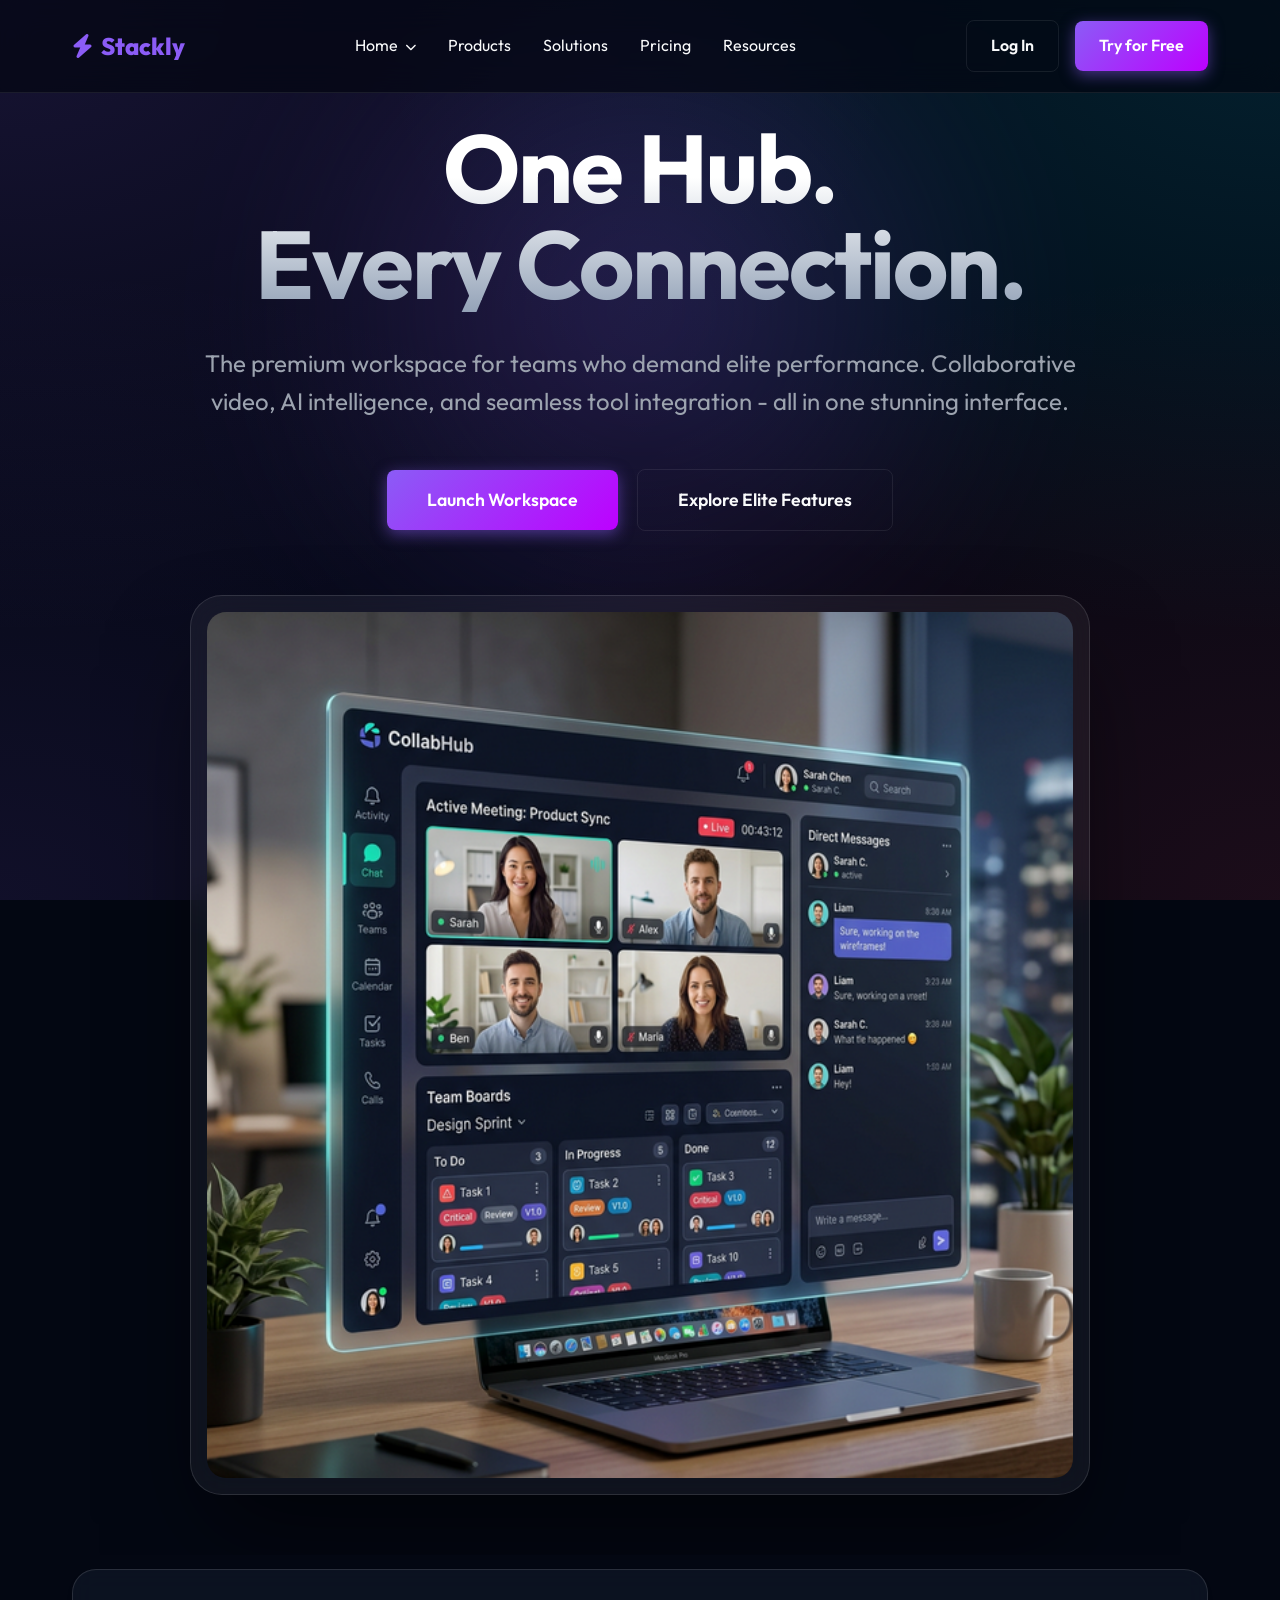
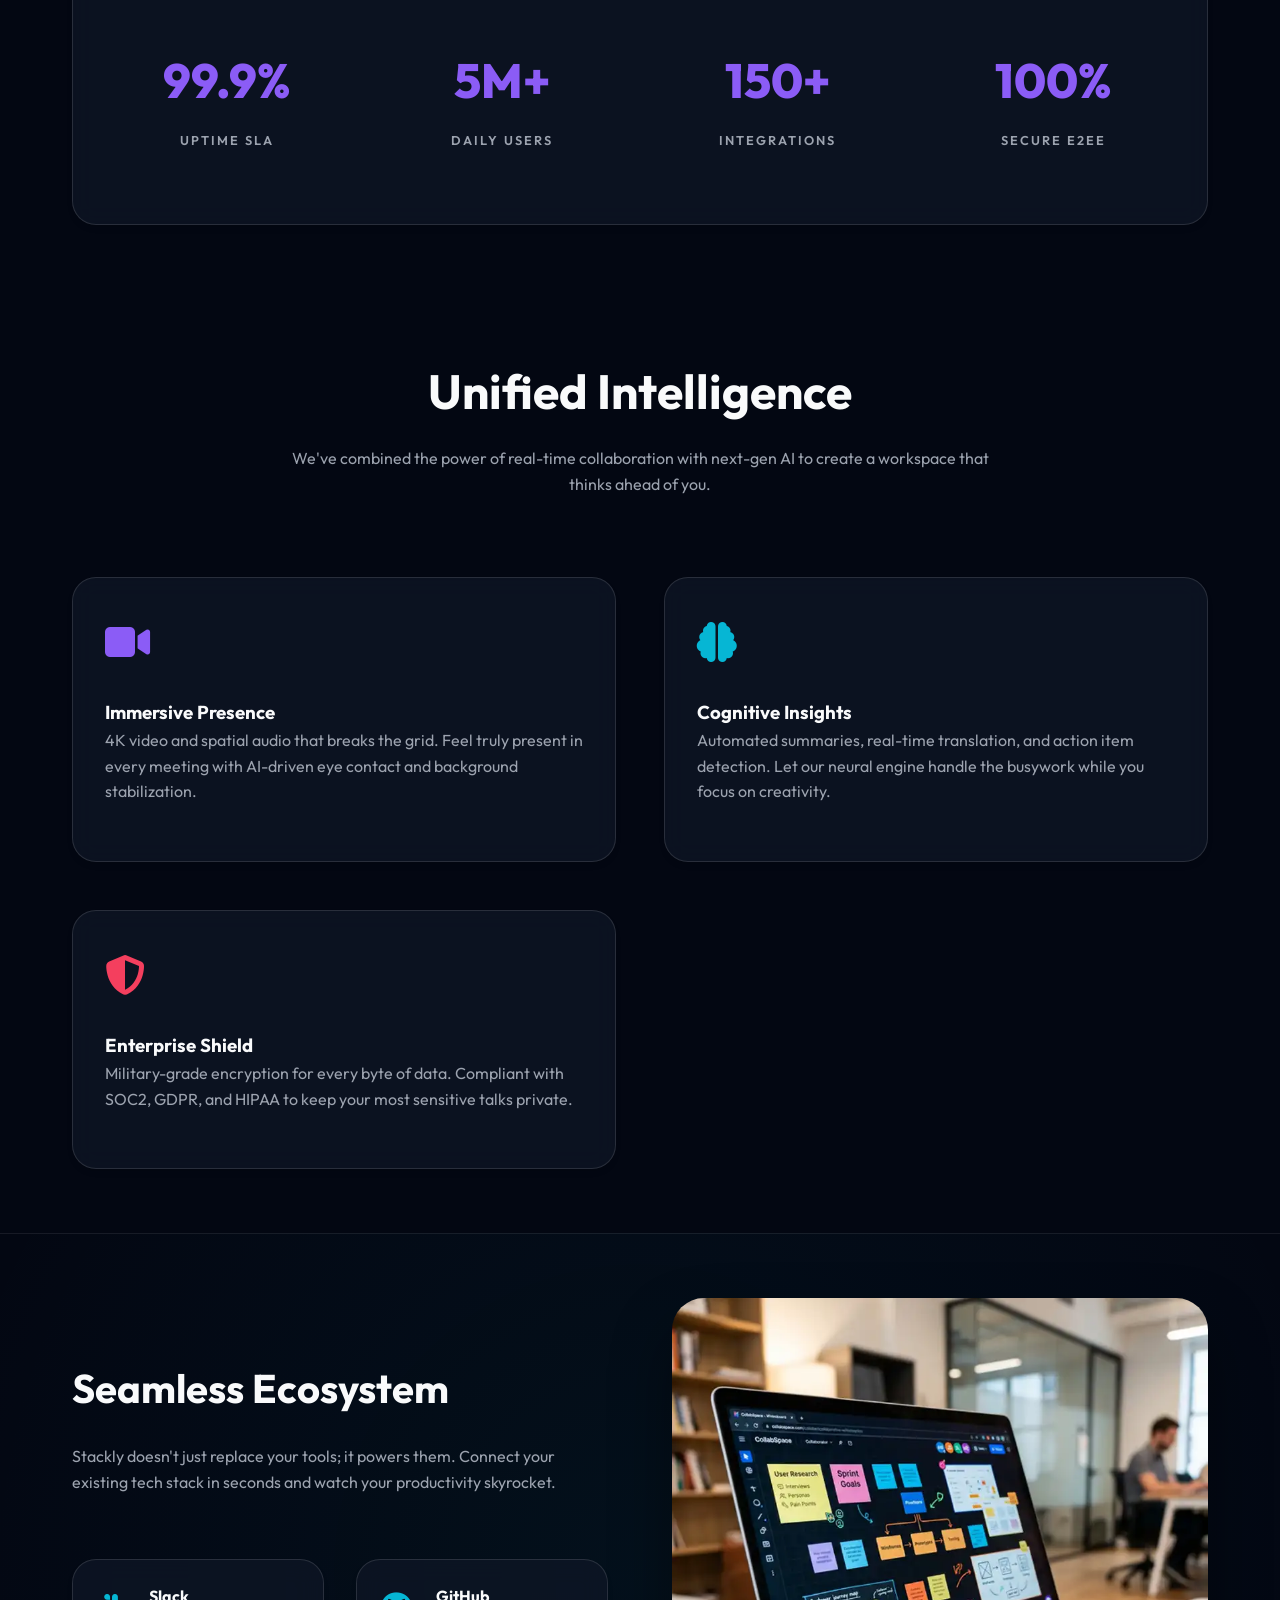
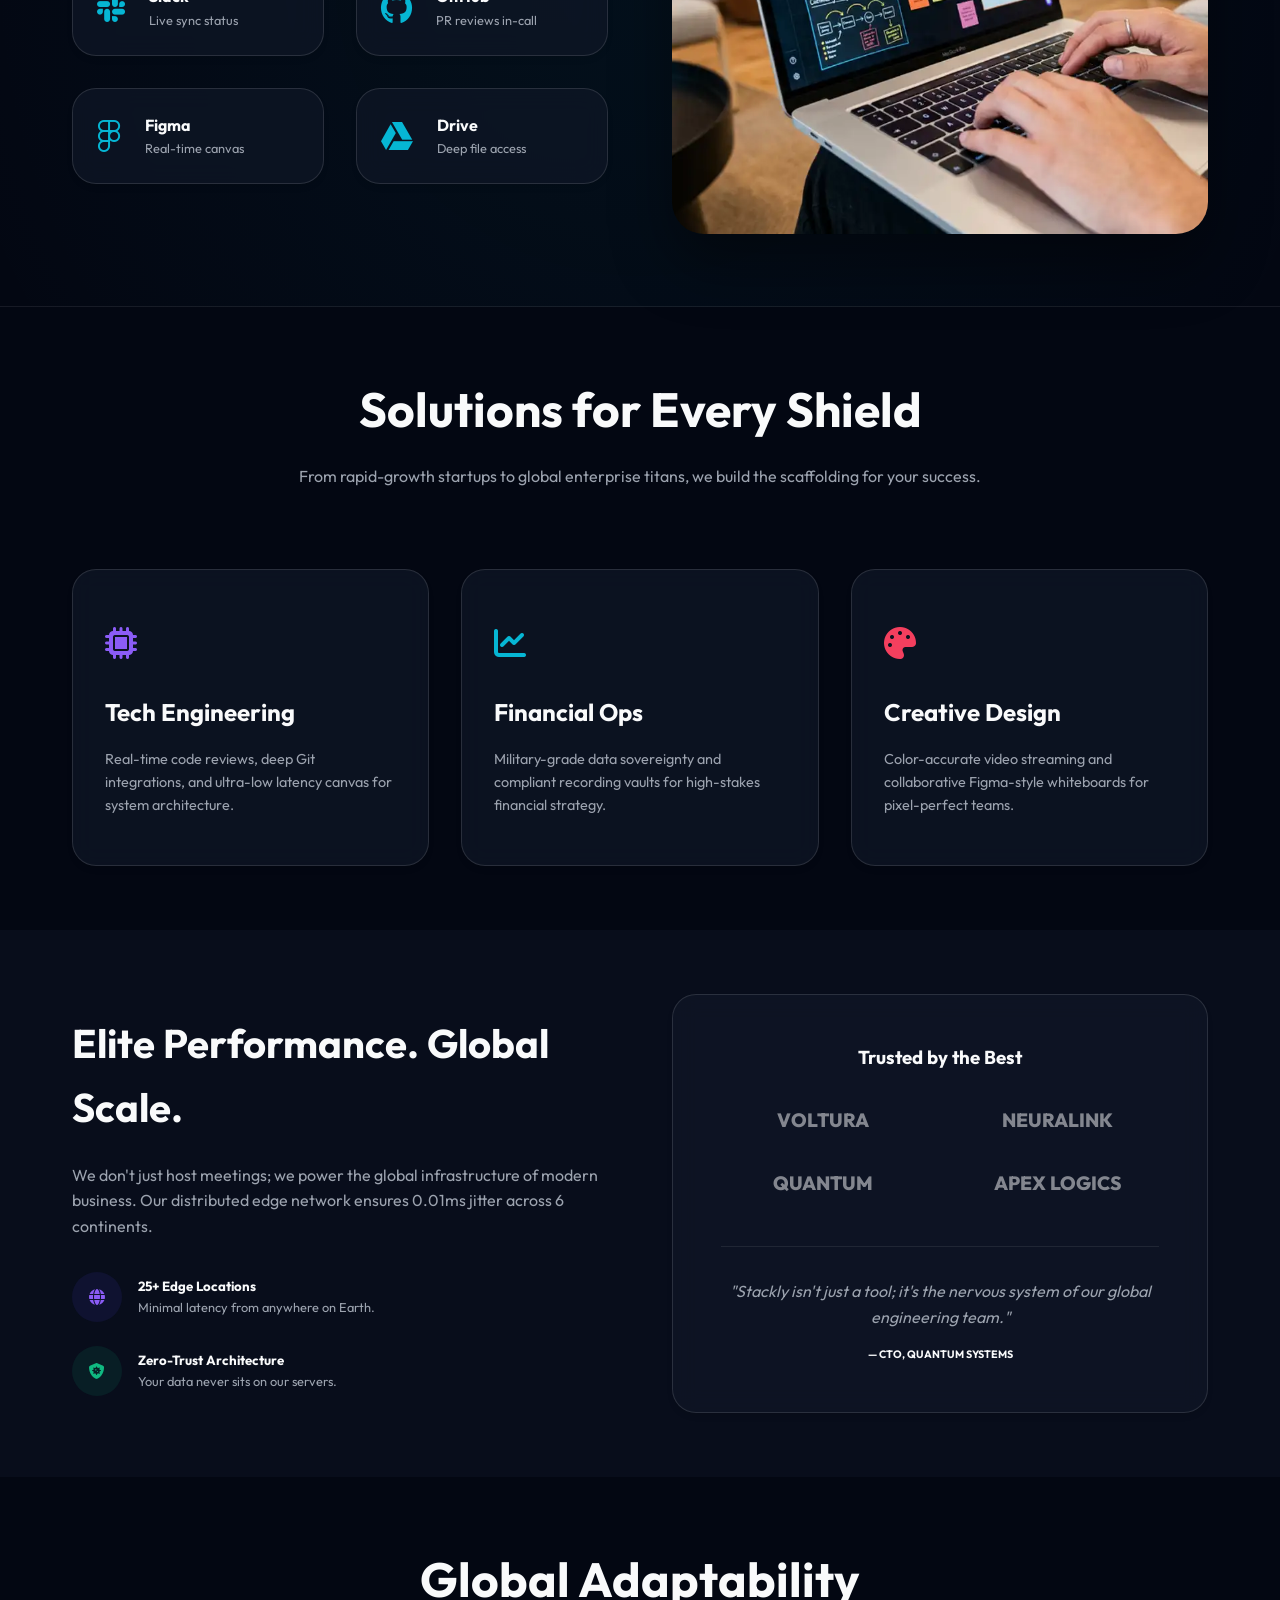
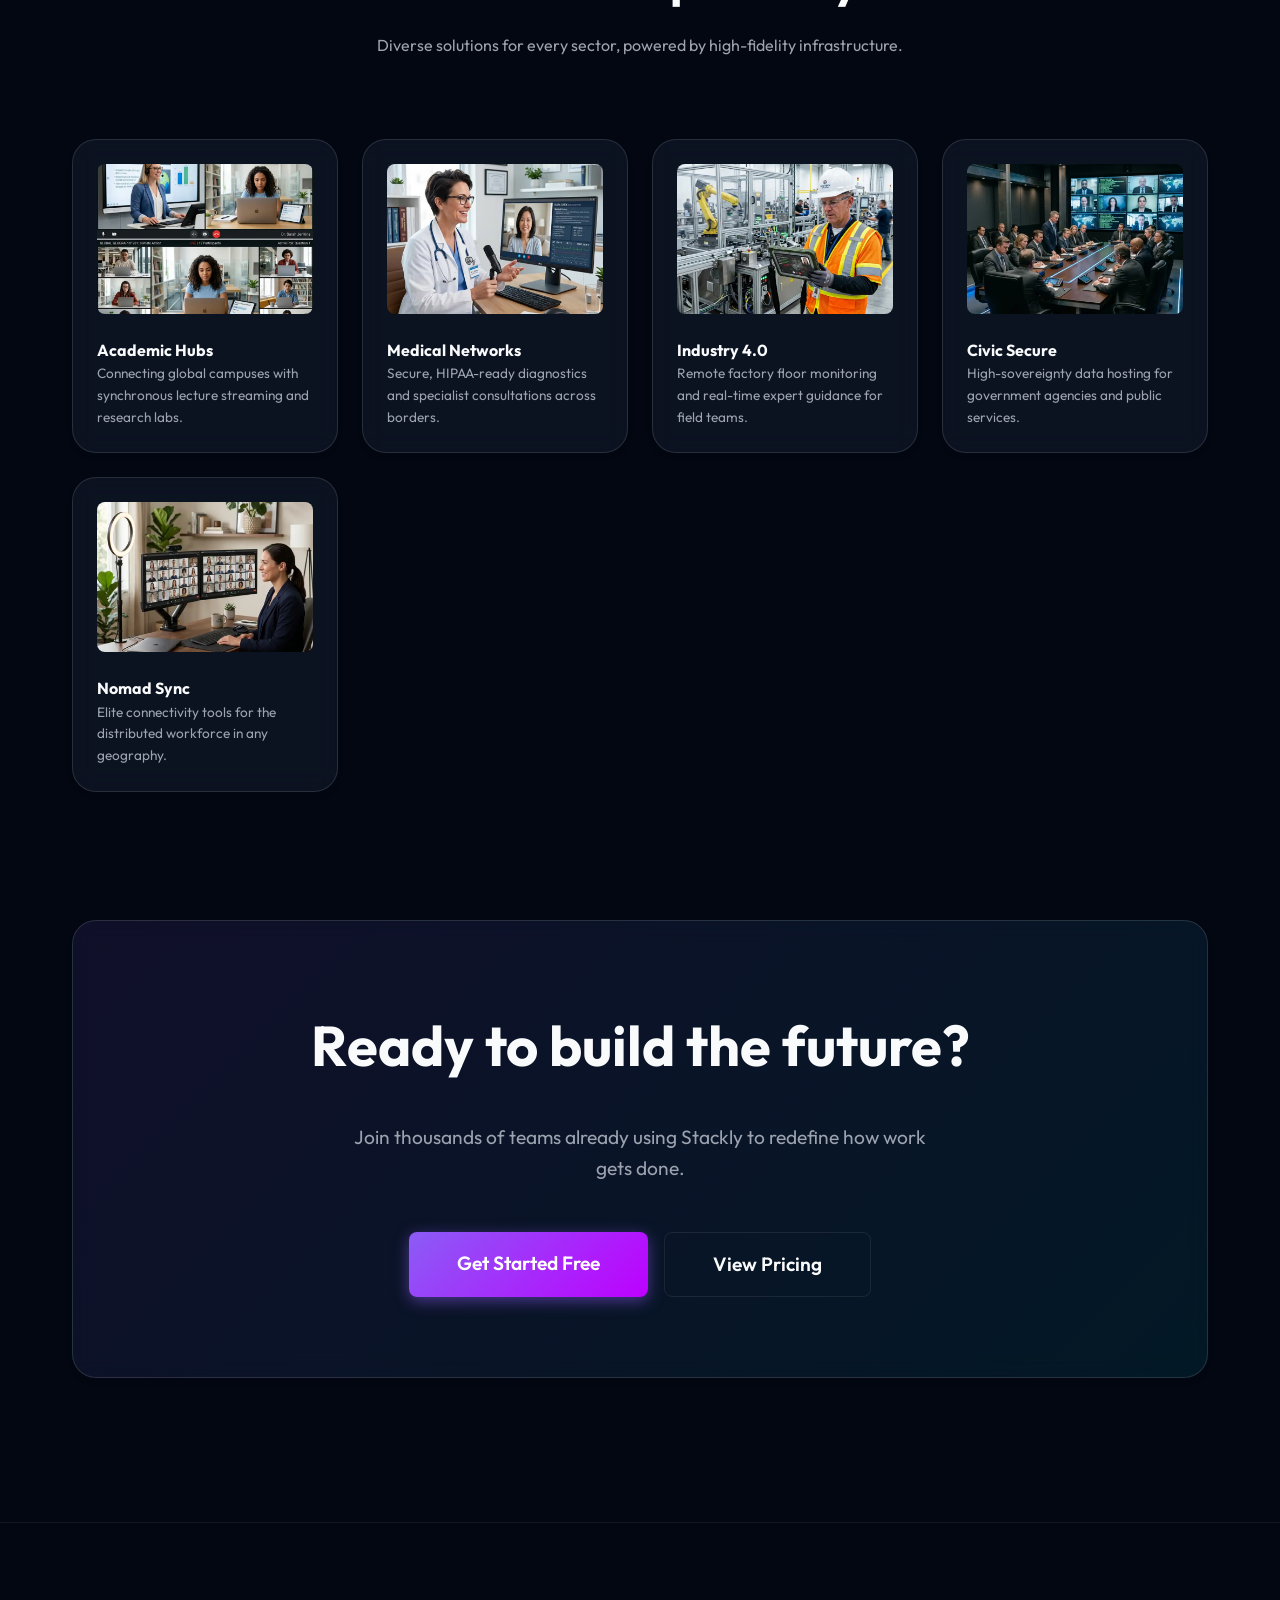
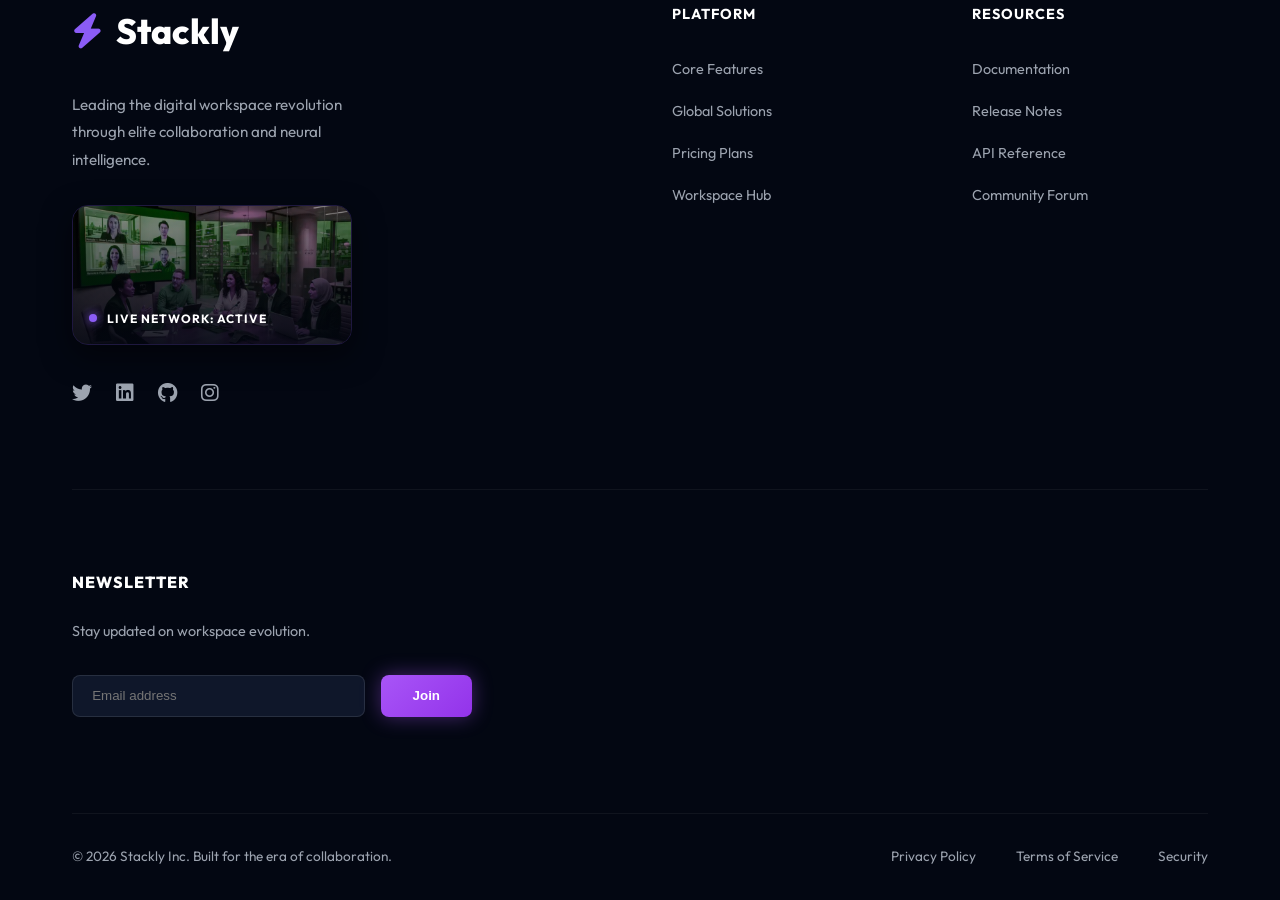
<file: index.html>
<!DOCTYPE html>
<html lang="en">

<head>
    <meta charset="UTF-8">
    <meta name="viewport" content="width=device-width, initial-scale=1.0">
    <title>Stackly | The Ultimate Team Workspace</title>
    <meta name="description"
        content="Stackly is a premium, AI-powered meeting and collaboration app designed for high-performance teams.">

    <!-- Google Fonts -->
    <link href="https://fonts.googleapis.com/css2?family=Outfit:wght@300;400;600;800&display=swap" rel="stylesheet">

    <!-- Font Awesome -->
    <link rel="stylesheet" href="https://cdnjs.cloudflare.com/ajax/libs/font-awesome/6.4.0/css/all.min.css">

    <!-- AOS CSS -->
    <link href="https://unpkg.com/aos@2.3.1/dist/aos.css" rel="stylesheet">

    <!-- Custom CSS -->
    <link rel="stylesheet" href="css/style.css">

    <style>
        /* Home Specific Premium Styles */
        .hero {
            min-height: 100vh;
            display: flex;
            align-items: center;
            justify-content: center;
            position: relative;
            padding: 120px 0 60px;
            overflow: hidden;
        }

        .hero::before {
            content: '';
            position: absolute;
            top: 20%;
            left: 50%;
            transform: translate(-50%, -50%);
            width: 800px;
            height: 800px;
            background: radial-gradient(circle, var(--primary-glow) 0%, transparent 70%);
            filter: blur(80px);
            z-index: -1;
            opacity: 0.5;
        }

        .hero-content {
            text-align: center;
            max-width: 900px;
            margin: 0 auto;
        }

        .hero-content h1 {
            font-size: clamp(3rem, 10vw, 6rem);
            line-height: 1;
            margin-bottom: 2rem;
            letter-spacing: -2px;
            background: linear-gradient(to bottom, #fff 30%, #94A3B8 100%);
            -webkit-background-clip: text;
            background-clip: text;
            -webkit-text-fill-color: transparent;
        }

        .hero-content p {
            font-size: clamp(1.1rem, 2vw, 1.5rem);
            color: var(--text-secondary);
            margin-bottom: 3rem;
            line-height: 1.6;
        }

        .hero-mockup {
            margin-top: 4rem;
            position: relative;
            max-width: 1000px;
            margin-left: auto;
            margin-right: auto;
            z-index: 1;
        }

        .mockup-container {
            background: rgba(255, 255, 255, 0.05);
            border: 1px solid var(--glass-border);
            border-radius: 2rem;
            padding: 1rem;
            backdrop-filter: blur(20px);
            box-shadow: 0 50px 100px -20px rgba(0, 0, 0, 0.6);
        }

        .mockup-img {
            width: 100%;
            border-radius: 1.2rem;
            display: block;
        }

        /* Stats Section */
        .stats-grid {
            display: grid;
            grid-template-columns: repeat(auto-fit, minmax(200px, 1fr));
            gap: 2rem;
            margin-top: -50px;
            position: relative;
            z-index: 2;
        }

        .stat-card {
            text-align: center;
            padding: 2.5rem;
        }

        .stat-number {
            font-size: 3rem;
            font-weight: 800;
            color: var(--primary);
            display: block;
            margin-bottom: 0.5rem;
        }

        .stat-label {
            color: var(--text-secondary);
            text-transform: uppercase;
            letter-spacing: 2px;
            font-size: 0.8rem;
            font-weight: 600;
        }

        /* Integration Section */
        .integration-section {
            background: radial-gradient(circle at center, rgba(6, 182, 212, 0.05), transparent);
            border-top: 1px solid var(--border);
            border-bottom: 1px solid var(--border);
        }

        .integration-grid {
            display: grid;
            grid-template-columns: repeat(auto-fit, minmax(250px, 1fr));
            gap: 2rem;
            margin-top: 4rem;
        }

        .integration-card {
            display: flex;
            align-items: center;
            gap: 1.5rem;
            padding: 1.5rem;
        }

        .integration-card i {
            font-size: 2rem;
            color: var(--secondary);
        }

        /* Preloader */
        .preloader {
            position: fixed;
            inset: 0;
            background: var(--background);
            display: flex;
            justify-content: center;
            align-items: center;
            z-index: 9999;
            transition: opacity 0.5s ease;
        }

        .loader-logo {
            font-size: 3rem;
            font-weight: 800;
            color: var(--primary);
            animation: pulse 1.5s infinite;
        }

        /* Responsive */
        @media (max-width: 768px) {
            .hero {
                padding-top: 100px;
            }
        }
    </style>
</head>

<body>

    <!-- Preloader -->
    <div class="preloader" id="preloader">
        <div class="loader-logo"><i class="fas fa-bolt"></i></div>
    </div>

    <!-- Navigation -->
    <nav class="navbar">
        <div class="container nav-container">
            <a href="index.html" class="logo">
                <i class="fas fa-bolt"></i> Stackly
            </a>

            <ul class="nav-links">
                <li class="nav-item-dropdown">
                    <a href="index.html">Home <i class="fas fa-chevron-down"
                            style="font-size: 0.7rem; margin-left: 0.2rem;"></i></a>
                    <div class="dropdown-menu">
                        <a href="index.html" class="dropdown-item"><i class="fas fa-home"></i> Home 1</a>
                        <a href="index2.html" class="dropdown-item"><i class="fas fa-microchip"></i> Home 2 (AI Hub)</a>
                    </div>
                </li>
                <li><a href="products.html">Products</a></li>
                <li><a href="solutions.html">Solutions</a></li>
                <li><a href="pricing.html">Pricing</a></li>
                <li><a href="resources.html">Resources</a></li>
            </ul>

            <div class="nav-cta">
                <a href="signin.html" class="btn btn-outline">Log In</a>
                <a href="dashboard.html" class="btn btn-primary">Try for Free</a>
                <div class="menu-toggle" id="mobile-menu">
                    <span></span>
                    <span></span>
                    <span></span>
                </div>
            </div>
        </div>
    </nav>

    <!-- Hero Section -->
    <section class="hero">
        <div class="container">
            <div class="hero-content" data-aos="fade-up">
                <h1>One Hub. <br> Every Connection.</h1>
                <p>The premium workspace for teams who demand elite performance. Collaborative video, AI intelligence,
                    and seamless tool integration - all in one stunning interface.</p>
                <div class="cta-btns">
                    <a href="dashboard.html" class="btn btn-primary"
                        style="padding: 1rem 2.5rem; font-size: 1.1rem;">Launch Workspace</a>
                    <a href="products.html" class="btn btn-outline"
                        style="padding: 1rem 2.5rem; font-size: 1.1rem; margin-left: 1rem;">Explore Elite Features</a>
                </div>
            </div>

            <div class="hero-mockup" data-aos="fade-up" data-aos-delay="200">
                <div class="mockup-container">
                    <img src="assets/hero-main.png" alt="Stackly Workspace Dashboard" class="mockup-img">
                </div>
            </div>
        </div>
    </section>

    <!-- Stats Section -->
    <section class="section-padding">
        <div class="container">
            <div class="glass-card stats-grid" data-aos="fade-up">
                <div class="stat-card">
                    <span class="stat-number">99.9%</span>
                    <span class="stat-label">Uptime SLA</span>
                </div>
                <div class="stat-card">
                    <span class="stat-number">5M+</span>
                    <span class="stat-label">Daily Users</span>
                </div>
                <div class="stat-card">
                    <span class="stat-number">150+</span>
                    <span class="stat-label">Integrations</span>
                </div>
                <div class="stat-card">
                    <span class="stat-number">100%</span>
                    <span class="stat-label">Secure E2EE</span>
                </div>
            </div>
        </div>
    </section>

    <!-- Unified Experience Section (Merging the two homepages) -->
    <section class="section-padding">
        <div class="container">
            <div style="text-align: center; margin-bottom: 5rem;" data-aos="fade-up">
                <h2 style="font-size: 3rem; margin-bottom: 1rem;">Unified Intelligence</h2>
                <p style="color: var(--text-secondary); max-width: 700px; margin: 0 auto;">We've combined the power of
                    real-time collaboration with next-gen AI to create a workspace that thinks ahead of you.</p>
            </div>

            <div style="display: grid; grid-template-columns: repeat(auto-fit, minmax(350px, 1fr)); gap: 3rem;">
                <!-- Feature 1: Presence -->
                <div class="glass-card" data-aos="fade-up" data-aos-delay="100">
                    <div style="color: var(--primary); font-size: 2.5rem; margin-bottom: 1.5rem;"><i
                            class="fas fa-video"></i></div>
                    <h3>Immersive Presence</h3>
                    <p style="color: var(--text-secondary); margin-bottom: 1.5rem;">4K video and spatial audio that
                        breaks the grid. Feel truly present in every meeting with AI-driven eye contact and background
                        stabilization.</p>
                </div>

                <!-- Feature 2: AI Insights -->
                <div class="glass-card" data-aos="fade-up" data-aos-delay="200">
                    <div style="color: var(--secondary); font-size: 2.5rem; margin-bottom: 1.5rem;"><i
                            class="fas fa-brain"></i></div>
                    <h3>Cognitive Insights</h3>
                    <p style="color: var(--text-secondary); margin-bottom: 1.5rem;">Automated summaries, real-time
                        translation, and action item detection. Let our neural engine handle the busywork while you
                        focus on creativity.</p>
                </div>

                <!-- Feature 3: Secure Shield -->
                <div class="glass-card" data-aos="fade-up" data-aos-delay="300">
                    <div style="color: var(--accent); font-size: 2.5rem; margin-bottom: 1.5rem;"><i
                            class="fas fa-shield-halved"></i></div>
                    <h3>Enterprise Shield</h3>
                    <p style="color: var(--text-secondary); margin-bottom: 1.5rem;">Military-grade encryption for every
                        byte of data. Compliant with SOC2, GDPR, and HIPAA to keep your most sensitive talks private.
                    </p>
                </div>
            </div>
        </div>
    </section>

    <!-- Integration Highlight -->
    <section class="section-padding integration-section">
        <div class="container">
            <div
                style="display: grid; grid-template-columns: repeat(auto-fit, minmax(300px, 1fr)); gap: 4rem; align-items: center;">
                <div data-aos="fade-right">
                    <h2 style="font-size: 2.5rem; margin-bottom: 1.5rem;">Seamless Ecosystem</h2>
                    <p style="color: var(--text-secondary); margin-bottom: 2rem;">Stackly doesn't just replace your
                        tools; it powers them. Connect your existing tech stack in seconds and watch your productivity
                        skyrocket.</p>
                    <div class="integration-grid">
                        <div class="glass-card integration-card">
                            <i class="fab fa-slack"></i>
                            <div>
                                <h4>Slack</h4>
                                <p style="font-size: 0.8rem; color: var(--text-secondary);">Live sync status</p>
                            </div>
                        </div>
                        <div class="glass-card integration-card">
                            <i class="fab fa-github"></i>
                            <div>
                                <h4>GitHub</h4>
                                <p style="font-size: 0.8rem; color: var(--text-secondary);">PR reviews in-call</p>
                            </div>
                        </div>
                        <div class="glass-card integration-card">
                            <i class="fab fa-figma"></i>
                            <div>
                                <h4>Figma</h4>
                                <p style="font-size: 0.8rem; color: var(--text-secondary);">Real-time canvas</p>
                            </div>
                        </div>
                        <div class="glass-card integration-card">
                            <i class="fab fa-google-drive"></i>
                            <div>
                                <h4>Drive</h4>
                                <p style="font-size: 0.8rem; color: var(--text-secondary);">Deep file access</p>
                            </div>
                        </div>
                    </div>
                </div>
                <div data-aos="zoom-in">
                    <img src="assets/canvas.webp" alt="Integration Hub"
                        style="width: 100%; border-radius: 2rem; box-shadow: 0 30px 60px rgba(0,0,0,0.4);">
                </div>
            </div>
        </div>
    </section>

    <!-- Tailored Frameworks Section -->
    <section class="section-padding">
        <div class="container">
            <div style="text-align: center; margin-bottom: 5rem;" data-aos="fade-up">
                <h2 style="font-size: 3rem; margin-bottom: 1rem;">Solutions for Every Shield</h2>
                <p style="color: var(--text-secondary); max-width: 700px; margin: 0 auto;">From rapid-growth startups to
                    global enterprise titans, we build the scaffolding for your success.</p>
            </div>

            <div style="display: grid; grid-template-columns: repeat(auto-fit, minmax(280px, 1fr)); gap: 2rem;">
                <!-- Workflow 1 -->
                <div class="glass-card" style="padding: 3rem 2rem;" data-aos="fade-up">
                    <div style="font-size: 2rem; color: var(--primary); margin-bottom: 1.5rem;"><i
                            class="fas fa-microchip"></i></div>
                    <h4 style="font-size: 1.5rem; margin-bottom: 1rem;">Tech Engineering</h4>
                    <p style="color: var(--text-secondary); font-size: 0.9rem;">Real-time code reviews, deep Git
                        integrations, and ultra-low latency canvas for system architecture.</p>
                </div>
                <!-- Workflow 2 -->
                <div class="glass-card" style="padding: 3rem 2rem;" data-aos="fade-up" data-aos-delay="100">
                    <div style="font-size: 2rem; color: var(--secondary); margin-bottom: 1.5rem;"><i
                            class="fas fa-chart-line"></i></div>
                    <h4 style="font-size: 1.5rem; margin-bottom: 1rem;">Financial Ops</h4>
                    <p style="color: var(--text-secondary); font-size: 0.9rem;">Military-grade data sovereignty and
                        compliant recording vaults for high-stakes financial strategy.</p>
                </div>
                <!-- Workflow 3 -->
                <div class="glass-card" style="padding: 3rem 2rem;" data-aos="fade-up" data-aos-delay="200">
                    <div style="font-size: 2rem; color: var(--accent); margin-bottom: 1.5rem;"><i
                            class="fas fa-palette"></i></div>
                    <h4 style="font-size: 1.5rem; margin-bottom: 1rem;">Creative Design</h4>
                    <p style="color: var(--text-secondary); font-size: 0.9rem;">Color-accurate video streaming and
                        collaborative Figma-style whiteboards for pixel-perfect teams.</p>
                </div>
            </div>
        </div>
    </section>

    <!-- Performance Metrics / Global Infrastructure -->
    <section class="section-padding" style="background: rgba(15, 23, 42, 0.4);">
        <div class="container">
            <div
                style="display: grid; grid-template-columns: repeat(auto-fit, minmax(300px, 1fr)); gap: 4rem; align-items: center;">
                <div data-aos="fade-right">
                    <h2 style="font-size: 2.5rem; margin-bottom: 1.5rem;">Elite Performance. Global Scale.</h2>
                    <p style="color: var(--text-secondary); margin-bottom: 2rem;">We don't just host meetings; we power
                        the global infrastructure of modern business. Our distributed edge network ensures 0.01ms jitter
                        across 6 continents.</p>
                    <div style="display: flex; flex-direction: column; gap: 1.5rem;">
                        <div style="display: flex; align-items: center; gap: 1rem;">
                            <div
                                style="width: 50px; height: 50px; border-radius: 50%; background: rgba(79, 70, 229, 0.1); display: flex; align-items: center; justify-content: center; color: var(--primary);">
                                <i class="fas fa-globe"></i>
                            </div>
                            <div>
                                <h5 style="margin: 0;">25+ Edge Locations</h5>
                                <p style="margin: 0; font-size: 0.8rem; color: var(--text-secondary);">Minimal latency
                                    from anywhere on Earth.</p>
                            </div>
                        </div>
                        <div style="display: flex; align-items: center; gap: 1rem;">
                            <div
                                style="width: 50px; height: 50px; border-radius: 50%; background: rgba(16, 185, 129, 0.1); display: flex; align-items: center; justify-content: center; color: #10B981;">
                                <i class="fas fa-shield-virus"></i>
                            </div>
                            <div>
                                <h5 style="margin: 0;">Zero-Trust Architecture</h5>
                                <p style="margin: 0; font-size: 0.8rem; color: var(--text-secondary);">Your data never
                                    sits on our servers.</p>
                            </div>
                        </div>
                    </div>
                </div>
                <div class="glass-card" style="padding: 3rem; text-align: center;" data-aos="zoom-in">
                    <h3 style="margin-bottom: 2rem;">Trusted by the Best</h3>
                    <div style="display: grid; grid-template-columns: repeat(2, 1fr); gap: 2rem; opacity: 0.5;">
                        <span style="font-weight: 800; font-size: 1.2rem;">VOLTURA</span>
                        <span style="font-weight: 800; font-size: 1.2rem;">NEURALINK</span>
                        <span style="font-weight: 800; font-size: 1.2rem;">QUANTUM</span>
                        <span style="font-weight: 800; font-size: 1.2rem;">APEX LOGICS</span>
                    </div>
                    <div style="margin-top: 3rem; padding-top: 2rem; border-top: 1px solid var(--border);">
                        <p style="font-style: italic; color: var(--text-secondary);">"Stackly isn't just a tool; it's
                            the nervous system of our global engineering team."</p>
                        <h6 style="margin-top: 1rem;">— CTO, QUANTUM SYSTEMS</h6>
                    </div>
                </div>
            </div>
        </div>
    </section>

    <!-- Global Enterprise Use Cases -->
    <section class="section-padding">
        <div class="container">
            <div style="text-align: center; margin-bottom: 5rem;" data-aos="fade-up">
                <h2 style="font-size: 3rem; margin-bottom: 1rem;">Global Adaptability</h2>
                <p style="color: var(--text-secondary); max-width: 700px; margin: 0 auto;">Diverse solutions for every
                    sector, powered by high-fidelity infrastructure.</p>
            </div>

            <div style="display: grid; grid-template-columns: repeat(auto-fit, minmax(220px, 1fr)); gap: 1.5rem;">
                <!-- Case 1 -->
                <div class="glass-card" data-aos="fade-up" style="padding: 1.5rem;">
                    <img src="assets/education.webp" alt="Global Universities"
                        style="width: 100%; height: 150px; object-fit: cover; border-radius: 0.5rem; margin-bottom: 1rem;">
                    <h4>Academic Hubs</h4>
                    <p style="font-size: 0.85rem; color: var(--text-secondary);">Connecting global campuses with
                        synchronous lecture streaming and research labs.</p>
                </div>
                <!-- Case 2 -->
                <div class="glass-card" data-aos="fade-up" data-aos-delay="100" style="padding: 1.5rem;">
                    <img src="assets/medical.webp" alt="Telehealth"
                        style="width: 100%; height: 150px; object-fit: cover; border-radius: 0.5rem; margin-bottom: 1rem;">
                    <h4>Medical Networks</h4>
                    <p style="font-size: 0.85rem; color: var(--text-secondary);">Secure, HIPAA-ready diagnostics and
                        specialist consultations across borders.</p>
                </div>
                <!-- Case 3 -->
                <div class="glass-card" data-aos="fade-up" data-aos-delay="200" style="padding: 1.5rem;">
                    <img src="assets/frontline.webp" alt="Manufacturing"
                        style="width: 100%; height: 150px; object-fit: cover; border-radius: 0.5rem; margin-bottom: 1rem;">
                    <h4>Industry 4.0</h4>
                    <p style="font-size: 0.85rem; color: var(--text-secondary);">Remote factory floor monitoring and
                        real-time expert guidance for field teams.</p>
                </div>
                <!-- Case 4 -->
                <div class="glass-card" data-aos="fade-up" data-aos-delay="300" style="padding: 1.5rem;">
                    <img src="assets/gov.webp" alt="Public Sector"
                        style="width: 100%; height: 150px; object-fit: cover; border-radius: 0.5rem; margin-bottom: 1rem;">
                    <h4>Civic Secure</h4>
                    <p style="font-size: 0.85rem; color: var(--text-secondary);">High-sovereignty data hosting for
                        government agencies and public services.</p>
                </div>
                <!-- Case 5 -->
                <div class="glass-card" data-aos="fade-up" data-aos-delay="400" style="padding: 1.5rem;">
                    <img src="assets/workspace.webp" alt="Digital Nomads"
                        style="width: 100%; height: 150px; object-fit: cover; border-radius: 0.5rem; margin-bottom: 1rem;">
                    <h4>Nomad Sync</h4>
                    <p style="font-size: 0.85rem; color: var(--text-secondary);">Elite connectivity tools for the
                        distributed workforce in any geography.</p>
                </div>
            </div>
        </div>
    </section>

    <!-- CTAs Section -->
    <section class="section-padding" style="text-align: center;">
        <div class="container">
            <div class="glass-card"
                style="padding: 5rem 2rem; background: linear-gradient(135deg, rgba(139, 92, 246, 0.1), rgba(6, 182, 212, 0.1));"
                data-aos="zoom-in">
                <h2 style="font-size: 3.5rem; margin-bottom: 2rem;">Ready to build the future?</h2>
                <p style="color: var(--text-secondary); max-width: 600px; margin: 0 auto 3rem; font-size: 1.2rem;">Join
                    thousands of teams already using Stackly to redefine how work gets done.</p>
                <div style="display: flex; gap: 1rem; justify-content: center; flex-wrap: wrap;">
                    <a href="dashboard.html" class="btn btn-primary" style="padding: 1rem 3rem; font-size: 1.2rem;">Get
                        Started Free</a>
                    <a href="pricing.html" class="btn btn-outline" style="padding: 1rem 3rem; font-size: 1.2rem;">View
                        Pricing</a>
                </div>
            </div>
        </div>
    </section>

    <!-- Unified Ultra-Premium Footer -->
    <footer
        style="background: #030712; padding: 5rem 0 2rem 0; border-top: 1px solid rgba(255,255,255,0.05); color: #9ca3af; margin-top: 5rem;">
        <div class="container">
            <div
                style="display: grid; grid-template-columns: repeat(auto-fit, minmax(200px, 1fr)); gap: 4rem; margin-bottom: 5rem;">
                <div style="grid-column: span 2;">
                    <div class="logo"
                        style="margin-bottom: 2rem; font-size: 2.2rem; color: #fff; font-weight: 800; display: flex; align-items: center; gap: 0.8rem;">
                        <i class="fas fa-bolt" style="color: #8b5cf6;"></i> Stackly
                    </div>
                    <p style="max-width: 320px; line-height: 1.8; margin-bottom: 2rem; font-size: 0.95rem;">
                        Leading the digital workspace revolution through elite collaboration and neural intelligence.
                    </p>
                    <!-- Interactive Related Image Visual -->
                    <div class="footer-visual-container"
                        style="position: relative; width: 280px; height: 140px; border-radius: 1rem; overflow: hidden; margin-top: 1.5rem; cursor: pointer; border: 1px solid rgba(139, 92, 246, 0.2); box-shadow: 0 10px 30px rgba(0,0,0,0.5); margin-bottom: 2rem;">
                        <img src="assets/grid.webp" alt="Global Connectivity"
                            style="width: 100%; height: 100%; object-fit: cover; filter: brightness(0.6) hue-rotate(270deg); transition: 0.5s transform cubic-bezier(0.175, 0.885, 0.32, 1.275);">
                        <div
                            style="position: absolute; inset: 0; background: linear-gradient(0deg, rgba(3, 7, 18, 0.8) 0%, transparent 100%);">
                        </div>
                        <div
                            style="position: absolute; bottom: 1rem; left: 1rem; display: flex; align-items: center; gap: 0.6rem;">
                            <div
                                style="width: 8px; height: 8px; background: #8b5cf6; border-radius: 50%; box-shadow: 0 0 10px #8b5cf6; animation: footerVisualPulse 2s infinite;">
                            </div>
                            <span
                                style="font-size: 0.75rem; color: #fff; font-weight: 700; text-transform: uppercase; letter-spacing: 1px;">Live
                                Network: Active</span>
                        </div>
                    </div>
                    <div style="display: flex; gap: 1.5rem; font-size: 1.25rem;">
                        <a href="#" style="color: inherit; transition: 0.3s;"><i class="fab fa-twitter"></i></a>
                        <a href="#" style="color: inherit; transition: 0.3s;"><i class="fab fa-linkedin"></i></a>
                        <a href="#" style="color: inherit; transition: 0.3s;"><i class="fab fa-github"></i></a>
                        <a href="#" style="color: inherit; transition: 0.3s;"><i class="fab fa-instagram"></i></a>
                    </div>
                    <style>
                        .footer-visual-container:hover img {
                            transform: scale(1.15) rotate(2deg);
                            filter: brightness(0.8) hue-rotate(290deg);
                        }

                        @keyframes footerVisualPulse {
                            0% {
                                opacity: 1;
                                transform: scale(1);
                            }

                            50% {
                                opacity: 0.4;
                                transform: scale(1.2);
                            }

                            100% {
                                opacity: 1;
                                transform: scale(1);
                            }
                        }
                    </style>
                </div>

                <div>
                    <h4
                        style="color: #fff; margin-bottom: 2rem; text-transform: uppercase; font-size: 0.9rem; letter-spacing: 1px; font-weight: 700;">
                        Platform</h4>
                    <ul
                        style="list-style: none; padding: 0; display: flex; flex-direction: column; gap: 1.2rem; font-size: 0.9rem;">
                        <li><a href="products.html"
                                style="color: inherit; text-decoration: none; transition: 0.3s;">Core Features</a></li>
                        <li><a href="solutions.html"
                                style="color: inherit; text-decoration: none; transition: 0.3s;">Global Solutions</a>
                        </li>
                        <li><a href="pricing.html"
                                style="color: inherit; text-decoration: none; transition: 0.3s;">Pricing Plans</a></li>
                        <li><a href="dashboard.html"
                                style="color: inherit; text-decoration: none; transition: 0.3s;">Workspace Hub</a></li>
                    </ul>
                </div>

                <div>
                    <h4
                        style="color: #fff; margin-bottom: 2rem; text-transform: uppercase; font-size: 0.9rem; letter-spacing: 1px; font-weight: 700;">
                        Resources</h4>
                    <ul
                        style="list-style: none; padding: 0; display: flex; flex-direction: column; gap: 1.2rem; font-size: 0.9rem;">
                        <li><a href="resources.html"
                                style="color: inherit; text-decoration: none; transition: 0.3s;">Documentation</a></li>
                        <li><a href="resources.html"
                                style="color: inherit; text-decoration: none; transition: 0.3s;">Release Notes</a></li>
                        <li><a href="resources.html"
                                style="color: inherit; text-decoration: none; transition: 0.3s;">API Reference</a></li>
                        <li><a href="resources.html"
                                style="color: inherit; text-decoration: none; transition: 0.3s;">Community Forum</a>
                        </li>
                    </ul>
                </div>
            </div>

            <!-- Optimized Newsletter Integration -->
            <div style="padding-top: 5rem; border-top: 1px solid rgba(255,255,255,0.05);">
                <h4
                    style="color: #fff; margin-bottom: 1.5rem; text-transform: uppercase; font-size: 1rem; letter-spacing: 1px; font-weight: 800;">
                    Newsletter</h4>
                <p style="margin-bottom: 2rem; font-size: 0.9rem;">Stay updated on workspace evolution.</p>
                <div style="display: flex; gap: 1rem; max-width: 400px; flex-wrap: wrap;">
                    <input type="email" placeholder="Email address"
                        style="flex: 1; background: #0f172a; border: 1px solid rgba(255,255,255,0.1); padding: 0.8rem 1.2rem; border-radius: 0.5rem; color: #fff; outline: none; min-width: 200px;">
                    <button
                        style="background: linear-gradient(135deg, #a855f7, #9333ea); border: none; padding: 0.8rem 2rem; border-radius: 0.5rem; color: #fff; font-weight: 700; cursor: pointer; box-shadow: 0 0 20px rgba(168, 85, 247, 0.4); transition: 0.3s;">Join</button>
                </div>
            </div>

            <!-- Elite Bottom Bar -->
            <div
                style="margin-top: 6rem; padding-top: 2rem; border-top: 1px solid rgba(255,255,255,0.05); display: flex; justify-content: space-between; align-items: center; flex-wrap: wrap; gap: 2rem; font-size: 0.85rem;">
                <div>&copy; 2026 Stackly Inc. Built for the era of collaboration.</div>
                <div style="display: flex; gap: 2.5rem;">
                    <a href="#" style="color: inherit; text-decoration: none; transition: 0.3s;">Privacy Policy</a>
                    <a href="#" style="color: inherit; text-decoration: none; transition: 0.3s;">Terms of Service</a>
                    <a href="#" style="color: inherit; text-decoration: none; transition: 0.3s;">Security</a>
                </div>
            </div>
        </div>
    </footer>

    <!-- Scripts -->
    <script src="https://unpkg.com/aos@2.3.1/dist/aos.js"></script>
    <script src="js/main.js"></script>
    <script>
        AOS.init({
            duration: 1000,
            once: true,
            offset: 100
        });
    </script>
</body>

</html>
</file>
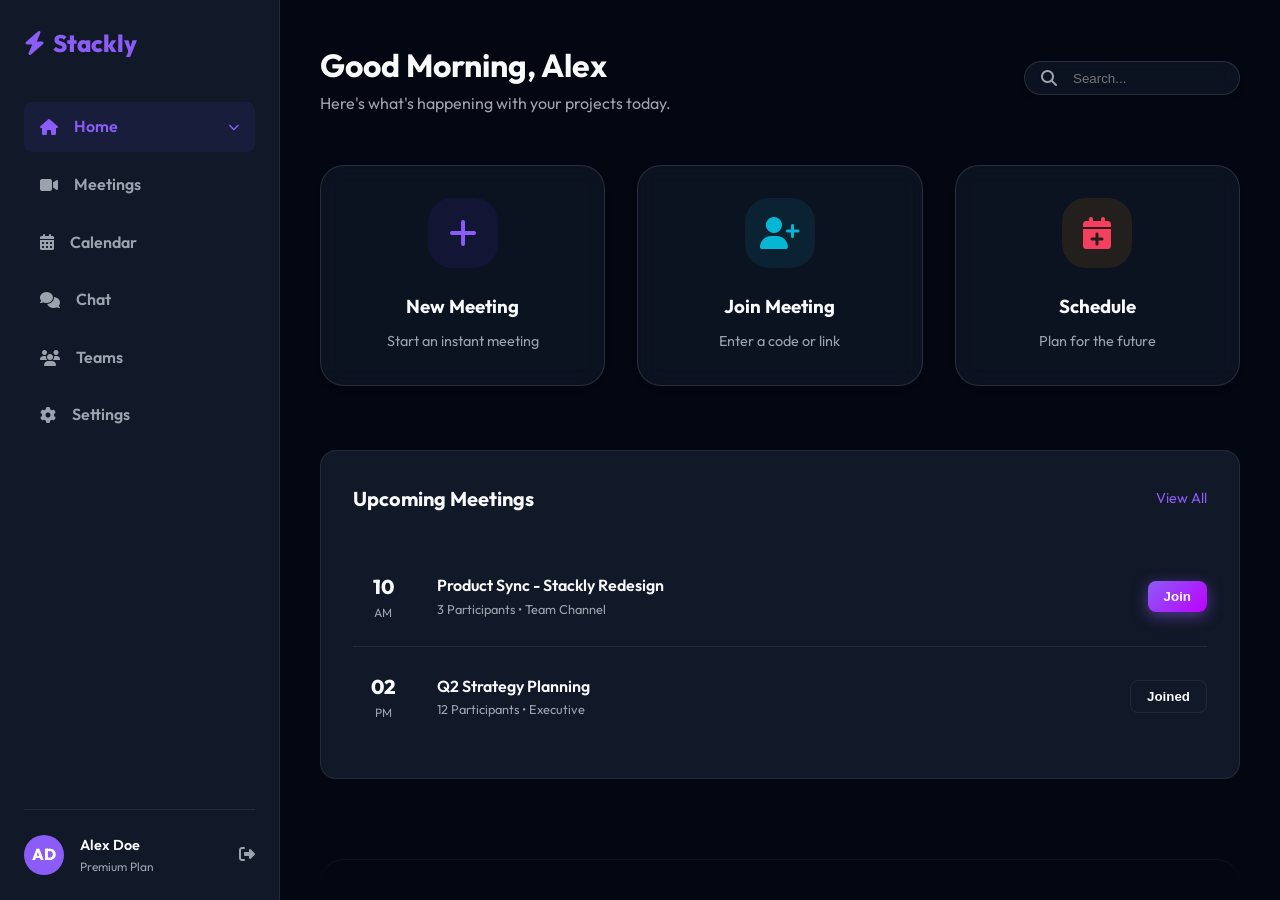
<file: dashboard.html>
<!DOCTYPE html>
<html lang="en">

<head>
    <meta charset="UTF-8">
    <meta name="viewport" content="width=device-width, initial-scale=1.0">
    <title>Dashboard | Stackly</title>
    <link href="https://fonts.googleapis.com/css2?family=Outfit:wght@300;400;600;800&display=swap" rel="stylesheet">
    <link rel="stylesheet" href="https://cdnjs.cloudflare.com/ajax/libs/font-awesome/6.4.0/css/all.min.css">
    <link rel="stylesheet" href="css/style.css">
    <style>
        body {
            overflow: hidden;
            display: flex;
            height: 100vh;
        }

        /* Sidebar */
        .sidebar {
            width: 280px;
            background: var(--surface);
            border-right: 1px solid var(--border);
            display: flex;
            flex-direction: column;
            padding: 1.5rem;
            transition: all 0.3s ease;
        }

        .sidebar-header {
            margin-bottom: 2.5rem;
        }

        .sidebar-nav {
            flex: 1;
            display: flex;
            flex-direction: column;
            gap: 0.5rem;
        }

        .nav-item {
            display: flex;
            align-items: center;
            gap: 1rem;
            padding: 0.75rem 1rem;
            border-radius: 0.5rem;
            color: var(--text-secondary);
            font-weight: 600;
            transition: all 0.2s ease;
        }

        .nav-item:hover,
        .nav-item.active {
            background: rgba(79, 70, 229, 0.1);
            color: var(--primary);
        }

        .sidebar-footer {
            border-top: 1px solid var(--border);
            padding-top: 1.5rem;
            display: flex;
            align-items: center;
            gap: 1rem;
        }

        .user-avatar {
            width: 40px;
            height: 40px;
            border-radius: 50%;
            background: var(--primary);
            display: flex;
            align-items: center;
            justify-content: center;
            color: white;
            font-weight: 800;
        }

        /* Main Content */
        .main-content {
            flex: 1;
            padding: 2.5rem;
            background: var(--background);
            overflow-y: auto;
        }

        .dashboard-header {
            display: flex;
            justify-content: space-between;
            align-items: center;
            margin-bottom: 3rem;
        }

        .action-grid {
            display: grid;
            grid-template-columns: repeat(auto-fit, minmax(280px, 1fr));
            gap: 2rem;
            margin-bottom: 4rem;
        }

        .action-card {
            padding: 2rem;
            text-align: center;
            cursor: pointer;
            transition: all 0.3s ease;
        }

        .action-card:hover {
            border-color: var(--primary);
            transform: translateY(-5px);
        }

        .action-icon {
            width: 70px;
            height: 70px;
            background: rgba(79, 70, 229, 0.1);
            color: var(--primary);
            border-radius: 1.5rem;
            display: flex;
            align-items: center;
            justify-content: center;
            font-size: 2rem;
            margin: 0 auto 1.5rem;
        }

        .upcoming-meetings {
            background: var(--surface);
            border-radius: 1rem;
            padding: 2rem;
            border: 1px solid var(--border);
        }

        .meeting-row {
            display: flex;
            justify-content: space-between;
            align-items: center;
            padding: 1.5rem 0;
            border-bottom: 1px solid var(--border);
        }

        .meeting-row:last-child {
            border-bottom: none;
        }

        /* Mobile Adjustments */
        @media (max-width: 768px) {
            .sidebar {
                position: fixed;
                left: -280px;
                height: 100vh;
                z-index: 1000;
            }

            .sidebar.active {
                left: 0;
            }

            .main-content {
                padding: 1.5rem;
            }
        }
    </style>
</head>

<body>
    <aside class="sidebar" id="sidebar">
        <div class="sidebar-header">
            <a href="index.html" class="logo">
                <i class="fas fa-bolt"></i> Stackly
            </a>
        </div>

        <nav class="sidebar-nav">
            <div class="nav-item-dropdown" style="width: 100%;">
                <a href="index.html" class="nav-item active"><i class="fas fa-home"></i> Home <i
                        class="fas fa-chevron-down" style="font-size: 0.7rem; margin-left: auto;"></i></a>
                <div class="dropdown-menu"
                    style="position: static; opacity: 1; visibility: visible; transform: none; background: transparent; border: none; box-shadow: none; padding-left: 2rem; display: none;">
                    <a href="index.html" class="dropdown-item" style="padding: 0.5rem 0;"><i class="fas fa-home"></i>
                        Home 1</a>
                    <a href="index2.html" class="dropdown-item" style="padding: 0.5rem 0;"><i
                            class="fas fa-microchip"></i> Home 2</a>
                </div>
            </div>
            <a href="#" class="nav-item"><i class="fas fa-video"></i> Meetings</a>
            <a href="#" class="nav-item"><i class="fas fa-calendar-alt"></i> Calendar</a>
            <a href="#" class="nav-item"><i class="fas fa-comments"></i> Chat</a>
            <a href="#" class="nav-item"><i class="fas fa-users"></i> Teams</a>
            <a href="#" class="nav-item"><i class="fas fa-cog"></i> Settings</a>
        </nav>

        <div class="sidebar-footer">
            <div class="user-avatar">AD</div>
            <div style="flex: 1;">
                <div style="font-weight: 600; font-size: 0.9rem;">Alex Doe</div>
                <div style="color: var(--text-secondary); font-size: 0.75rem;">Premium Plan</div>
            </div>
            <a href="index.html" style="color: var(--text-secondary);"><i class="fas fa-sign-out-alt"></i></a>
        </div>
    </aside>

    <main class="main-content">
        <header class="dashboard-header">
            <div>
                <h1 style="font-size: 2rem;">Good Morning, Alex</h1>
                <p style="color: var(--text-secondary);">Here's what's happening with your projects today.</p>
            </div>
            <div style="display: flex; gap: 1rem;">
                <button class="btn btn-outline" id="menu-trigger"
                    style="display: none; @media (max-width: 768px) { display: block; }"><i
                        class="fas fa-bars"></i></button>
                <div class="glass-card" style="padding: 0.5rem 1rem; display: flex; align-items: center; gap: 1rem;">
                    <i class="fas fa-search" style="color: var(--text-secondary);"></i>
                    <input type="text" placeholder="Search..."
                        style="background: transparent; border: none; color: white; outline: none; width: 150px;">
                </div>
            </div>
        </header>

        <section class="action-grid">
            <div class="glass-card action-card">
                <div class="action-icon" style="background: rgba(79, 70, 229, 0.1); color: var(--primary);">
                    <i class="fas fa-plus"></i>
                </div>
                <h3>New Meeting</h3>
                <p style="color: var(--text-secondary); font-size: 0.9rem; margin-top: 0.5rem;">Start an instant meeting
                </p>
            </div>
            <div class="glass-card action-card">
                <div class="action-icon" style="background: rgba(6, 182, 212, 0.1); color: var(--secondary);">
                    <i class="fas fa-user-plus"></i>
                </div>
                <h3>Join Meeting</h3>
                <p style="color: var(--text-secondary); font-size: 0.9rem; margin-top: 0.5rem;">Enter a code or link</p>
            </div>
            <div class="glass-card action-card">
                <div class="action-icon" style="background: rgba(245, 158, 11, 0.1); color: var(--accent);">
                    <i class="fas fa-calendar-plus"></i>
                </div>
                <h3>Schedule</h3>
                <p style="color: var(--text-secondary); font-size: 0.9rem; margin-top: 0.5rem;">Plan for the future</p>
            </div>
        </section>

        <section class="upcoming-meetings">
            <div style="display: flex; justify-content: space-between; align-items: center; margin-bottom: 2rem;">
                <h2 style="font-size: 1.25rem;">Upcoming Meetings</h2>
                <a href="#" style="color: var(--primary); font-size: 0.9rem;">View All</a>
            </div>

            <div class="meeting-row">
                <div style="display: flex; gap: 1.5rem; align-items: center;">
                    <div style="text-align: center; min-width: 60px;">
                        <div style="font-weight: 800; font-size: 1.25rem;">10</div>
                        <div style="color: var(--text-secondary); font-size: 0.75rem; text-transform: uppercase;">AM
                        </div>
                    </div>
                    <div>
                        <div style="font-weight: 600;">Product Sync - Stackly Redesign</div>
                        <div style="color: var(--text-secondary); font-size: 0.8rem;">3 Participants • Team Channel
                        </div>
                    </div>
                </div>
                <button class="btn btn-primary btn-sm" style="padding: 0.5rem 1rem;">Join</button>
            </div>

            <div class="meeting-row">
                <div style="display: flex; gap: 1.5rem; align-items: center;">
                    <div style="text-align: center; min-width: 60px;">
                        <div style="font-weight: 800; font-size: 1.25rem;">02</div>
                        <div style="color: var(--text-secondary); font-size: 0.75rem; text-transform: uppercase;">PM
                        </div>
                    </div>
                    <div>
                        <div style="font-weight: 600;">Q2 Strategy Planning</div>
                        <div style="color: var(--text-secondary); font-size: 0.8rem;">12 Participants • Executive</div>
                    </div>
                </div>
                <button class="btn btn-outline btn-sm" style="padding: 0.5rem 1rem;">Joined</button>
            </div>
        </section>

        <!-- Unified Ultra-Premium Footer -->
        <footer
            style="background: #030712; padding: 5rem 0 2rem 0; border-top: 1px solid rgba(255,255,255,0.05); color: #9ca3af; margin-top: 5rem; border-radius: 1.5rem;">
            <div class="container">
                <div
                    style="display: grid; grid-template-columns: repeat(auto-fit, minmax(200px, 1fr)); gap: 4rem; margin-bottom: 5rem;">
                    <div style="grid-column: span 2;">
                        <div class="logo"
                            style="margin-bottom: 2rem; font-size: 2.2rem; color: #fff; font-weight: 800; display: flex; align-items: center; gap: 0.8rem;">
                            <i class="fas fa-bolt" style="color: #8b5cf6;"></i> Stackly
                        </div>
                        <p style="max-width: 320px; line-height: 1.8; margin-bottom: 2rem; font-size: 0.95rem;">
                            Leading the digital workspace revolution through elite collaboration and neural
                            intelligence.
                        </p>
                        <!-- Interactive Related Image Visual -->
                        <div class="footer-visual-container"
                            style="position: relative; width: 280px; height: 140px; border-radius: 1rem; overflow: hidden; margin-top: 1.5rem; cursor: pointer; border: 1px solid rgba(139, 92, 246, 0.2); box-shadow: 0 10px 30px rgba(0,0,0,0.5); margin-bottom: 2rem;">
                            <img src="assets/grid.webp" alt="Global Connectivity"
                                style="width: 100%; height: 100%; object-fit: cover; filter: brightness(0.6) hue-rotate(270deg); transition: 0.5s transform cubic-bezier(0.175, 0.885, 0.32, 1.275);">
                            <div
                                style="position: absolute; inset: 0; background: linear-gradient(0deg, rgba(3, 7, 18, 0.8) 0%, transparent 100%);">
                            </div>
                            <div
                                style="position: absolute; bottom: 1rem; left: 1rem; display: flex; align-items: center; gap: 0.6rem;">
                                <div
                                    style="width: 8px; height: 8px; background: #8b5cf6; border-radius: 50%; box-shadow: 0 0 10px #8b5cf6; animation: footerVisualPulse 2s infinite;">
                                </div>
                                <span
                                    style="font-size: 0.75rem; color: #fff; font-weight: 700; text-transform: uppercase; letter-spacing: 1px;">Live
                                    Network: Active</span>
                            </div>
                        </div>
                        <div style="display: flex; gap: 1.5rem; font-size: 1.25rem;">
                            <a href="#" style="color: inherit; transition: 0.3s;"><i class="fab fa-twitter"></i></a>
                            <a href="#" style="color: inherit; transition: 0.3s;"><i class="fab fa-linkedin"></i></a>
                            <a href="#" style="color: inherit; transition: 0.3s;"><i class="fab fa-github"></i></a>
                            <a href="#" style="color: inherit; transition: 0.3s;"><i class="fab fa-instagram"></i></a>
                        </div>
                        <style>
                            .footer-visual-container:hover img {
                                transform: scale(1.15) rotate(2deg);
                                filter: brightness(0.8) hue-rotate(290deg);
                            }

                            @keyframes footerVisualPulse {
                                0% {
                                    opacity: 1;
                                    transform: scale(1);
                                }

                                50% {
                                    opacity: 0.4;
                                    transform: scale(1.2);
                                }

                                100% {
                                    opacity: 1;
                                    transform: scale(1);
                                }
                            }
                        </style>
                    </div>

                    <div>
                        <h4
                            style="color: #fff; margin-bottom: 2rem; text-transform: uppercase; font-size: 0.9rem; letter-spacing: 1px; font-weight: 700;">
                            Platform</h4>
                        <ul
                            style="list-style: none; padding: 0; display: flex; flex-direction: column; gap: 1.2rem; font-size: 0.9rem;">
                            <li><a href="products.html"
                                    style="color: inherit; text-decoration: none; transition: 0.3s;">Core Features</a>
                            </li>
                            <li><a href="solutions.html"
                                    style="color: inherit; text-decoration: none; transition: 0.3s;">Global
                                    Solutions</a></li>
                            <li><a href="pricing.html"
                                    style="color: inherit; text-decoration: none; transition: 0.3s;">Pricing Plans</a>
                            </li>
                            <li><a href="dashboard.html"
                                    style="color: inherit; text-decoration: none; transition: 0.3s;">Workspace Hub</a>
                            </li>
                        </ul>
                    </div>

                    <div>
                        <h4
                            style="color: #fff; margin-bottom: 2rem; text-transform: uppercase; font-size: 0.9rem; letter-spacing: 1px; font-weight: 700;">
                            Resources</h4>
                        <ul
                            style="list-style: none; padding: 0; display: flex; flex-direction: column; gap: 1.2rem; font-size: 0.9rem;">
                            <li><a href="resources.html"
                                    style="color: inherit; text-decoration: none; transition: 0.3s;">Documentation</a>
                            </li>
                            <li><a href="resources.html"
                                    style="color: inherit; text-decoration: none; transition: 0.3s;">Release Notes</a>
                            </li>
                            <li><a href="resources.html"
                                    style="color: inherit; text-decoration: none; transition: 0.3s;">API Reference</a>
                            </li>
                            <li><a href="resources.html"
                                    style="color: inherit; text-decoration: none; transition: 0.3s;">Community Forum</a>
                            </li>
                        </ul>
                    </div>
                </div>

                <!-- Elite Bottom Bar -->
                <div
                    style="margin-top: 6rem; padding-top: 2rem; border-top: 1px solid rgba(255,255,255,0.05); display: flex; justify-content: space-between; align-items: center; flex-wrap: wrap; gap: 2rem; font-size: 0.85rem;">
                    <div>&copy; 2026 Stackly Inc. Built for the era of collaboration.</div>
                    <div style="display: flex; gap: 2.5rem;">
                        <a href="#" style="color: inherit; text-decoration: none; transition: 0.3s;">Privacy Policy</a>
                        <a href="#" style="color: inherit; text-decoration: none; transition: 0.3s;">Terms of
                            Service</a>
                        <a href="#" style="color: inherit; text-decoration: none; transition: 0.3s;">Security</a>
                    </div>
                </div>
            </div>
        </footer>
    </main>

    <script>
        // Simple Sidebar Toggle for Mobile
        const trigger = document.getElementById('menu-trigger');
        const sidebar = document.getElementById('sidebar');

        if (trigger) {
            trigger.addEventListener('click', () => {
                sidebar.classList.toggle('active');
            });
        }

        // Close sidebar when clicking main content on mobile
        document.querySelector('.main-content').addEventListener('click', () => {
            if (window.innerWidth <= 768) {
                sidebar.classList.remove('active');
            }
        });

        // Toggle Sidebar Dropdown
        const homeDropdown = document.querySelector('.nav-item-dropdown');
        if (homeDropdown) {
            homeDropdown.addEventListener('click', (e) => {
                const menu = homeDropdown.querySelector('.dropdown-menu');
                if (menu) {
                    menu.style.display = menu.style.display === 'block' ? 'none' : 'block';
                }
            });
        }
    </script>
</body>

</html>
</file>
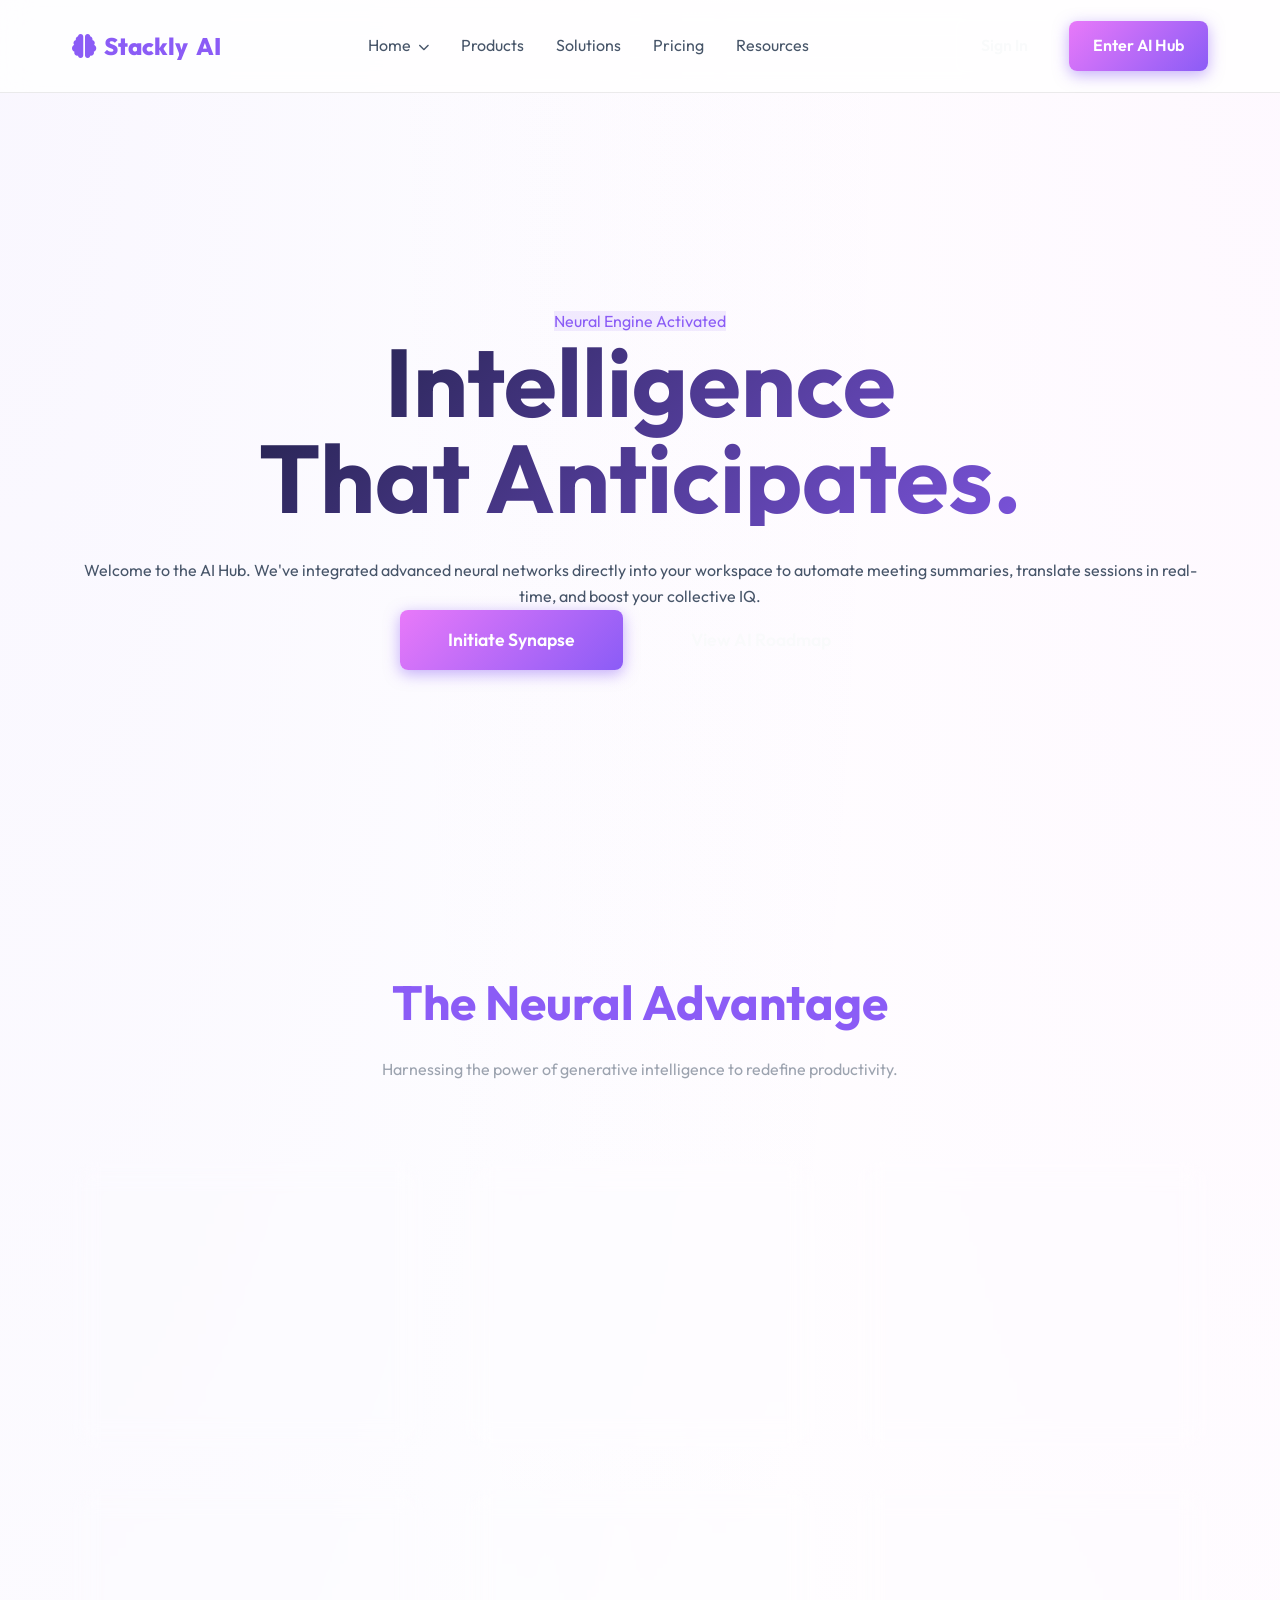
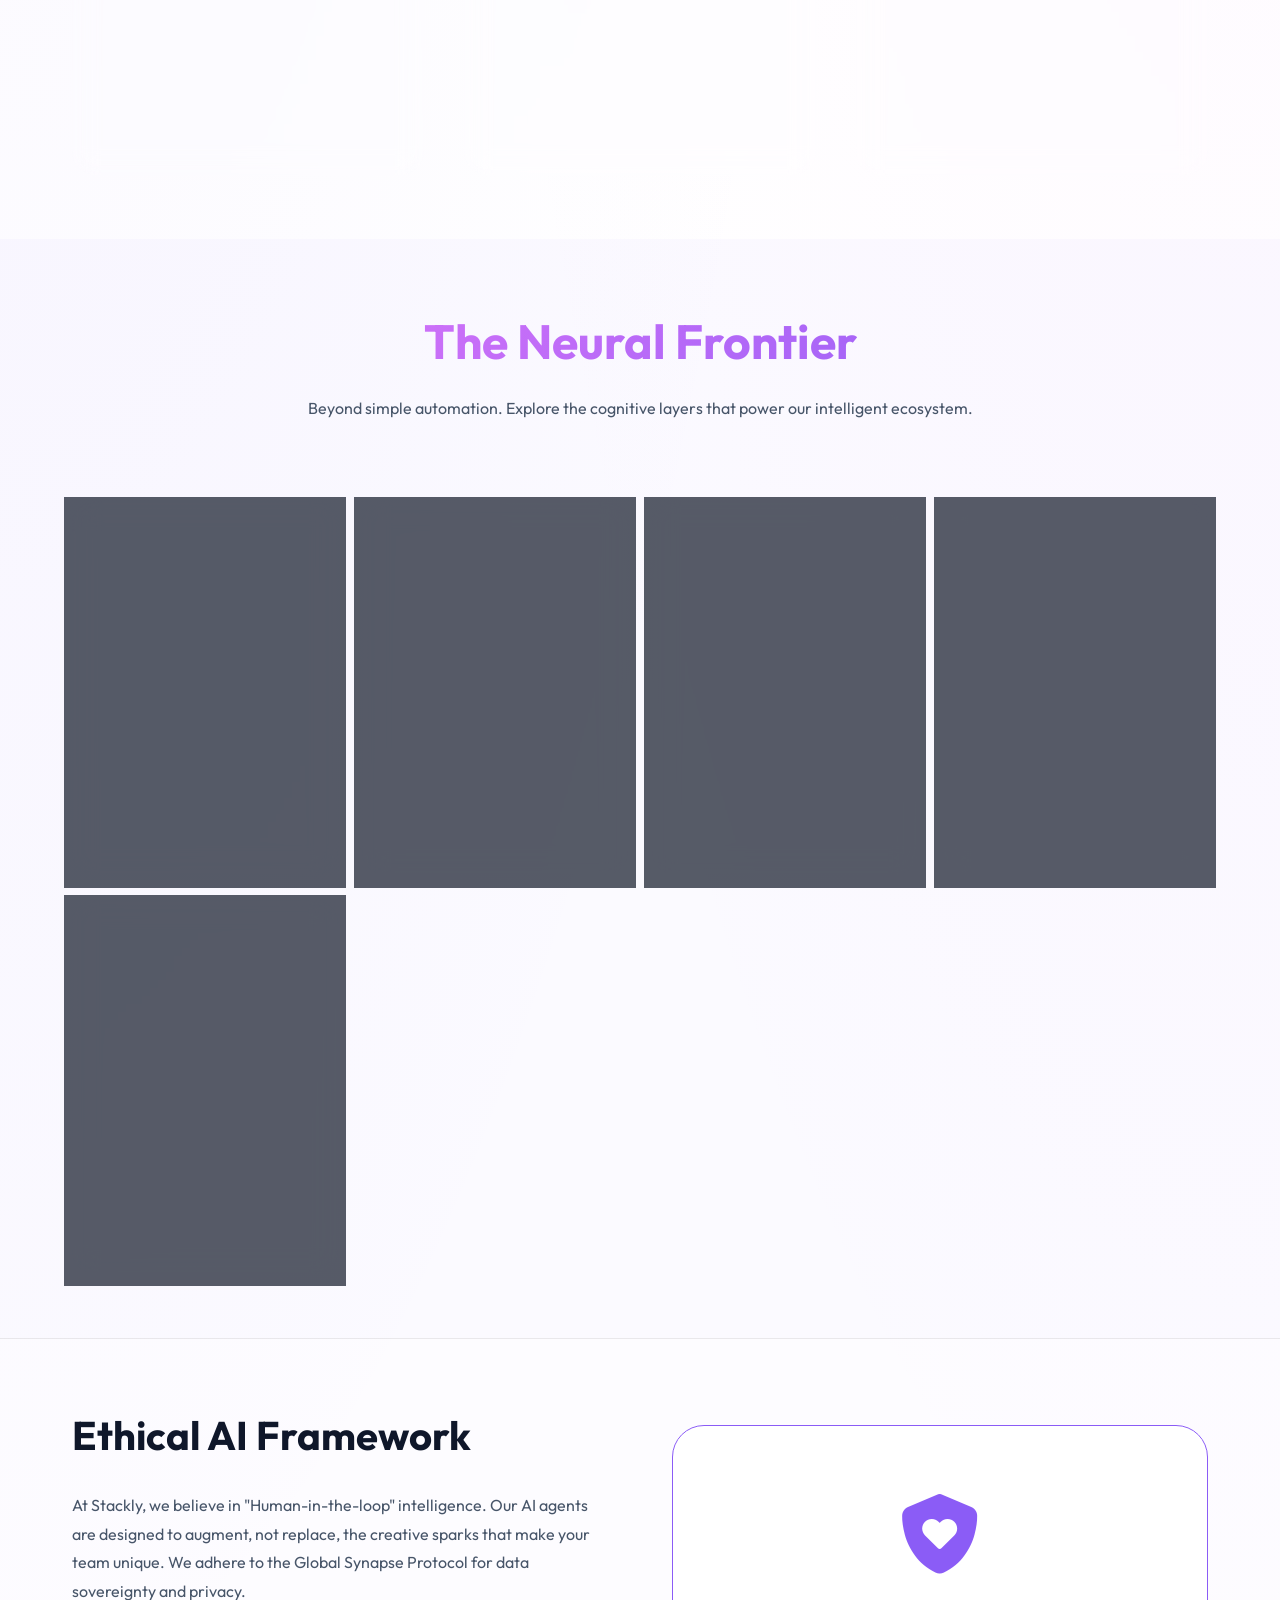
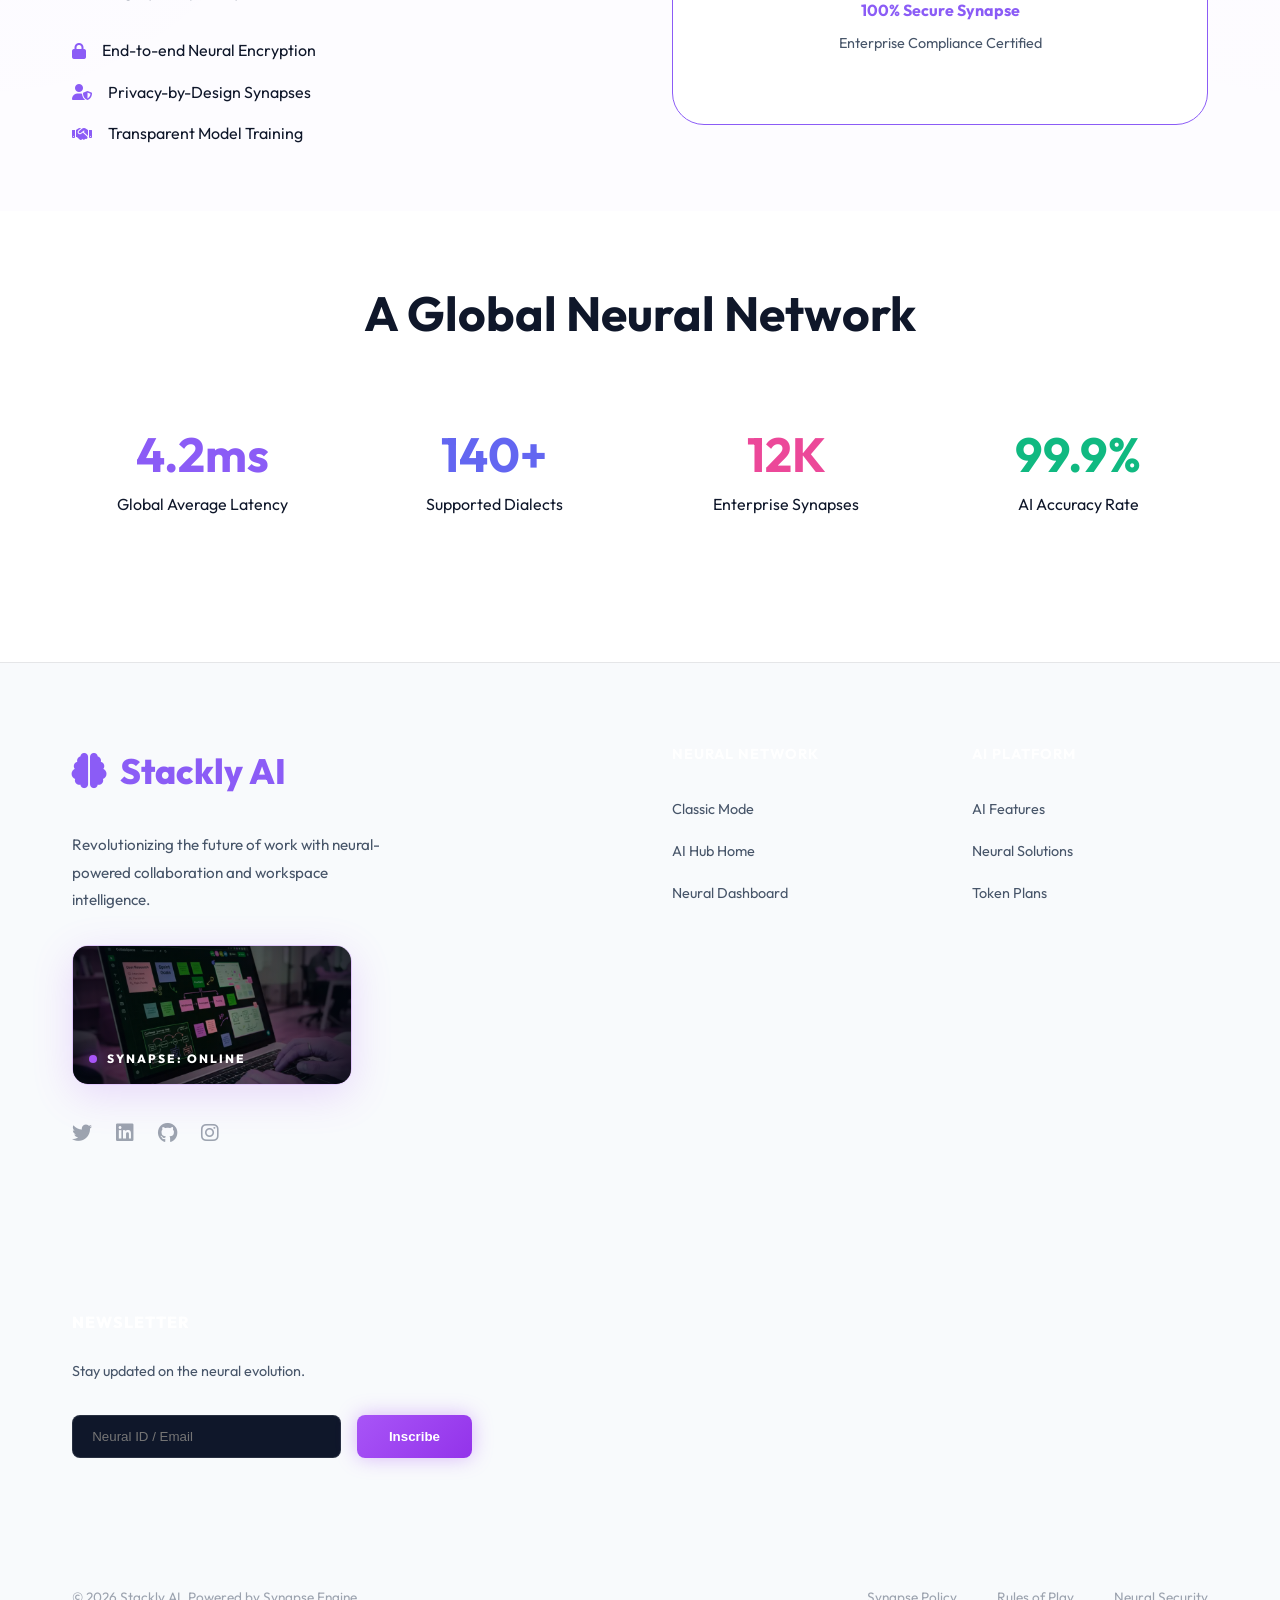
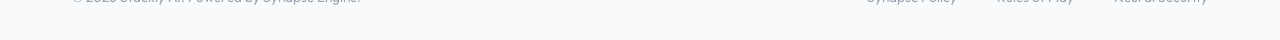
<file: index2.html>
<!DOCTYPE html>
<html lang="en">

<head>
    <meta charset="UTF-8">
    <meta name="viewport" content="width=device-width, initial-scale=1.0">
    <title>Stackly AI | The Neural Workspace</title>
    <meta name="description"
        content="Welcome to the Stackly Neural Workspace. Experience the next generation of meetings with AI-driven insights, live translation, and automated productivity.">

    <!-- Google Fonts -->
    <link href="https://fonts.googleapis.com/css2?family=Outfit:wght@300;400;600;800&display=swap" rel="stylesheet">

    <!-- Font Awesome -->
    <link rel="stylesheet" href="https://cdnjs.cloudflare.com/ajax/libs/font-awesome/6.4.0/css/all.min.css">

    <!-- AOS CSS -->
    <link href="https://unpkg.com/aos@2.3.1/dist/aos.css" rel="stylesheet">

    <!-- Custom CSS -->
    <link rel="stylesheet" href="css/style.css">

    <style>
        :root {
            --ai-primary: #8B5CF6;
            --ai-secondary: #6366F1;
            --ai-accent: #EC4899;
            --light-bg: #FFFFFF;
            --light-surface: #F8FAFC;
            --dark-text: #0F172A;
            --dark-text-secondary: #475569;
            --light-border: rgba(0, 0, 0, 0.08);
        }

        body {
            background: var(--light-bg);
            background-image:
                radial-gradient(at 0% 0%, rgba(139, 92, 246, 0.05) 0px, transparent 50%),
                radial-gradient(at 100% 0%, rgba(232, 121, 249, 0.05) 0px, transparent 50%);
            color: var(--dark-text);
        }

        /* Navbar Light Theme */
        .navbar {
            background: rgba(255, 255, 255, 0.8) !important;
            border-bottom: 1px solid var(--light-border) !important;
        }

        .nav-links a {
            color: var(--dark-text-secondary) !important;
        }

        .nav-links a:hover {
            color: var(--ai-primary) !important;
        }

        .dropdown-menu {
            background: white !important;
            border: 1px solid var(--light-border) !important;
            box-shadow: 0 10px 30px rgba(0, 0, 0, 0.1) !important;
        }

        .dropdown-item {
            color: var(--dark-text-secondary) !important;
        }

        /* Home Specific Styles */
        .hero {
            height: 100vh;
            display: flex;
            align-items: center;
            justify-content: center;
            text-align: center;
            padding-top: 80px;
            background: transparent;
            overflow: hidden;
        }

        .hero-content h1 {
            font-size: clamp(3rem, 10vw, 6rem);
            line-height: 1;
            margin-bottom: 2rem;
            background: linear-gradient(135deg, var(--dark-text) 0%, var(--ai-primary) 100%);
            -webkit-background-clip: text;
            background-clip: text;
            -webkit-text-fill-color: transparent;
        }

        .hero-content p {
            color: var(--dark-text-secondary) !important;
        }

        .ai-feature-card {
            background: var(--light-surface) !important;
            border: 1px solid var(--light-border) !important;
            box-shadow: 0 4px 6px rgba(0, 0, 0, 0.02) !important;
        }

        .ai-feature-card h3 {
            color: var(--dark-text) !important;
        }

        .ai-feature-card p {
            color: var(--dark-text-secondary) !important;
        }

        .ai-badge {
            background: rgba(139, 92, 246, 0.1) !important;
            border-color: var(--ai-primary) !important;
            color: var(--ai-primary) !important;
        }

        /* Footer Light Theme */
        footer {
            background: var(--light-surface) !important;
            border-top: 1px solid var(--light-border) !important;
        }

        footer p,
        footer li a {
            color: var(--dark-text-secondary) !important;
        }

        /* Preloader */
        .preloader {
            background: white !important;
        }
    </style>
</head>

<body>

    <!-- Preloader -->
    <div class="preloader" id="preloader">
        <div class="loader-brain"><i class="fas fa-brain"></i></div>
    </div>

    <!-- Navigation -->
    <nav class="navbar">
        <div class="container nav-container">
            <a href="index.html" class="logo">
                <i class="fas fa-brain"></i> Stackly <span style="color: var(--ai-primary);">AI</span>
            </a>

            <ul class="nav-links">
                <li class="nav-item-dropdown">
                    <a href="index.html">Home <i class="fas fa-chevron-down"
                            style="font-size: 0.7rem; margin-left: 0.2rem;"></i></a>
                    <div class="dropdown-menu">
                        <a href="index.html" class="dropdown-item"><i class="fas fa-home"></i> Home 1</a>
                        <a href="index2.html" class="dropdown-item"><i class="fas fa-microchip"></i> Home 2 (AI Hub)</a>
                    </div>
                </li>
                <li><a href="products2.html">Products</a></li>
                <li><a href="solutions2.html">Solutions</a></li>
                <li><a href="pricing2.html">Pricing</a></li>
                <li><a href="resources2.html">Resources</a></li>
            </ul>

            <div class="nav-cta">
                <a href="signin.html" class="btn btn-outline">Sign In</a>
                <a href="dashboard.html" class="btn btn-ai btn-primary"
                    style="background: linear-gradient(135deg, #E879F9, #8B5CF6); border:none;">Enter AI Hub</a>
                <div class="menu-toggle" id="mobile-menu">
                    <span></span><span></span><span></span>
                </div>
            </div>
        </div>
    </nav>

    <!-- Hero Section -->
    <section class="hero">
        <div class="container">
            <div class="hero-content" data-aos="zoom-out">
                <span class="ai-badge" data-aos="fade-down">Neural Engine Activated</span>
                <h1>Intelligence <br> That Anticipates.</h1>
                <p>Welcome to the AI Hub. We've integrated advanced neural networks directly into your workspace to
                    automate meeting summaries, translate sessions in real-time, and boost your collective IQ.</p>
                <div class="cta-btns">
                    <a href="dashboard.html" class="btn btn-ai btn-primary"
                        style="padding: 1rem 3rem; font-size: 1.1rem; background: linear-gradient(135deg, #E879F9, #8B5CF6); border:none;">Initiate
                        Synapse</a>
                    <a href="#" class="btn btn-outline"
                        style="padding: 1rem 3rem; font-size: 1.1rem; margin-left: 1rem;">View AI Roadmap</a>
                </div>
            </div>
        </div>
    </section>

    <!-- AI Features Grid -->
    <section class="section-padding">
        <div class="container">
            <div style="text-align: center; margin-bottom: 5rem;">
                <h2 style="font-size: 3rem; margin-bottom: 1rem; color: var(--ai-primary);">The Neural Advantage</h2>
                <p style="color: var(--text-secondary);">Harnessing the power of generative intelligence to redefine
                    productivity.</p>
            </div>

            <div style="display: grid; grid-template-columns: repeat(auto-fit, minmax(320px, 1fr)); gap: 2.5rem;">
                <!-- AI Feature 1 -->
                <div class="glass-card ai-feature-card" data-aos="fade-up" data-aos-delay="100">
                    <div style="color: var(--ai-primary); font-size: 2.5rem; margin-bottom: 1.5rem;"><i
                            class="fas fa-language"></i></div>
                    <h3>Polylingual Sync</h3>
                    <p style="color: var(--text-secondary); margin-bottom: 0;">Real-time dubbing and translation
                        for 100+ languages. Speak your native tongue and be heard globally with zero latency.</p>
                </div>

                <!-- AI Feature 2 -->
                <div class="glass-card ai-feature-card" data-aos="fade-up" data-aos-delay="200">
                    <div style="color: var(--ai-accent); font-size: 2.5rem; margin-bottom: 1.5rem;"><i
                            class="fas fa-wand-magic-sparkles"></i></div>
                    <h3>Generative Minutes</h3>
                    <p style="color: var(--text-secondary); margin-bottom: 0;">Our AI doesn't just transcribe; it
                        synthesizes. Get beautiful meeting recaps, action items, and decision logs automatically.</p>
                </div>

                <!-- AI Feature 3 -->
                <div class="glass-card ai-feature-card" data-aos="fade-up" data-aos-delay="300">
                    <div style="color: var(--ai-secondary); font-size: 2.5rem; margin-bottom: 1.5rem;"><i
                            class="fas fa-eye"></i></div>
                    <h3>Holographic Avatars</h3>
                    <p style="color: var(--text-secondary); margin-bottom: 0;">Neural avatars that mimic your
                        micro-expressions and gestures for a 1:1 photorealistic digital presence even when you're
                        off-camera.</p>
                </div>

                <!-- NEW AI Feature 4 -->
                <div class="glass-card ai-feature-card" data-aos="fade-up" data-aos-delay="400">
                    <div style="color: #10B981; font-size: 2.5rem; margin-bottom: 1.5rem;"><i class="fas fa-brain"></i>
                    </div>
                    <h3>Cognitive Load Monitoring</h3>
                    <p style="color: var(--text-secondary); margin-bottom: 0;">AI that detects team fatigue and
                        engagement levels in real-time, suggesting perfect moments for breaks or visual aids.</p>
                </div>

                <!-- NEW AI Feature 5 -->
                <div class="glass-card ai-feature-card" data-aos="fade-up" data-aos-delay="500">
                    <div style="color: #6366F1; font-size: 2.5rem; margin-bottom: 1.5rem;"><i
                            class="fas fa-shield-virus"></i></div>
                    <h3>Deepfake Detection</h3>
                    <p style="color: var(--text-secondary); margin-bottom: 0;">Military-grade security that scans
                        video feeds for biosynthetic anomalies, ensuring every participant is who they claim to be.</p>
                </div>

                <!-- NEW AI Feature 6 -->
                <div class="glass-card ai-feature-card" data-aos="fade-up" data-aos-delay="600">
                    <div style="color: #F59E0B; font-size: 2.5rem; margin-bottom: 1.5rem;"><i
                            class="fas fa-cubes-stacked"></i></div>
                    <h3>Infinite Whiteboard AI</h3>
                    <p style="color: var(--text-secondary); margin-bottom: 0;">Sketch a rough diagram and our
                        AI instantly converts it into professional high-fidelity wireframes or system architectures.</p>
                </div>
            </div>
        </div>
    </section>

    <!-- NEW Section: The Neural Frontier (AI Content) -->
    <section class="section-padding" style="background: rgba(139, 92, 246, 0.03);">
        <div class="container">
            <div style="text-align: center; margin-bottom: 5rem;" data-aos="fade-up">
                <h2
                    style="font-size: 3rem; margin-bottom: 1rem; background: linear-gradient(135deg, #E879F9, #8B5CF6); -webkit-background-clip: text; background-clip: text; -webkit-text-fill-color: transparent;">
                    The Neural Frontier</h2>
                <p style="color: var(--dark-text-secondary); max-width: 700px; margin: 0 auto;">Beyond simple
                    automation. Explore the cognitive layers that power our intelligent ecosystem.</p>
            </div>

            <div style="display: grid; grid-template-columns: repeat(auto-fit, minmax(220px, 1fr)); gap: 1.5rem;">
                <!-- Concept 1 -->
                <div class="glass-card" data-aos="fade-up" style="padding: 1.5rem; text-align: center;">
                    <img src="assets/insights.webp" alt="Predictive Logic"
                        style="width: 100%; height: 180px; object-fit: cover; border-radius: 1rem; margin-bottom: 1.5rem; filter: hue-rotate(280deg);">
                    <h4 style="color: var(--ai-primary);">Anticipatory Flow</h4>
                    <p style="font-size: 0.85rem; color: var(--dark-text-secondary);">AI that predicts your next
                        workflow transition and prepares necessary documents before you even ask.</p>
                </div>
                <!-- Concept 2 -->
                <div class="glass-card" data-aos="fade-up" data-aos-delay="100"
                    style="padding: 1.5rem; text-align: center;">
                    <img src="assets/engage.webp" alt="Neural Synthesis"
                        style="width: 100%; height: 180px; object-fit: cover; border-radius: 1rem; margin-bottom: 1.5rem; filter: hue-rotate(280deg);">
                    <h4 style="color: var(--ai-secondary);">Synaptic Synthesis</h4>
                    <p style="font-size: 0.85rem; color: var(--dark-text-secondary);">Generating high-fidelity 3D
                        prototypes from simple voice descriptions during live creative sessions.</p>
                </div>
                <!-- Concept 3 -->
                <div class="glass-card" data-aos="fade-up" data-aos-delay="200"
                    style="padding: 1.5rem; text-align: center;">
                    <img src="assets/shield.webp" alt="Quantum Shield"
                        style="width: 100%; height: 180px; object-fit: cover; border-radius: 1rem; margin-bottom: 1.5rem; filter: hue-rotate(280deg);">
                    <h4 style="color: #EC4899;">Neural Guard</h4>
                    <p style="font-size: 0.85rem; color: var(--dark-text-secondary);">Real-time biometric validation
                        that monitors behavioral keystrokes and micro-gestures for identity.</p>
                </div>
                <!-- Concept 4 -->
                <div class="glass-card" data-aos="fade-up" data-aos-delay="300"
                    style="padding: 1.5rem; text-align: center;">
                    <img src="assets/canvas.webp" alt="Cognitive Canvas"
                        style="width: 100%; height: 180px; object-fit: cover; border-radius: 1rem; margin-bottom: 1.5rem; filter: hue-rotate(280deg);">
                    <h4 style="color: #10B981;">Shared Cognition</h4>
                    <p style="font-size: 0.85rem; color: var(--dark-text-secondary);">A persistent digital memory that
                        connects your team's historical insights across years of meetings.</p>
                </div>
                <!-- Concept 5 -->
                <div class="glass-card" data-aos="fade-up" data-aos-delay="400"
                    style="padding: 1.5rem; text-align: center;">
                    <img src="assets/setup.webp" alt="Holographic Grid"
                        style="width: 100%; height: 180px; object-fit: cover; border-radius: 1rem; margin-bottom: 1.5rem; filter: hue-rotate(280deg);">
                    <h4 style="color: #6366F1;">Spatial Intelligence</h4>
                    <p style="font-size: 0.85rem; color: var(--dark-text-secondary);">Virtual presence that auto-maps
                        your physical room into a collaborative digital twin for remote peers.</p>
                </div>
            </div>
        </div>
    </section>

    <!-- NEW Section: Neural Trust -->
    <section class="section-padding"
        style="background: rgba(139, 92, 246, 0.02); border-top: 1px solid var(--light-border);">
        <div class="container">
            <div
                style="display: grid; grid-template-columns: repeat(auto-fit, minmax(300px, 1fr)); gap: 4rem; align-items: center;">
                <div data-aos="fade-right">
                    <h2 style="font-size: 2.5rem; margin-bottom: 1.5rem;">Ethical AI Framework</h2>
                    <p style="color: var(--dark-text-secondary); margin-bottom: 2rem; line-height: 1.8;">
                        At Stackly, we believe in "Human-in-the-loop" intelligence. Our AI agents are designed to
                        augment, not replace, the creative sparks that make your team unique. We adhere to the
                        Global Synapse Protocol for data sovereignty and privacy.
                    </p>
                    <ul style="display: flex; flex-direction: column; gap: 1rem; padding: 0;">
                        <li style="display: flex; gap: 1rem; align-items: center;"><i class="fas fa-lock"
                                style="color: var(--ai-primary);"></i> End-to-end Neural Encryption</li>
                        <li style="display: flex; gap: 1rem; align-items: center;"><i class="fas fa-user-shield"
                                style="color: var(--ai-primary);"></i> Privacy-by-Design Synapses</li>
                        <li style="display: flex; gap: 1rem; align-items: center;"><i class="fas fa-handshake"
                                style="color: var(--ai-primary);"></i> Transparent Model Training</li>
                    </ul>
                </div>
                <div data-aos="zoom-in"
                    style="display: flex; justify-content: center; align-items: center; background: white; border-radius: 2rem; border: 1px solid var(--ai-primary); min-height: 300px;">
                    <div style="text-align: center; padding: 2rem;">
                        <i class="fas fa-shield-heart"
                            style="font-size: 5rem; color: var(--ai-primary); margin-bottom: 1.5rem;"></i>
                        <h4 style="color: var(--ai-primary); margin-bottom: 0.5rem;">100% Secure Synapse</h4>
                        <p style="font-size: 0.9rem; margin: 0; color: var(--dark-text-secondary);">Enterprise
                            Compliance Certified</p>
                    </div>
                </div>
            </div>
        </div>
    </section>

    <!-- NEW Section: Global Synapse -->
    <section class="section-padding" style="text-align: center;">
        <div class="container">
            <h2 style="font-size: 3rem; margin-bottom: 2rem;" data-aos="fade-up">A Global Neural Network</h2>
            <div
                style="display: grid; grid-template-columns: repeat(auto-fit, minmax(200px, 1fr)); gap: 2rem; margin-top: 4rem;">
                <div data-aos="fade-up" data-aos-delay="100">
                    <h4 style="font-size: 3rem; color: var(--ai-primary);">4.2ms</h4>
                    <p>Global Average Latency</p>
                </div>
                <div data-aos="fade-up" data-aos-delay="200">
                    <h4 style="font-size: 3rem; color: var(--ai-secondary);">140+</h4>
                    <p>Supported Dialects</p>
                </div>
                <div data-aos="fade-up" data-aos-delay="300">
                    <h4 style="font-size: 3rem; color: #EC4899;">12K</h4>
                    <p>Enterprise Synapses</p>
                </div>
                <div data-aos="fade-up" data-aos-delay="400">
                    <h4 style="font-size: 3rem; color: #10B981;">99.9%</h4>
                    <p>AI Accuracy Rate</p>
                </div>
            </div>
        </div>
    </section>

    <!-- Premium Footer (AI Themed) -->
    <!-- Unified Ultra-Premium Footer (AI Hub Version) -->
    <footer
        style="background: #030712; padding: 5rem 0 2rem 0; border-top: 1px solid rgba(255,255,255,0.05); color: #9ca3af; margin-top: 5rem;">
        <div class="container">
            <div
                style="display: grid; grid-template-columns: repeat(auto-fit, minmax(200px, 1fr)); gap: 4rem; margin-bottom: 5rem;">
                <div style="grid-column: span 2;">
                    <div class="logo"
                        style="margin-bottom: 2rem; font-size: 2.2rem; color: var(--ai-primary); font-weight: 800; display: flex; align-items: center; gap: 0.8rem;">
                        <i class="fas fa-brain"></i> Stackly AI
                    </div>
                    <p style="max-width: 320px; line-height: 1.8; margin-bottom: 2rem; font-size: 0.95rem;">
                        Revolutionizing the future of work with neural-powered collaboration and workspace intelligence.
                    </p>
                    <!-- Interactive Neural Visual -->
                    <div class="footer-neural-visual"
                        style="position: relative; width: 280px; height: 140px; border-radius: 1rem; overflow: hidden; margin-top: 1.5rem; cursor: pointer; border: 1px solid rgba(168, 85, 247, 0.3); box-shadow: 0 10px 40px rgba(168, 85, 247, 0.2); margin-bottom: 2rem;">
                        <img src="assets/canvas.webp" alt="Neural Core"
                            style="width: 100%; height: 100%; object-fit: cover; filter: brightness(0.6) hue-rotate(280deg); transition: 0.8s transform ease;">
                        <div
                            style="position: absolute; inset: 0; background: radial-gradient(circle at center, transparent 0%, rgba(3, 7, 18, 0.8) 100%);">
                        </div>
                        <div
                            style="position: absolute; bottom: 1rem; left: 1rem; display: flex; align-items: center; gap: 0.6rem;">
                            <div
                                style="width: 8px; height: 8px; background: #a855f7; border-radius: 50%; box-shadow: 0 0 15px #a855f7; animation: neuralPulse 1.5s infinite alternate;">
                            </div>
                            <span
                                style="font-size: 0.75rem; color: #fff; font-weight: 800; text-transform: uppercase; letter-spacing: 2px;">Synapse:
                                Online</span>
                        </div>
                    </div>
                    <div style="display: flex; gap: 1.5rem; font-size: 1.25rem;">
                        <a href="#" style="color: inherit; transition: 0.3s;"><i class="fab fa-twitter"></i></a>
                        <a href="#" style="color: inherit; transition: 0.3s;"><i class="fab fa-linkedin"></i></a>
                        <a href="#" style="color: inherit; transition: 0.3s;"><i class="fab fa-github"></i></a>
                        <a href="#" style="color: inherit; transition: 0.3s;"><i class="fab fa-instagram"></i></a>
                    </div>
                    <style>
                        .footer-neural-visual:hover img {
                            transform: scale(1.2) rotate(-1deg);
                            filter: brightness(0.9) hue-rotate(300deg);
                        }

                        @keyframes neuralPulse {
                            from {
                                opacity: 1;
                                transform: scale(1);
                            }

                            to {
                                opacity: 0.3;
                                transform: scale(1.3);
                            }
                        }
                    </style>
                </div>

                <div>
                    <h4
                        style="color: #fff; margin-bottom: 2rem; text-transform: uppercase; font-size: 0.9rem; letter-spacing: 1px; font-weight: 700;">
                        Neural Network</h4>
                    <ul
                        style="list-style: none; padding: 0; display: flex; flex-direction: column; gap: 1.2rem; font-size: 0.9rem;">
                        <li><a href="index.html"
                                style="color: inherit; text-decoration: none; transition: 0.3s;">Classic Mode</a></li>
                        <li><a href="index2.html" style="color: inherit; text-decoration: none; transition: 0.3s;">AI
                                Hub Home</a></li>
                        <li><a href="dashboard.html"
                                style="color: inherit; text-decoration: none; transition: 0.3s;">Neural Dashboard</a>
                        </li>
                    </ul>
                </div>

                <div>
                    <h4
                        style="color: #fff; margin-bottom: 2rem; text-transform: uppercase; font-size: 0.9rem; letter-spacing: 1px; font-weight: 700;">
                        AI Platform</h4>
                    <ul
                        style="list-style: none; padding: 0; display: flex; flex-direction: column; gap: 1.2rem; font-size: 0.9rem;">
                        <li><a href="products2.html" style="color: inherit; text-decoration: none; transition: 0.3s;">AI
                                Features</a></li>
                        <li><a href="solutions2.html"
                                style="color: inherit; text-decoration: none; transition: 0.3s;">Neural Solutions</a>
                        </li>
                        <li><a href="pricing2.html"
                                style="color: inherit; text-decoration: none; transition: 0.3s;">Token Plans</a></li>
                    </ul>
                </div>
            </div>

            <!-- Optimized Newsletter Integration -->
            <div style="padding-top: 5rem; border-top: 1px solid rgba(255,255,255,0.05);">
                <h4
                    style="color: #fff; margin-bottom: 1.5rem; text-transform: uppercase; font-size: 1rem; letter-spacing: 1px; font-weight: 800;">
                    Newsletter</h4>
                <p style="margin-bottom: 2rem; font-size: 0.9rem;">Stay updated on the neural evolution.</p>
                <div style="display: flex; gap: 1rem; max-width: 400px; flex-wrap: wrap;">
                    <input type="email" placeholder="Neural ID / Email"
                        style="flex: 1; background: #0f172a; border: 1px solid rgba(255,255,255,0.1); padding: 0.8rem 1.2rem; border-radius: 0.5rem; color: #fff; outline: none; min-width: 200px;">
                    <button
                        style="background: linear-gradient(135deg, #a855f7, #9333ea); border: none; padding: 0.8rem 2rem; border-radius: 0.5rem; color: #fff; font-weight: 700; cursor: pointer; box-shadow: 0 0 20px rgba(168, 85, 247, 0.4); transition: 0.3s;">Inscribe</button>
                </div>
            </div>

            <!-- Elite Bottom Bar -->
            <div
                style="margin-top: 6rem; padding-top: 2rem; border-top: 1px solid rgba(255,255,255,0.05); display: flex; justify-content: space-between; align-items: center; flex-wrap: wrap; gap: 2rem; font-size: 0.85rem;">
                <div>&copy; 2026 Stackly AI. Powered by Synapse Engine.</div>
                <div style="display: flex; gap: 2.5rem;">
                    <a href="#" style="color: inherit; text-decoration: none; transition: 0.3s;">Synapse Policy</a>
                    <a href="#" style="color: inherit; text-decoration: none; transition: 0.3s;">Rules of Play</a>
                    <a href="#" style="color: inherit; text-decoration: none; transition: 0.3s;">Neural Security</a>
                </div>
            </div>
        </div>
    </footer>

    <script src="https://unpkg.com/aos@2.3.1/dist/aos.js"></script>
    <script src="js/main.js"></script>
    <script>
        AOS.init({ duration: 1000, once: true });
        window.addEventListener('load', () => {
            const preloader = document.getElementById('preloader');
            setTimeout(() => {
                preloader.style.opacity = '0';
                setTimeout(() => { preloader.style.display = 'none'; }, 500);
            }, 1000);
        });
    </script>
</body>

</html>
</file>
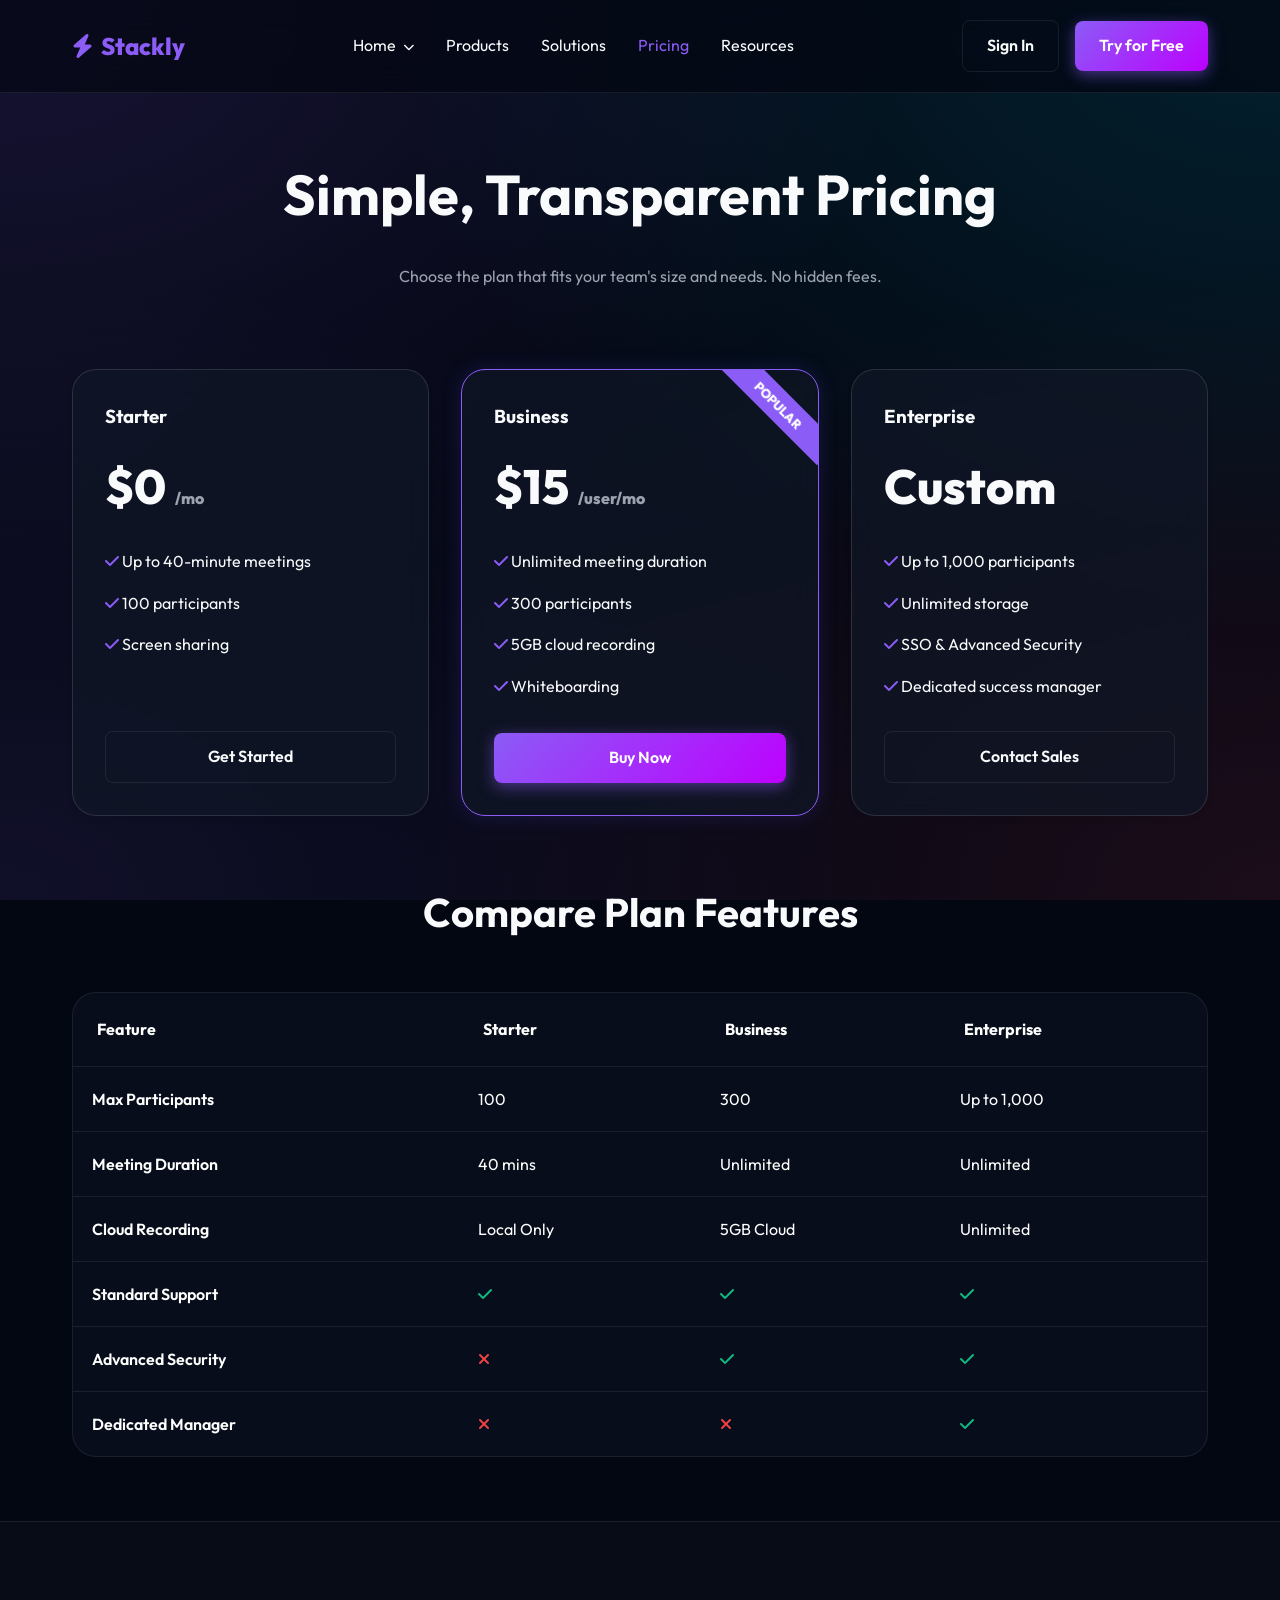
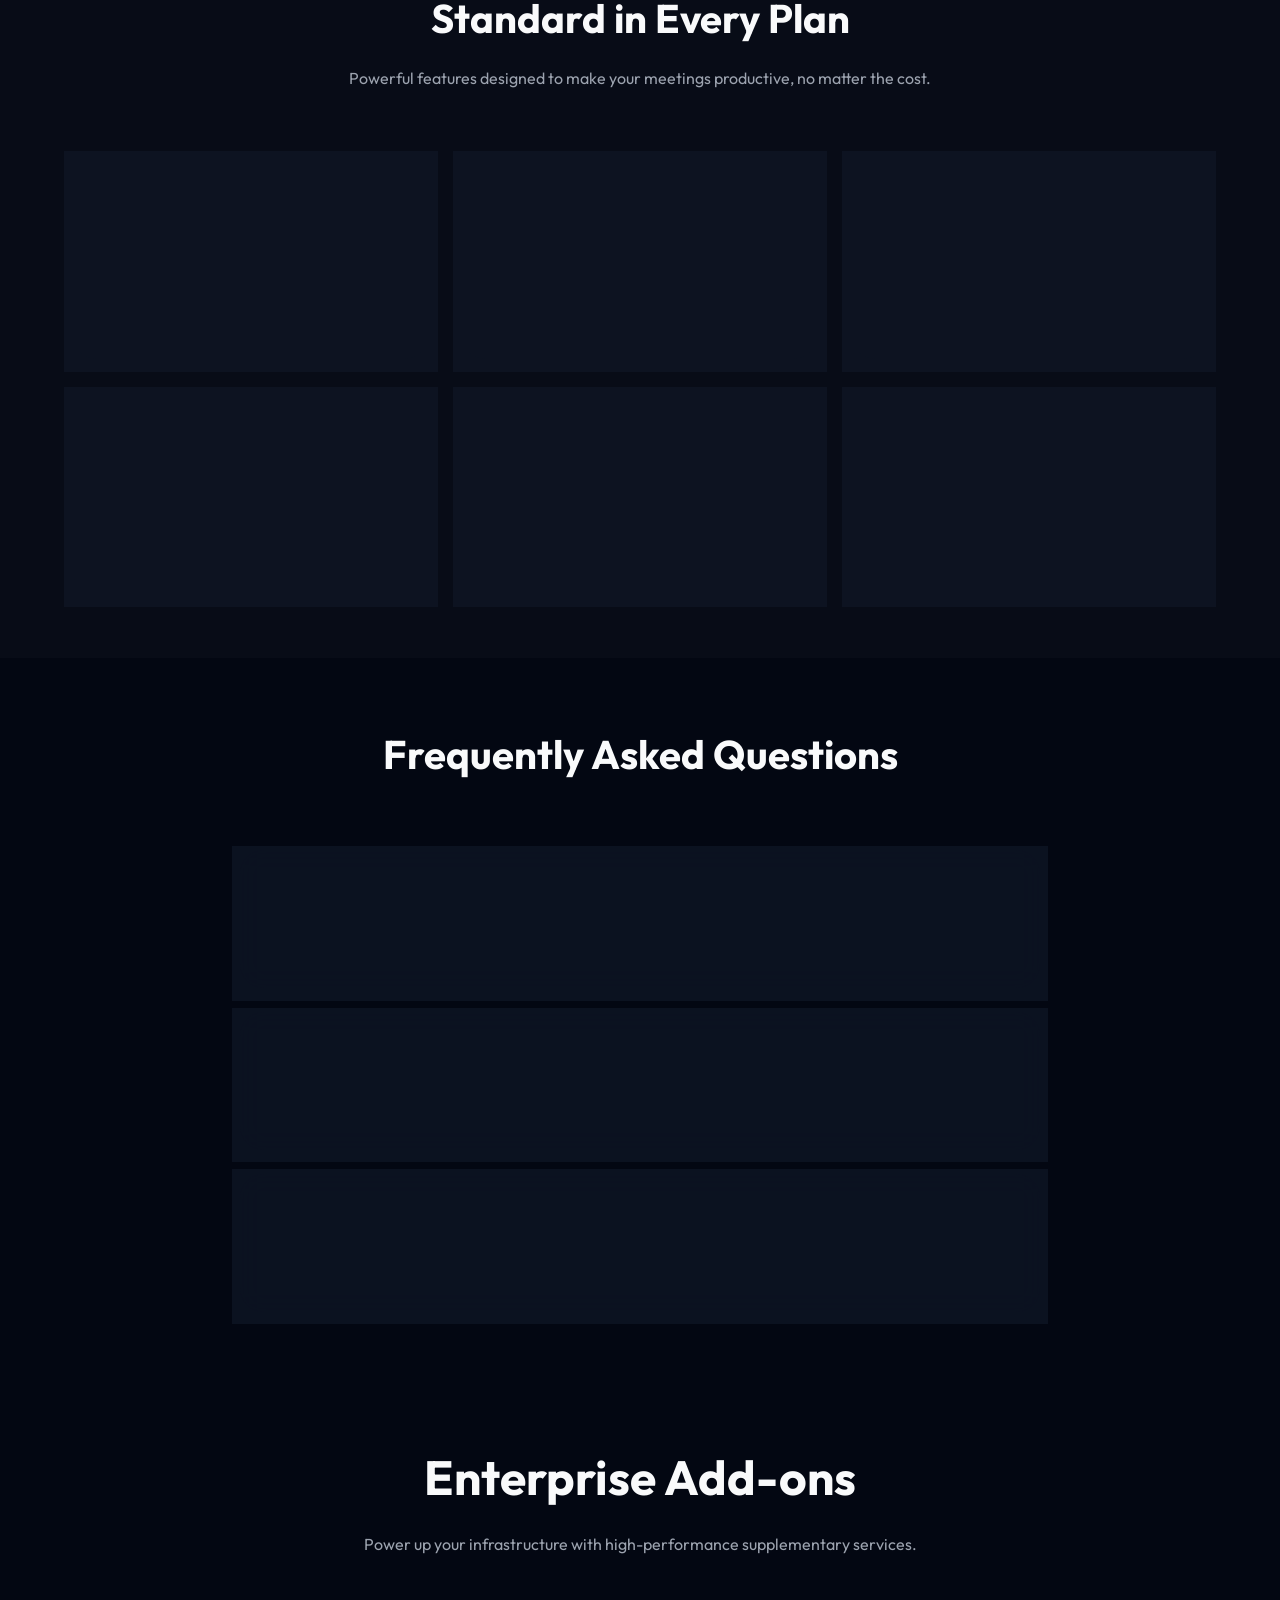
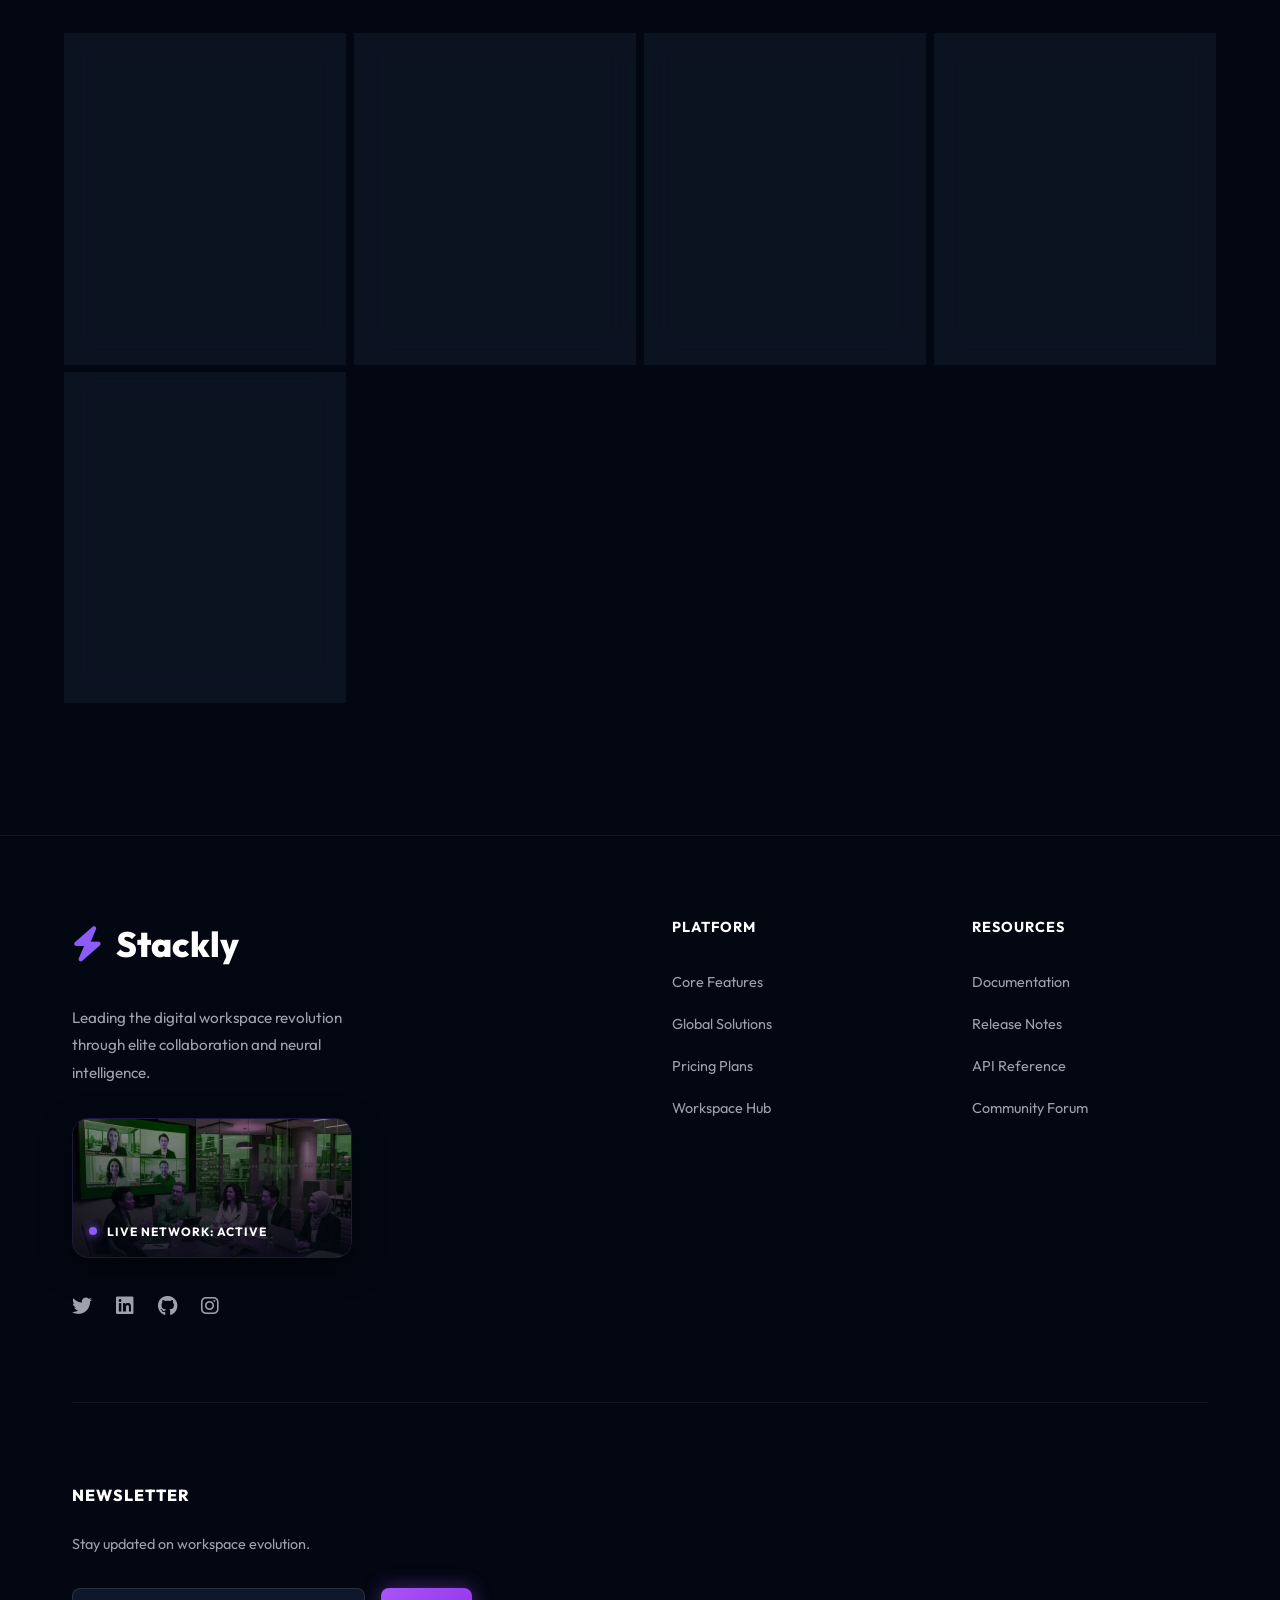
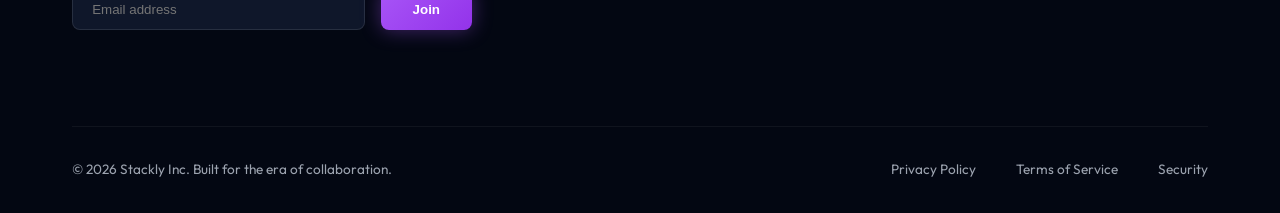
<file: pricing.html>
<!DOCTYPE html>
<html lang="en">

<head>
    <meta charset="UTF-8">
    <meta name="viewport" content="width=device-width, initial-scale=1.0">
    <title>Pricing | Stackly</title>
    <link href="https://fonts.googleapis.com/css2?family=Outfit:wght@300;400;600;800&display=swap" rel="stylesheet">
    <link rel="stylesheet" href="https://cdnjs.cloudflare.com/ajax/libs/font-awesome/6.4.0/css/all.min.css">
    <link href="https://unpkg.com/aos@2.3.1/dist/aos.css" rel="stylesheet">
    <link rel="stylesheet" href="css/style.css">
    <style>
        .pricing-card {
            display: flex;
            flex-direction: column;
            justify-content: space-between;
            transition: transform 0.3s ease, border-color 0.3s ease;
            position: relative;
            overflow: hidden;
        }

        .pricing-card.popular {
            border-color: var(--primary);
            box-shadow: 0 0 20px rgba(79, 70, 229, 0.2);
        }

        .badge {
            position: absolute;
            top: 20px;
            right: -30px;
            background: var(--primary);
            color: white;
            padding: 5px 40px;
            transform: rotate(45deg);
            font-size: 0.8rem;
            font-weight: 800;
        }
    </style>
</head>

<body>
    <nav class="navbar">
        <div class="container nav-container">
            <a href="index.html" class="logo"><i class="fas fa-bolt"></i> Stackly</a>
            <ul class="nav-links">
                <li class="nav-item-dropdown">
                    <a href="index.html">Home <i class="fas fa-chevron-down"
                            style="font-size: 0.7rem; margin-left: 0.2rem;"></i></a>
                    <div class="dropdown-menu">
                        <a href="index.html" class="dropdown-item"><i class="fas fa-home"></i> Home 1</a>
                        <a href="index2.html" class="dropdown-item"><i class="fas fa-microchip"></i> Home 2 (AI Hub)</a>
                    </div>
                </li>
                <li><a href="products.html">Products</a></li>
                <li><a href="solutions.html">Solutions</a></li>
                <li><a href="#" style="color: var(--primary);">Pricing</a></li>
                <li><a href="resources.html">Resources</a></li>
            </ul>
            <div class="nav-cta">
                <a href="signin.html" class="btn btn-outline">Sign In</a>
                <a href="dashboard.html" class="btn btn-primary">Try for Free</a>
                <div class="menu-toggle" id="mobile-menu"><span></span><span></span><span></span></div>
            </div>
        </div>
    </nav>

    <section class="section-padding" style="padding-top: 150px;">
        <div class="container">
            <div style="text-align: center; margin-bottom: 5rem;">
                <h1 style="font-size: 3.5rem; margin-bottom: 1.5rem;" data-aos="fade-up">Simple, Transparent Pricing
                </h1>
                <p style="color: var(--text-secondary); max-width: 600px; margin: 0 auto;" data-aos="fade-up"
                    data-aos-delay="100">
                    Choose the plan that fits your team's size and needs. No hidden fees.
                </p>
            </div>

            <div style="display: grid; grid-template-columns: repeat(auto-fit, minmax(300px, 1fr)); gap: 2rem;">

                <!-- Free Plan: Starter -->
                <div class="glass-card pricing-card" data-aos="fade-up">
                    <div>
                        <h3 style="margin-bottom: 1rem;">Starter</h3>
                        <div style="font-size: 3rem; font-weight: 800; margin-bottom: 1.5rem;">$0 <span
                                style="font-size: 1rem; color: var(--text-secondary);">/mo</span></div>
                        <ul style="display: flex; flex-direction: column; gap: 1rem; margin-bottom: 2rem;">
                            <li><i class="fas fa-check" style="color: var(--primary);"></i> Up to 40-minute meetings
                            </li>
                            <li><i class="fas fa-check" style="color: var(--primary);"></i> 100 participants</li>
                            <li><i class="fas fa-check" style="color: var(--primary);"></i> Screen sharing</li>
                        </ul>
                    </div>
                    <a href="dashboard.html" class="btn btn-outline" style="width: 100%; text-align: center;">Get
                        Started</a>
                </div>

                <!-- Pro Plan: Business -->
                <div class="glass-card pricing-card popular" data-aos="fade-up" data-aos-delay="100">
                    <div class="badge">POPULAR</div>
                    <div>
                        <h3 style="margin-bottom: 1rem;">Business</h3>
                        <div style="font-size: 3rem; font-weight: 800; margin-bottom: 1.5rem;">$15 <span
                                style="font-size: 1rem; color: var(--text-secondary);">/user/mo</span></div>
                        <ul style="display: flex; flex-direction: column; gap: 1rem; margin-bottom: 2rem;">
                            <li><i class="fas fa-check" style="color: var(--primary);"></i> Unlimited meeting duration
                            </li>
                            <li><i class="fas fa-check" style="color: var(--primary);"></i> 300 participants</li>
                            <li><i class="fas fa-check" style="color: var(--primary);"></i> 5GB cloud recording</li>
                            <li><i class="fas fa-check" style="color: var(--primary);"></i> Whiteboarding</li>
                        </ul>
                    </div>
                    <a href="dashboard.html" class="btn btn-primary" style="width: 100%; text-align: center;">Buy
                        Now</a>
                </div>

                <!-- Enterprise Plan -->
                <div class="glass-card pricing-card" data-aos="fade-up" data-aos-delay="200">
                    <div>
                        <h3 style="margin-bottom: 1rem;">Enterprise</h3>
                        <div style="font-size: 3rem; font-weight: 800; margin-bottom: 1.5rem;">Custom</div>
                        <ul style="display: flex; flex-direction: column; gap: 1rem; margin-bottom: 2rem;">
                            <li><i class="fas fa-check" style="color: var(--primary);"></i> Up to 1,000 participants
                            </li>
                            <li><i class="fas fa-check" style="color: var(--primary);"></i> Unlimited storage</li>
                            <li><i class="fas fa-check" style="color: var(--primary);"></i> SSO & Advanced Security</li>
                            <li><i class="fas fa-check" style="color: var(--primary);"></i> Dedicated success manager
                            </li>
                        </ul>
                    </div>
                    <a href="#" class="btn btn-outline" style="width: 100%; text-align: center;">Contact
                        Sales</a>
                </div>
            </div>
        </div>
    </section>

    <!-- Comparison Table Section -->
    <section class="section-padding" style="padding-top: 0;">
        <div class="container">
            <div style="text-align: center; margin-bottom: 3rem;">
                <h2 style="font-size: 2.5rem;">Compare Plan Features</h2>
            </div>
            <div
                style="overflow-x: auto; background: rgba(15, 23, 42, 0.4); border-radius: 1.5rem; border: 1px solid var(--border);">
                <table style="width: 100%; border-collapse: collapse; color: white; text-align: left;">
                    <thead>
                        <tr style="border-bottom: 1px solid var(--border);">
                            <th style="padding: 1.5rem;">Feature</th>
                            <th style="padding: 1.5rem;">Starter</th>
                            <th style="padding: 1.5rem;">Business</th>
                            <th style="padding: 1.5rem;">Enterprise</th>
                        </tr>
                    </thead>
                    <tbody>
                        <tr style="border-bottom: 1px solid var(--border);">
                            <td style="padding: 1.2rem; font-weight: 600;">Max Participants</td>
                            <td style="padding: 1.2rem;">100</td>
                            <td style="padding: 1.2rem;">300</td>
                            <td style="padding: 1.2rem;">Up to 1,000</td>
                        </tr>
                        <tr style="border-bottom: 1px solid var(--border);">
                            <td style="padding: 1.2rem; font-weight: 600;">Meeting Duration</td>
                            <td style="padding: 1.2rem;">40 mins</td>
                            <td style="padding: 1.2rem;">Unlimited</td>
                            <td style="padding: 1.2rem;">Unlimited</td>
                        </tr>
                        <tr style="border-bottom: 1px solid var(--border);">
                            <td style="padding: 1.2rem; font-weight: 600;">Cloud Recording</td>
                            <td style="padding: 1.2rem;">Local Only</td>
                            <td style="padding: 1.2rem;">5GB Cloud</td>
                            <td style="padding: 1.2rem;">Unlimited</td>
                        </tr>
                        <tr style="border-bottom: 1px solid var(--border);">
                            <td style="padding: 1.2rem; font-weight: 600;">Standard Support</td>
                            <td style="padding: 1.2rem;"><i class="fas fa-check" style="color: #10B981;"></i></td>
                            <td style="padding: 1.2rem;"><i class="fas fa-check" style="color: #10B981;"></i></td>
                            <td style="padding: 1.2rem;"><i class="fas fa-check" style="color: #10B981;"></i></td>
                        </tr>
                        <tr style="border-bottom: 1px solid var(--border);">
                            <td style="padding: 1.2rem; font-weight: 600;">Advanced Security</td>
                            <td style="padding: 1.2rem;"><i class="fas fa-times" style="color: #EF4444;"></i></td>
                            <td style="padding: 1.2rem;"><i class="fas fa-check" style="color: #10B981;"></i></td>
                            <td style="padding: 1.2rem;"><i class="fas fa-check" style="color: #10B981;"></i></td>
                        </tr>
                        <tr>
                            <td style="padding: 1.2rem; font-weight: 600;">Dedicated Manager</td>
                            <td style="padding: 1.2rem;"><i class="fas fa-times" style="color: #EF4444;"></i></td>
                            <td style="padding: 1.2rem;"><i class="fas fa-times" style="color: #EF4444;"></i></td>
                            <td style="padding: 1.2rem;"><i class="fas fa-check" style="color: #10B981;"></i></td>
                        </tr>
                    </tbody>
                </table>
            </div>
        </div>
    </section>


    <!-- Core Meeting Features Section -->
    <section class="section-padding"
        style="background: rgba(255, 255, 255, 0.02); border-top: 1px solid var(--border);">
        <div class="container">
            <div style="text-align: center; margin-bottom: 4rem;">
                <h2 style="font-size: 2.5rem;" data-aos="fade-up">Standard in Every Plan</h2>
                <p style="color: var(--text-secondary); margin-top: 1rem;" data-aos="fade-up" data-aos-delay="100">
                    Powerful features designed to make your meetings productive, no matter the cost.</p>
            </div>



            <div style="display: grid; grid-template-columns: repeat(auto-fit, minmax(280px, 1fr)); gap: 2rem;">
                <!-- Feature 1 -->
                <div class="glass-card" data-aos="fade-up" data-aos-delay="100">
                    <div style="color: var(--primary); font-size: 1.5rem; margin-bottom: 0.5rem;"><i
                            class="fas fa-video"></i></div>
                    <h4>HD Video Quality</h4>
                    <p style="color: var(--text-secondary); font-size: 0.85rem;">Experience high-definition video
                        conferencing that automatically adjusts to your connection for the best experience.</p>
                </div>
                <!-- Feature 2 -->
                <div class="glass-card" data-aos="fade-up" data-aos-delay="200">
                    <div style="color: var(--secondary); font-size: 1.5rem; margin-bottom: 0.5rem;"><i
                            class="fas fa-cloud-arrow-up"></i></div>
                    <h4>Cloud Storage</h4>
                    <p style="color: var(--text-secondary); font-size: 0.85rem;">Securely store your meeting recordings
                        and shared files in the cloud with easy access from any device.</p>
                </div>
                <!-- Feature 3 -->
                <div class="glass-card" data-aos="fade-up" data-aos-delay="300">
                    <div style="color: var(--accent); font-size: 1.5rem; margin-bottom: 0.5rem;"><i
                            class="fas fa-desktop"></i></div>
                    <h4>Screen Sharing</h4>
                    <p style="color: var(--text-secondary); font-size: 0.85rem;">Share your screen or specific
                        applications instantly with low latency for smooth presentations and demonstrations.</p>
                </div>
                <!-- Feature 4 -->
                <div class="glass-card" data-aos="fade-up" data-aos-delay="400">
                    <div style="color: #10B981; font-size: 1.5rem; margin-bottom: 0.5rem;"><i class="fas fa-lock"></i>
                    </div>
                    <h4>End-to-End Security</h4>
                    <p style="color: var(--text-secondary); font-size: 0.85rem;">Your data is protected with
                        industry-standard encryption, ensuring that only authorized participants can join.</p>
                </div>

                <!-- Feature 5 -->
                <div class="glass-card" data-aos="fade-up" data-aos-delay="500">
                    <div style="color: #6366F1; font-size: 1.5rem; margin-bottom: 0.5rem;"><i
                            class="fas fa-chalkboard-user"></i></div>
                    <h4>Kanban Whiteboard</h4>
                    <p style="color: var(--text-secondary); font-size: 0.85rem;">Manage your project workflow with our
                        integrated Kanban board, complete with virtual sticky notes and real-time team syncing.</p>
                </div>
                <!-- Feature 6 -->
                <div class="glass-card" data-aos="fade-up" data-aos-delay="600">
                    <div style="color: #EC4899; font-size: 1.5rem; margin-bottom: 0.5rem;"><i
                            class="fas fa-users-gear"></i></div>
                    <h4>Lobby Management</h4>
                    <p style="color: var(--text-secondary); font-size: 0.85rem;">Maintain control over your meetings
                        with a virtual lobby, allowing you to admit or deny participants as needed.</p>
                </div>
            </div>
        </div>
    </section>

    <!-- FAQ Section -->
    <section class="section-padding">
        <div class="container">
            <div style="max-width: 800px; margin: 0 auto;">
                <div style="text-align: center; margin-bottom: 4rem;">
                    <h2 style="font-size: 2.5rem;" data-aos="fade-up">Frequently Asked Questions</h2>
                </div>

                <div style="display: flex; flex-direction: column; gap: 1.5rem;">
                    <!-- Q1 -->
                    <div class="glass-card" style="padding: 1.5rem;" data-aos="fade-up">
                        <h4 style="margin-bottom: 1rem; color: var(--primary);">Can I switch plans later?</h4>
                        <p style="color: var(--text-secondary); font-size: 0.9rem;">Yes! You can upgrade or downgrade
                            your plan at any time through your account dashboard. Changes will be reflected in your next
                            billing cycle.</p>
                    </div>
                    <!-- Q2 -->
                    <div class="glass-card" style="padding: 1.5rem;" data-aos="fade-up" data-aos-delay="100">
                        <h4 style="margin-bottom: 1rem; color: var(--primary);">Is there a limit on meeting recordings?
                        </h4>
                        <p style="color: var(--text-secondary); font-size: 0.9rem;">Starter users can record meetings
                            locally. Business users get 5GB of cloud storage, and Enterprise users enjoy unlimited cloud
                            storage for all their sessions.</p>
                    </div>
                    <!-- Q3 -->
                    <div class="glass-card" style="padding: 1.5rem;" data-aos="fade-up" data-aos-delay="200">
                        <h4 style="margin-bottom: 1rem; color: var(--primary);">What happens after the 40-minute limit
                            on Starter?</h4>
                        <p style="color: var(--text-secondary); font-size: 0.9rem;">On the Starter plan, meetings with 3
                            or more participants will end at 40 minutes. You can restart the meeting immediately or
                            upgrade to Business for unlimited duration.</p>
                    </div>
                </div>
            </div>
        </div>
    </section>

    <!-- Enterprise Add-ons -->
    <section class="section-padding">
        <div class="container">
            <div style="text-align: center; margin-bottom: 5rem;" data-aos="fade-up">
                <h2 style="font-size: 3rem; margin-bottom: 1rem;">Enterprise Add-ons</h2>
                <p style="color: var(--text-secondary); max-width: 700px; margin: 0 auto;">Power up your infrastructure
                    with high-performance supplementary services.</p>
            </div>

            <div style="display: grid; grid-template-columns: repeat(auto-fit, minmax(220px, 1fr)); gap: 1.5rem;">
                <!-- Add-on 1 -->
                <div class="glass-card" data-aos="fade-up" style="padding: 1.5rem;">
                    <img src="assets/lock.webp" alt="Compliance Pack"
                        style="width: 100%; height: 150px; object-fit: cover; border-radius: 0.5rem; margin-bottom: 1rem;">
                    <h4>Compliance Pack</h4>
                    <p style="font-size: 0.85rem; color: var(--text-secondary);">Advanced audit logging, data residency
                        controls, and e-discovery integration.</p>
                </div>
                <!-- Add-on 2 -->
                <div class="glass-card" data-aos="fade-up" data-aos-delay="100" style="padding: 1.5rem;">
                    <img src="assets/canvas.webp" alt="Creative Studio"
                        style="width: 100%; height: 150px; object-fit: cover; border-radius: 0.5rem; margin-bottom: 1rem;">
                    <h4>Creative Suite</h4>
                    <p style="font-size: 0.85rem; color: var(--text-secondary);">Unlimited whiteboard storage,
                        collaborative design tools, and asset management.</p>
                </div>
                <!-- Add-on 3 -->
                <div class="glass-card" data-aos="fade-up" data-aos-delay="200" style="padding: 1.5rem;">
                    <img src="assets/insights.webp" alt="Analytics Dash"
                        style="width: 100%; height: 150px; object-fit: cover; border-radius: 0.5rem; margin-bottom: 1rem;">
                    <h4>Elite Analytics</h4>
                    <p style="font-size: 0.85rem; color: var(--text-secondary);">Deep behavioral insights, productivity
                        metrics, and custom team dashboards.</p>
                </div>
                <!-- Add-on 4 -->
                <div class="glass-card" data-aos="fade-up" data-aos-delay="300" style="padding: 1.5rem;">
                    <img src="assets/mobile.webp" alt="Phone Sync"
                        style="width: 100%; height: 150px; object-fit: cover; border-radius: 0.5rem; margin-bottom: 1rem;">
                    <h4>Phone Bridge</h4>
                    <p style="font-size: 0.85rem; color: var(--text-secondary);">Connect your legacy phone system to our
                        virtual grid with seamless call routing.</p>
                </div>
                <!-- Add-on 5 -->
                <div class="glass-card" data-aos="fade-up" data-aos-delay="400" style="padding: 1.5rem;">
                    <img src="assets/chat.webp" alt="Messaging Connect"
                        style="width: 100%; height: 150px; object-fit: cover; border-radius: 0.5rem; margin-bottom: 1rem;">
                    <h4>Omni-Channel</h4>
                    <p style="font-size: 0.85rem; color: var(--text-secondary);">Unify Slack, Teams, and WhatsApp
                        messages into your primary Stackly workspace.</p>
                </div>
            </div>
        </div>
    </section>

    <!-- Unified Ultra-Premium Footer -->
    <footer
        style="background: #030712; padding: 5rem 0 2rem 0; border-top: 1px solid rgba(255,255,255,0.05); color: #9ca3af; margin-top: 5rem;">
        <div class="container">
            <div
                style="display: grid; grid-template-columns: repeat(auto-fit, minmax(200px, 1fr)); gap: 4rem; margin-bottom: 5rem;">
                <div style="grid-column: span 2;">
                    <div class="logo"
                        style="margin-bottom: 2rem; font-size: 2.2rem; color: #fff; font-weight: 800; display: flex; align-items: center; gap: 0.8rem;">
                        <i class="fas fa-bolt" style="color: #8b5cf6;"></i> Stackly
                    </div>
                    <p style="max-width: 320px; line-height: 1.8; margin-bottom: 2rem; font-size: 0.95rem;">
                        Leading the digital workspace revolution through elite collaboration and neural intelligence.
                    </p>
                    <!-- Interactive Related Image Visual -->
                    <div class="footer-visual-container"
                        style="position: relative; width: 280px; height: 140px; border-radius: 1rem; overflow: hidden; margin-top: 1.5rem; cursor: pointer; border: 1px solid rgba(139, 92, 246, 0.2); box-shadow: 0 10px 30px rgba(0,0,0,0.5); margin-bottom: 2rem;">
                        <img src="assets/grid.webp" alt="Global Connectivity"
                            style="width: 100%; height: 100%; object-fit: cover; filter: brightness(0.6) hue-rotate(270deg); transition: 0.5s transform cubic-bezier(0.175, 0.885, 0.32, 1.275);">
                        <div
                            style="position: absolute; inset: 0; background: linear-gradient(0deg, rgba(3, 7, 18, 0.8) 0%, transparent 100%);">
                        </div>
                        <div
                            style="position: absolute; bottom: 1rem; left: 1rem; display: flex; align-items: center; gap: 0.6rem;">
                            <div
                                style="width: 8px; height: 8px; background: #8b5cf6; border-radius: 50%; box-shadow: 0 0 10px #8b5cf6; animation: footerVisualPulse 2s infinite;">
                            </div>
                            <span
                                style="font-size: 0.75rem; color: #fff; font-weight: 700; text-transform: uppercase; letter-spacing: 1px;">Live
                                Network: Active</span>
                        </div>
                    </div>
                    <div style="display: flex; gap: 1.5rem; font-size: 1.25rem;">
                        <a href="#" style="color: inherit; transition: 0.3s;"><i class="fab fa-twitter"></i></a>
                        <a href="#" style="color: inherit; transition: 0.3s;"><i class="fab fa-linkedin"></i></a>
                        <a href="#" style="color: inherit; transition: 0.3s;"><i class="fab fa-github"></i></a>
                        <a href="#" style="color: inherit; transition: 0.3s;"><i class="fab fa-instagram"></i></a>
                    </div>
                    <style>
                        .footer-visual-container:hover img {
                            transform: scale(1.15) rotate(2deg);
                            filter: brightness(0.8) hue-rotate(290deg);
                        }

                        @keyframes footerVisualPulse {
                            0% {
                                opacity: 1;
                                transform: scale(1);
                            }

                            50% {
                                opacity: 0.4;
                                transform: scale(1.2);
                            }

                            100% {
                                opacity: 1;
                                transform: scale(1);
                            }
                        }
                    </style>
                </div>

                <div>
                    <h4
                        style="color: #fff; margin-bottom: 2rem; text-transform: uppercase; font-size: 0.9rem; letter-spacing: 1px; font-weight: 700;">
                        Platform</h4>
                    <ul
                        style="list-style: none; padding: 0; display: flex; flex-direction: column; gap: 1.2rem; font-size: 0.9rem;">
                        <li><a href="products.html"
                                style="color: inherit; text-decoration: none; transition: 0.3s;">Core Features</a></li>
                        <li><a href="solutions.html"
                                style="color: inherit; text-decoration: none; transition: 0.3s;">Global Solutions</a>
                        </li>
                        <li><a href="pricing.html"
                                style="color: inherit; text-decoration: none; transition: 0.3s;">Pricing Plans</a></li>
                        <li><a href="dashboard.html"
                                style="color: inherit; text-decoration: none; transition: 0.3s;">Workspace Hub</a></li>
                    </ul>
                </div>

                <div>
                    <h4
                        style="color: #fff; margin-bottom: 2rem; text-transform: uppercase; font-size: 0.9rem; letter-spacing: 1px; font-weight: 700;">
                        Resources</h4>
                    <ul
                        style="list-style: none; padding: 0; display: flex; flex-direction: column; gap: 1.2rem; font-size: 0.9rem;">
                        <li><a href="resources.html"
                                style="color: inherit; text-decoration: none; transition: 0.3s;">Documentation</a></li>
                        <li><a href="resources.html"
                                style="color: inherit; text-decoration: none; transition: 0.3s;">Release Notes</a></li>
                        <li><a href="resources.html"
                                style="color: inherit; text-decoration: none; transition: 0.3s;">API Reference</a></li>
                        <li><a href="resources.html"
                                style="color: inherit; text-decoration: none; transition: 0.3s;">Community Forum</a>
                        </li>
                    </ul>
                </div>
            </div>

            <!-- Optimized Newsletter Integration -->
            <div style="padding-top: 5rem; border-top: 1px solid rgba(255,255,255,0.05);">
                <h4
                    style="color: #fff; margin-bottom: 1.5rem; text-transform: uppercase; font-size: 1rem; letter-spacing: 1px; font-weight: 800;">
                    Newsletter</h4>
                <p style="margin-bottom: 2rem; font-size: 0.9rem;">Stay updated on workspace evolution.</p>
                <div style="display: flex; gap: 1rem; max-width: 400px; flex-wrap: wrap;">
                    <input type="email" placeholder="Email address"
                        style="flex: 1; background: #0f172a; border: 1px solid rgba(255,255,255,0.1); padding: 0.8rem 1.2rem; border-radius: 0.5rem; color: #fff; outline: none; min-width: 200px;">
                    <button
                        style="background: linear-gradient(135deg, #a855f7, #9333ea); border: none; padding: 0.8rem 2rem; border-radius: 0.5rem; color: #fff; font-weight: 700; cursor: pointer; box-shadow: 0 0 20px rgba(168, 85, 247, 0.4); transition: 0.3s;">Join</button>
                </div>
            </div>

            <!-- Elite Bottom Bar -->
            <div
                style="margin-top: 6rem; padding-top: 2rem; border-top: 1px solid rgba(255,255,255,0.05); display: flex; justify-content: space-between; align-items: center; flex-wrap: wrap; gap: 2rem; font-size: 0.85rem;">
                <div>&copy; 2026 Stackly Inc. Built for the era of collaboration.</div>
                <div style="display: flex; gap: 2.5rem;">
                    <a href="#" style="color: inherit; text-decoration: none; transition: 0.3s;">Privacy Policy</a>
                    <a href="#" style="color: inherit; text-decoration: none; transition: 0.3s;">Terms of Service</a>
                    <a href="#" style="color: inherit; text-decoration: none; transition: 0.3s;">Security</a>
                </div>
            </div>
        </div>
    </footer>

    <script src="https://unpkg.com/aos@2.3.1/dist/aos.js"></script>
    <script src="js/main.js"></script>
    <script>AOS.init({ duration: 1000, once: true });</script>
</body>

</html>
</file>
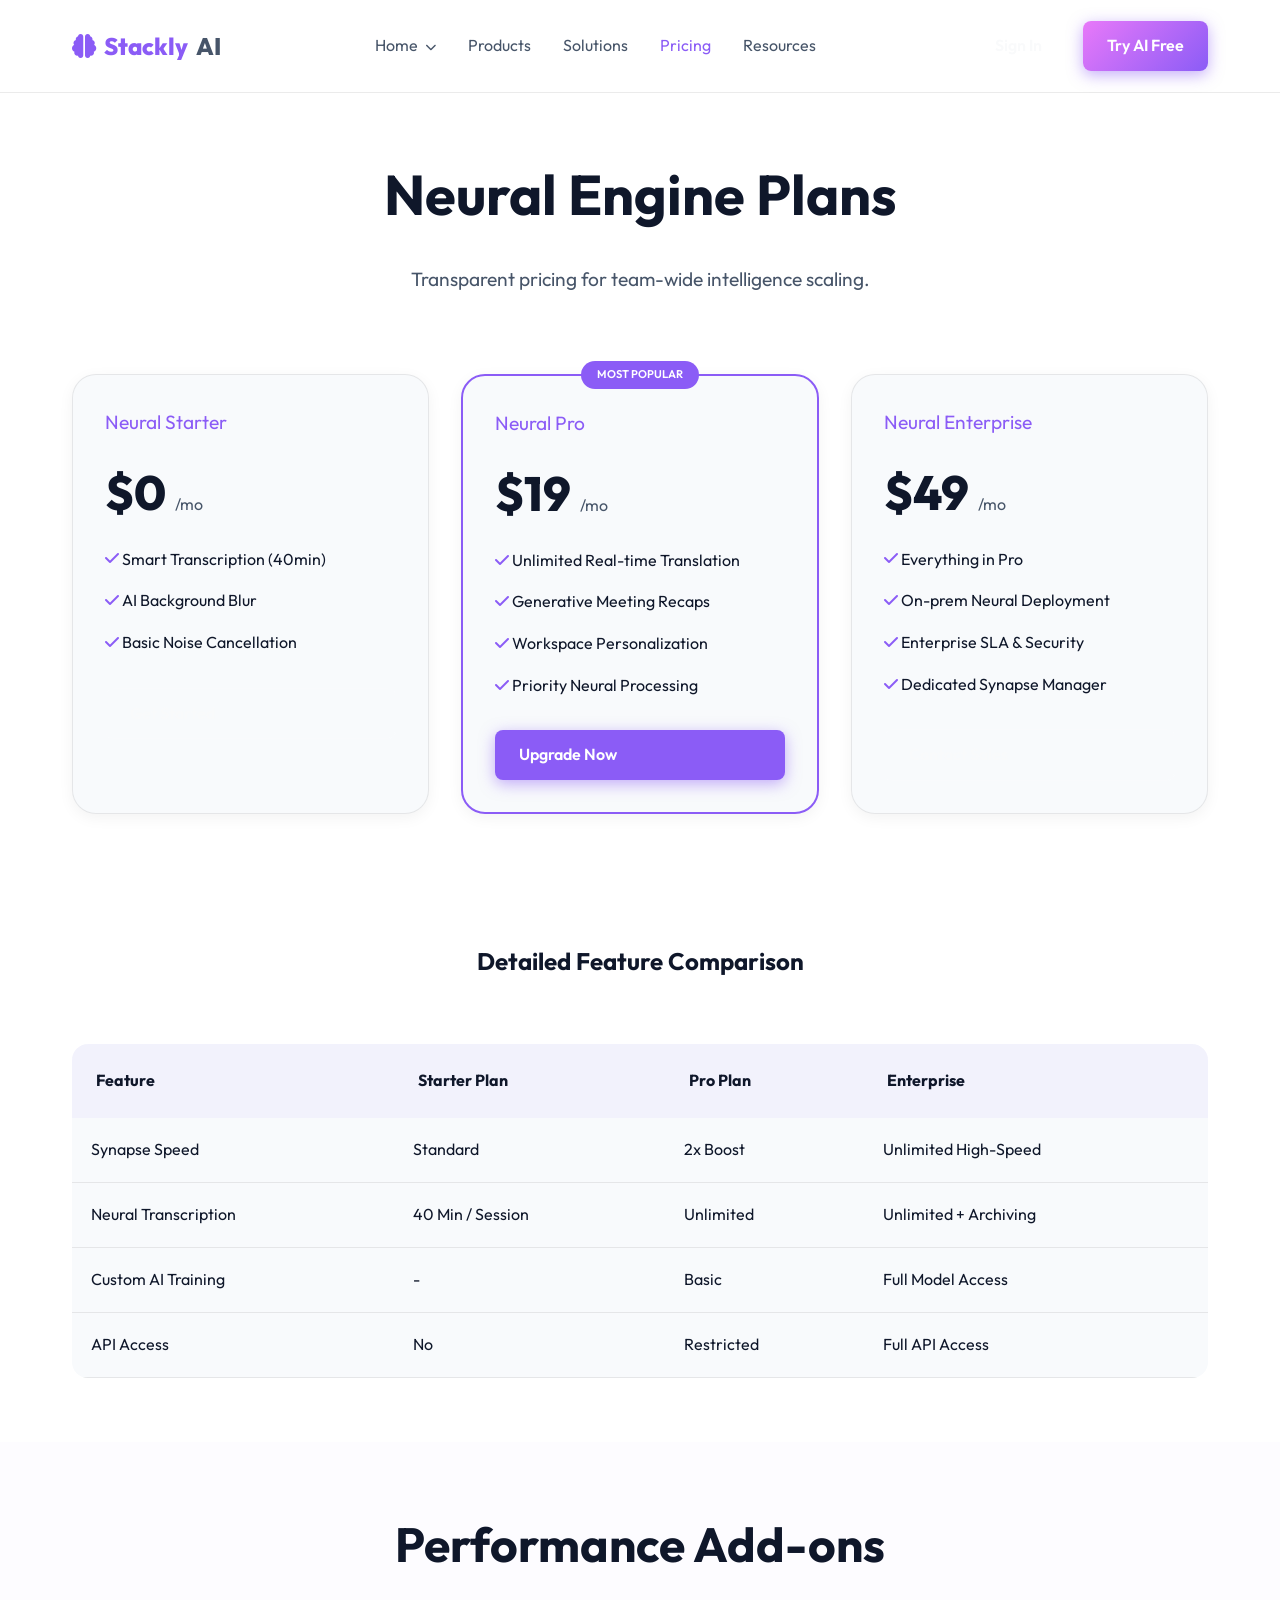
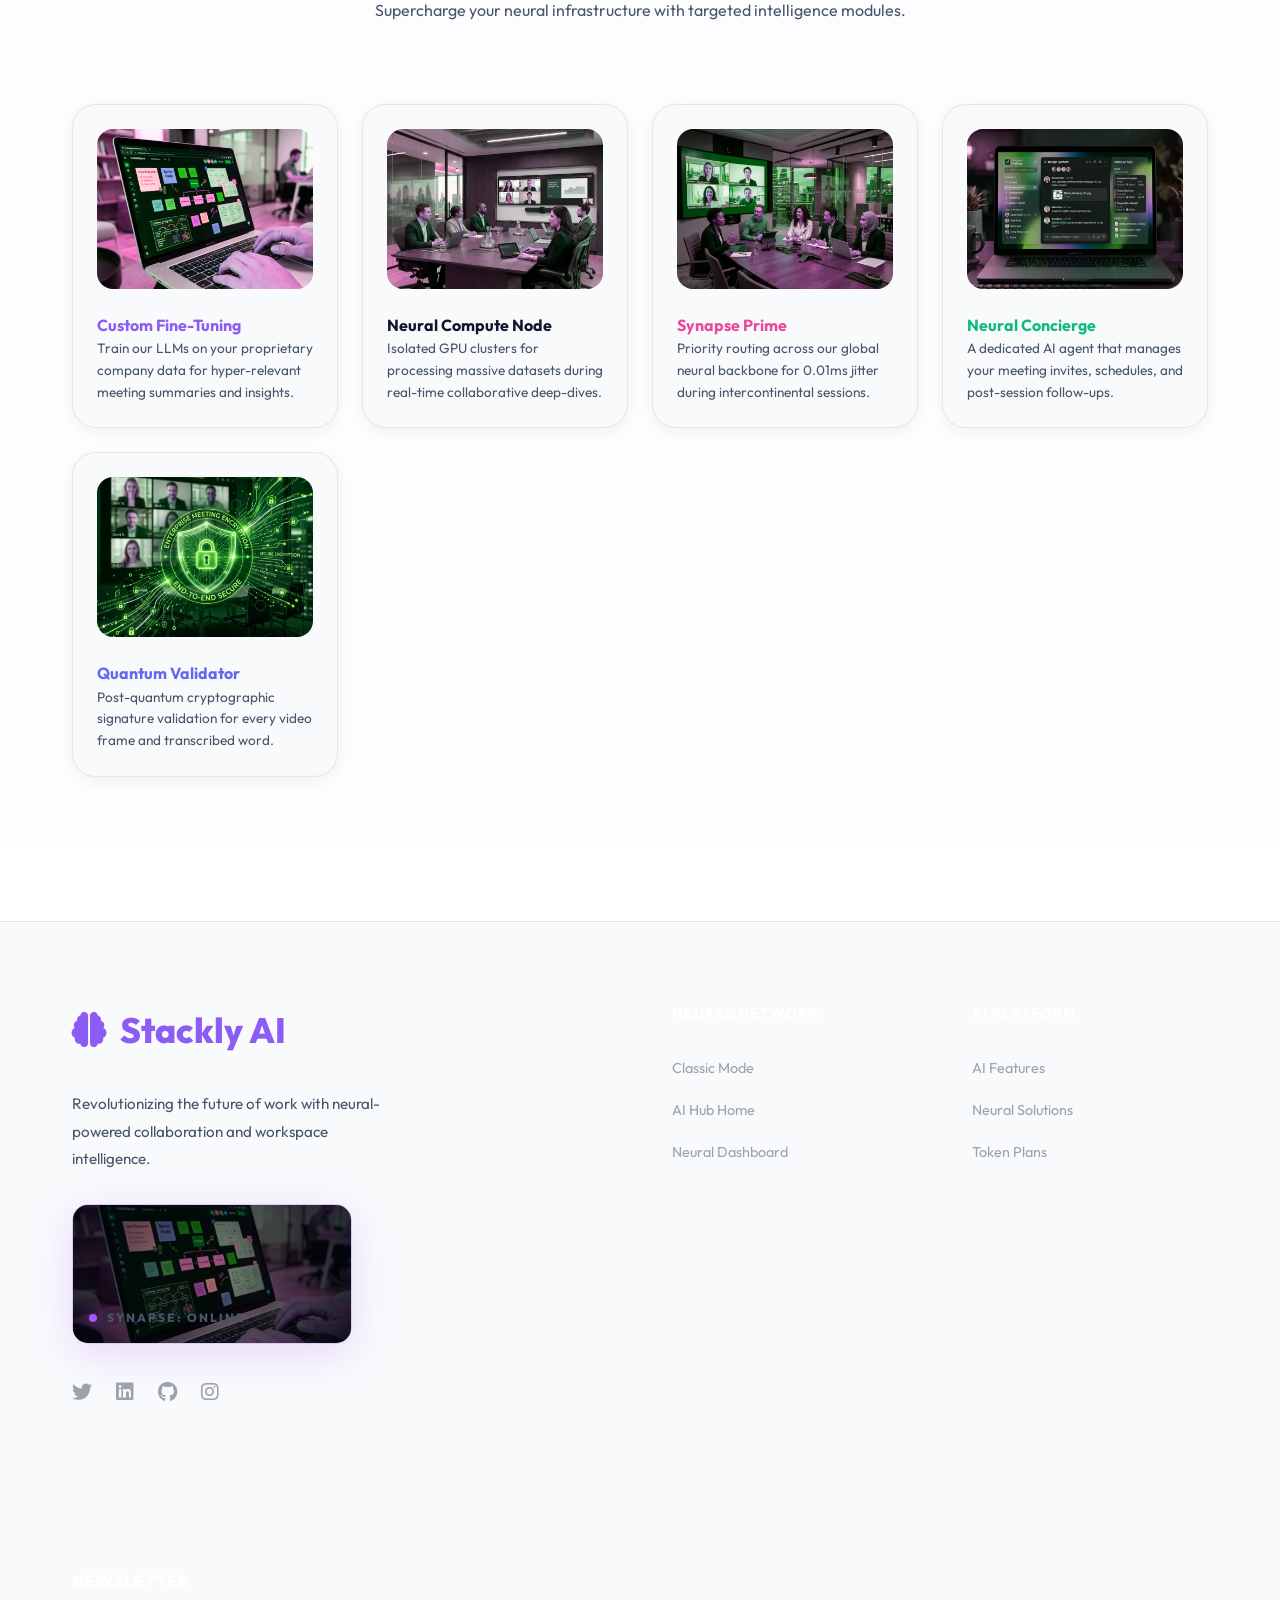
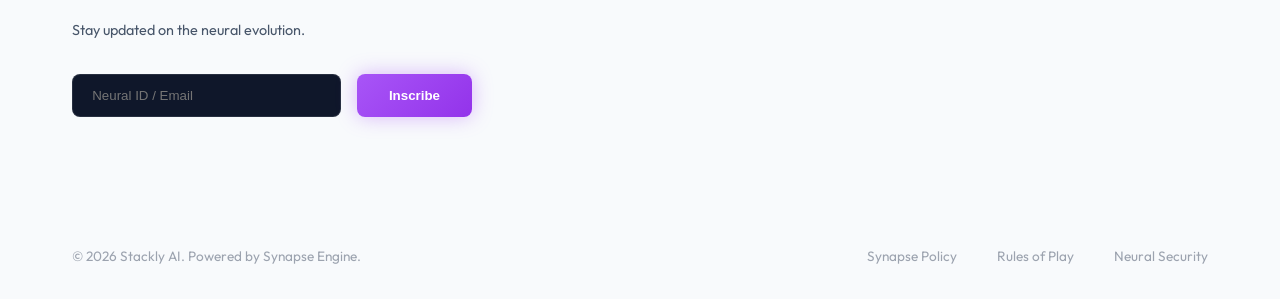
<file: pricing2.html>
<!DOCTYPE html>
<html lang="en">

<head>
    <meta charset="UTF-8">
    <meta name="viewport" content="width=device-width, initial-scale=1.0">
    <title>AI Pricing | Stackly</title>
    <link href="https://fonts.googleapis.com/css2?family=Outfit:wght@300;400;600;800&display=swap" rel="stylesheet">
    <link rel="stylesheet" href="https://cdnjs.cloudflare.com/ajax/libs/font-awesome/6.4.0/css/all.min.css">
    <link href="https://unpkg.com/aos@2.3.1/dist/aos.css" rel="stylesheet">
    <link rel="stylesheet" href="css/style.css">
    <style>
        :root {
            --ai-primary: #8B5CF6;
            --light-bg: #FFFFFF;
            --light-surface: #F8FAFC;
            --dark-text: #0F172A;
            --dark-text-secondary: #475569;
            --light-border: rgba(0, 0, 0, 0.08);
        }

        body {
            background: var(--light-bg);
            color: var(--dark-text);
        }

        .navbar {
            background: rgba(255, 255, 255, 0.8) !important;
            border-bottom: 1px solid var(--light-border) !important;
        }

        .nav-links a {
            color: var(--dark-text-secondary) !important;
        }

        .nav-links a:hover {
            color: var(--ai-primary) !important;
        }

        .dropdown-menu {
            background: white !important;
            border: 1px solid var(--light-border) !important;
            box-shadow: 0 10px 30px rgba(0, 0, 0, 0.1) !important;
        }

        .dropdown-item {
            color: var(--dark-text-secondary) !important;
        }

        .glass-card {
            background: var(--light-surface) !important;
            border: 1px solid var(--light-border) !important;
            box-shadow: 0 4px 15px rgba(0, 0, 0, 0.05) !important;
            color: var(--dark-text) !important;
        }

        .pricing-card.active {
            border: 2px solid var(--ai-primary) !important;
            transform: translateY(-10px);
        }

        h1,
        h2,
        h3 {
            color: var(--dark-text) !important;
        }

        p,
        span {
            color: var(--dark-text-secondary) !important;
        }

        footer {
            background: var(--light-surface) !important;
            border-top: 1px solid var(--light-border) !important;
        }
    </style>
</head>

<body>
    <nav class="navbar">
        <div class="container nav-container">
            <a href="index2.html" class="logo"><i class="fas fa-brain"></i> Stackly <span
                    style="color: var(--ai-primary);">AI</span></a>
            <ul class="nav-links">
                <li class="nav-item-dropdown">
                    <a href="index.html">Home <i class="fas fa-chevron-down"
                            style="font-size: 0.7rem; margin-left: 0.2rem;"></i></a>
                    <div class="dropdown-menu">
                        <a href="index.html" class="dropdown-item"><i class="fas fa-home"></i> Home 1</a>
                        <a href="index2.html" class="dropdown-item"><i class="fas fa-microchip"></i> Home 2 (AI Hub)</a>
                    </div>
                </li>
                <li><a href="products2.html">Products</a></li>
                <li><a href="solutions2.html">Solutions</a></li>
                <li><a href="pricing2.html" style="color: var(--ai-primary) !important;">Pricing</a></li>
                <li><a href="resources2.html">Resources</a></li>
            </ul>
            <div class="nav-cta">
                <a href="signin.html" class="btn btn-outline">Sign In</a>
                <a href="dashboard.html" class="btn btn-primary"
                    style="background: linear-gradient(135deg, #E879F9, #8B5CF6); border:none;">Try AI Free</a>
                <div class="menu-toggle" id="mobile-menu"><span></span><span></span><span></span></div>
            </div>
        </div>
    </nav>

    <section class="section-padding" style="padding-top: 150px;">
        <div class="container">
            <div style="text-align: center; margin-bottom: 5rem;">
                <h1 style="font-size: 3.5rem; margin-bottom: 1.5rem;" data-aos="fade-up">Neural Engine Plans</h1>
                <p style="max-width: 700px; margin: 0 auto; font-size: 1.2rem;" data-aos="fade-up" data-aos-delay="100">
                    Transparent pricing for team-wide intelligence scaling.
                </p>
            </div>

            <div style="display: grid; grid-template-columns: repeat(auto-fit, minmax(280px, 1fr)); gap: 2rem;">
                <!-- Plan 1 -->
                <div class="glass-card pricing-card" data-aos="fade-up">
                    <div style="font-size: 1.2rem; margin-bottom: 1rem; color: var(--ai-primary);">Neural Starter</div>
                    <div style="font-size: 3rem; font-weight: 800; margin-bottom: 1rem;">$0 <span
                            style="font-size: 1rem; font-weight: 400;">/mo</span></div>
                    <ul style="display: flex; flex-direction: column; gap: 1rem; padding: 0; margin-bottom: 2rem;">
                        <li><i class="fas fa-check" style="color: var(--ai-primary);"></i> Smart Transcription (40min)
                        </li>
                        <li><i class="fas fa-check" style="color: var(--ai-primary);"></i> AI Background Blur</li>
                        <li><i class="fas fa-check" style="color: var(--ai-primary);"></i> Basic Noise Cancellation</li>
                    </ul>
                    <a href="#" class="btn btn-outline" style="width: 100%;">Get Started</a>
                </div>

                <!-- Plan 2 -->
                <div class="glass-card pricing-card active" data-aos="fade-up" data-aos-delay="100">
                    <div
                        style="background: var(--ai-primary); color: white; padding: 0.3rem 1rem; border-radius: 2rem; font-size: 0.7rem; position: absolute; top: -15px; left: 50%; transform: translateX(-50%); font-weight: 600;">
                        MOST POPULAR</div>
                    <div style="font-size: 1.2rem; margin-bottom: 1rem; color: var(--ai-primary);">Neural Pro</div>
                    <div style="font-size: 3rem; font-weight: 800; margin-bottom: 1rem;">$19 <span
                            style="font-size: 1rem; font-weight: 400;">/mo</span></div>
                    <ul style="display: flex; flex-direction: column; gap: 1rem; padding: 0; margin-bottom: 2rem;">
                        <li><i class="fas fa-check" style="color: var(--ai-primary);"></i> Unlimited Real-time
                            Translation</li>
                        <li><i class="fas fa-check" style="color: var(--ai-primary);"></i> Generative Meeting Recaps
                        </li>
                        <li><i class="fas fa-check" style="color: var(--ai-primary);"></i> Workspace Personalization
                        </li>
                        <li><i class="fas fa-check" style="color: var(--ai-primary);"></i> Priority Neural Processing
                        </li>
                    </ul>
                    <a href="#" class="btn btn-primary"
                        style="width: 100%; border: none; background: var(--ai-primary);">Upgrade Now</a>
                </div>

                <!-- Plan 3 -->
                <div class="glass-card pricing-card" data-aos="fade-up" data-aos-delay="200">
                    <div style="font-size: 1.2rem; margin-bottom: 1rem; color: var(--ai-primary);">Neural Enterprise
                    </div>
                    <div style="font-size: 3rem; font-weight: 800; margin-bottom: 1rem;">$49 <span
                            style="font-size: 1rem; font-weight: 400;">/mo</span></div>
                    <ul style="display: flex; flex-direction: column; gap: 1rem; padding: 0; margin-bottom: 2rem;">
                        <li><i class="fas fa-check" style="color: var(--ai-primary);"></i> Everything in Pro</li>
                        <li><i class="fas fa-check" style="color: var(--ai-primary);"></i> On-prem Neural Deployment
                        </li>
                        <li><i class="fas fa-check" style="color: var(--ai-primary);"></i> Enterprise SLA & Security
                        </li>
                        <li><i class="fas fa-check" style="color: var(--ai-primary);"></i> Dedicated Synapse Manager
                        </li>
                    </ul>
                    <a href="#" class="btn btn-outline" style="width: 100%;">Contact Sales</a>
                </div>
            </div>

            <!-- NEW: Feature Comparison Table -->
            <div style="margin-top: 8rem;" data-aos="fade-up">
                <h2 style="text-align: center; margin-bottom: 4rem;">Detailed Feature Comparison</h2>
                <div style="overflow-x: auto;">
                    <table
                        style="width: 100%; border-collapse: collapse; background: var(--light-surface); border-radius: 1rem; overflow: hidden;">
                        <thead>
                            <tr style="background: rgba(139, 92, 246, 0.05); text-align: left;">
                                <th style="padding: 1.5rem;">Feature</th>
                                <th style="padding: 1.5rem;">Starter Plan</th>
                                <th style="padding: 1.5rem;">Pro Plan</th>
                                <th style="padding: 1.5rem;">Enterprise</th>
                            </tr>
                        </thead>
                        <tbody>
                            <tr style="border-bottom: 1px solid var(--light-border);">
                                <td style="padding: 1.2rem;">Synapse Speed</td>
                                <td style="padding: 1.2rem;">Standard</td>
                                <td style="padding: 1.2rem;">2x Boost</td>
                                <td style="padding: 1.2rem;">Unlimited High-Speed</td>
                            </tr>
                            <tr style="border-bottom: 1px solid var(--light-border);">
                                <td style="padding: 1.2rem;">Neural Transcription</td>
                                <td style="padding: 1.2rem;">40 Min / Session</td>
                                <td style="padding: 1.2rem;">Unlimited</td>
                                <td style="padding: 1.2rem;">Unlimited + Archiving</td>
                            </tr>
                            <tr style="border-bottom: 1px solid var(--light-border);">
                                <td style="padding: 1.2rem;">Custom AI Training</td>
                                <td style="padding: 1.2rem;">-</td>
                                <td style="padding: 1.2rem;">Basic</td>
                                <td style="padding: 1.2rem;">Full Model Access</td>
                            </tr>
                            <tr style="border-bottom: 1px solid var(--light-border);">
                                <td style="padding: 1.2rem;">API Access</td>
                                <td style="padding: 1.2rem;">No</td>
                                <td style="padding: 1.2rem;">Restricted</td>
                                <td style="padding: 1.2rem;">Full API Access</td>
                            </tr>
                        </tbody>
                    </table>
                </div>
            </div>
        </div>
    </section>

    <!-- Neural Performance Add-ons -->
    <section class="section-padding" style="background: rgba(139, 92, 246, 0.02);">
        <div class="container">
            <div style="text-align: center; margin-bottom: 5rem;" data-aos="fade-up">
                <h2 style="font-size: 3rem; margin-bottom: 1rem; color: var(--ai-primary);">Performance Add-ons</h2>
                <p style="color: var(--dark-text-secondary); max-width: 700px; margin: 0 auto;">Supercharge your neural
                    infrastructure with targeted intelligence modules.</p>
            </div>

            <div style="display: grid; grid-template-columns: repeat(auto-fit, minmax(220px, 1fr)); gap: 1.5rem;">
                <!-- Add-on 1 -->
                <div class="glass-card" data-aos="fade-up" style="padding: 1.5rem; border-radius: 1.5rem;">
                    <img src="assets/canvas.webp" alt="Model Training"
                        style="width: 100%; height: 160px; object-fit: cover; border-radius: 1rem; margin-bottom: 1rem; filter: hue-rotate(280deg);">
                    <h4 style="color: var(--ai-primary);">Custom Fine-Tuning</h4>
                    <p style="font-size: 0.85rem; color: var(--dark-text-secondary);">Train our LLMs on your proprietary
                        company data for hyper-relevant meeting summaries and insights.</p>
                </div>
                <!-- Add-on 2 -->
                <div class="glass-card" data-aos="fade-up" data-aos-delay="100"
                    style="padding: 1.5rem; border-radius: 1.5rem;">
                    <img src="assets/hardware.webp" alt="Dedicated Compute"
                        style="width: 100%; height: 160px; object-fit: cover; border-radius: 1rem; margin-bottom: 1rem; filter: hue-rotate(280deg);">
                    <h4 style="color: var(--ai-secondary);">Neural Compute Node</h4>
                    <p style="font-size: 0.85rem; color: var(--dark-text-secondary);">Isolated GPU clusters for
                        processing massive datasets during real-time collaborative deep-dives.</p>
                </div>
                <!-- Add-on 3 -->
                <div class="glass-card" data-aos="fade-up" data-aos-delay="200"
                    style="padding: 1.5rem; border-radius: 1.5rem;">
                    <img src="assets/grid.webp" alt="Global Sync"
                        style="width: 100%; height: 160px; object-fit: cover; border-radius: 1rem; margin-bottom: 1rem; filter: hue-rotate(280deg);">
                    <h4 style="color: #EC4899;">Synapse Prime</h4>
                    <p style="font-size: 0.85rem; color: var(--dark-text-secondary);">Priority routing across our global
                        neural backbone for 0.01ms jitter during intercontinental sessions.</p>
                </div>
                <!-- Add-on 4 -->
                <div class="glass-card" data-aos="fade-up" data-aos-delay="300"
                    style="padding: 1.5rem; border-radius: 1.5rem;">
                    <img src="assets/chat.webp" alt="AI Support"
                        style="width: 100%; height: 160px; object-fit: cover; border-radius: 1rem; margin-bottom: 1rem; filter: hue-rotate(280deg);">
                    <h4 style="color: #10B981;">Neural Concierge</h4>
                    <p style="font-size: 0.85rem; color: var(--dark-text-secondary);">A dedicated AI agent that manages
                        your meeting invites, schedules, and post-session follow-ups.</p>
                </div>
                <!-- Add-on 5 -->
                <div class="glass-card" data-aos="fade-up" data-aos-delay="400"
                    style="padding: 1.5rem; border-radius: 1.5rem;">
                    <img src="assets/shield.webp" alt="Security Sync"
                        style="width: 100%; height: 160px; object-fit: cover; border-radius: 1rem; margin-bottom: 1rem; filter: hue-rotate(280deg);">
                    <h4 style="color: #6366F1;">Quantum Validator</h4>
                    <p style="font-size: 0.85rem; color: var(--dark-text-secondary);">Post-quantum cryptographic
                        signature validation for every video frame and transcribed word.</p>
                </div>
            </div>
        </div>
    </section>

    <!-- Unified Ultra-Premium Footer (AI Hub Version) -->
    <footer
        style="background: #030712; padding: 5rem 0 2rem 0; border-top: 1px solid rgba(255,255,255,0.05); color: #9ca3af; margin-top: 5rem;">
        <div class="container">
            <div
                style="display: grid; grid-template-columns: repeat(auto-fit, minmax(200px, 1fr)); gap: 4rem; margin-bottom: 5rem;">
                <div style="grid-column: span 2;">
                    <div class="logo"
                        style="margin-bottom: 2rem; font-size: 2.2rem; color: var(--ai-primary); font-weight: 800; display: flex; align-items: center; gap: 0.8rem;">
                        <i class="fas fa-brain"></i> Stackly AI
                    </div>
                    <p style="max-width: 320px; line-height: 1.8; margin-bottom: 2rem; font-size: 0.95rem;">
                        Revolutionizing the future of work with neural-powered collaboration and workspace intelligence.
                    </p>
                    <!-- Interactive Neural Visual -->
                    <div class="footer-neural-visual"
                        style="position: relative; width: 280px; height: 140px; border-radius: 1rem; overflow: hidden; margin-top: 1.5rem; cursor: pointer; border: 1px solid rgba(168, 85, 247, 0.3); box-shadow: 0 10px 40px rgba(168, 85, 247, 0.2); margin-bottom: 2rem;">
                        <img src="assets/canvas.webp" alt="Neural Core"
                            style="width: 100%; height: 100%; object-fit: cover; filter: brightness(0.6) hue-rotate(280deg); transition: 0.8s transform ease;">
                        <div
                            style="position: absolute; inset: 0; background: radial-gradient(circle at center, transparent 0%, rgba(3, 7, 18, 0.8) 100%);">
                        </div>
                        <div
                            style="position: absolute; bottom: 1rem; left: 1rem; display: flex; align-items: center; gap: 0.6rem;">
                            <div
                                style="width: 8px; height: 8px; background: #a855f7; border-radius: 50%; box-shadow: 0 0 15px #a855f7; animation: neuralPulse 1.5s infinite alternate;">
                            </div>
                            <span
                                style="font-size: 0.75rem; color: #fff; font-weight: 800; text-transform: uppercase; letter-spacing: 2px;">Synapse:
                                Online</span>
                        </div>
                    </div>
                    <div style="display: flex; gap: 1.5rem; font-size: 1.25rem;">
                        <a href="#" style="color: inherit; transition: 0.3s;"><i class="fab fa-twitter"></i></a>
                        <a href="#" style="color: inherit; transition: 0.3s;"><i class="fab fa-linkedin"></i></a>
                        <a href="#" style="color: inherit; transition: 0.3s;"><i class="fab fa-github"></i></a>
                        <a href="#" style="color: inherit; transition: 0.3s;"><i class="fab fa-instagram"></i></a>
                    </div>
                    <style>
                        .footer-neural-visual:hover img {
                            transform: scale(1.2) rotate(-1deg);
                            filter: brightness(0.9) hue-rotate(300deg);
                        }

                        @keyframes neuralPulse {
                            from {
                                opacity: 1;
                                transform: scale(1);
                            }

                            to {
                                opacity: 0.3;
                                transform: scale(1.3);
                            }
                        }
                    </style>
                </div>

                <div>
                    <h4
                        style="color: #fff; margin-bottom: 2rem; text-transform: uppercase; font-size: 0.9rem; letter-spacing: 1px; font-weight: 700;">
                        Neural Network</h4>
                    <ul
                        style="list-style: none; padding: 0; display: flex; flex-direction: column; gap: 1.2rem; font-size: 0.9rem;">
                        <li><a href="index.html"
                                style="color: inherit; text-decoration: none; transition: 0.3s;">Classic Mode</a></li>
                        <li><a href="index2.html" style="color: inherit; text-decoration: none; transition: 0.3s;">AI
                                Hub Home</a></li>
                        <li><a href="dashboard.html"
                                style="color: inherit; text-decoration: none; transition: 0.3s;">Neural Dashboard</a>
                        </li>
                    </ul>
                </div>

                <div>
                    <h4
                        style="color: #fff; margin-bottom: 2rem; text-transform: uppercase; font-size: 0.9rem; letter-spacing: 1px; font-weight: 700;">
                        AI Platform</h4>
                    <ul
                        style="list-style: none; padding: 0; display: flex; flex-direction: column; gap: 1.2rem; font-size: 0.9rem;">
                        <li><a href="products2.html" style="color: inherit; text-decoration: none; transition: 0.3s;">AI
                                Features</a></li>
                        <li><a href="solutions2.html"
                                style="color: inherit; text-decoration: none; transition: 0.3s;">Neural Solutions</a>
                        </li>
                        <li><a href="pricing2.html"
                                style="color: inherit; text-decoration: none; transition: 0.3s;">Token Plans</a></li>
                    </ul>
                </div>
            </div>

            <!-- Optimized Newsletter Integration -->
            <div style="padding-top: 5rem; border-top: 1px solid rgba(255,255,255,0.05);">
                <h4
                    style="color: #fff; margin-bottom: 1.5rem; text-transform: uppercase; font-size: 1rem; letter-spacing: 1px; font-weight: 800;">
                    Newsletter</h4>
                <p style="margin-bottom: 2rem; font-size: 0.9rem;">Stay updated on the neural evolution.</p>
                <div style="display: flex; gap: 1rem; max-width: 400px; flex-wrap: wrap;">
                    <input type="email" placeholder="Neural ID / Email"
                        style="flex: 1; background: #0f172a; border: 1px solid rgba(255,255,255,0.1); padding: 0.8rem 1.2rem; border-radius: 0.5rem; color: #fff; outline: none; min-width: 200px;">
                    <button
                        style="background: linear-gradient(135deg, #a855f7, #9333ea); border: none; padding: 0.8rem 2rem; border-radius: 0.5rem; color: #fff; font-weight: 700; cursor: pointer; box-shadow: 0 0 20px rgba(168, 85, 247, 0.4); transition: 0.3s;">Inscribe</button>
                </div>
            </div>

            <!-- Elite Bottom Bar -->
            <div
                style="margin-top: 6rem; padding-top: 2rem; border-top: 1px solid rgba(255,255,255,0.05); display: flex; justify-content: space-between; align-items: center; flex-wrap: wrap; gap: 2rem; font-size: 0.85rem;">
                <div>&copy; 2026 Stackly AI. Powered by Synapse Engine.</div>
                <div style="display: flex; gap: 2.5rem;">
                    <a href="#" style="color: inherit; text-decoration: none; transition: 0.3s;">Synapse Policy</a>
                    <a href="#" style="color: inherit; text-decoration: none; transition: 0.3s;">Rules of Play</a>
                    <a href="#" style="color: inherit; text-decoration: none; transition: 0.3s;">Neural Security</a>
                </div>
            </div>
        </div>
    </footer>

    <script src="https://unpkg.com/aos@2.3.1/dist/aos.js"></script>
    <script src="js/main.js"></script>
    <script>AOS.init({ duration: 1000, once: true });</script>
</body>

</html>
</file>
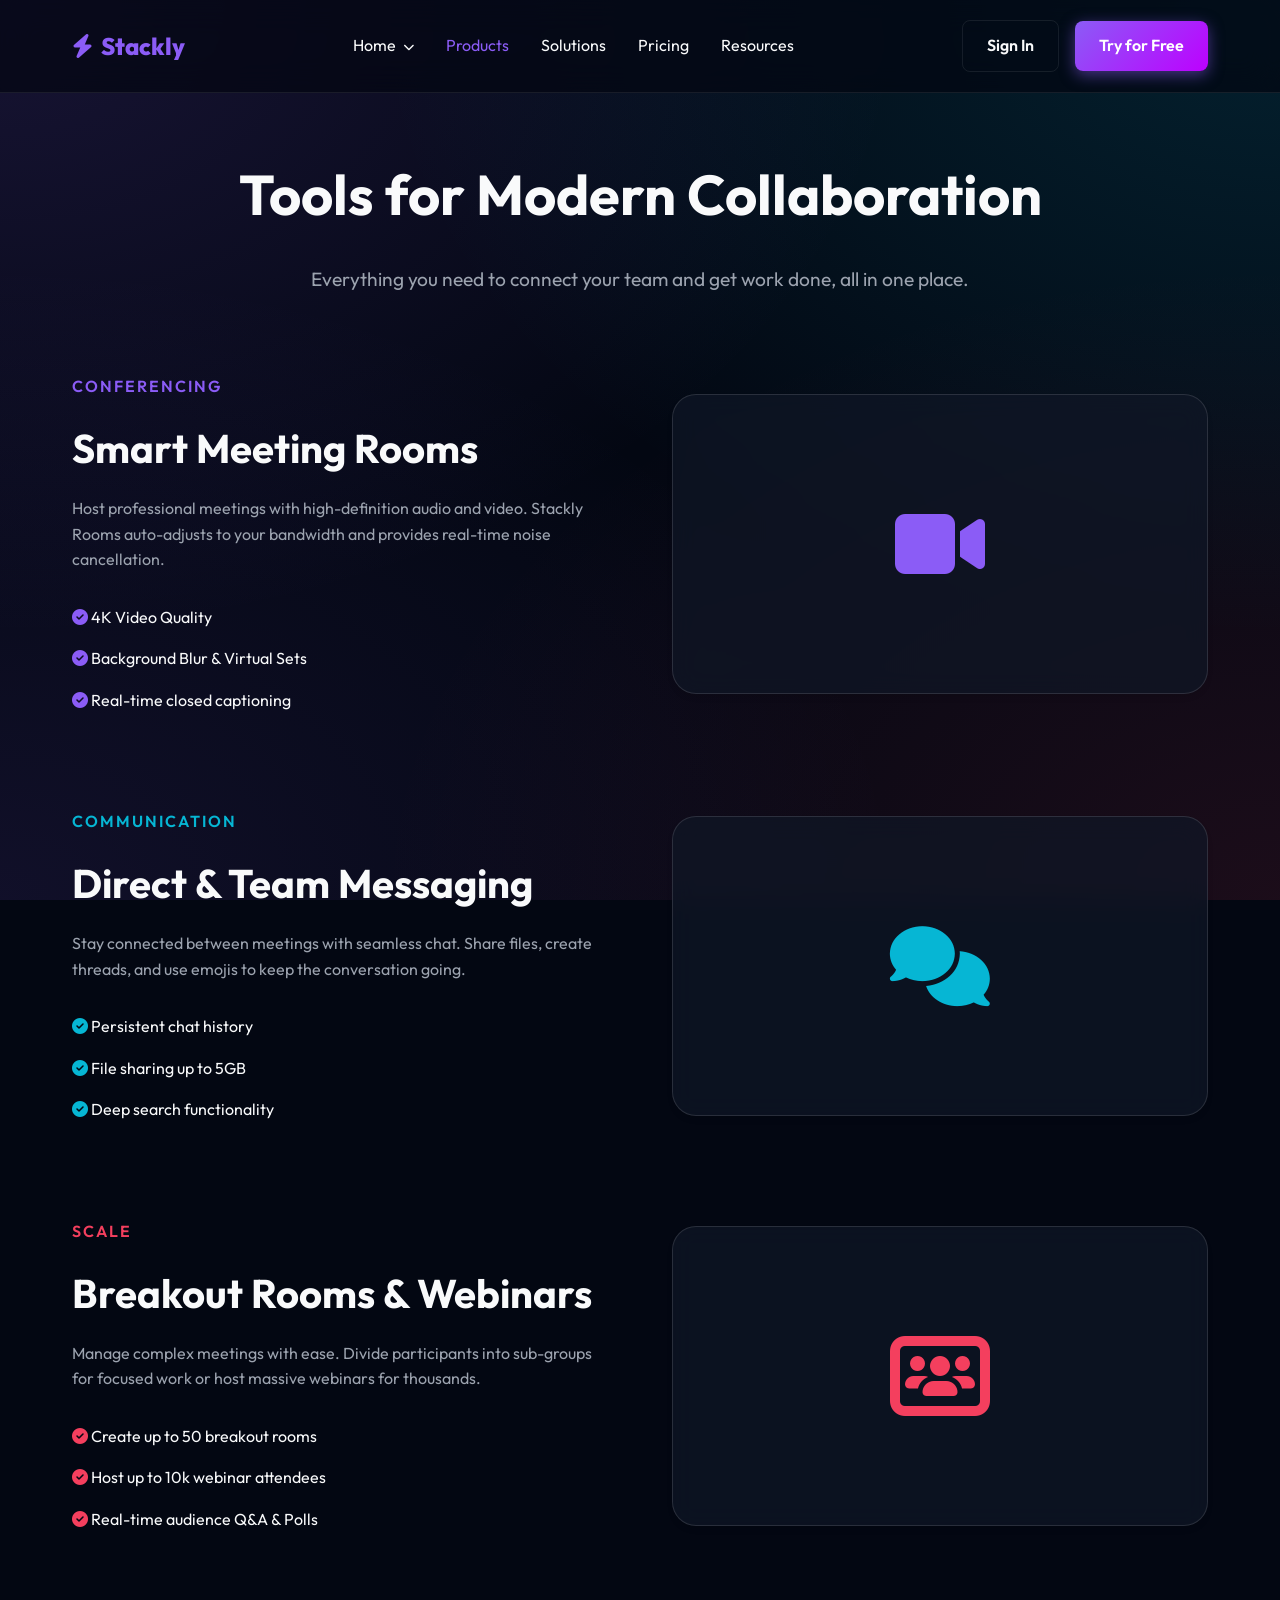
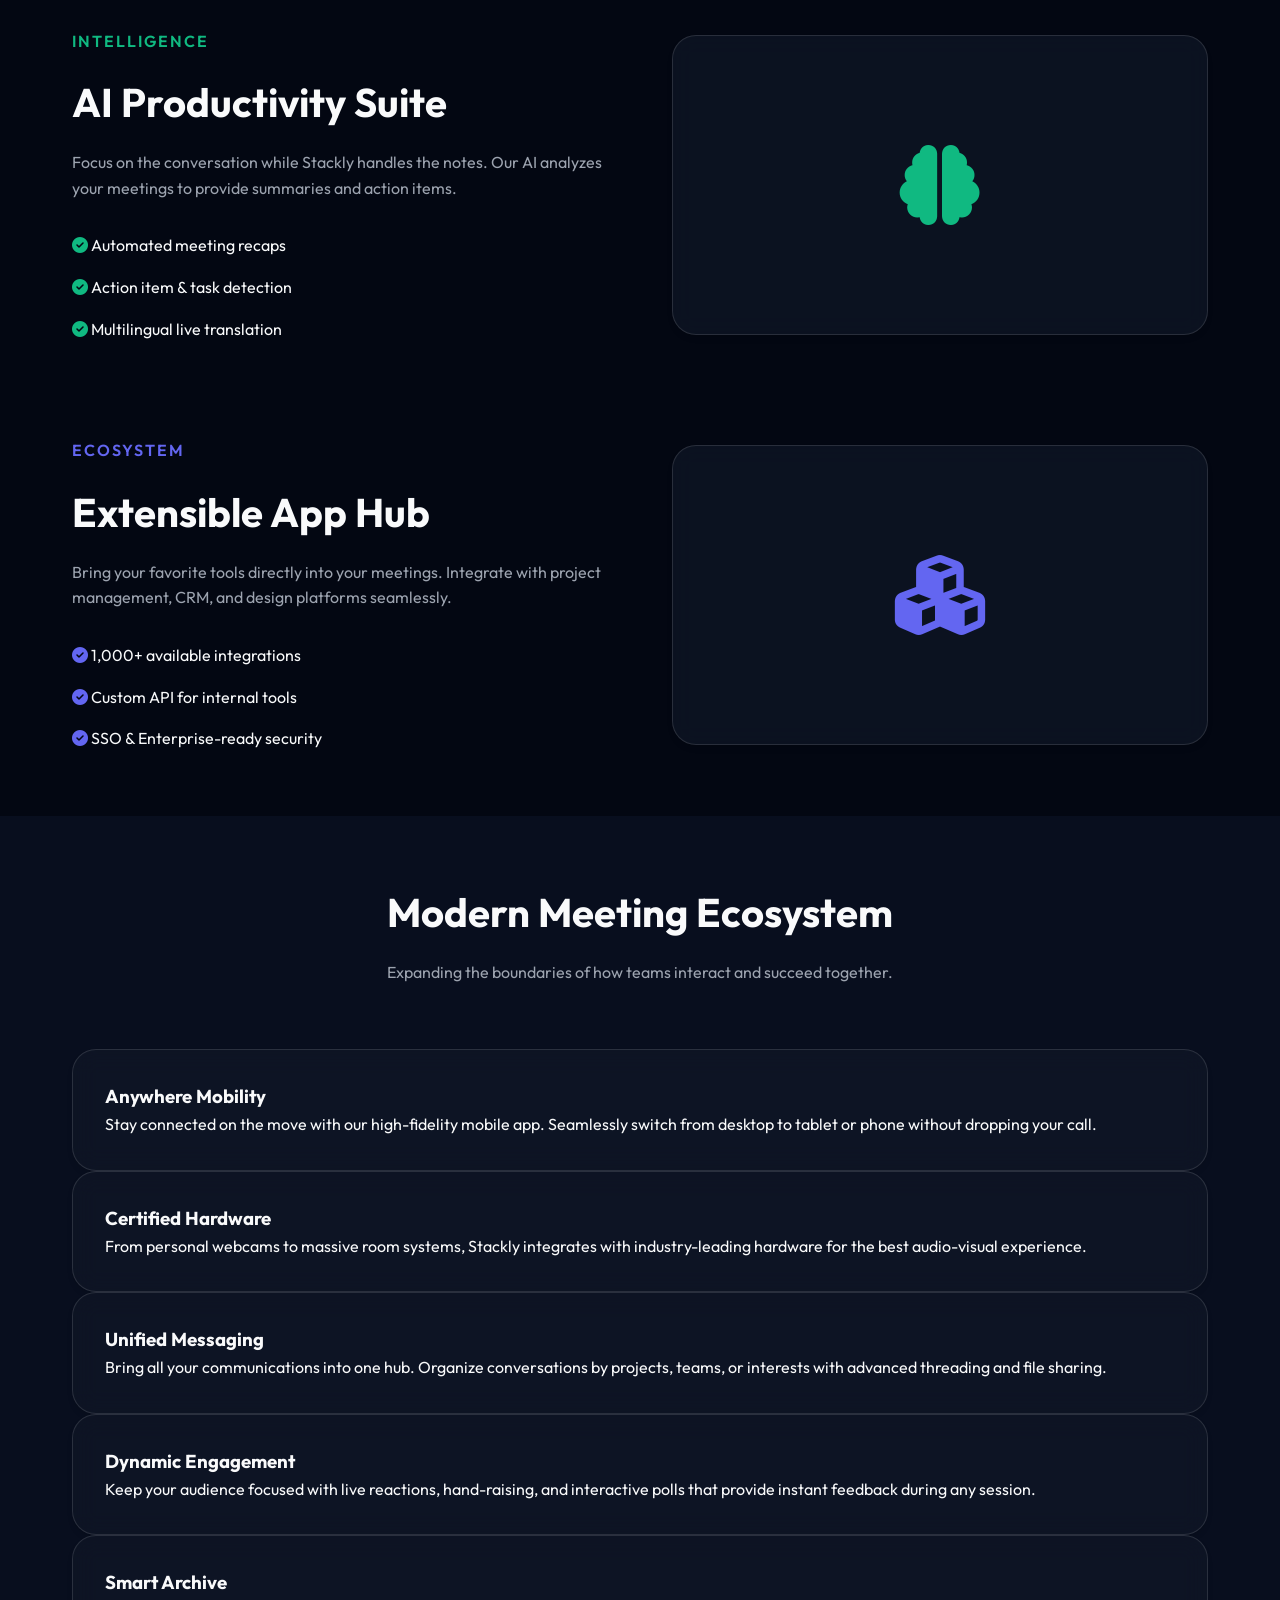
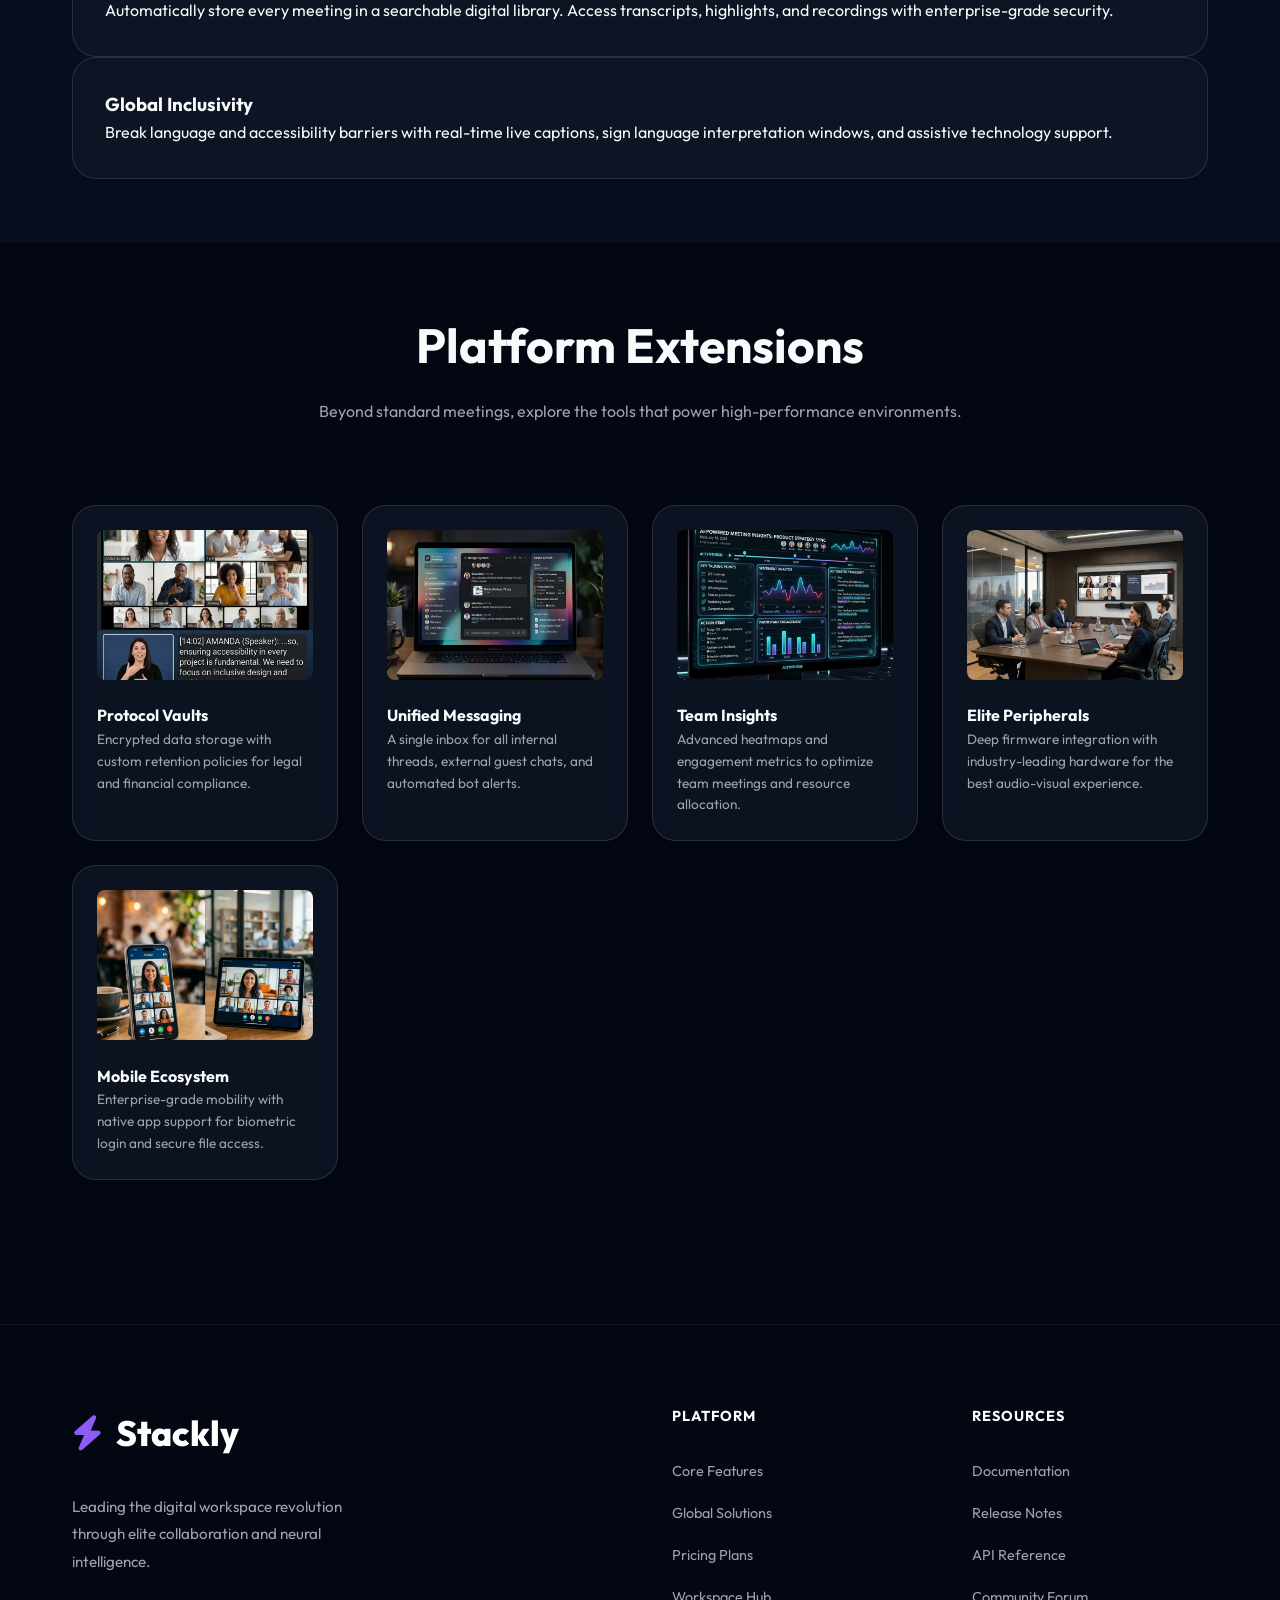
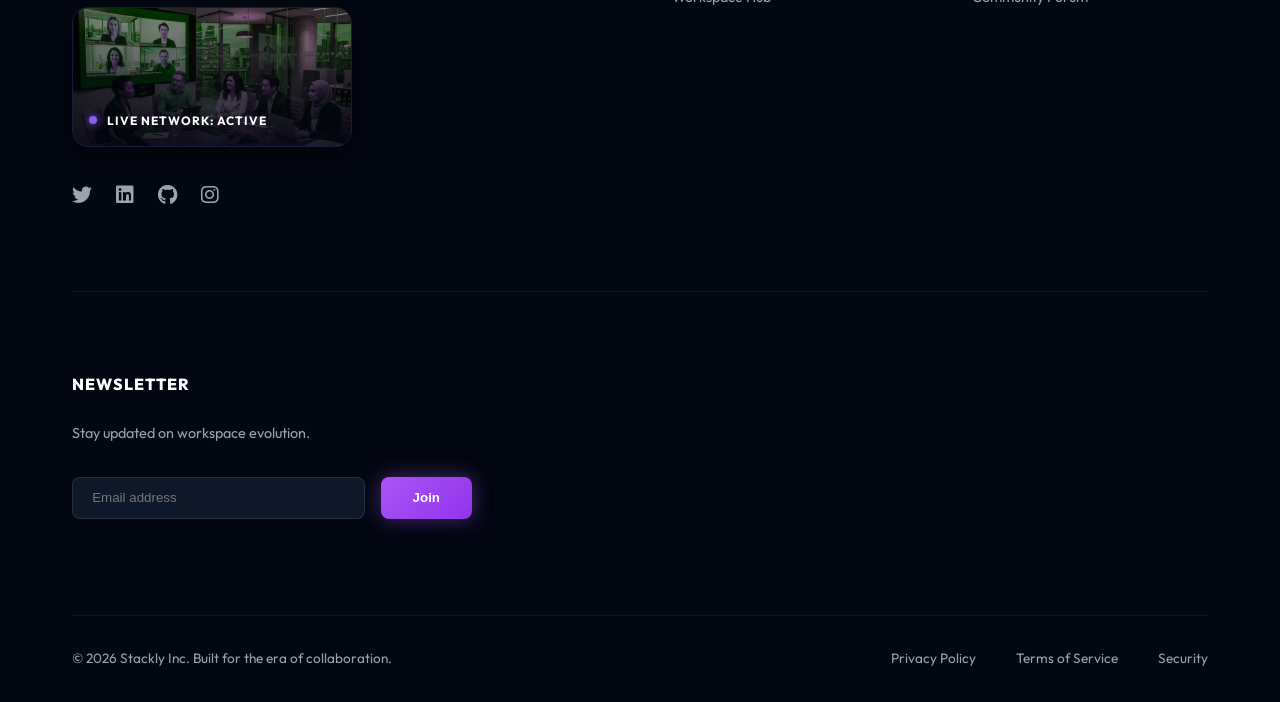
<file: products.html>
<!DOCTYPE html>
<html lang="en">

<head>
    <meta charset="UTF-8">
    <meta name="viewport" content="width=device-width, initial-scale=1.0">
    <title>Products | Stackly</title>
    <link href="https://fonts.googleapis.com/css2?family=Outfit:wght@300;400;600;800&display=swap" rel="stylesheet">
    <link rel="stylesheet" href="https://cdnjs.cloudflare.com/ajax/libs/font-awesome/6.4.0/css/all.min.css">
    <link href="https://unpkg.com/aos@2.3.1/dist/aos.css" rel="stylesheet">
    <link rel="stylesheet" href="css/style.css">
</head>

<body>
    <nav class="navbar">
        <div class="container nav-container">
            <a href="index.html" class="logo"><i class="fas fa-bolt"></i> Stackly</a>
            <ul class="nav-links">
                <li class="nav-item-dropdown">
                    <a href="index.html">Home <i class="fas fa-chevron-down"
                            style="font-size: 0.7rem; margin-left: 0.2rem;"></i></a>
                    <div class="dropdown-menu">
                        <a href="index.html" class="dropdown-item"><i class="fas fa-home"></i> Home 1</a>
                        <a href="index2.html" class="dropdown-item"><i class="fas fa-microchip"></i> Home 2 (AI Hub)</a>
                    </div>
                </li>
                <li><a href="#" style="color: var(--primary);">Products</a></li>
                <li><a href="solutions.html">Solutions</a></li>
                <li><a href="pricing.html">Pricing</a></li>
                <li><a href="resources.html">Resources</a></li>
            </ul>
            <div class="nav-cta">
                <a href="signin.html" class="btn btn-outline">Sign In</a>
                <a href="dashboard.html" class="btn btn-primary">Try for Free</a>
                <div class="menu-toggle" id="mobile-menu"><span></span><span></span><span></span></div>
            </div>
        </div>
    </nav>

    <section class="section-padding" style="padding-top: 150px;">
        <div class="container">
            <div style="text-align: center; margin-bottom: 5rem;">
                <h1 style="font-size: 3.5rem; margin-bottom: 1.5rem;" data-aos="fade-up">Tools for Modern Collaboration
                </h1>
                <p style="color: var(--text-secondary); max-width: 800px; margin: 0 auto; font-size: 1.2rem;"
                    data-aos="fade-up" data-aos-delay="100">
                    Everything you need to connect your team and get work done, all in one place.
                </p>
            </div>

            <div style="display: flex; flex-direction: column; gap: 6rem;">
                <!-- Product 1 -->
                <div
                    style="display: grid; grid-template-columns: repeat(auto-fit, minmax(300px, 1fr)); gap: 4rem; align-items: center;">
                    <div data-aos="fade-right">
                        <span
                            style="color: var(--primary); font-weight: 600; text-transform: uppercase; letter-spacing: 2px;">Conferencing</span>
                        <h2 style="font-size: 2.5rem; margin: 1rem 0;">Smart Meeting Rooms</h2>
                        <p style="color: var(--text-secondary); margin-bottom: 2rem;">Host professional meetings with
                            high-definition audio and video. Stackly Rooms auto-adjusts to your bandwidth and provides
                            real-time noise cancellation.</p>
                        <ul style="display: flex; flex-direction: column; gap: 1rem;">
                            <li><i class="fas fa-check-circle" style="color: var(--primary);"></i> 4K Video Quality</li>
                            <li><i class="fas fa-check-circle" style="color: var(--primary);"></i> Background Blur &
                                Virtual Sets</li>
                            <li><i class="fas fa-check-circle" style="color: var(--primary);"></i> Real-time closed
                                captioning</li>
                        </ul>
                    </div>
                    <div class="glass-card"
                        style="height: 300px; display: flex; justify-content: center; align-items: center; font-size: 5rem; color: var(--primary);"
                        data-aos="zoom-in">
                        <i class="fas fa-video"></i>
                    </div>
                </div>


                <!-- Product 2 -->
                <div
                    style="display: grid; grid-template-columns: repeat(auto-fit, minmax(300px, 1fr)); gap: 4rem; align-items: center;">
                    <div class="glass-card"
                        style="height: 300px; display: flex; justify-content: center; align-items: center; font-size: 5rem; color: var(--secondary); order: 2; @media (max-width: 768px) { order: 1; }"
                        data-aos="zoom-in">
                        <i class="fas fa-comments"></i>
                    </div>
                    <div data-aos="fade-left" style="order: 1; @media (max-width: 768px) { order: 2; }">
                        <span
                            style="color: var(--secondary); font-weight: 600; text-transform: uppercase; letter-spacing: 2px;">Communication</span>
                        <h2 style="font-size: 2.5rem; margin: 1rem 0;">Direct & Team Messaging</h2>
                        <p style="color: var(--text-secondary); margin-bottom: 2rem;">Stay connected between meetings
                            with seamless chat. Share files, create threads, and use emojis to keep the conversation
                            going.</p>
                        <ul style="display: flex; flex-direction: column; gap: 1rem;">
                            <li><i class="fas fa-check-circle" style="color: var(--secondary);"></i> Persistent chat
                                history</li>
                            <li><i class="fas fa-check-circle" style="color: var(--secondary);"></i> File sharing up to
                                5GB</li>
                            <li><i class="fas fa-check-circle" style="color: var(--secondary);"></i> Deep search
                                functionality</li>
                        </ul>
                    </div>
                </div>

                <!-- Product 3: Breakout Rooms & Large Events -->
                <div
                    style="display: grid; grid-template-columns: repeat(auto-fit, minmax(300px, 1fr)); gap: 4rem; align-items: center;">
                    <div data-aos="fade-right">
                        <span
                            style="color: var(--accent); font-weight: 600; text-transform: uppercase; letter-spacing: 2px;">Scale</span>
                        <h2 style="font-size: 2.5rem; margin: 1rem 0;">Breakout Rooms & Webinars</h2>
                        <p style="color: var(--text-secondary); margin-bottom: 2rem;">Manage complex meetings with ease.
                            Divide participants into sub-groups for focused work or host massive webinars for thousands.
                        </p>
                        <ul style="display: flex; flex-direction: column; gap: 1rem;">
                            <li><i class="fas fa-check-circle" style="color: var(--accent);"></i> Create up to 50
                                breakout rooms</li>
                            <li><i class="fas fa-check-circle" style="color: var(--accent);"></i> Host up to 10k webinar
                                attendees</li>
                            <li><i class="fas fa-check-circle" style="color: var(--accent);"></i> Real-time audience Q&A
                                & Polls</li>
                        </ul>
                    </div>
                    <div class="glass-card"
                        style="height: 300px; display: flex; justify-content: center; align-items: center; font-size: 5rem; color: var(--accent);"
                        data-aos="zoom-in">
                        <i class="fas fa-users-rectangle"></i>
                    </div>
                </div>

                <!-- Product 4: AI Insights -->
                <div
                    style="display: grid; grid-template-columns: repeat(auto-fit, minmax(300px, 1fr)); gap: 4rem; align-items: center;">
                    <div class="glass-card"
                        style="height: 300px; display: flex; justify-content: center; align-items: center; font-size: 5rem; color: #10B981; order: 2; @media (max-width: 768px) { order: 1; }"
                        data-aos="zoom-in">
                        <i class="fas fa-brain"></i>
                    </div>
                    <div data-aos="fade-left" style="order: 1; @media (max-width: 768px) { order: 2; }">
                        <span
                            style="color: #10B981; font-weight: 600; text-transform: uppercase; letter-spacing: 2px;">Intelligence</span>
                        <h2 style="font-size: 2.5rem; margin: 1rem 0;">AI Productivity Suite</h2>
                        <p style="color: var(--text-secondary); margin-bottom: 2rem;">Focus on the conversation while
                            Stackly handles the notes. Our AI analyzes your meetings to provide summaries and action
                            items.</p>
                        <ul style="display: flex; flex-direction: column; gap: 1rem;">
                            <li><i class="fas fa-check-circle" style="color: #10B981;"></i> Automated meeting recaps
                            </li>
                            <li><i class="fas fa-check-circle" style="color: #10B981;"></i> Action item & task detection
                            </li>
                            <li><i class="fas fa-check-circle" style="color: #10B981;"></i> Multilingual live
                                translation</li>
                        </ul>
                    </div>
                </div>

                <!-- Product 5: App Integration -->
                <div
                    style="display: grid; grid-template-columns: repeat(auto-fit, minmax(300px, 1fr)); gap: 4rem; align-items: center;">
                    <div data-aos="fade-right">
                        <span
                            style="color: #6366F1; font-weight: 600; text-transform: uppercase; letter-spacing: 2px;">Ecosystem</span>
                        <h2 style="font-size: 2.5rem; margin: 1rem 0;">Extensible App Hub</h2>
                        <p style="color: var(--text-secondary); margin-bottom: 2rem;">Bring your favorite tools directly
                            into your meetings. Integrate with project management, CRM, and design platforms seamlessly.
                        </p>
                        <ul style="display: flex; flex-direction: column; gap: 1rem;">
                            <li><i class="fas fa-check-circle" style="color: #6366F1;"></i> 1,000+ available
                                integrations</li>
                            <li><i class="fas fa-check-circle" style="color: #6366F1;"></i> Custom API for internal
                                tools</li>
                            <li><i class="fas fa-check-circle" style="color: #6366F1;"></i> SSO & Enterprise-ready
                                security</li>
                        </ul>
                    </div>
                    <div class="glass-card"
                        style="height: 300px; display: flex; justify-content: center; align-items: center; font-size: 5rem; color: #6366F1;"
                        data-aos="zoom-in">
                        <i class="fas fa-cubes"></i>
                    </div>
                </div>

            </div>
        </div>
    </section>

    <!-- New Ecosystem Section -->
    <section class="section-padding" style="background: rgba(15, 23, 42, 0.5);">
        <div class="container">
            <div style="text-align: center; margin-bottom: 4rem;">
                <h2 style="font-size: 2.5rem;" data-aos="fade-up">Modern Meeting Ecosystem</h2>
                <p style="color: var(--text-secondary); margin-top: 1rem;" data-aos="fade-up" data-aos-delay="100">
                    Expanding the boundaries of how teams interact and succeed together.</p>
            </div>

            <div class="features-grid">
                <!-- Ecosystem 1 -->
                <div class="glass-card feature-card" data-aos="fade-up" data-aos-delay="100">
                    <h3>Anywhere Mobility</h3>
                    <p>Stay connected on the move with our high-fidelity mobile app. Seamlessly switch from desktop to
                        tablet or phone without dropping your call.</p>
                </div>
                <!-- Ecosystem 2 -->
                <div class="glass-card feature-card" data-aos="fade-up" data-aos-delay="200">
                    <h3>Certified Hardware</h3>
                    <p>From personal webcams to massive room systems, Stackly integrates with industry-leading hardware
                        for the best audio-visual experience.</p>
                </div>
                <!-- Ecosystem 3 -->
                <div class="glass-card feature-card" data-aos="fade-up" data-aos-delay="300">
                    <h3>Unified Messaging</h3>
                    <p>Bring all your communications into one hub. Organize conversations by projects, teams, or
                        interests with advanced threading and file sharing.</p>
                </div>
                <!-- Ecosystem 4 -->
                <div class="glass-card feature-card" data-aos="fade-up" data-aos-delay="400">
                    <h3>Dynamic Engagement</h3>
                    <p>Keep your audience focused with live reactions, hand-raising, and interactive polls that provide
                        instant feedback during any session.</p>
                </div>
                <!-- Ecosystem 5 -->
                <div class="glass-card feature-card" data-aos="fade-up" data-aos-delay="500">
                    <h3>Smart Archive</h3>
                    <p>Automatically store every meeting in a searchable digital library. Access transcripts,
                        highlights, and recordings with enterprise-grade security.</p>
                </div>
                <!-- Ecosystem 6 -->
                <div class="glass-card feature-card" data-aos="fade-up" data-aos-delay="600">
                    <h3>Global Inclusivity</h3>
                    <p>Break language and accessibility barriers with real-time live captions, sign language
                        interpretation windows, and assistive technology support.</p>
                </div>
            </div>
        </div>
    </section>

    <!-- Elite Platform Extensions -->
    <section class="section-padding">
        <div class="container">
            <div style="text-align: center; margin-bottom: 5rem;" data-aos="fade-up">
                <h2 style="font-size: 3rem; margin-bottom: 1rem;">Platform Extensions</h2>
                <p style="color: var(--text-secondary); max-width: 700px; margin: 0 auto;">Beyond standard meetings,
                    explore the tools that power high-performance environments.</p>
            </div>

            <div style="display: grid; grid-template-columns: repeat(auto-fit, minmax(220px, 1fr)); gap: 1.5rem;">
                <!-- Extension 1 -->
                <div class="glass-card" data-aos="fade-up" style="padding: 1.5rem;">
                    <img src="assets/access.webp" alt="Protocol Vaults"
                        style="width: 100%; height: 150px; object-fit: cover; border-radius: 0.5rem; margin-bottom: 1rem;">
                    <h4>Protocol Vaults</h4>
                    <p style="font-size: 0.85rem; color: var(--text-secondary);">Encrypted data storage with custom
                        retention policies for legal and financial compliance.</p>
                </div>
                <!-- Extension 2 -->
                <div class="glass-card" data-aos="fade-up" data-aos-delay="100" style="padding: 1.5rem;">
                    <img src="assets/chat.webp" alt="Unified Connect"
                        style="width: 100%; height: 150px; object-fit: cover; border-radius: 0.5rem; margin-bottom: 1rem;">
                    <h4>Unified Messaging</h4>
                    <p style="font-size: 0.85rem; color: var(--text-secondary);">A single inbox for all internal
                        threads, external guest chats, and automated bot alerts.</p>
                </div>
                <!-- Extension 3 -->
                <div class="glass-card" data-aos="fade-up" data-aos-delay="200" style="padding: 1.5rem;">
                    <img src="assets/insights.webp" alt="Behavioral Analytics"
                        style="width: 100%; height: 150px; object-fit: cover; border-radius: 0.5rem; margin-bottom: 1rem;">
                    <h4>Team Insights</h4>
                    <p style="font-size: 0.85rem; color: var(--text-secondary);">Advanced heatmaps and engagement
                        metrics to optimize team meetings and resource allocation.</p>
                </div>
                <!-- Extension 4 -->
                <div class="glass-card" data-aos="fade-up" data-aos-delay="300" style="padding: 1.5rem;">
                    <img src="assets/hardware.webp" alt="Certified Audio"
                        style="width: 100%; height: 150px; object-fit: cover; border-radius: 0.5rem; margin-bottom: 1rem;">
                    <h4>Elite Peripherals</h4>
                    <p style="font-size: 0.85rem; color: var(--text-secondary);">Deep firmware integration with
                        industry-leading hardware for the best audio-visual experience.</p>
                </div>
                <!-- Extension 5 -->
                <div class="glass-card" data-aos="fade-up" data-aos-delay="400" style="padding: 1.5rem;">
                    <img src="assets/mobile.webp" alt="Native Mobile"
                        style="width: 100%; height: 150px; object-fit: cover; border-radius: 0.5rem; margin-bottom: 1rem;">
                    <h4>Mobile Ecosystem</h4>
                    <p style="font-size: 0.85rem; color: var(--text-secondary);">Enterprise-grade mobility with native
                        app support for biometric login and secure file access.</p>
                </div>
            </div>
        </div>
    </section>

    <!-- Unified Ultra-Premium Footer -->
    <footer
        style="background: #030712; padding: 5rem 0 2rem 0; border-top: 1px solid rgba(255,255,255,0.05); color: #9ca3af; margin-top: 5rem;">
        <div class="container">
            <div
                style="display: grid; grid-template-columns: repeat(auto-fit, minmax(200px, 1fr)); gap: 4rem; margin-bottom: 5rem;">
                <div style="grid-column: span 2;">
                    <div class="logo"
                        style="margin-bottom: 2rem; font-size: 2.2rem; color: #fff; font-weight: 800; display: flex; align-items: center; gap: 0.8rem;">
                        <i class="fas fa-bolt" style="color: #8b5cf6;"></i> Stackly
                    </div>
                    <p style="max-width: 320px; line-height: 1.8; margin-bottom: 2rem; font-size: 0.95rem;">
                        Leading the digital workspace revolution through elite collaboration and neural intelligence.
                    </p>
                    <!-- Interactive Related Image Visual -->
                    <div class="footer-visual-container"
                        style="position: relative; width: 280px; height: 140px; border-radius: 1rem; overflow: hidden; margin-top: 1.5rem; cursor: pointer; border: 1px solid rgba(139, 92, 246, 0.2); box-shadow: 0 10px 30px rgba(0,0,0,0.5); margin-bottom: 2rem;">
                        <img src="assets/grid.webp" alt="Global Connectivity"
                            style="width: 100%; height: 100%; object-fit: cover; filter: brightness(0.6) hue-rotate(270deg); transition: 0.5s transform cubic-bezier(0.175, 0.885, 0.32, 1.275);">
                        <div
                            style="position: absolute; inset: 0; background: linear-gradient(0deg, rgba(3, 7, 18, 0.8) 0%, transparent 100%);">
                        </div>
                        <div
                            style="position: absolute; bottom: 1rem; left: 1rem; display: flex; align-items: center; gap: 0.6rem;">
                            <div
                                style="width: 8px; height: 8px; background: #8b5cf6; border-radius: 50%; box-shadow: 0 0 10px #8b5cf6; animation: footerVisualPulse 2s infinite;">
                            </div>
                            <span
                                style="font-size: 0.75rem; color: #fff; font-weight: 700; text-transform: uppercase; letter-spacing: 1px;">Live
                                Network: Active</span>
                        </div>
                    </div>
                    <div style="display: flex; gap: 1.5rem; font-size: 1.25rem;">
                        <a href="#" style="color: inherit; transition: 0.3s;"><i class="fab fa-twitter"></i></a>
                        <a href="#" style="color: inherit; transition: 0.3s;"><i class="fab fa-linkedin"></i></a>
                        <a href="#" style="color: inherit; transition: 0.3s;"><i class="fab fa-github"></i></a>
                        <a href="#" style="color: inherit; transition: 0.3s;"><i class="fab fa-instagram"></i></a>
                    </div>
                    <style>
                        .footer-visual-container:hover img {
                            transform: scale(1.15) rotate(2deg);
                            filter: brightness(0.8) hue-rotate(290deg);
                        }

                        @keyframes footerVisualPulse {
                            0% {
                                opacity: 1;
                                transform: scale(1);
                            }

                            50% {
                                opacity: 0.4;
                                transform: scale(1.2);
                            }

                            100% {
                                opacity: 1;
                                transform: scale(1);
                            }
                        }
                    </style>
                </div>

                <div>
                    <h4
                        style="color: #fff; margin-bottom: 2rem; text-transform: uppercase; font-size: 0.9rem; letter-spacing: 1px; font-weight: 700;">
                        Platform</h4>
                    <ul
                        style="list-style: none; padding: 0; display: flex; flex-direction: column; gap: 1.2rem; font-size: 0.9rem;">
                        <li><a href="products.html"
                                style="color: inherit; text-decoration: none; transition: 0.3s;">Core Features</a></li>
                        <li><a href="solutions.html"
                                style="color: inherit; text-decoration: none; transition: 0.3s;">Global Solutions</a>
                        </li>
                        <li><a href="pricing.html"
                                style="color: inherit; text-decoration: none; transition: 0.3s;">Pricing Plans</a></li>
                        <li><a href="dashboard.html"
                                style="color: inherit; text-decoration: none; transition: 0.3s;">Workspace Hub</a></li>
                    </ul>
                </div>

                <div>
                    <h4
                        style="color: #fff; margin-bottom: 2rem; text-transform: uppercase; font-size: 0.9rem; letter-spacing: 1px; font-weight: 700;">
                        Resources</h4>
                    <ul
                        style="list-style: none; padding: 0; display: flex; flex-direction: column; gap: 1.2rem; font-size: 0.9rem;">
                        <li><a href="resources.html"
                                style="color: inherit; text-decoration: none; transition: 0.3s;">Documentation</a></li>
                        <li><a href="resources.html"
                                style="color: inherit; text-decoration: none; transition: 0.3s;">Release Notes</a></li>
                        <li><a href="resources.html"
                                style="color: inherit; text-decoration: none; transition: 0.3s;">API Reference</a></li>
                        <li><a href="resources.html"
                                style="color: inherit; text-decoration: none; transition: 0.3s;">Community Forum</a>
                        </li>
                    </ul>
                </div>
            </div>

            <!-- Optimized Newsletter Integration -->
            <div style="padding-top: 5rem; border-top: 1px solid rgba(255,255,255,0.05);">
                <h4
                    style="color: #fff; margin-bottom: 1.5rem; text-transform: uppercase; font-size: 1rem; letter-spacing: 1px; font-weight: 800;">
                    Newsletter</h4>
                <p style="margin-bottom: 2rem; font-size: 0.9rem;">Stay updated on workspace evolution.</p>
                <div style="display: flex; gap: 1rem; max-width: 400px; flex-wrap: wrap;">
                    <input type="email" placeholder="Email address"
                        style="flex: 1; background: #0f172a; border: 1px solid rgba(255,255,255,0.1); padding: 0.8rem 1.2rem; border-radius: 0.5rem; color: #fff; outline: none; min-width: 200px;">
                    <button
                        style="background: linear-gradient(135deg, #a855f7, #9333ea); border: none; padding: 0.8rem 2rem; border-radius: 0.5rem; color: #fff; font-weight: 700; cursor: pointer; box-shadow: 0 0 20px rgba(168, 85, 247, 0.4); transition: 0.3s;">Join</button>
                </div>
            </div>

            <!-- Elite Bottom Bar -->
            <div
                style="margin-top: 6rem; padding-top: 2rem; border-top: 1px solid rgba(255,255,255,0.05); display: flex; justify-content: space-between; align-items: center; flex-wrap: wrap; gap: 2rem; font-size: 0.85rem;">
                <div>&copy; 2026 Stackly Inc. Built for the era of collaboration.</div>
                <div style="display: flex; gap: 2.5rem;">
                    <a href="#" style="color: inherit; text-decoration: none; transition: 0.3s;">Privacy Policy</a>
                    <a href="#" style="color: inherit; text-decoration: none; transition: 0.3s;">Terms of Service</a>
                    <a href="#" style="color: inherit; text-decoration: none; transition: 0.3s;">Security</a>
                </div>
            </div>
        </div>
    </footer>

    <script src="https://unpkg.com/aos@2.3.1/dist/aos.js"></script>
    <script src="js/main.js"></script>
    <script>AOS.init({ duration: 1000, once: true });</script>
</body>

</html>
</file>
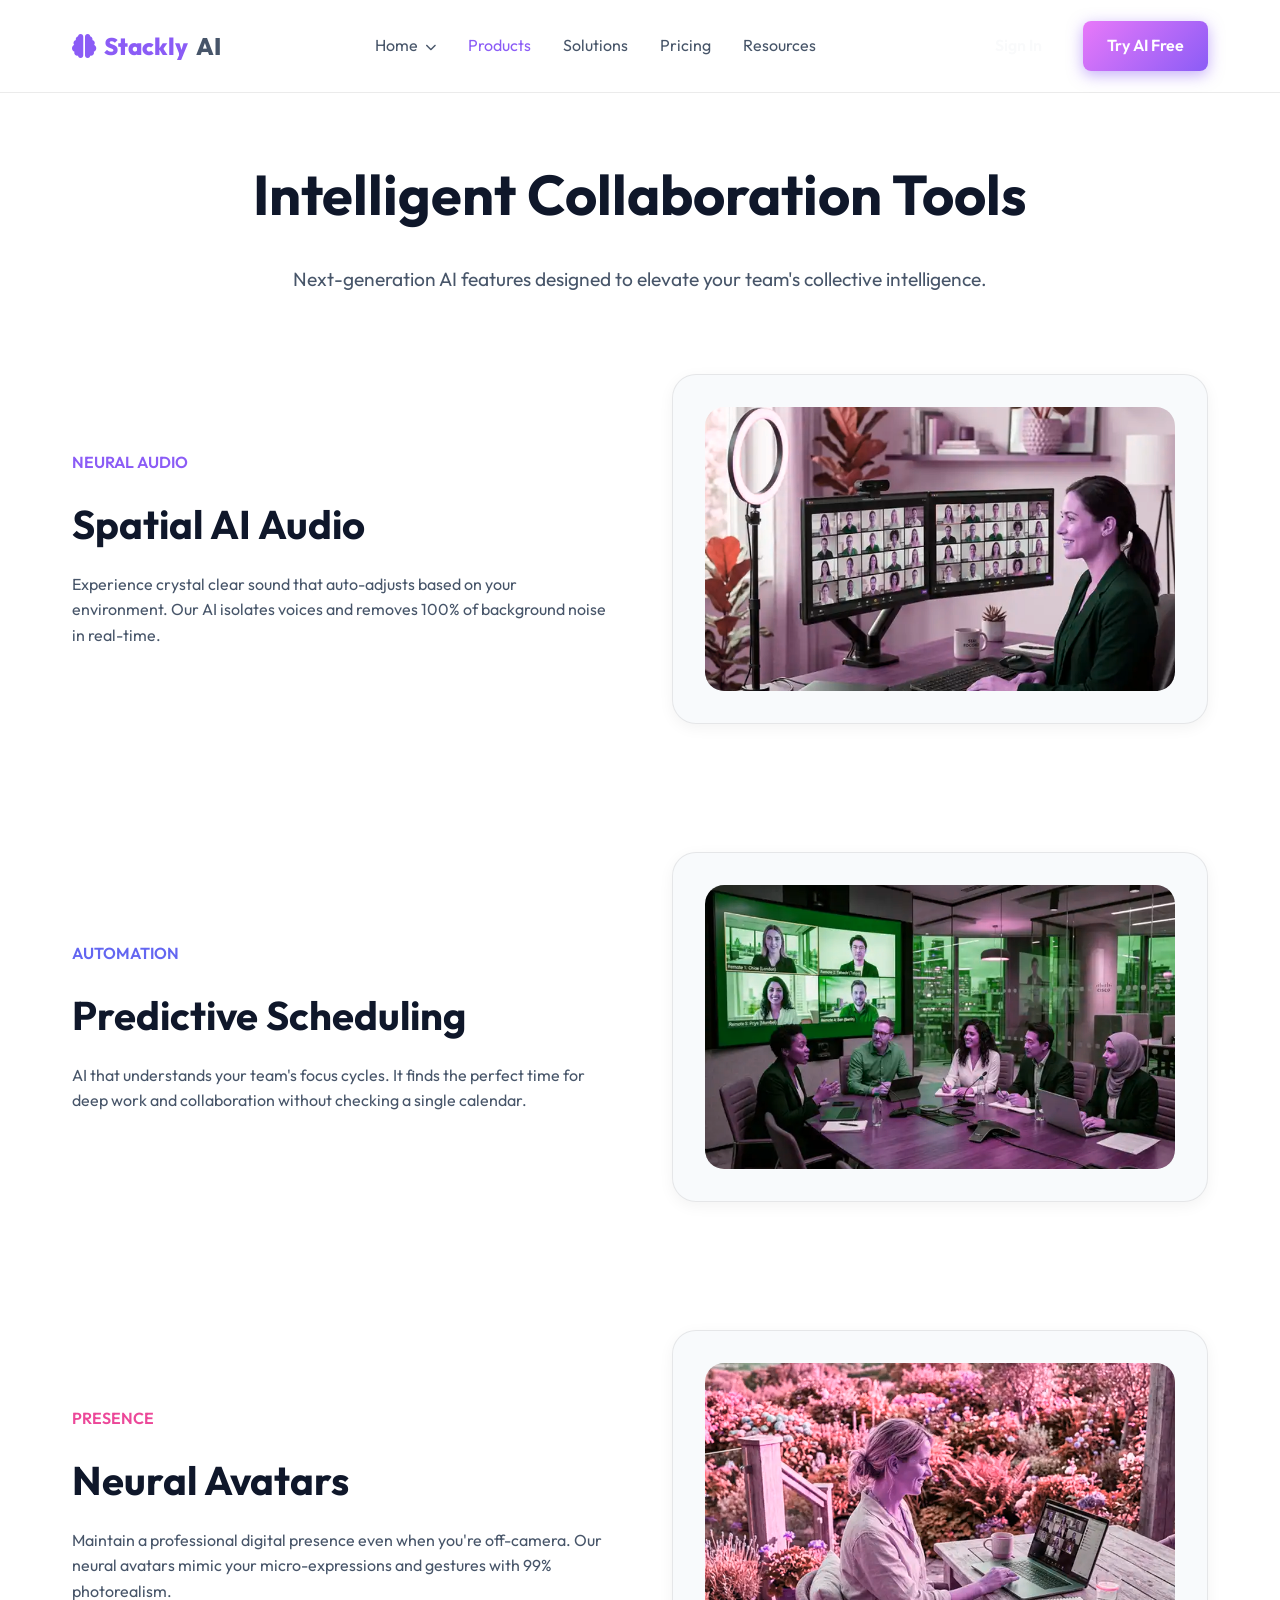
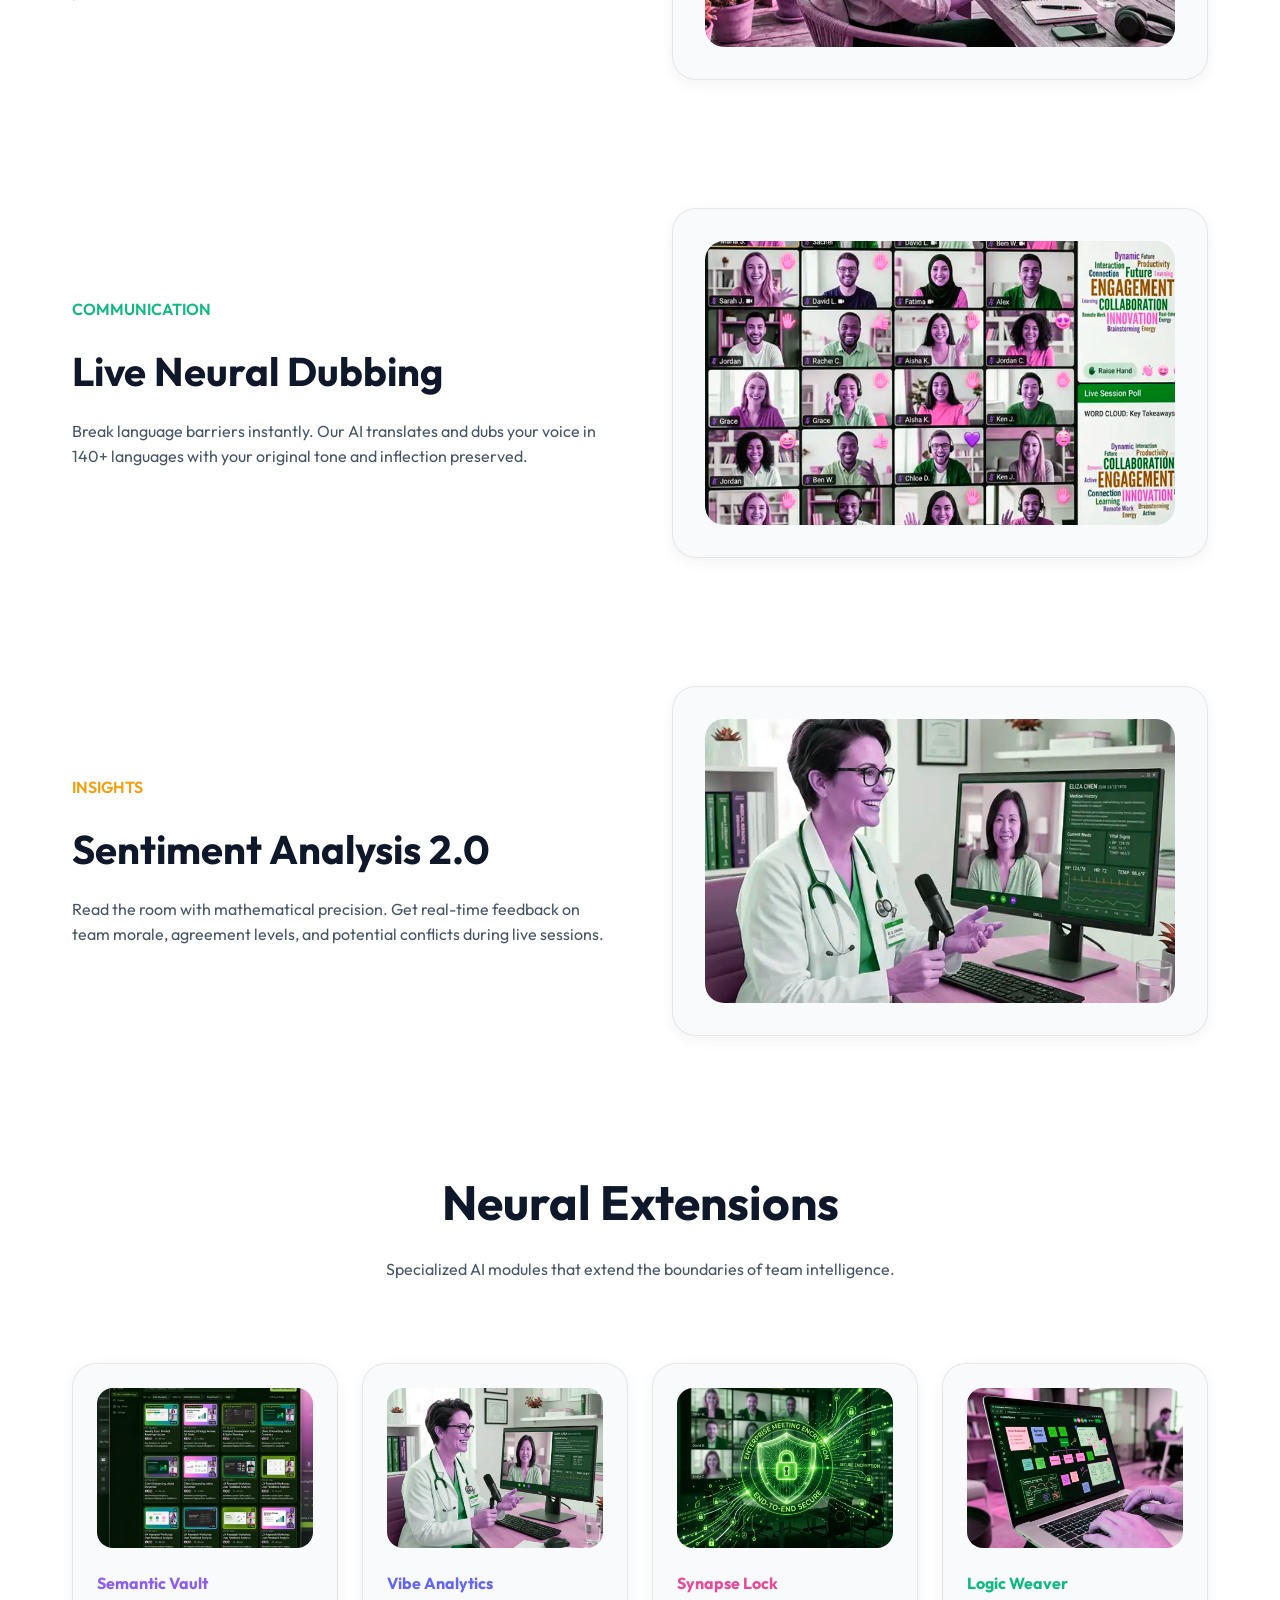
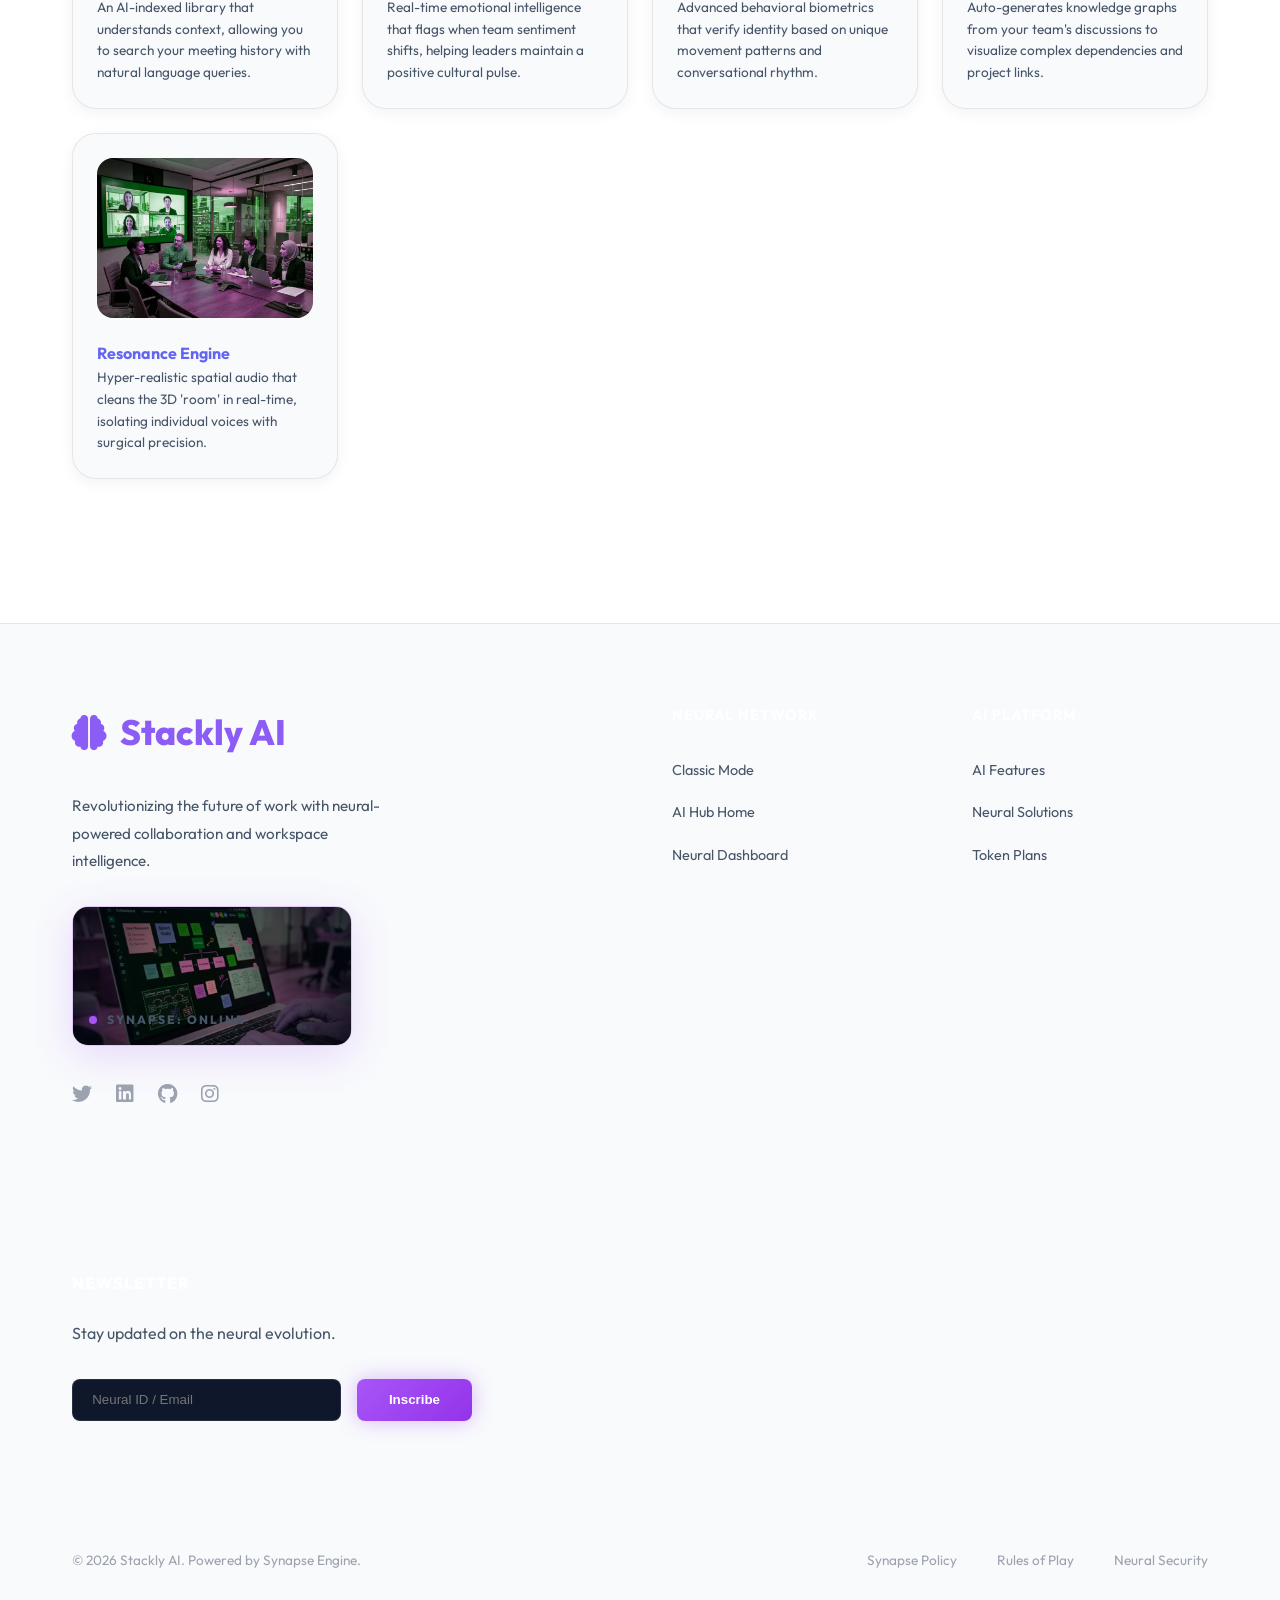
<file: products2.html>
<!DOCTYPE html>
<html lang="en">

<head>
    <meta charset="UTF-8">
    <meta name="viewport" content="width=device-width, initial-scale=1.0">
    <title>AI Products | Stackly</title>
    <link href="https://fonts.googleapis.com/css2?family=Outfit:wght@300;400;600;800&display=swap" rel="stylesheet">
    <link rel="stylesheet" href="https://cdnjs.cloudflare.com/ajax/libs/font-awesome/6.4.0/css/all.min.css">
    <link href="https://unpkg.com/aos@2.3.1/dist/aos.css" rel="stylesheet">
    <link rel="stylesheet" href="css/style.css">
    <style>
        :root {
            --ai-primary: #8B5CF6;
            --ai-secondary: #6366F1;
            --light-bg: #FFFFFF;
            --light-surface: #F8FAFC;
            --dark-text: #0F172A;
            --dark-text-secondary: #475569;
            --light-border: rgba(0, 0, 0, 0.08);
        }

        body {
            background: var(--light-bg);
            color: var(--dark-text);
        }

        .navbar {
            background: rgba(255, 255, 255, 0.8) !important;
            border-bottom: 1px solid var(--light-border) !important;
        }

        .nav-links a {
            color: var(--dark-text-secondary) !important;
        }

        .nav-links a:hover {
            color: var(--ai-primary) !important;
        }

        .dropdown-menu {
            background: white !important;
            border: 1px solid var(--light-border) !important;
            box-shadow: 0 10px 30px rgba(0, 0, 0, 0.1) !important;
        }

        .dropdown-item {
            color: var(--dark-text-secondary) !important;
        }

        .glass-card {
            background: var(--light-surface) !important;
            border: 1px solid var(--light-border) !important;
            box-shadow: 0 4px 15px rgba(0, 0, 0, 0.05) !important;
            color: var(--dark-text) !important;
        }

        .glass-card:hover {
            border-color: var(--ai-primary) !important;
        }

        h1,
        h2,
        h3 {
            color: var(--dark-text) !important;
        }

        p,
        span {
            color: var(--dark-text-secondary) !important;
        }

        footer {
            background: var(--light-surface) !important;
            border-top: 1px solid var(--light-border) !important;
        }

        footer p,
        footer li a {
            color: var(--dark-text-secondary) !important;
        }
    </style>
</head>

<body>
    <nav class="navbar">
        <div class="container nav-container">
            <a href="index2.html" class="logo"><i class="fas fa-brain"></i> Stackly <span
                    style="color: var(--ai-primary);">AI</span></a>
            <ul class="nav-links">
                <li class="nav-item-dropdown">
                    <a href="index.html">Home <i class="fas fa-chevron-down"
                            style="font-size: 0.7rem; margin-left: 0.2rem;"></i></a>
                    <div class="dropdown-menu">
                        <a href="index.html" class="dropdown-item"><i class="fas fa-home"></i> Home 1</a>
                        <a href="index2.html" class="dropdown-item"><i class="fas fa-microchip"></i> Home 2 (AI Hub)</a>
                    </div>
                </li>
                <li><a href="products2.html" style="color: var(--ai-primary) !important;">Products</a></li>
                <li><a href="solutions2.html">Solutions</a></li>
                <li><a href="pricing2.html">Pricing</a></li>
                <li><a href="resources2.html">Resources</a></li>
            </ul>
            <div class="nav-cta">
                <a href="signin.html" class="btn btn-outline">Sign In</a>
                <a href="dashboard.html" class="btn btn-primary"
                    style="background: linear-gradient(135deg, #E879F9, #8B5CF6); border:none;">Try AI Free</a>
                <div class="menu-toggle" id="mobile-menu"><span></span><span></span><span></span></div>
            </div>
        </div>
    </nav>

    <section class="section-padding" style="padding-top: 150px;">
        <div class="container">
            <div style="text-align: center; margin-bottom: 5rem;">
                <h1 style="font-size: 3.5rem; margin-bottom: 1.5rem;" data-aos="fade-up">Intelligent Collaboration Tools
                </h1>
                <p style="max-width: 800px; margin: 0 auto; font-size: 1.2rem;" data-aos="fade-up" data-aos-delay="100">
                    Next-generation AI features designed to elevate your team's collective intelligence.
                </p>
            </div>

            <div style="display: flex; flex-direction: column; gap: 8rem;">
                <!-- Product 1 -->
                <div
                    style="display: grid; grid-template-columns: repeat(auto-fit, minmax(300px, 1fr)); gap: 4rem; align-items: center;">
                    <div data-aos="fade-right">
                        <span
                            style="color: var(--ai-primary) !important; font-weight: 600; text-transform: uppercase;">Neural
                            Audio</span>
                        <h2 style="font-size: 2.5rem; margin: 1rem 0;">Spatial AI Audio</h2>
                        <p>Experience crystal clear sound that auto-adjusts based on your environment. Our AI isolates
                            voices and removes 100% of background noise in real-time.</p>
                    </div>
                    <div class="glass-card"
                        style="height: 350px; display: flex; justify-content: center; align-items: center; overflow: hidden;"
                        data-aos="zoom-in">
                        <img src="assets/setup.webp" alt="Spatial Audio"
                            style="width: 100%; height: 100%; object-fit: cover; border-radius: 1.2rem; filter: hue-rotate(280deg);">
                    </div>
                </div>

                <!-- Product 2 -->
                <div
                    style="display: grid; grid-template-columns: repeat(auto-fit, minmax(300px, 1fr)); gap: 4rem; align-items: center;">
                    <div class="glass-card"
                        style="height: 350px; display: flex; justify-content: center; align-items: center; overflow: hidden; order: 2;"
                        data-aos="zoom-in">
                        <img src="assets/grid.webp" alt="Predictive Scheduling"
                            style="width: 100%; height: 100%; object-fit: cover; border-radius: 1.2rem; filter: hue-rotate(280deg);">
                    </div>
                    <div data-aos="fade-left" style="order: 1;">
                        <span
                            style="color: var(--ai-secondary) !important; font-weight: 600; text-transform: uppercase;">Automation</span>
                        <h2 style="font-size: 2.5rem; margin: 1rem 0;">Predictive Scheduling</h2>
                        <p>AI that understands your team's focus cycles. It finds the perfect time for deep work and
                            collaboration without checking a single calendar.</p>
                    </div>
                </div>

                <!-- Product 3 -->
                <div
                    style="display: grid; grid-template-columns: repeat(auto-fit, minmax(300px, 1fr)); gap: 4rem; align-items: center;">
                    <div data-aos="fade-right">
                        <span
                            style="color: #EC4899 !important; font-weight: 600; text-transform: uppercase;">Presence</span>
                        <h2 style="font-size: 2.5rem; margin: 1rem 0;">Neural Avatars</h2>
                        <p>Maintain a professional digital presence even when you're off-camera. Our neural avatars
                            mimic your micro-expressions and gestures with 99% photorealism.</p>
                    </div>
                    <div class="glass-card"
                        style="height: 350px; display: flex; justify-content: center; align-items: center; overflow: hidden;"
                        data-aos="zoom-in">
                        <img src="assets/lifestyle.webp" alt="Neural Avatars"
                            style="width: 100%; height: 100%; object-fit: cover; border-radius: 1.2rem; filter: hue-rotate(280deg);">
                    </div>
                </div>

                <!-- Product 4 -->
                <div
                    style="display: grid; grid-template-columns: repeat(auto-fit, minmax(300px, 1fr)); gap: 4rem; align-items: center;">
                    <div class="glass-card"
                        style="height: 350px; display: flex; justify-content: center; align-items: center; overflow: hidden; order: 2;"
                        data-aos="zoom-in">
                        <img src="assets/engage.webp" alt="Live Dubbing"
                            style="width: 100%; height: 100%; object-fit: cover; border-radius: 1.2rem; filter: hue-rotate(280deg);">
                    </div>
                    <div data-aos="fade-left" style="order: 1;">
                        <span
                            style="color: #10B981 !important; font-weight: 600; text-transform: uppercase;">Communication</span>
                        <h2 style="font-size: 2.5rem; margin: 1rem 0;">Live Neural Dubbing</h2>
                        <p>Break language barriers instantly. Our AI translates and dubs your voice in 140+ languages
                            with your original tone and inflection preserved.</p>
                    </div>
                </div>

                <!-- Product 5 -->
                <div
                    style="display: grid; grid-template-columns: repeat(auto-fit, minmax(300px, 1fr)); gap: 4rem; align-items: center;">
                    <div data-aos="fade-right">
                        <span
                            style="color: #F59E0B !important; font-weight: 600; text-transform: uppercase;">Insights</span>
                        <h2 style="font-size: 2.5rem; margin: 1rem 0;">Sentiment Analysis 2.0</h2>
                        <p>Read the room with mathematical precision. Get real-time feedback on team morale, agreement
                            levels, and potential conflicts during live sessions.</p>
                    </div>
                    <div class="glass-card"
                        style="height: 350px; display: flex; justify-content: center; align-items: center; overflow: hidden;"
                        data-aos="zoom-in">
                        <img src="assets/medical.webp" alt="Sentiment Analysis"
                            style="width: 100%; height: 100%; object-fit: cover; border-radius: 1.2rem; filter: hue-rotate(280deg);">
                    </div>
                </div>
            </div>
        </div>
    </section>

    <!-- Neural Product Extensions -->
    <section class="section-padding">
        <div class="container">
            <div style="text-align: center; margin-bottom: 5rem;" data-aos="fade-up">
                <h2 style="font-size: 3rem; margin-bottom: 1rem; color: var(--ai-primary);">Neural Extensions</h2>
                <p style="color: var(--dark-text-secondary); max-width: 700px; margin: 0 auto;">Specialized AI modules
                    that extend the boundaries of team intelligence.</p>
            </div>

            <div style="display: grid; grid-template-columns: repeat(auto-fit, minmax(220px, 1fr)); gap: 1.5rem;">
                <!-- Ext 1 -->
                <div class="glass-card" data-aos="fade-up" style="padding: 1.5rem; border-radius: 1.5rem;">
                    <img src="assets/archive.webp" alt="Smart Archive"
                        style="width: 100%; height: 160px; object-fit: cover; border-radius: 1rem; margin-bottom: 1rem; filter: hue-rotate(280deg);">
                    <h4 style="color: var(--ai-primary);">Semantic Vault</h4>
                    <p style="font-size: 0.85rem; color: var(--dark-text-secondary);">An AI-indexed library that
                        understands context, allowing you to search your meeting history with natural language queries.
                    </p>
                </div>
                <!-- Ext 2 -->
                <div class="glass-card" data-aos="fade-up" data-aos-delay="100"
                    style="padding: 1.5rem; border-radius: 1.5rem;">
                    <img src="assets/medical.webp" alt="Biometrics"
                        style="width: 100%; height: 160px; object-fit: cover; border-radius: 1rem; margin-bottom: 1rem; filter: hue-rotate(280deg);">
                    <h4 style="color: var(--ai-secondary);">Vibe Analytics</h4>
                    <p style="font-size: 0.85rem; color: var(--dark-text-secondary);">Real-time emotional intelligence
                        that flags when team sentiment shifts, helping leaders maintain a positive cultural pulse.</p>
                </div>
                <!-- Ext 3 -->
                <div class="glass-card" data-aos="fade-up" data-aos-delay="200"
                    style="padding: 1.5rem; border-radius: 1.5rem;">
                    <img src="assets/lock.webp" alt="Secure Neural"
                        style="width: 100%; height: 160px; object-fit: cover; border-radius: 1rem; margin-bottom: 1rem; filter: hue-rotate(280deg);">
                    <h4 style="color: #EC4899;">Synapse Lock</h4>
                    <p style="font-size: 0.85rem; color: var(--dark-text-secondary);">Advanced behavioral biometrics
                        that verify identity based on unique movement patterns and conversational rhythm.</p>
                </div>
                <!-- Ext 4 -->
                <div class="glass-card" data-aos="fade-up" data-aos-delay="300"
                    style="padding: 1.5rem; border-radius: 1.5rem;">
                    <img src="assets/canvas.webp" alt="AI Graph"
                        style="width: 100%; height: 160px; object-fit: cover; border-radius: 1rem; margin-bottom: 1rem; filter: hue-rotate(280deg);">
                    <h4 style="color: #10B981;">Logic Weaver</h4>
                    <p style="font-size: 0.85rem; color: var(--dark-text-secondary);">Auto-generates knowledge graphs
                        from your team's discussions to visualize complex dependencies and project links.</p>
                </div>
                <!-- Ext 5 -->
                <div class="glass-card" data-aos="fade-up" data-aos-delay="400"
                    style="padding: 1.5rem; border-radius: 1.5rem;">
                    <img src="assets/grid.webp" alt="Spatial Audio"
                        style="width: 100%; height: 160px; object-fit: cover; border-radius: 1rem; margin-bottom: 1rem; filter: hue-rotate(280deg);">
                    <h4 style="color: #6366F1;">Resonance Engine</h4>
                    <p style="font-size: 0.85rem; color: var(--dark-text-secondary);">Hyper-realistic spatial audio that
                        cleans the 3D 'room' in real-time, isolating individual voices with surgical precision.</p>
                </div>
            </div>
        </div>
    </section>

    <!-- Unified Ultra-Premium Footer (AI Hub Version) -->
    <footer
        style="background: #030712; padding: 5rem 0 2rem 0; border-top: 1px solid rgba(255,255,255,0.05); color: #9ca3af; margin-top: 5rem;">
        <div class="container">
            <div
                style="display: grid; grid-template-columns: repeat(auto-fit, minmax(200px, 1fr)); gap: 4rem; margin-bottom: 5rem;">
                <div style="grid-column: span 2;">
                    <div class="logo"
                        style="margin-bottom: 2rem; font-size: 2.2rem; color: var(--ai-primary); font-weight: 800; display: flex; align-items: center; gap: 0.8rem;">
                        <i class="fas fa-brain"></i> Stackly AI
                    </div>
                    <p style="max-width: 320px; line-height: 1.8; margin-bottom: 2rem; font-size: 0.95rem;">
                        Revolutionizing the future of work with neural-powered collaboration and workspace intelligence.
                    </p>
                    <!-- Interactive Neural Visual -->
                    <div class="footer-neural-visual"
                        style="position: relative; width: 280px; height: 140px; border-radius: 1rem; overflow: hidden; margin-top: 1.5rem; cursor: pointer; border: 1px solid rgba(168, 85, 247, 0.3); box-shadow: 0 10px 40px rgba(168, 85, 247, 0.2); margin-bottom: 2rem;">
                        <img src="assets/canvas.webp" alt="Neural Core"
                            style="width: 100%; height: 100%; object-fit: cover; filter: brightness(0.6) hue-rotate(280deg); transition: 0.8s transform ease;">
                        <div
                            style="position: absolute; inset: 0; background: radial-gradient(circle at center, transparent 0%, rgba(3, 7, 18, 0.8) 100%);">
                        </div>
                        <div
                            style="position: absolute; bottom: 1rem; left: 1rem; display: flex; align-items: center; gap: 0.6rem;">
                            <div
                                style="width: 8px; height: 8px; background: #a855f7; border-radius: 50%; box-shadow: 0 0 15px #a855f7; animation: neuralPulse 1.5s infinite alternate;">
                            </div>
                            <span
                                style="font-size: 0.75rem; color: #fff; font-weight: 800; text-transform: uppercase; letter-spacing: 2px;">Synapse:
                                Online</span>
                        </div>
                    </div>
                    <div style="display: flex; gap: 1.5rem; font-size: 1.25rem;">
                        <a href="#" style="color: inherit; transition: 0.3s;"><i class="fab fa-twitter"></i></a>
                        <a href="#" style="color: inherit; transition: 0.3s;"><i class="fab fa-linkedin"></i></a>
                        <a href="#" style="color: inherit; transition: 0.3s;"><i class="fab fa-github"></i></a>
                        <a href="#" style="color: inherit; transition: 0.3s;"><i class="fab fa-instagram"></i></a>
                    </div>
                    <style>
                        .footer-neural-visual:hover img {
                            transform: scale(1.2) rotate(-1deg);
                            filter: brightness(0.9) hue-rotate(300deg);
                        }

                        @keyframes neuralPulse {
                            from {
                                opacity: 1;
                                transform: scale(1);
                            }

                            to {
                                opacity: 0.3;
                                transform: scale(1.3);
                            }
                        }
                    </style>
                </div>

                <div>
                    <h4
                        style="color: #fff; margin-bottom: 2rem; text-transform: uppercase; font-size: 0.9rem; letter-spacing: 1px; font-weight: 700;">
                        Neural Network</h4>
                    <ul
                        style="list-style: none; padding: 0; display: flex; flex-direction: column; gap: 1.2rem; font-size: 0.9rem;">
                        <li><a href="index.html"
                                style="color: inherit; text-decoration: none; transition: 0.3s;">Classic Mode</a></li>
                        <li><a href="index2.html" style="color: inherit; text-decoration: none; transition: 0.3s;">AI
                                Hub Home</a></li>
                        <li><a href="dashboard.html"
                                style="color: inherit; text-decoration: none; transition: 0.3s;">Neural Dashboard</a>
                        </li>
                    </ul>
                </div>

                <div>
                    <h4
                        style="color: #fff; margin-bottom: 2rem; text-transform: uppercase; font-size: 0.9rem; letter-spacing: 1px; font-weight: 700;">
                        AI Platform</h4>
                    <ul
                        style="list-style: none; padding: 0; display: flex; flex-direction: column; gap: 1.2rem; font-size: 0.9rem;">
                        <li><a href="products2.html" style="color: inherit; text-decoration: none; transition: 0.3s;">AI
                                Features</a></li>
                        <li><a href="solutions2.html"
                                style="color: inherit; text-decoration: none; transition: 0.3s;">Neural Solutions</a>
                        </li>
                        <li><a href="pricing2.html"
                                style="color: inherit; text-decoration: none; transition: 0.3s;">Token Plans</a></li>
                    </ul>
                </div>
            </div>

            <!-- Optimized Newsletter Integration -->
            <div style="padding-top: 5rem; border-top: 1px solid rgba(255,255,255,0.05);">
                <h4
                    style="color: #fff; margin-bottom: 1.5rem; text-transform: uppercase; font-size: 1rem; letter-spacing: 1px; font-weight: 800;">
                    Newsletter</h4>
                <p style="margin-bottom: 2rem; font-size: 1rem;">Stay updated on the neural evolution.</p>
                <div style="display: flex; gap: 1rem; max-width: 400px; flex-wrap: wrap;">
                    <input type="email" placeholder="Neural ID / Email"
                        style="flex: 1; background: #0f172a; border: 1px solid rgba(255,255,255,0.1); padding: 0.8rem 1.2rem; border-radius: 0.5rem; color: #fff; outline: none; min-width: 200px;">
                    <button
                        style="background: linear-gradient(135deg, #a855f7, #9333ea); border: none; padding: 0.8rem 2rem; border-radius: 0.5rem; color: #fff; font-weight: 700; cursor: pointer; box-shadow: 0 0 20px rgba(168, 85, 247, 0.4); transition: 0.3s;">Inscribe</button>
                </div>
            </div>

            <!-- Elite Bottom Bar -->
            <div
                style="margin-top: 6rem; padding-top: 2rem; border-top: 1px solid rgba(255,255,255,0.05); display: flex; justify-content: space-between; align-items: center; flex-wrap: wrap; gap: 2rem; font-size: 0.85rem;">
                <div>&copy; 2026 Stackly AI. Powered by Synapse Engine.</div>
                <div style="display: flex; gap: 2.5rem;">
                    <a href="#" style="color: inherit; text-decoration: none; transition: 0.3s;">Synapse Policy</a>
                    <a href="#" style="color: inherit; text-decoration: none; transition: 0.3s;">Rules of Play</a>
                    <a href="#" style="color: inherit; text-decoration: none; transition: 0.3s;">Neural Security</a>
                </div>
            </div>
        </div>
    </footer>

    <script src="https://unpkg.com/aos@2.3.1/dist/aos.js"></script>
    <script src="js/main.js"></script>
    <script>AOS.init({ duration: 1000, once: true });</script>
</body>

</html>
</file>
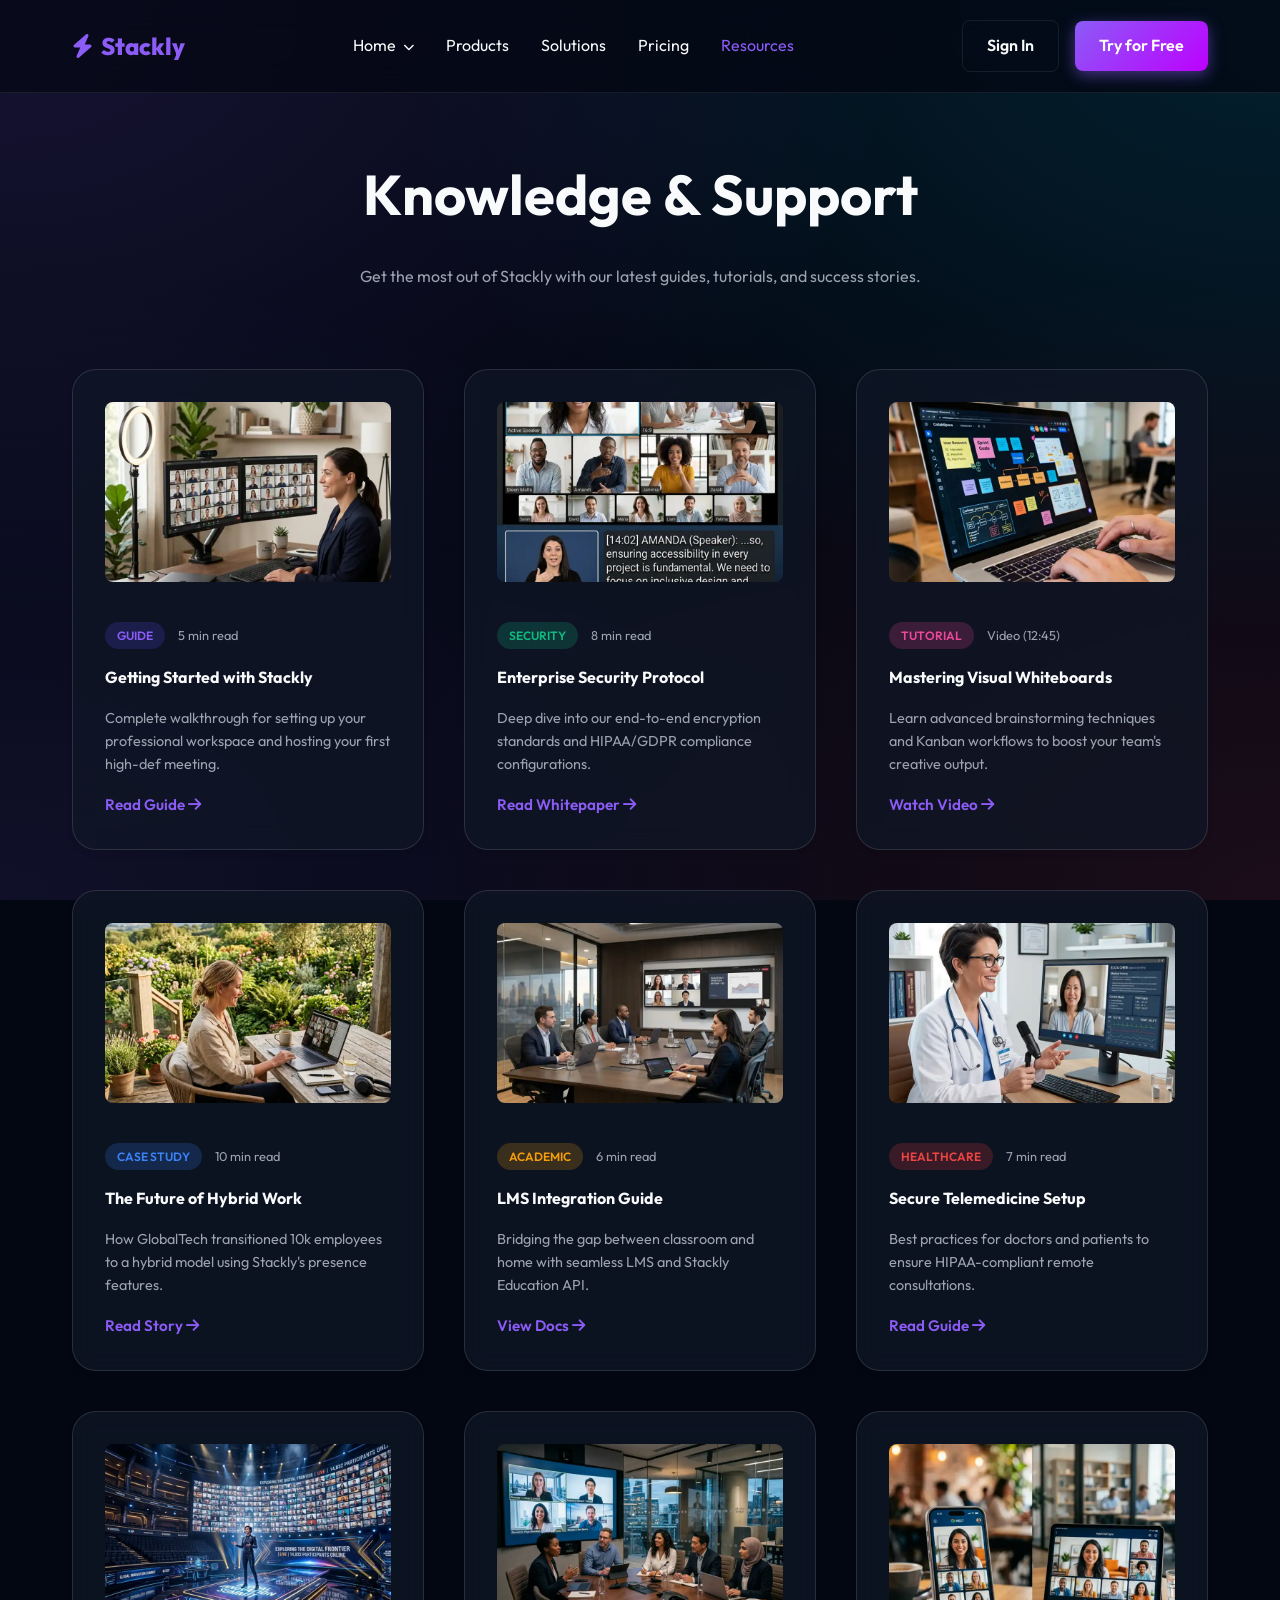
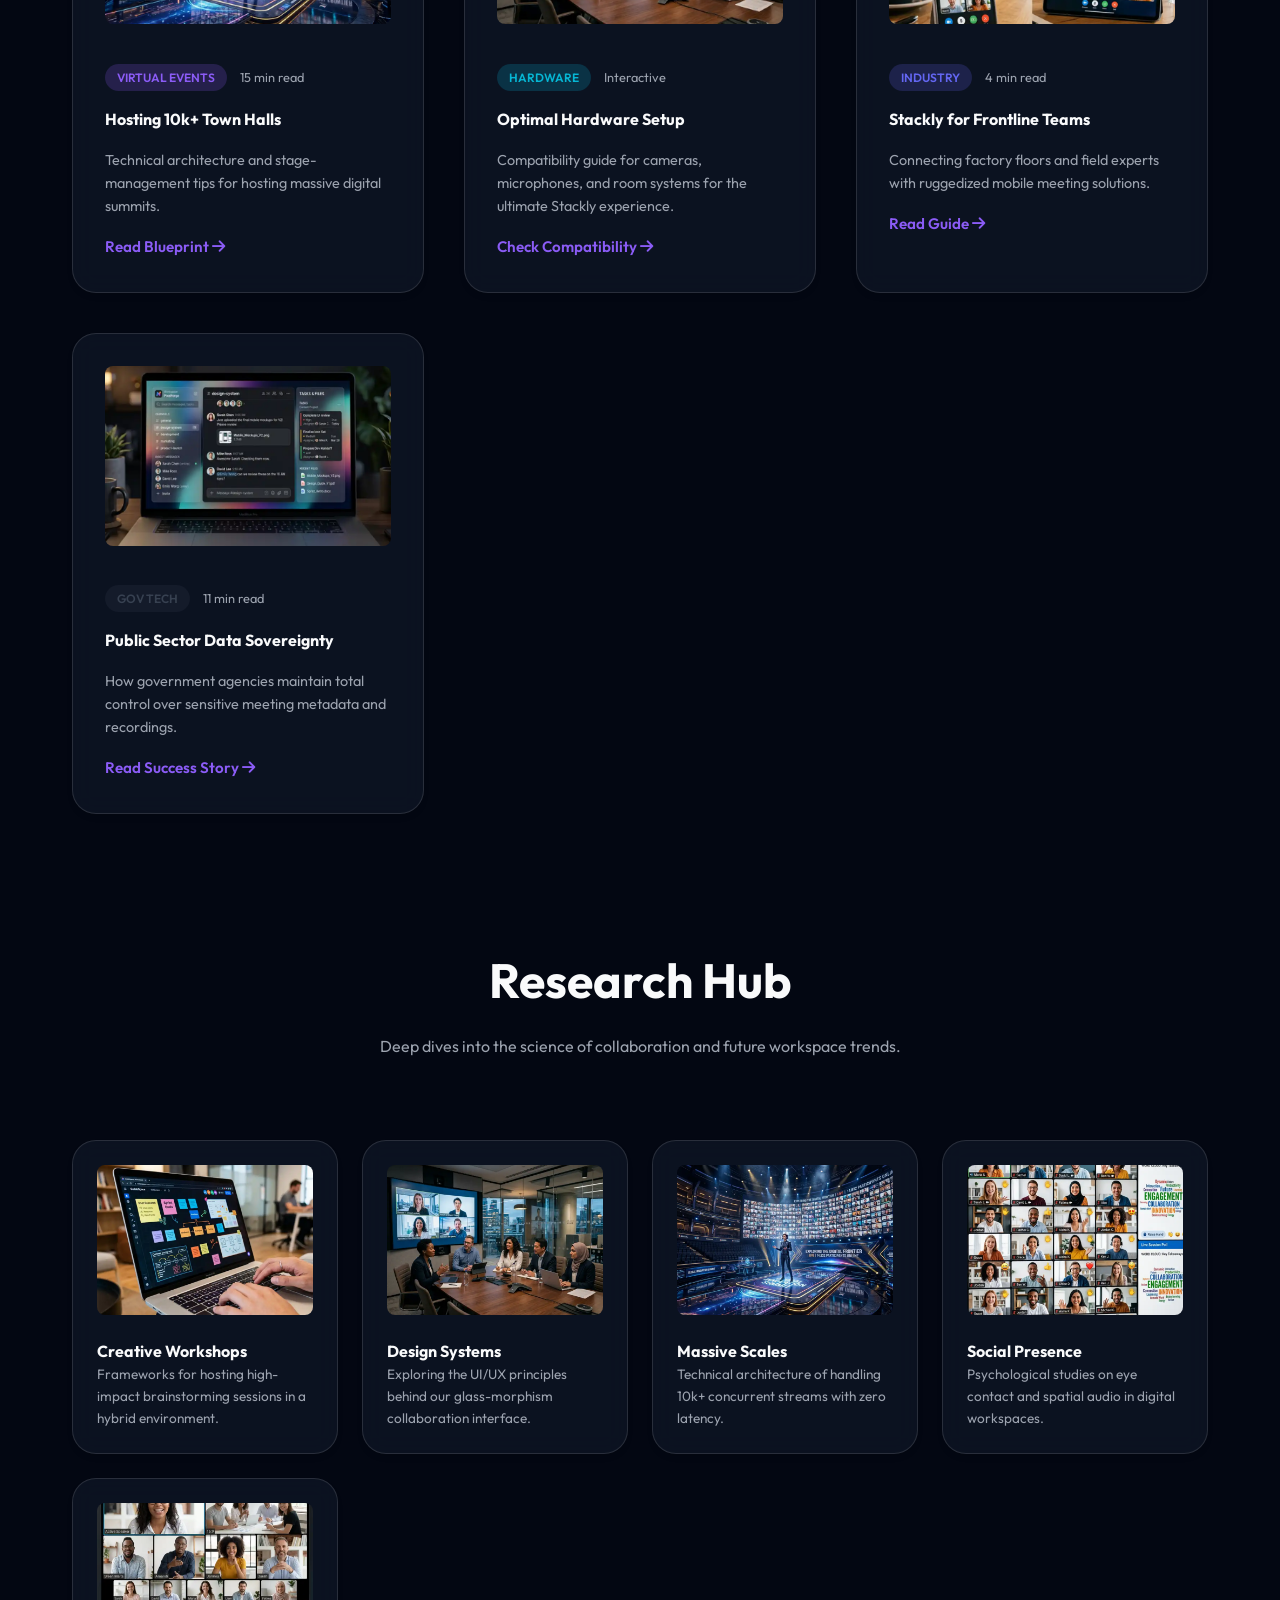
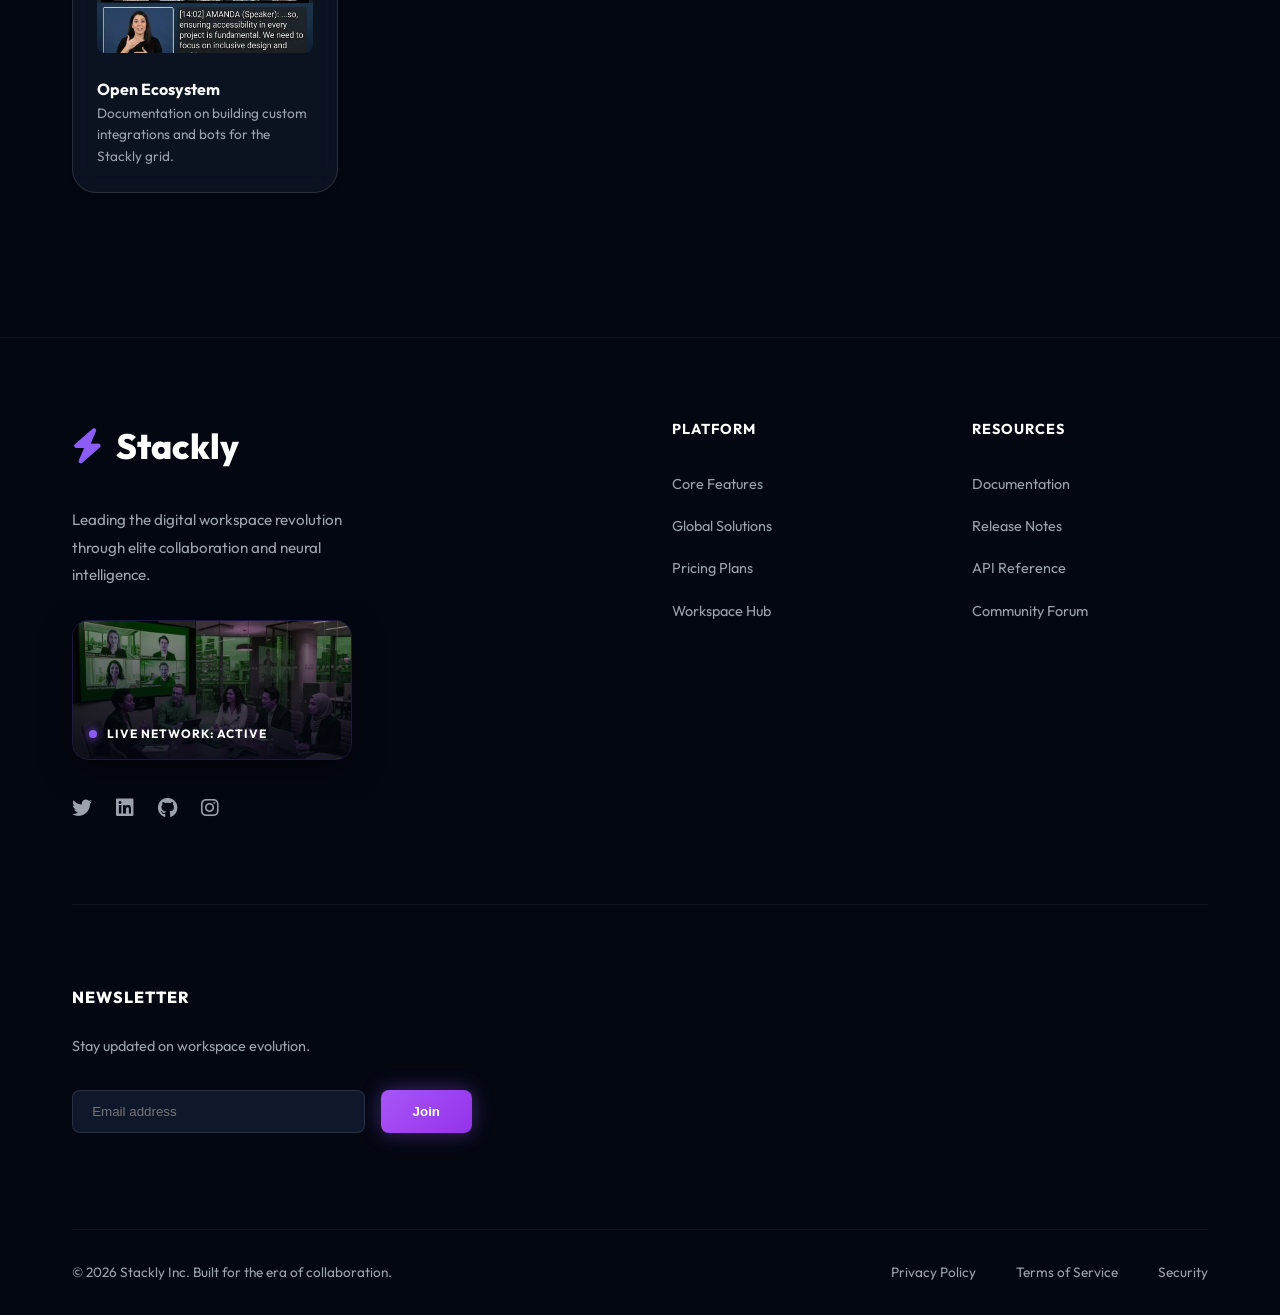
<file: resources.html>
<!DOCTYPE html>
<html lang="en">

<head>
    <meta charset="UTF-8">
    <meta name="viewport" content="width=device-width, initial-scale=1.0">
    <title>Resources | Stackly</title>
    <link href="https://fonts.googleapis.com/css2?family=Outfit:wght@300;400;600;800&display=swap" rel="stylesheet">
    <link rel="stylesheet" href="https://cdnjs.cloudflare.com/ajax/libs/font-awesome/6.4.0/css/all.min.css">
    <link href="https://unpkg.com/aos@2.3.1/dist/aos.css" rel="stylesheet">
    <link rel="stylesheet" href="css/style.css">
</head>

<body>
    <nav class="navbar">
        <div class="container nav-container">
            <a href="index.html" class="logo"><i class="fas fa-bolt"></i> Stackly</a>
            <ul class="nav-links">
                <li class="nav-item-dropdown">
                    <a href="index.html">Home <i class="fas fa-chevron-down"
                            style="font-size: 0.7rem; margin-left: 0.2rem;"></i></a>
                    <div class="dropdown-menu">
                        <a href="index.html" class="dropdown-item"><i class="fas fa-home"></i> Home 1</a>
                        <a href="index2.html" class="dropdown-item"><i class="fas fa-microchip"></i> Home 2 (AI Hub)</a>
                    </div>
                </li>
                <li><a href="products.html">Products</a></li>
                <li><a href="solutions.html">Solutions</a></li>
                <li><a href="pricing.html">Pricing</a></li>
                <li><a href="#" style="color: var(--primary);">Resources</a></li>
            </ul>
            <div class="nav-cta">
                <a href="signin.html" class="btn btn-outline">Sign In</a>
                <a href="dashboard.html" class="btn btn-primary">Try for Free</a>
                <div class="menu-toggle" id="mobile-menu"><span></span><span></span><span></span></div>
            </div>
        </div>
    </nav>

    <section class="section-padding" style="padding-top: 150px;">
        <div class="container">
            <div style="text-align: center; margin-bottom: 5rem;">
                <h1 style="font-size: 3.5rem; margin-bottom: 1.5rem;" data-aos="fade-up">Knowledge & Support</h1>
                <p style="color: var(--text-secondary); max-width: 600px; margin: 0 auto;" data-aos="fade-up"
                    data-aos-delay="100">
                    Get the most out of Stackly with our latest guides, tutorials, and success stories.
                </p>
            </div>




            <div style="display: grid; grid-template-columns: repeat(auto-fill, minmax(320px, 1fr)); gap: 2.5rem;">
                <!-- Resource 1 -->
                <article class="glass-card" data-aos="fade-up">
                    <img src="assets/setup.webp" alt="Getting Started"
                        style="width: 100%; height: 180px; object-fit: cover; border-radius: 0.5rem; margin-bottom: 2rem;">
                    <div style="display: flex; align-items: center; gap: 0.8rem; margin-bottom: 1rem;">
                        <span
                            style="background: rgba(79, 70, 229, 0.2); color: var(--primary); padding: 4px 12px; border-radius: 20px; font-size: 0.75rem; font-weight: 600;">GUIDE</span>
                        <span style="color: var(--text-secondary); font-size: 0.8rem;">5 min read</span>
                    </div>
                    <h4>Getting Started with Stackly</h4>
                    <p style="color: var(--text-secondary); margin: 1rem 0; font-size: 0.9rem;">Complete walkthrough for
                        setting up your professional workspace and hosting your first high-def meeting.</p>
                    <a href="#" style="color: var(--primary); font-weight: 600; font-size: 0.95rem;">Read Guide
                        <i class="fas fa-arrow-right"></i></a>
                </article>

                <!-- Resource 2 -->
                <article class="glass-card" data-aos="fade-up" data-aos-delay="100">
                    <img src="assets/access.webp" alt="Security Whitepaper"
                        style="width: 100%; height: 180px; object-fit: cover; border-radius: 0.5rem; margin-bottom: 2rem;">
                    <div style="display: flex; align-items: center; gap: 0.8rem; margin-bottom: 1rem;">
                        <span
                            style="background: rgba(16, 185, 129, 0.2); color: #10B981; padding: 4px 12px; border-radius: 20px; font-size: 0.75rem; font-weight: 600;">SECURITY</span>
                        <span style="color: var(--text-secondary); font-size: 0.8rem;">8 min read</span>
                    </div>
                    <h4>Enterprise Security Protocol</h4>
                    <p style="color: var(--text-secondary); margin: 1rem 0; font-size: 0.9rem;">Deep dive into our
                        end-to-end encryption standards and HIPAA/GDPR compliance configurations.</p>
                    <a href="#" style="color: var(--primary); font-weight: 600; font-size: 0.95rem;">Read
                        Whitepaper <i class="fas fa-arrow-right"></i></a>
                </article>

                <!-- Resource 3 -->
                <article class="glass-card" data-aos="fade-up" data-aos-delay="200">
                    <img src="assets/board.webp" alt="Whiteboard Tutorial"
                        style="width: 100%; height: 180px; object-fit: cover; border-radius: 0.5rem; margin-bottom: 2rem;">
                    <div style="display: flex; align-items: center; gap: 0.8rem; margin-bottom: 1rem;">
                        <span
                            style="background: rgba(236, 72, 153, 0.2); color: #EC4899; padding: 4px 12px; border-radius: 20px; font-size: 0.75rem; font-weight: 600;">TUTORIAL</span>
                        <span style="color: var(--text-secondary); font-size: 0.8rem;">Video (12:45)</span>
                    </div>
                    <h4>Mastering Visual Whiteboards</h4>
                    <p style="color: var(--text-secondary); margin: 1rem 0; font-size: 0.9rem;">Learn advanced
                        brainstorming techniques and Kanban workflows to boost your team's creative output.</p>
                    <a href="#" style="color: var(--primary); font-weight: 600; font-size: 0.95rem;">Watch Video
                        <i class="fas fa-arrow-right"></i></a>
                </article>

                <!-- Resource 4 -->
                <article class="glass-card" data-aos="fade-up" data-aos-delay="300">
                    <img src="assets/lifestyle.webp" alt="Hybrid Work Story"
                        style="width: 100%; height: 180px; object-fit: cover; border-radius: 0.5rem; margin-bottom: 2rem;">
                    <div style="display: flex; align-items: center; gap: 0.8rem; margin-bottom: 1rem;">
                        <span
                            style="background: rgba(59, 130, 246, 0.2); color: #3B82F6; padding: 4px 12px; border-radius: 20px; font-size: 0.75rem; font-weight: 600;">CASE
                            STUDY</span>
                        <span style="color: var(--text-secondary); font-size: 0.8rem;">10 min read</span>
                    </div>
                    <h4>The Future of Hybrid Work</h4>
                    <p style="color: var(--text-secondary); margin: 1rem 0; font-size: 0.9rem;">How GlobalTech
                        transitioned 10k employees to a hybrid model using Stackly's presence features.</p>
                    <a href="#" style="color: var(--primary); font-weight: 600; font-size: 0.95rem;">Read Story
                        <i class="fas fa-arrow-right"></i></a>
                </article>

                <!-- Resource 5 -->
                <article class="glass-card" data-aos="fade-up" data-aos-delay="400">
                    <img src="assets/hardware.webp" alt="LMS Integration"
                        style="width: 100%; height: 180px; object-fit: cover; border-radius: 0.5rem; margin-bottom: 2rem;">
                    <div style="display: flex; align-items: center; gap: 0.8rem; margin-bottom: 1rem;">
                        <span
                            style="background: rgba(245, 158, 11, 0.2); color: #F59E0B; padding: 4px 12px; border-radius: 20px; font-size: 0.75rem; font-weight: 600;">ACADEMIC</span>
                        <span style="color: var(--text-secondary); font-size: 0.8rem;">6 min read</span>
                    </div>
                    <h4>LMS Integration Guide</h4>
                    <p style="color: var(--text-secondary); margin: 1rem 0; font-size: 0.9rem;">Bridging the gap between
                        classroom and home with seamless LMS and Stackly Education API.</p>
                    <a href="#" style="color: var(--primary); font-weight: 600; font-size: 0.95rem;">View Docs <i
                            class="fas fa-arrow-right"></i></a>
                </article>

                <!-- Resource 6 -->
                <article class="glass-card" data-aos="fade-up" data-aos-delay="500">
                    <img src="assets/medical.webp" alt="Telemedicine Guide"
                        style="width: 100%; height: 180px; object-fit: cover; border-radius: 0.5rem; margin-bottom: 2rem;">
                    <div style="display: flex; align-items: center; gap: 0.8rem; margin-bottom: 1rem;">
                        <span
                            style="background: rgba(239, 68, 68, 0.2); color: #EF4444; padding: 4px 12px; border-radius: 20px; font-size: 0.75rem; font-weight: 600;">HEALTHCARE</span>
                        <span style="color: var(--text-secondary); font-size: 0.8rem;">7 min read</span>
                    </div>
                    <h4>Secure Telemedicine Setup</h4>
                    <p style="color: var(--text-secondary); margin: 1rem 0; font-size: 0.9rem;">Best practices for
                        doctors and patients to ensure HIPAA-compliant remote consultations.</p>
                    <a href="#" style="color: var(--primary); font-weight: 600; font-size: 0.95rem;">Read Guide
                        <i class="fas fa-arrow-right"></i></a>
                </article>

                <!-- Resource 7 -->
                <article class="glass-card" data-aos="fade-up" data-aos-delay="600">
                    <img src="assets/event.webp" alt="Massive Events"
                        style="width: 100%; height: 180px; object-fit: cover; border-radius: 0.5rem; margin-bottom: 2rem;">
                    <div style="display: flex; align-items: center; gap: 0.8rem; margin-bottom: 1rem;">
                        <span
                            style="background: rgba(139, 92, 246, 0.2); color: #8B5CF6; padding: 4px 12px; border-radius: 20px; font-size: 0.75rem; font-weight: 600;">VIRTUAL
                            EVENTS</span>
                        <span style="color: var(--text-secondary); font-size: 0.8rem;">15 min read</span>
                    </div>
                    <h4>Hosting 10k+ Town Halls</h4>
                    <p style="color: var(--text-secondary); margin: 1rem 0; font-size: 0.9rem;">Technical architecture
                        and stage-management tips for hosting massive digital summits.</p>
                    <a href="#" style="color: var(--primary); font-weight: 600; font-size: 0.95rem;">Read
                        Blueprint <i class="fas fa-arrow-right"></i></a>
                </article>

                <!-- Resource 8 -->
                <article class="glass-card" data-aos="fade-up" data-aos-delay="700">
                    <img src="assets/grid.webp" alt="Hardware Setup"
                        style="width: 100%; height: 180px; object-fit: cover; border-radius: 0.5rem; margin-bottom: 2rem;">
                    <div style="display: flex; align-items: center; gap: 0.8rem; margin-bottom: 1rem;">
                        <span
                            style="background: rgba(6, 182, 212, 0.2); color: #06B6D4; padding: 4px 12px; border-radius: 20px; font-size: 0.75rem; font-weight: 600;">HARDWARE</span>
                        <span style="color: var(--text-secondary); font-size: 0.8rem;">Interactive</span>
                    </div>
                    <h4>Optimal Hardware Setup</h4>
                    <p style="color: var(--text-secondary); margin: 1rem 0; font-size: 0.9rem;">Compatibility guide for
                        cameras, microphones, and room systems for the ultimate Stackly experience.</p>
                    <a href="#" style="color: var(--primary); font-weight: 600; font-size: 0.95rem;">Check
                        Compatibility
                        <i class="fas fa-arrow-right"></i></a>
                </article>

                <!-- Resource 9 -->
                <article class="glass-card" data-aos="fade-up" data-aos-delay="800">
                    <img src="assets/mobile.webp" alt="Frontline Teams"
                        style="width: 100%; height: 180px; object-fit: cover; border-radius: 0.5rem; margin-bottom: 2rem;">
                    <div style="display: flex; align-items: center; gap: 0.8rem; margin-bottom: 1rem;">
                        <span
                            style="background: rgba(99, 102, 241, 0.2); color: #6366F1; padding: 4px 12px; border-radius: 20px; font-size: 0.75rem; font-weight: 600;">INDUSTRY</span>
                        <span style="color: var(--text-secondary); font-size: 0.8rem;">4 min read</span>
                    </div>
                    <h4>Stackly for Frontline Teams</h4>
                    <p style="color: var(--text-secondary); margin: 1rem 0; font-size: 0.9rem;">Connecting factory
                        floors and field experts with ruggedized mobile meeting solutions.</p>
                    <a href="#" style="color: var(--primary); font-weight: 600; font-size: 0.95rem;">Read Guide
                        <i class="fas fa-arrow-right"></i></a>
                </article>

                <!-- Resource 10 -->
                <article class="glass-card" data-aos="fade-up" data-aos-delay="900">
                    <img src="assets/chat.webp" alt="Public Sector"
                        style="width: 100%; height: 180px; object-fit: cover; border-radius: 0.5rem; margin-bottom: 2rem;">
                    <div style="display: flex; align-items: center; gap: 0.8rem; margin-bottom: 1rem;">
                        <span
                            style="background: rgba(55, 65, 81, 0.2); color: #374151; padding: 4px 12px; border-radius: 20px; font-size: 0.75rem; font-weight: 600;">GOV
                            TECH</span>
                        <span style="color: var(--text-secondary); font-size: 0.8rem;">11 min read</span>
                    </div>
                    <h4>Public Sector Data Sovereignty</h4>
                    <p style="color: var(--text-secondary); margin: 1rem 0; font-size: 0.9rem;">How government agencies
                        maintain total control over sensitive meeting metadata and recordings.</p>
                    <a href="#" style="color: var(--primary); font-weight: 600; font-size: 0.95rem;">Read Success
                        Story
                        <i class="fas fa-arrow-right"></i></a>
                </article>
            </div>
        </div>
    </section>

    <!-- Global Research Hub -->
    <section class="section-padding">
        <div class="container">
            <div style="text-align: center; margin-bottom: 5rem;" data-aos="fade-up">
                <h2 style="font-size: 3rem; margin-bottom: 1rem;">Research Hub</h2>
                <p style="color: var(--text-secondary); max-width: 700px; margin: 0 auto;">Deep dives into the science
                    of collaboration and future workspace trends.</p>
            </div>

            <div style="display: grid; grid-template-columns: repeat(auto-fit, minmax(220px, 1fr)); gap: 1.5rem;">
                <!-- Resource 1 -->
                <div class="glass-card" data-aos="fade-up" style="padding: 1.5rem;">
                    <img src="assets/board.webp" alt="Workshops"
                        style="width: 100%; height: 150px; object-fit: cover; border-radius: 0.5rem; margin-bottom: 1rem;">
                    <h4>Creative Workshops</h4>
                    <p style="font-size: 0.85rem; color: var(--text-secondary);">Frameworks for hosting high-impact
                        brainstorming sessions in a hybrid environment.</p>
                </div>
                <!-- Resource 2 -->
                <div class="glass-card" data-aos="fade-up" data-aos-delay="100" style="padding: 1.5rem;">
                    <img src="assets/grid.webp" alt="UI Principles"
                        style="width: 100%; height: 150px; object-fit: cover; border-radius: 0.5rem; margin-bottom: 1rem;">
                    <h4>Design Systems</h4>
                    <p style="font-size: 0.85rem; color: var(--text-secondary);">Exploring the UI/UX principles behind
                        our glass-morphism collaboration interface.</p>
                </div>
                <!-- Resource 3 -->
                <div class="glass-card" data-aos="fade-up" data-aos-delay="200" style="padding: 1.5rem;">
                    <img src="assets/event.webp" alt="Event Dynamics"
                        style="width: 100%; height: 150px; object-fit: cover; border-radius: 0.5rem; margin-bottom: 1rem;">
                    <h4>Massive Scales</h4>
                    <p style="font-size: 0.85rem; color: var(--text-secondary);">Technical architecture of handling 10k+
                        concurrent streams with zero latency.</p>
                </div>
                <!-- Resource 4 -->
                <div class="glass-card" data-aos="fade-up" data-aos-delay="300" style="padding: 1.5rem;">
                    <img src="assets/engage.webp" alt="Engagement Science"
                        style="width: 100%; height: 150px; object-fit: cover; border-radius: 0.5rem; margin-bottom: 1rem;">
                    <h4>Social Presence</h4>
                    <p style="font-size: 0.85rem; color: var(--text-secondary);">Psychological studies on eye contact
                        and spatial audio in digital workspaces.</p>
                </div>
                <!-- Resource 5 -->
                <div class="glass-card" data-aos="fade-up" data-aos-delay="400" style="padding: 1.5rem;">
                    <img src="assets/access.webp" alt="API Architecture"
                        style="width: 100%; height: 150px; object-fit: cover; border-radius: 0.5rem; margin-bottom: 1rem;">
                    <h4>Open Ecosystem</h4>
                    <p style="font-size: 0.85rem; color: var(--text-secondary);">Documentation on building custom
                        integrations and bots for the Stackly grid.</p>
                </div>
            </div>
        </div>
    </section>

    <!-- Unified Ultra-Premium Footer -->
    <footer
        style="background: #030712; padding: 5rem 0 2rem 0; border-top: 1px solid rgba(255,255,255,0.05); color: #9ca3af; margin-top: 5rem;">
        <div class="container">
            <div
                style="display: grid; grid-template-columns: repeat(auto-fit, minmax(200px, 1fr)); gap: 4rem; margin-bottom: 5rem;">
                <div style="grid-column: span 2;">
                    <div class="logo"
                        style="margin-bottom: 2rem; font-size: 2.2rem; color: #fff; font-weight: 800; display: flex; align-items: center; gap: 0.8rem;">
                        <i class="fas fa-bolt" style="color: #8b5cf6;"></i> Stackly
                    </div>
                    <p style="max-width: 320px; line-height: 1.8; margin-bottom: 2rem; font-size: 0.95rem;">
                        Leading the digital workspace revolution through elite collaboration and neural intelligence.
                    </p>
                    <!-- Interactive Related Image Visual -->
                    <div class="footer-visual-container"
                        style="position: relative; width: 280px; height: 140px; border-radius: 1rem; overflow: hidden; margin-top: 1.5rem; cursor: pointer; border: 1px solid rgba(139, 92, 246, 0.2); box-shadow: 0 10px 30px rgba(0,0,0,0.5); margin-bottom: 2rem;">
                        <img src="assets/grid.webp" alt="Global Connectivity"
                            style="width: 100%; height: 100%; object-fit: cover; filter: brightness(0.6) hue-rotate(270deg); transition: 0.5s transform cubic-bezier(0.175, 0.885, 0.32, 1.275);">
                        <div
                            style="position: absolute; inset: 0; background: linear-gradient(0deg, rgba(3, 7, 18, 0.8) 0%, transparent 100%);">
                        </div>
                        <div
                            style="position: absolute; bottom: 1rem; left: 1rem; display: flex; align-items: center; gap: 0.6rem;">
                            <div
                                style="width: 8px; height: 8px; background: #8b5cf6; border-radius: 50%; box-shadow: 0 0 10px #8b5cf6; animation: footerVisualPulse 2s infinite;">
                            </div>
                            <span
                                style="font-size: 0.75rem; color: #fff; font-weight: 700; text-transform: uppercase; letter-spacing: 1px;">Live
                                Network: Active</span>
                        </div>
                    </div>
                    <div style="display: flex; gap: 1.5rem; font-size: 1.25rem;">
                        <a href="#" style="color: inherit; transition: 0.3s;"><i class="fab fa-twitter"></i></a>
                        <a href="#" style="color: inherit; transition: 0.3s;"><i class="fab fa-linkedin"></i></a>
                        <a href="#" style="color: inherit; transition: 0.3s;"><i class="fab fa-github"></i></a>
                        <a href="#" style="color: inherit; transition: 0.3s;"><i class="fab fa-instagram"></i></a>
                    </div>
                    <style>
                        .footer-visual-container:hover img {
                            transform: scale(1.15) rotate(2deg);
                            filter: brightness(0.8) hue-rotate(290deg);
                        }

                        @keyframes footerVisualPulse {
                            0% {
                                opacity: 1;
                                transform: scale(1);
                            }

                            50% {
                                opacity: 0.4;
                                transform: scale(1.2);
                            }

                            100% {
                                opacity: 1;
                                transform: scale(1);
                            }
                        }
                    </style>
                </div>

                <div>
                    <h4
                        style="color: #fff; margin-bottom: 2rem; text-transform: uppercase; font-size: 0.9rem; letter-spacing: 1px; font-weight: 700;">
                        Platform</h4>
                    <ul
                        style="list-style: none; padding: 0; display: flex; flex-direction: column; gap: 1.2rem; font-size: 0.9rem;">
                        <li><a href="products.html"
                                style="color: inherit; text-decoration: none; transition: 0.3s;">Core Features</a></li>
                        <li><a href="solutions.html"
                                style="color: inherit; text-decoration: none; transition: 0.3s;">Global Solutions</a>
                        </li>
                        <li><a href="pricing.html"
                                style="color: inherit; text-decoration: none; transition: 0.3s;">Pricing Plans</a></li>
                        <li><a href="dashboard.html"
                                style="color: inherit; text-decoration: none; transition: 0.3s;">Workspace Hub</a></li>
                    </ul>
                </div>

                <div>
                    <h4
                        style="color: #fff; margin-bottom: 2rem; text-transform: uppercase; font-size: 0.9rem; letter-spacing: 1px; font-weight: 700;">
                        Resources</h4>
                    <ul
                        style="list-style: none; padding: 0; display: flex; flex-direction: column; gap: 1.2rem; font-size: 0.9rem;">
                        <li><a href="resources.html"
                                style="color: inherit; text-decoration: none; transition: 0.3s;">Documentation</a></li>
                        <li><a href="resources.html"
                                style="color: inherit; text-decoration: none; transition: 0.3s;">Release Notes</a></li>
                        <li><a href="resources.html"
                                style="color: inherit; text-decoration: none; transition: 0.3s;">API Reference</a></li>
                        <li><a href="resources.html"
                                style="color: inherit; text-decoration: none; transition: 0.3s;">Community Forum</a>
                        </li>
                    </ul>
                </div>
            </div>

            <!-- Optimized Newsletter Integration -->
            <div style="padding-top: 5rem; border-top: 1px solid rgba(255,255,255,0.05);">
                <h4
                    style="color: #fff; margin-bottom: 1.5rem; text-transform: uppercase; font-size: 1rem; letter-spacing: 1px; font-weight: 800;">
                    Newsletter</h4>
                <p style="margin-bottom: 2rem; font-size: 0.9rem;">Stay updated on workspace evolution.</p>
                <div style="display: flex; gap: 1rem; max-width: 400px; flex-wrap: wrap;">
                    <input type="email" placeholder="Email address"
                        style="flex: 1; background: #0f172a; border: 1px solid rgba(255,255,255,0.1); padding: 0.8rem 1.2rem; border-radius: 0.5rem; color: #fff; outline: none; min-width: 200px;">
                    <button
                        style="background: linear-gradient(135deg, #a855f7, #9333ea); border: none; padding: 0.8rem 2rem; border-radius: 0.5rem; color: #fff; font-weight: 700; cursor: pointer; box-shadow: 0 0 20px rgba(168, 85, 247, 0.4); transition: 0.3s;">Join</button>
                </div>
            </div>

            <!-- Elite Bottom Bar -->
            <div
                style="margin-top: 6rem; padding-top: 2rem; border-top: 1px solid rgba(255,255,255,0.05); display: flex; justify-content: space-between; align-items: center; flex-wrap: wrap; gap: 2rem; font-size: 0.85rem;">
                <div>&copy; 2026 Stackly Inc. Built for the era of collaboration.</div>
                <div style="display: flex; gap: 2.5rem;">
                    <a href="#" style="color: inherit; text-decoration: none; transition: 0.3s;">Privacy Policy</a>
                    <a href="#" style="color: inherit; text-decoration: none; transition: 0.3s;">Terms of Service</a>
                    <a href="#" style="color: inherit; text-decoration: none; transition: 0.3s;">Security</a>
                </div>
            </div>
        </div>
    </footer>

    <script src="https://unpkg.com/aos@2.3.1/dist/aos.js"></script>
    <script src="js/main.js"></script>
    <script>AOS.init({ duration: 1000, once: true });</script>
</body>

</html>
</file>
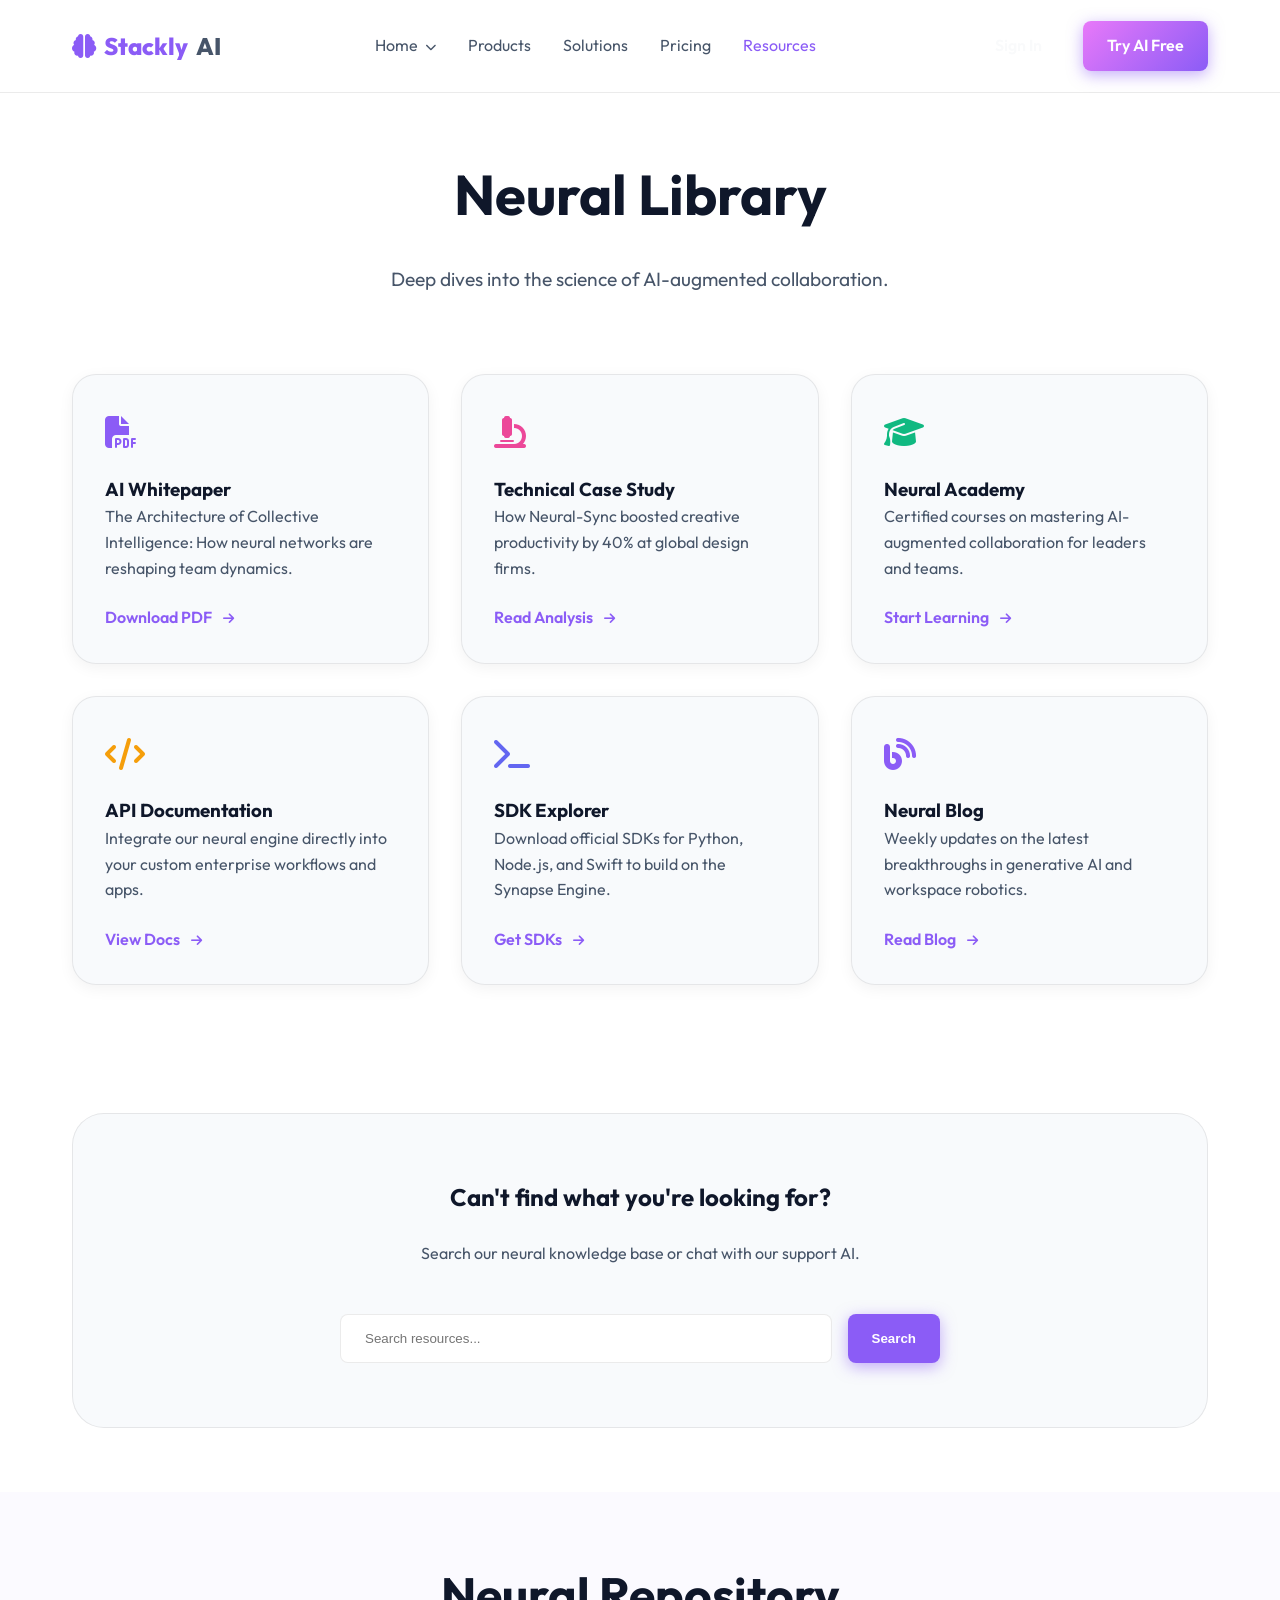
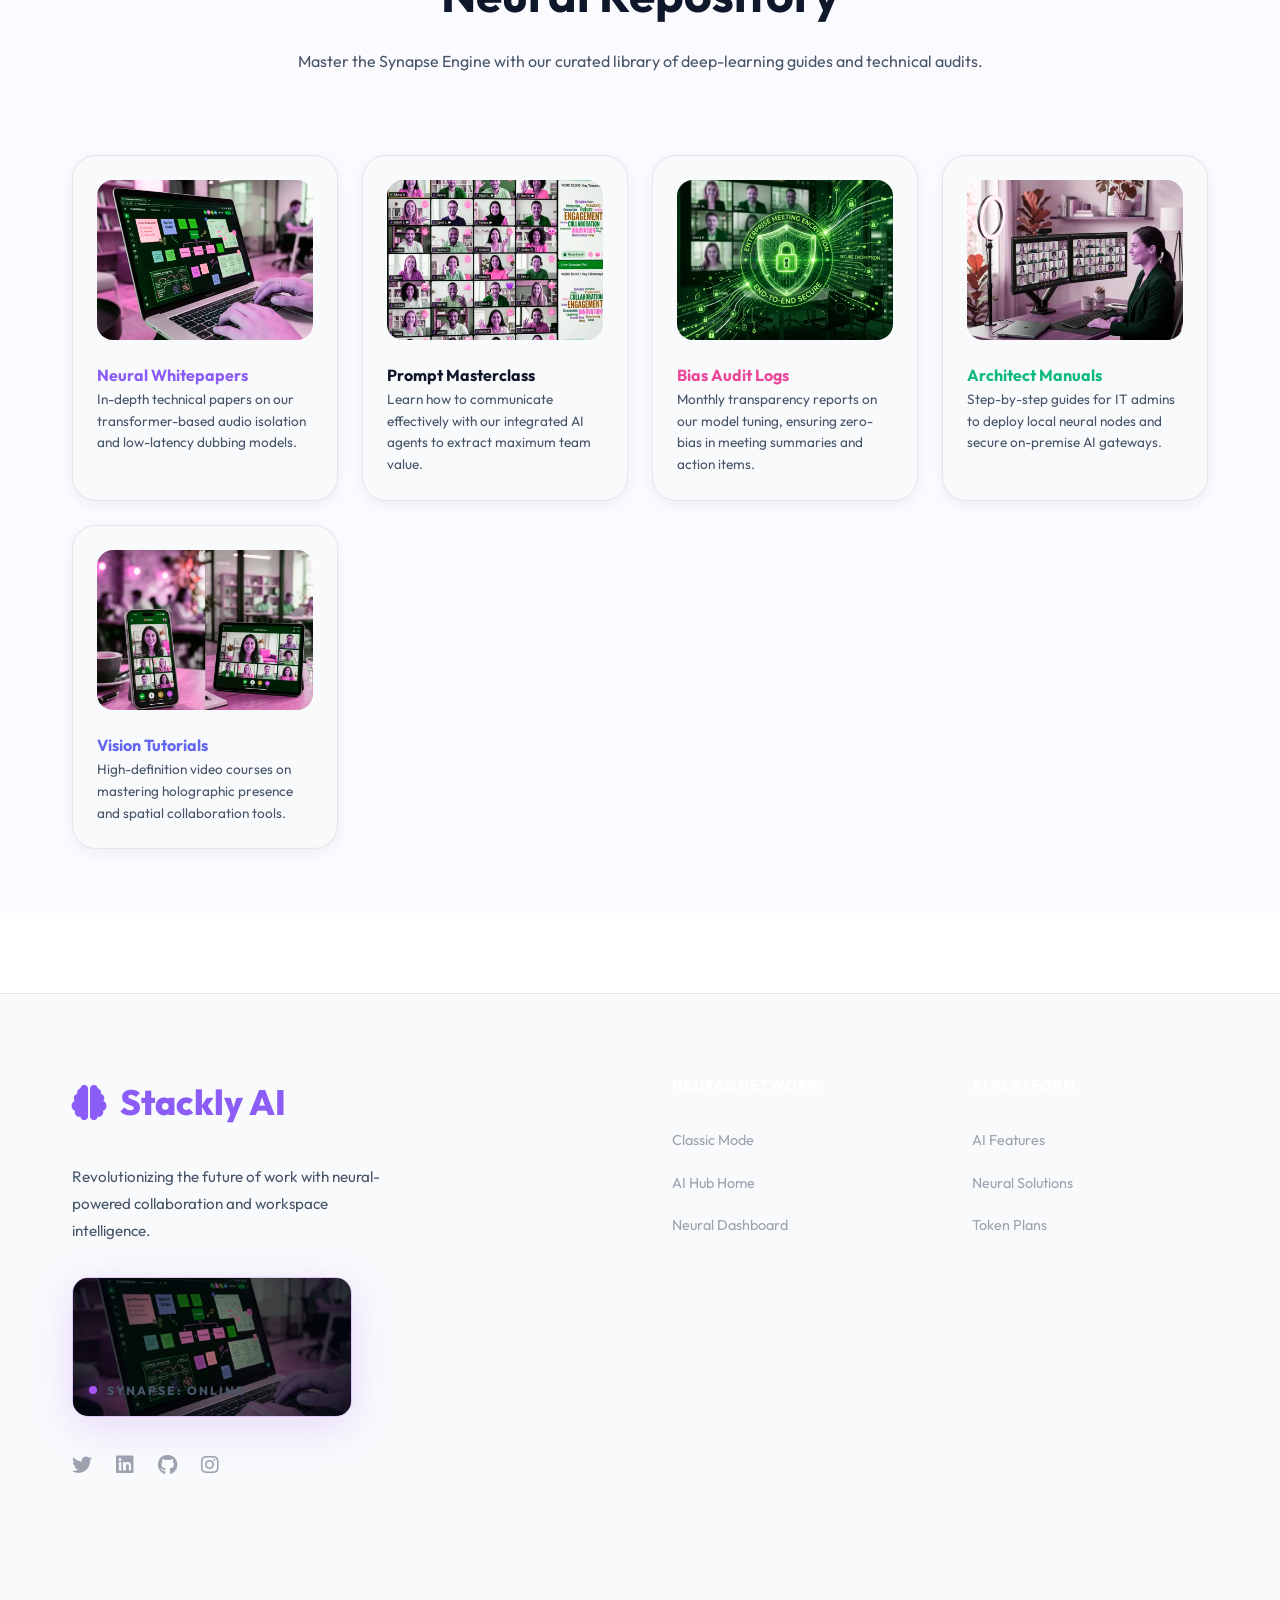
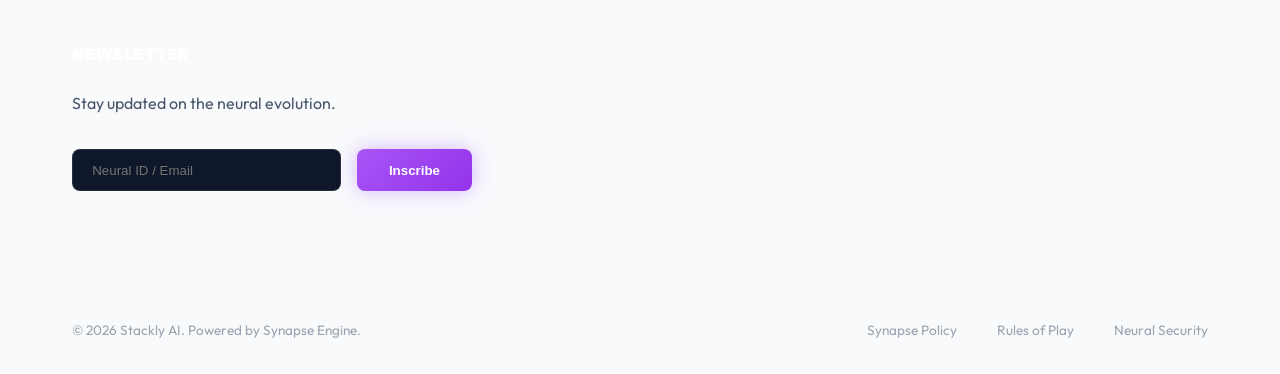
<file: resources2.html>
<!DOCTYPE html>
<html lang="en">

<head>
    <meta charset="UTF-8">
    <meta name="viewport" content="width=device-width, initial-scale=1.0">
    <title>AI Resources | Stackly</title>
    <link href="https://fonts.googleapis.com/css2?family=Outfit:wght@300;400;600;800&display=swap" rel="stylesheet">
    <link rel="stylesheet" href="https://cdnjs.cloudflare.com/ajax/libs/font-awesome/6.4.0/css/all.min.css">
    <link href="https://unpkg.com/aos@2.3.1/dist/aos.css" rel="stylesheet">
    <link rel="stylesheet" href="css/style.css">
    <style>
        :root {
            --ai-primary: #8B5CF6;
            --light-bg: #FFFFFF;
            --light-surface: #F8FAFC;
            --dark-text: #0F172A;
            --dark-text-secondary: #475569;
            --light-border: rgba(0, 0, 0, 0.08);
        }

        body {
            background: var(--light-bg);
            color: var(--dark-text);
        }

        .navbar {
            background: rgba(255, 255, 255, 0.8) !important;
            border-bottom: 1px solid var(--light-border) !important;
        }

        .nav-links a {
            color: var(--dark-text-secondary) !important;
        }

        .nav-links a:hover {
            color: var(--ai-primary) !important;
        }

        .dropdown-menu {
            background: white !important;
            border: 1px solid var(--light-border) !important;
            box-shadow: 0 10px 30px rgba(0, 0, 0, 0.1) !important;
        }

        .dropdown-item {
            color: var(--dark-text-secondary) !important;
        }

        .glass-card {
            background: var(--light-surface) !important;
            border: 1px solid var(--light-border) !important;
            box-shadow: 0 4px 15px rgba(0, 0, 0, 0.05) !important;
            color: var(--dark-text) !important;
        }

        h1,
        h2,
        h3 {
            color: var(--dark-text) !important;
        }

        p,
        span {
            color: var(--dark-text-secondary) !important;
        }

        footer {
            background: var(--light-surface) !important;
            border-top: 1px solid var(--light-border) !important;
        }
    </style>
</head>

<body>
    <nav class="navbar">
        <div class="container nav-container">
            <a href="index2.html" class="logo"><i class="fas fa-brain"></i> Stackly <span
                    style="color: var(--ai-primary);">AI</span></a>
            <ul class="nav-links">
                <li class="nav-item-dropdown">
                    <a href="index.html">Home <i class="fas fa-chevron-down"
                            style="font-size: 0.7rem; margin-left: 0.2rem;"></i></a>
                    <div class="dropdown-menu">
                        <a href="index.html" class="dropdown-item"><i class="fas fa-home"></i> Home 1</a>
                        <a href="index2.html" class="dropdown-item"><i class="fas fa-microchip"></i> Home 2 (AI Hub)</a>
                    </div>
                </li>
                <li><a href="products2.html">Products</a></li>
                <li><a href="solutions2.html">Solutions</a></li>
                <li><a href="pricing2.html">Pricing</a></li>
                <li><a href="resources2.html" style="color: var(--ai-primary) !important;">Resources</a></li>
            </ul>
            <div class="nav-cta">
                <a href="signin.html" class="btn btn-outline">Sign In</a>
                <a href="dashboard.html" class="btn btn-primary"
                    style="background: linear-gradient(135deg, #E879F9, #8B5CF6); border:none;">Try AI Free</a>
                <div class="menu-toggle" id="mobile-menu"><span></span><span></span><span></span></div>
            </div>
        </div>
    </nav>

    <section class="section-padding" style="padding-top: 150px;">
        <div class="container">
            <div style="text-align: center; margin-bottom: 5rem;">
                <h1 style="font-size: 3.5rem; margin-bottom: 1.5rem;" data-aos="fade-up">Neural Library</h1>
                <p style="max-width: 800px; margin: 0 auto; font-size: 1.2rem;" data-aos="fade-up" data-aos-delay="100">
                    Deep dives into the science of AI-augmented collaboration.
                </p>
            </div>

            <div style="display: grid; grid-template-columns: repeat(auto-fit, minmax(300px, 1fr)); gap: 2rem;">
                <div class="glass-card" data-aos="fade-up">
                    <div style="color: var(--ai-primary); font-size: 2rem; margin-bottom: 1rem;"><i
                            class="fas fa-file-pdf"></i></div>
                    <h3>AI Whitepaper</h3>
                    <p style="margin-bottom: 1.5rem;">The Architecture of Collective Intelligence: How neural networks
                        are reshaping team dynamics.</p>
                    <a href="#" style="color: var(--ai-primary); font-weight: 600;">Download PDF <i
                            class="fas fa-arrow-right" style="font-size: 0.8rem; margin-left: 0.5rem;"></i></a>
                </div>

                <div class="glass-card" data-aos="fade-up" data-aos-delay="100">
                    <div style="color: #EC4899; font-size: 2rem; margin-bottom: 1rem;"><i class="fas fa-microscope"></i>
                    </div>
                    <h3>Technical Case Study</h3>
                    <p style="margin-bottom: 1.5rem;">How Neural-Sync boosted creative productivity by 40% at global
                        design firms.</p>
                    <a href="#" style="color: var(--ai-primary); font-weight: 600;">Read Analysis <i
                            class="fas fa-arrow-right" style="font-size: 0.8rem; margin-left: 0.5rem;"></i></a>
                </div>

                <div class="glass-card" data-aos="fade-up" data-aos-delay="200">
                    <div style="color: #10B981; font-size: 2rem; margin-bottom: 1rem;"><i
                            class="fas fa-graduation-cap"></i></div>
                    <h3>Neural Academy</h3>
                    <p style="margin-bottom: 1.5rem;">Certified courses on mastering AI-augmented collaboration for
                        leaders and teams.</p>
                    <a href="#" style="color: var(--ai-primary); font-weight: 600;">Start Learning <i
                            class="fas fa-arrow-right" style="font-size: 0.8rem; margin-left: 0.5rem;"></i></a>
                </div>

                <div class="glass-card" data-aos="fade-up" data-aos-delay="300">
                    <div style="color: #F59E0B; font-size: 2rem; margin-bottom: 1rem;"><i class="fas fa-code"></i></div>
                    <h3>API Documentation</h3>
                    <p style="margin-bottom: 1.5rem;">Integrate our neural engine directly into your custom enterprise
                        workflows and apps.</p>
                    <a href="#" style="color: var(--ai-primary); font-weight: 600;">View Docs <i
                            class="fas fa-arrow-right" style="font-size: 0.8rem; margin-left: 0.5rem;"></i></a>
                </div>

                <div class="glass-card" data-aos="fade-up" data-aos-delay="400">
                    <div style="color: #6366F1; font-size: 2rem; margin-bottom: 1rem;"><i class="fas fa-terminal"></i>
                    </div>
                    <h3>SDK Explorer</h3>
                    <p style="margin-bottom: 1.5rem;">Download official SDKs for Python, Node.js, and Swift to build on
                        the Synapse Engine.</p>
                    <a href="#" style="color: var(--ai-primary); font-weight: 600;">Get SDKs <i
                            class="fas fa-arrow-right" style="font-size: 0.8rem; margin-left: 0.5rem;"></i></a>
                </div>

                <div class="glass-card" data-aos="fade-up" data-aos-delay="500">
                    <div style="color: #8B5CF6; font-size: 2rem; margin-bottom: 1rem;"><i class="fas fa-blog"></i></div>
                    <h3>Neural Blog</h3>
                    <p style="margin-bottom: 1.5rem;">Weekly updates on the latest breakthroughs in generative AI and
                        workspace robotics.</p>
                    <a href="#" style="color: var(--ai-primary); font-weight: 600;">Read Blog <i
                            class="fas fa-arrow-right" style="font-size: 0.8rem; margin-left: 0.5rem;"></i></a>
                </div>
            </div>

            <!-- NEW: Search/Help Section -->
            <div style="margin-top: 8rem; text-align: center; background: var(--light-surface); padding: 4rem; border-radius: 2rem; border: 1px solid var(--light-border);"
                data-aos="zoom-in">
                <h2 style="margin-bottom: 1.5rem;">Can't find what you're looking for?</h2>
                <p style="margin-bottom: 3rem; color: var(--dark-text-secondary);">Search our neural knowledge base or
                    chat with our support AI.</p>
                <div style="max-width: 600px; margin: 0 auto; display: flex; gap: 1rem;">
                    <input type="text" placeholder="Search resources..."
                        style="flex: 1; padding: 1rem 1.5rem; border-radius: 0.5rem; border: 1px solid var(--light-border); outline: none; background: white;">
                    <button class="btn btn-primary" style="background: var(--ai-primary); border: none;">Search</button>
                </div>
            </div>
        </div>
    </section>

    <!-- Neural Knowledge Repository -->
    <section class="section-padding" style="background: rgba(139, 92, 246, 0.03);">
        <div class="container">
            <div style="text-align: center; margin-bottom: 5rem;" data-aos="fade-up">
                <h2 style="font-size: 3rem; margin-bottom: 1rem; color: var(--ai-primary);">Neural Repository</h2>
                <p style="color: var(--dark-text-secondary); max-width: 700px; margin: 0 auto;">Master the Synapse
                    Engine with our curated library of deep-learning guides and technical audits.</p>
            </div>

            <div style="display: grid; grid-template-columns: repeat(auto-fit, minmax(220px, 1fr)); gap: 1.5rem;">
                <!-- Resource 1 -->
                <div class="glass-card" data-aos="fade-up" style="padding: 1.5rem; border-radius: 1.5rem;">
                    <img src="assets/board.webp" alt="AI Research"
                        style="width: 100%; height: 160px; object-fit: cover; border-radius: 1rem; margin-bottom: 1rem; filter: hue-rotate(280deg);">
                    <h4 style="color: var(--ai-primary);">Neural Whitepapers</h4>
                    <p style="font-size: 0.85rem; color: var(--dark-text-secondary);">In-depth technical papers on our
                        transformer-based audio isolation and low-latency dubbing models.</p>
                </div>
                <!-- Resource 2 -->
                <div class="glass-card" data-aos="fade-up" data-aos-delay="100"
                    style="padding: 1.5rem; border-radius: 1.5rem;">
                    <img src="assets/engage.webp" alt="Prompting Guide"
                        style="width: 100%; height: 160px; object-fit: cover; border-radius: 1rem; margin-bottom: 1rem; filter: hue-rotate(280deg);">
                    <h4 style="color: var(--ai-secondary);">Prompt Masterclass</h4>
                    <p style="font-size: 0.85rem; color: var(--dark-text-secondary);">Learn how to communicate
                        effectively with our integrated AI agents to extract maximum team value.</p>
                </div>
                <!-- Resource 3 -->
                <div class="glass-card" data-aos="fade-up" data-aos-delay="200"
                    style="padding: 1.5rem; border-radius: 1.5rem;">
                    <img src="assets/shield.webp" alt="Ethics Log"
                        style="width: 100%; height: 160px; object-fit: cover; border-radius: 1rem; margin-bottom: 1rem; filter: hue-rotate(280deg);">
                    <h4 style="color: #EC4899;">Bias Audit Logs</h4>
                    <p style="font-size: 0.85rem; color: var(--dark-text-secondary);">Monthly transparency reports on
                        our model tuning, ensuring zero-bias in meeting summaries and action items.</p>
                </div>
                <!-- Resource 4 -->
                <div class="glass-card" data-aos="fade-up" data-aos-delay="300"
                    style="padding: 1.5rem; border-radius: 1.5rem;">
                    <img src="assets/setup.webp" alt="Dev Setup"
                        style="width: 100%; height: 160px; object-fit: cover; border-radius: 1rem; margin-bottom: 1rem; filter: hue-rotate(280deg);">
                    <h4 style="color: #10B981;">Architect Manuals</h4>
                    <p style="font-size: 0.85rem; color: var(--dark-text-secondary);">Step-by-step guides for IT admins
                        to deploy local neural nodes and secure on-premise AI gateways.</p>
                </div>
                <!-- Resource 5 -->
                <div class="glass-card" data-aos="fade-up" data-aos-delay="400"
                    style="padding: 1.5rem; border-radius: 1.5rem;">
                    <img src="assets/mobile.webp" alt="AI Tutorials"
                        style="width: 100%; height: 160px; object-fit: cover; border-radius: 1rem; margin-bottom: 1rem; filter: hue-rotate(280deg);">
                    <h4 style="color: #6366F1;">Vision Tutorials</h4>
                    <p style="font-size: 0.85rem; color: var(--dark-text-secondary);">High-definition video courses on
                        mastering holographic presence and spatial collaboration tools.</p>
                </div>
            </div>
        </div>
    </section>

    <!-- Unified Ultra-Premium Footer (AI Hub Version) -->
    <footer
        style="background: #030712; padding: 5rem 0 2rem 0; border-top: 1px solid rgba(255,255,255,0.05); color: #9ca3af; margin-top: 5rem;">
        <div class="container">
            <div
                style="display: grid; grid-template-columns: repeat(auto-fit, minmax(200px, 1fr)); gap: 4rem; margin-bottom: 5rem;">
                <div style="grid-column: span 2;">
                    <div class="logo"
                        style="margin-bottom: 2rem; font-size: 2.2rem; color: var(--ai-primary); font-weight: 800; display: flex; align-items: center; gap: 0.8rem;">
                        <i class="fas fa-brain"></i> Stackly AI
                    </div>
                    <p style="max-width: 320px; line-height: 1.8; margin-bottom: 2rem; font-size: 0.95rem;">
                        Revolutionizing the future of work with neural-powered collaboration and workspace intelligence.
                    </p>
                    <!-- Interactive Neural Visual -->
                    <div class="footer-neural-visual"
                        style="position: relative; width: 280px; height: 140px; border-radius: 1rem; overflow: hidden; margin-top: 1.5rem; cursor: pointer; border: 1px solid rgba(168, 85, 247, 0.3); box-shadow: 0 10px 40px rgba(168, 85, 247, 0.2); margin-bottom: 2rem;">
                        <img src="assets/canvas.webp" alt="Neural Core"
                            style="width: 100%; height: 100%; object-fit: cover; filter: brightness(0.6) hue-rotate(280deg); transition: 0.8s transform ease;">
                        <div
                            style="position: absolute; inset: 0; background: radial-gradient(circle at center, transparent 0%, rgba(3, 7, 18, 0.8) 100%);">
                        </div>
                        <div
                            style="position: absolute; bottom: 1rem; left: 1rem; display: flex; align-items: center; gap: 0.6rem;">
                            <div
                                style="width: 8px; height: 8px; background: #a855f7; border-radius: 50%; box-shadow: 0 0 15px #a855f7; animation: neuralPulse 1.5s infinite alternate;">
                            </div>
                            <span
                                style="font-size: 0.75rem; color: #fff; font-weight: 800; text-transform: uppercase; letter-spacing: 2px;">Synapse:
                                Online</span>
                        </div>
                    </div>
                    <div style="display: flex; gap: 1.5rem; font-size: 1.25rem;">
                        <a href="#" style="color: inherit; transition: 0.3s;"><i class="fab fa-twitter"></i></a>
                        <a href="#" style="color: inherit; transition: 0.3s;"><i class="fab fa-linkedin"></i></a>
                        <a href="#" style="color: inherit; transition: 0.3s;"><i class="fab fa-github"></i></a>
                        <a href="#" style="color: inherit; transition: 0.3s;"><i class="fab fa-instagram"></i></a>
                    </div>
                    <style>
                        .footer-neural-visual:hover img {
                            transform: scale(1.2) rotate(-1deg);
                            filter: brightness(0.9) hue-rotate(300deg);
                        }

                        @keyframes neuralPulse {
                            from {
                                opacity: 1;
                                transform: scale(1);
                            }

                            to {
                                opacity: 0.3;
                                transform: scale(1.3);
                            }
                        }
                    </style>
                </div>

                <div>
                    <h4
                        style="color: #fff; margin-bottom: 2rem; text-transform: uppercase; font-size: 0.9rem; letter-spacing: 1px; font-weight: 700;">
                        Neural Network</h4>
                    <ul
                        style="list-style: none; padding: 0; display: flex; flex-direction: column; gap: 1.2rem; font-size: 0.9rem;">
                        <li><a href="index.html"
                                style="color: inherit; text-decoration: none; transition: 0.3s;">Classic Mode</a></li>
                        <li><a href="index2.html" style="color: inherit; text-decoration: none; transition: 0.3s;">AI
                                Hub Home</a></li>
                        <li><a href="dashboard.html"
                                style="color: inherit; text-decoration: none; transition: 0.3s;">Neural Dashboard</a>
                        </li>
                    </ul>
                </div>

                <div>
                    <h4
                        style="color: #fff; margin-bottom: 2rem; text-transform: uppercase; font-size: 0.9rem; letter-spacing: 1px; font-weight: 700;">
                        AI Platform</h4>
                    <ul
                        style="list-style: none; padding: 0; display: flex; flex-direction: column; gap: 1.2rem; font-size: 0.9rem;">
                        <li><a href="products2.html" style="color: inherit; text-decoration: none; transition: 0.3s;">AI
                                Features</a></li>
                        <li><a href="solutions2.html"
                                style="color: inherit; text-decoration: none; transition: 0.3s;">Neural Solutions</a>
                        </li>
                        <li><a href="pricing2.html"
                                style="color: inherit; text-decoration: none; transition: 0.3s;">Token Plans</a></li>
                    </ul>
                </div>
            </div>

            <!-- Optimized Newsletter Integration -->
            <div style="padding-top: 5rem; border-top: 1px solid rgba(255,255,255,0.05);">
                <h4
                    style="color: #fff; margin-bottom: 1.5rem; text-transform: uppercase; font-size: 1rem; letter-spacing: 1px; font-weight: 800;">
                    Newsletter</h4>
                <p style="margin-bottom: 2rem; font-size: 1rem;">Stay updated on the neural evolution.</p>
                <div style="display: flex; gap: 1rem; max-width: 400px; flex-wrap: wrap;">
                    <input type="email" placeholder="Neural ID / Email"
                        style="flex: 1; background: #0f172a; border: 1px solid rgba(255,255,255,0.1); padding: 0.8rem 1.2rem; border-radius: 0.5rem; color: #fff; outline: none; min-width: 200px;">
                    <button
                        style="background: linear-gradient(135deg, #a855f7, #9333ea); border: none; padding: 0.8rem 2rem; border-radius: 0.5rem; color: #fff; font-weight: 700; cursor: pointer; box-shadow: 0 0 20px rgba(168, 85, 247, 0.4); transition: 0.3s;">Inscribe</button>
                </div>
            </div>

            <!-- Elite Bottom Bar -->
            <div
                style="margin-top: 6rem; padding-top: 2rem; border-top: 1px solid rgba(255,255,255,0.05); display: flex; justify-content: space-between; align-items: center; flex-wrap: wrap; gap: 2rem; font-size: 0.85rem;">
                <div>&copy; 2026 Stackly AI. Powered by Synapse Engine.</div>
                <div style="display: flex; gap: 2.5rem;">
                    <a href="#" style="color: inherit; text-decoration: none; transition: 0.3s;">Synapse Policy</a>
                    <a href="#" style="color: inherit; text-decoration: none; transition: 0.3s;">Rules of Play</a>
                    <a href="#" style="color: inherit; text-decoration: none; transition: 0.3s;">Neural Security</a>
                </div>
            </div>
        </div>
    </footer>

    <script src="https://unpkg.com/aos@2.3.1/dist/aos.js"></script>
    <script src="js/main.js"></script>
    <script>AOS.init({ duration: 1000, once: true });</script>
</body>

</html>
</file>
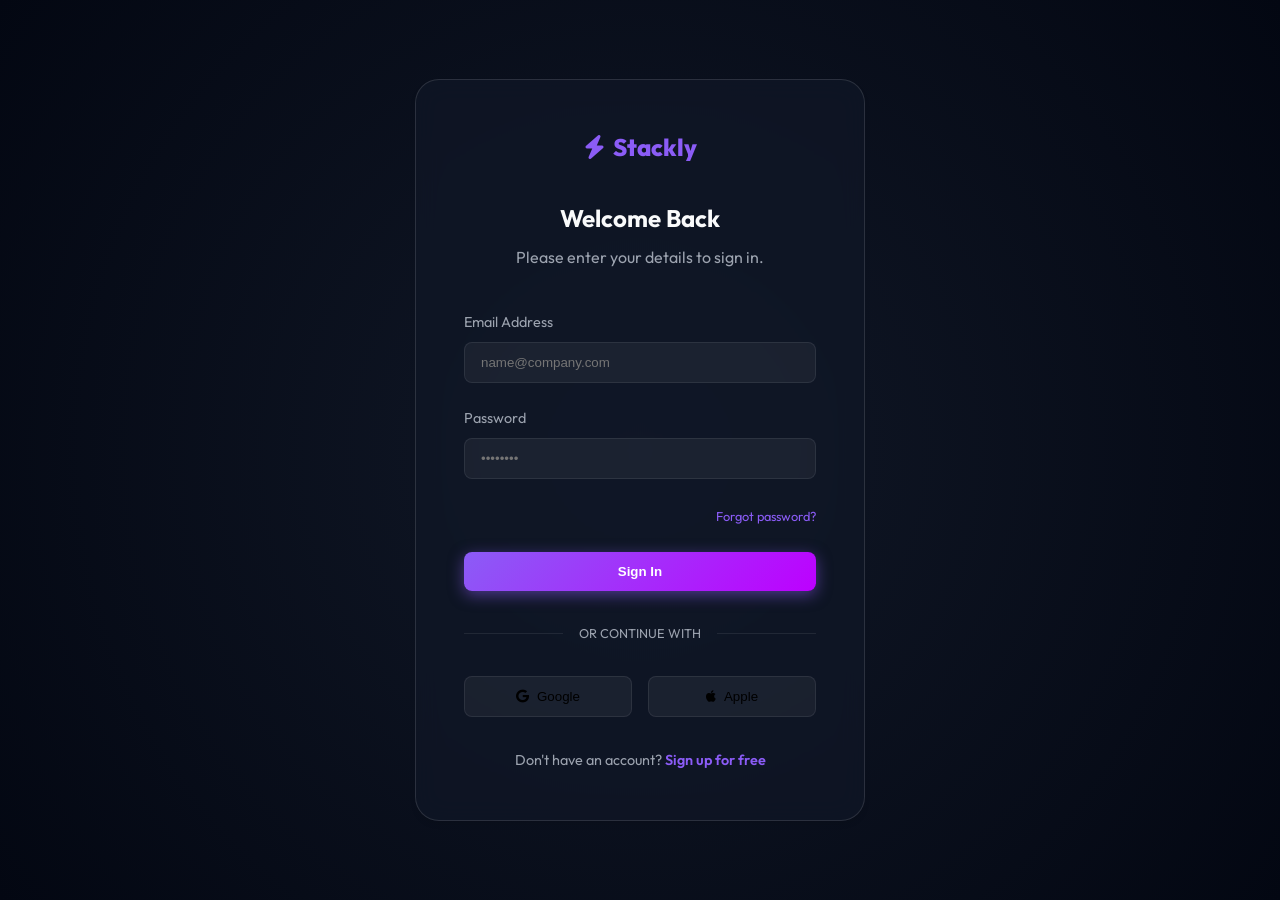
<file: signin.html>
<!DOCTYPE html>
<html lang="en">

<head>
    <meta charset="UTF-8">
    <meta name="viewport" content="width=device-width, initial-scale=1.0">
    <title>Sign In | Stackly</title>
    <link href="https://fonts.googleapis.com/css2?family=Outfit:wght@300;400;600;800&display=swap" rel="stylesheet">
    <link rel="stylesheet" href="https://cdnjs.cloudflare.com/ajax/libs/font-awesome/6.4.0/css/all.min.css">
    <link rel="stylesheet" href="css/style.css">
    <style>
        .auth-container {
            min-height: 100vh;
            display: flex;
            align-items: center;
            justify-content: center;
            padding: 2rem;
            background: radial-gradient(circle at center, var(--surface), var(--background));
        }

        .auth-card {
            width: 100%;
            max-width: 450px;
            padding: 3rem;
            text-align: center;
        }

        .form-group {
            text-align: left;
            margin-bottom: 1.5rem;
        }

        .form-group label {
            display: block;
            margin-bottom: 0.5rem;
            color: var(--text-secondary);
            font-size: 0.9rem;
        }

        .form-group input {
            width: 100%;
            padding: 0.75rem 1rem;
            background: rgba(255, 255, 255, 0.05);
            border: 1px solid var(--border);
            border-radius: 0.5rem;
            color: white;
            outline: none;
            transition: border-color 0.3s ease;
        }

        .form-group input:focus {
            border-color: var(--primary);
        }

        .social-login {
            display: flex;
            gap: 1rem;
            margin-top: 2rem;
        }

        .social-btn {
            flex: 1;
            display: flex;
            align-items: center;
            justify-content: center;
            gap: 0.5rem;
            padding: 0.75rem;
            background: rgba(255, 255, 255, 0.05);
            border: 1px solid var(--border);
            border-radius: 0.5rem;
            cursor: pointer;
            transition: all 0.3s ease;
        }

        .social-btn:hover {
            background: rgba(255, 255, 255, 0.1);
        }
    </style>
</head>

<body>
    <div class="auth-container">
        <div class="glass-card auth-card">
            <a href="index.html" class="logo" style="justify-content: center; margin-bottom: 2rem;">
                <i class="fas fa-bolt"></i> Stackly
            </a>
            <h2 style="margin-bottom: 0.5rem;">Welcome Back</h2>
            <p style="color: var(--text-secondary); margin-bottom: 2.5rem;">Please enter your details to sign in.</p>

            <form action="dashboard.html">
                <div class="form-group">
                    <label>Email Address</label>
                    <input type="email" placeholder="name@company.com" required>
                </div>
                <div class="form-group">
                    <label>Password</label>
                    <input type="password" placeholder="••••••••" required>
                </div>
                <div style="text-align: right; margin-bottom: 1.5rem;">
                    <a href="#" style="font-size: 0.8rem; color: var(--primary);">Forgot password?</a>
                </div>
                <button type="submit" class="btn btn-primary" style="width: 100%;">Sign In</button>
            </form>

            <div style="margin: 2rem 0; display: flex; align-items: center; gap: 1rem; color: var(--text-secondary);">
                <div style="flex: 1; height: 1px; background: var(--border);"></div>
                <span style="font-size: 0.8rem;">OR CONTINUE WITH</span>
                <div style="flex: 1; height: 1px; background: var(--border);"></div>
            </div>

            <div class="social-login">
                <button class="social-btn"><i class="fab fa-google"></i> Google</button>
                <button class="social-btn"><i class="fab fa-apple"></i> Apple</button>
            </div>

            <p style="margin-top: 2rem; color: var(--text-secondary); font-size: 0.9rem;">
                Don't have an account? <a href="#" style="color: var(--primary); font-weight: 600;">Sign up for free</a>
            </p>
        </div>
    </div>
</body>

</html>
</file>
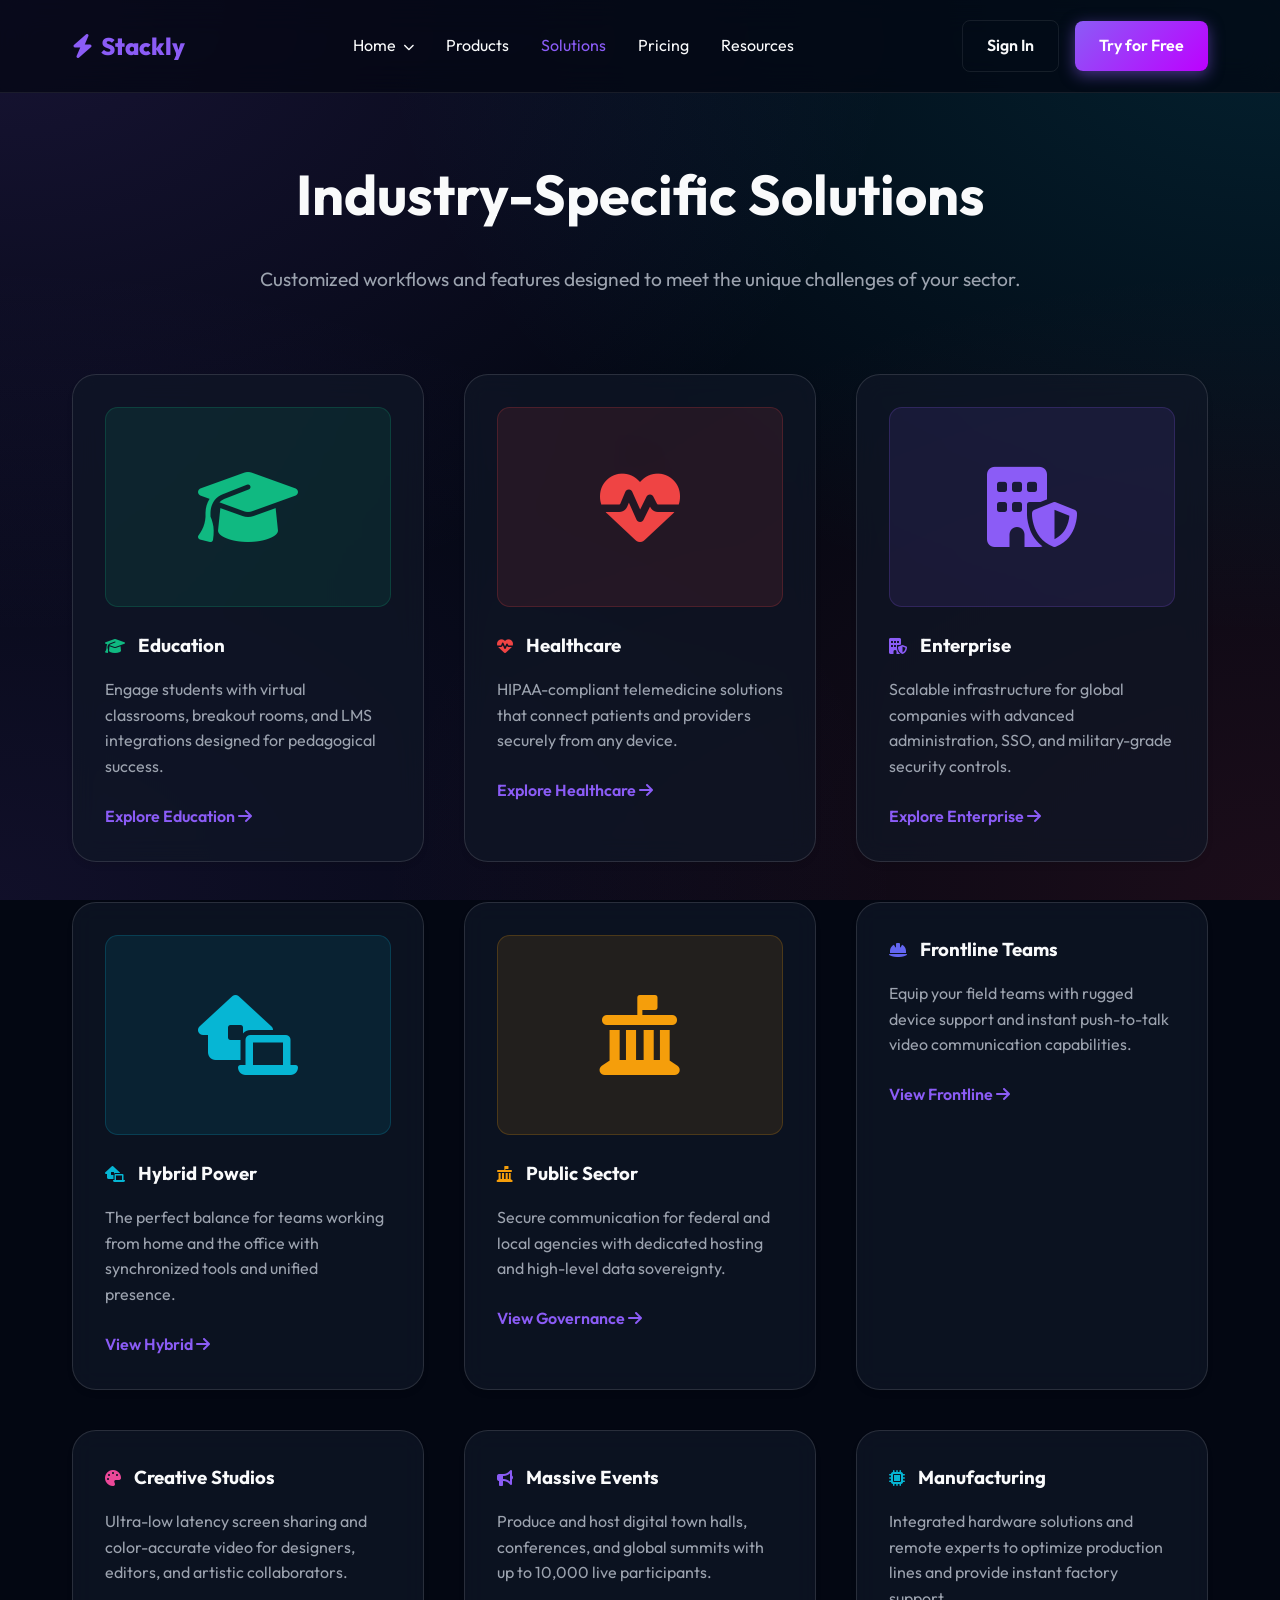
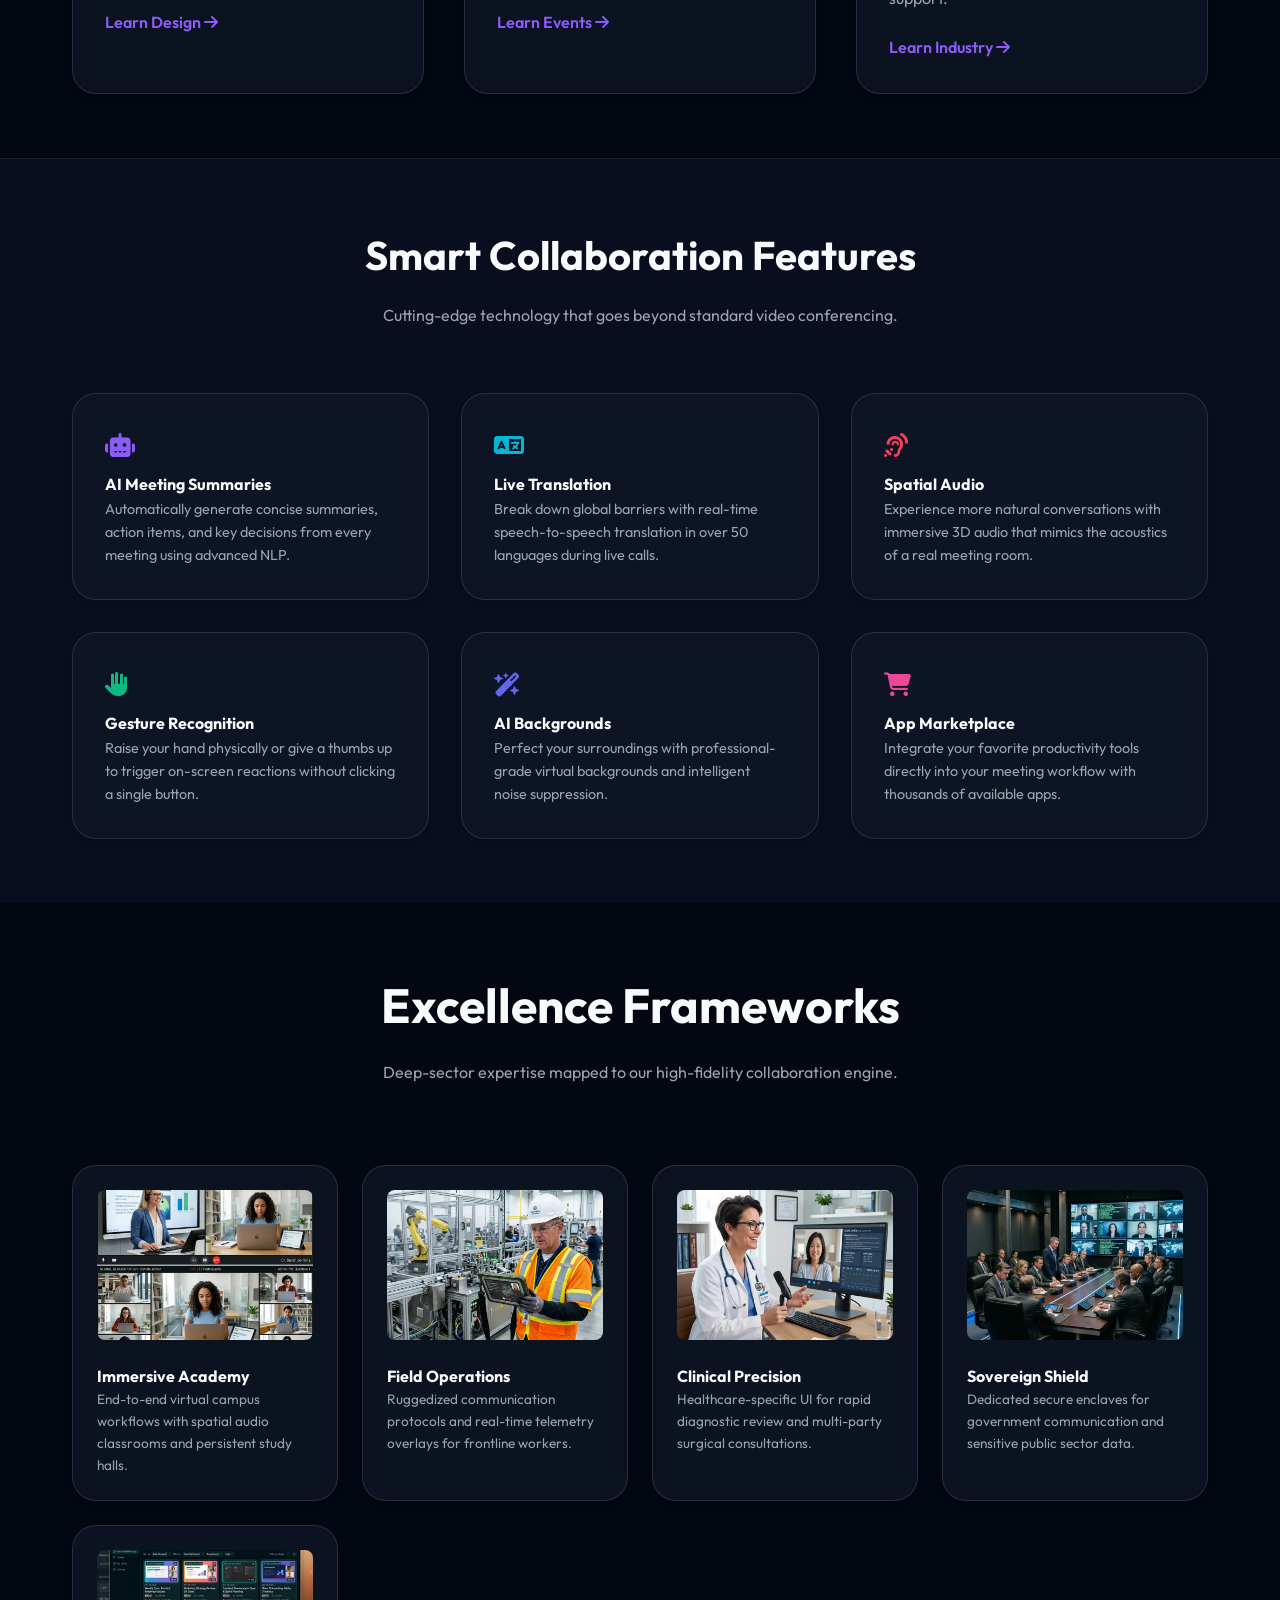
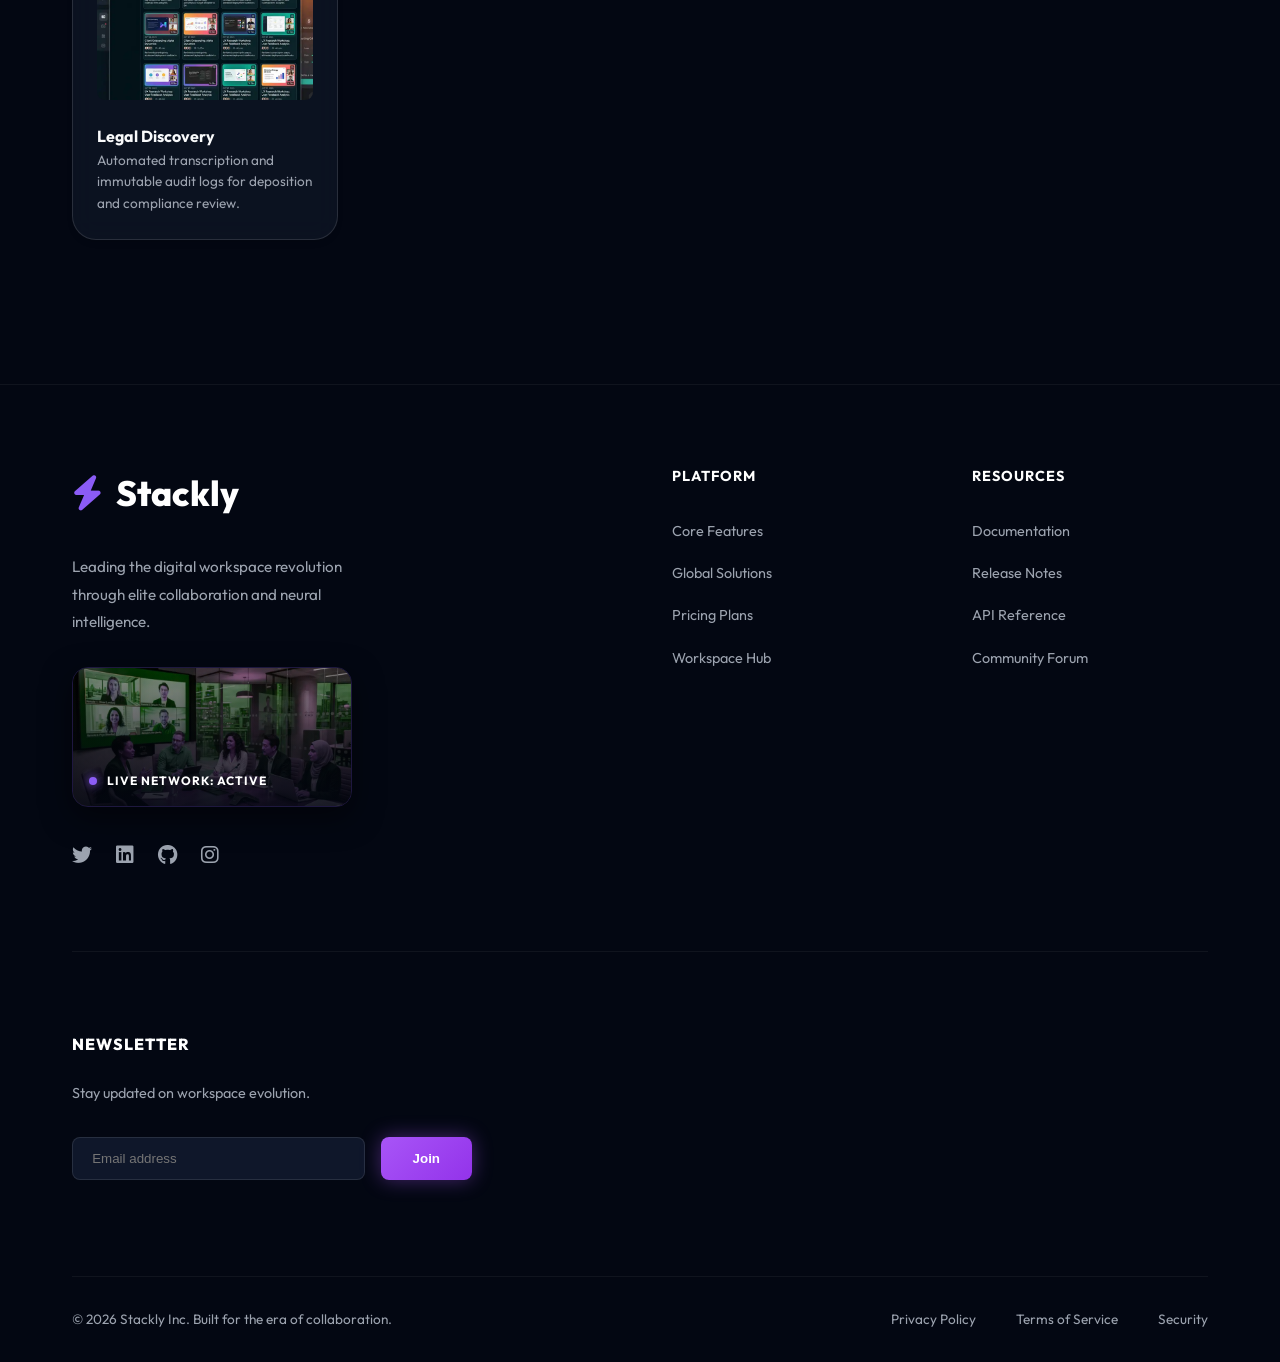
<file: solutions.html>
<!DOCTYPE html>
<html lang="en">

<head>
    <meta charset="UTF-8">
    <meta name="viewport" content="width=device-width, initial-scale=1.0">
    <title>Solutions | Stackly</title>
    <link href="https://fonts.googleapis.com/css2?family=Outfit:wght@300;400;600;800&display=swap" rel="stylesheet">
    <link rel="stylesheet" href="https://cdnjs.cloudflare.com/ajax/libs/font-awesome/6.4.0/css/all.min.css">
    <link href="https://unpkg.com/aos@2.3.1/dist/aos.css" rel="stylesheet">
    <link rel="stylesheet" href="css/style.css">
</head>

<body>
    <nav class="navbar">
        <div class="container nav-container">
            <a href="index.html" class="logo"><i class="fas fa-bolt"></i> Stackly</a>
            <ul class="nav-links">
                <li class="nav-item-dropdown">
                    <a href="index.html">Home <i class="fas fa-chevron-down"
                            style="font-size: 0.7rem; margin-left: 0.2rem;"></i></a>
                    <div class="dropdown-menu">
                        <a href="index.html" class="dropdown-item"><i class="fas fa-home"></i> Home 1</a>
                        <a href="index2.html" class="dropdown-item"><i class="fas fa-microchip"></i> Home 2 (AI Hub)</a>
                    </div>
                </li>
                <li><a href="products.html">Products</a></li>
                <li><a href="#" style="color: var(--primary);">Solutions</a></li>
                <li><a href="pricing.html">Pricing</a></li>
                <li><a href="resources.html">Resources</a></li>
            </ul>
            <div class="nav-cta">
                <a href="signin.html" class="btn btn-outline">Sign In</a>
                <a href="dashboard.html" class="btn btn-primary">Try for Free</a>
                <div class="menu-toggle" id="mobile-menu"><span></span><span></span><span></span></div>
            </div>
        </div>
    </nav>

    <section class="section-padding" style="padding-top: 150px;">
        <div class="container">
            <div style="text-align: center; margin-bottom: 5rem;">
                <h1 style="font-size: 3.5rem; margin-bottom: 1.5rem;" data-aos="fade-up">Industry-Specific Solutions
                </h1>
                <p style="color: var(--text-secondary); max-width: 800px; margin: 0 auto; font-size: 1.2rem;"
                    data-aos="fade-up" data-aos-delay="100">
                    Customized workflows and features designed to meet the unique challenges of your sector.
                </p>
            </div>



            <div style="display: grid; grid-template-columns: repeat(auto-fit, minmax(320px, 1fr)); gap: 2.5rem;">
                <!-- Solution 1: Education -->
                <div class="glass-card feature-card" data-aos="fade-up">
                    <div
                        style="height: 200px; background: rgba(16, 185, 129, 0.1); border-radius: 0.8rem; margin-bottom: 1.5rem; display: flex; align-items: center; justify-content: center; font-size: 5rem; color: #10B981; border: 1px solid rgba(16, 185, 129, 0.2);">
                        <i class="fas fa-graduation-cap"></i>
                    </div>
                    <div style="display: flex; align-items: center; gap: 0.8rem; margin-bottom: 1rem;">
                        <i class="fas fa-graduation-cap" style="color: #10B981;"></i>
                        <h3 style="margin: 0;">Education</h3>
                    </div>
                    <p style="color: var(--text-secondary); margin-bottom: 1.5rem;">Engage students with virtual
                        classrooms, breakout rooms, and LMS integrations designed for pedagogical success.</p>
                    <a href="#" style="color: var(--primary); font-weight: 600;">Explore Education <i
                            class="fas fa-arrow-right"></i></a>
                </div>

                <!-- Solution 2: Healthcare -->
                <div class="glass-card feature-card" data-aos="fade-up" data-aos-delay="100">
                    <div
                        style="height: 200px; background: rgba(239, 68, 68, 0.1); border-radius: 0.8rem; margin-bottom: 1.5rem; display: flex; align-items: center; justify-content: center; font-size: 5rem; color: #EF4444; border: 1px solid rgba(239, 68, 68, 0.2);">
                        <i class="fas fa-heart-pulse"></i>
                    </div>
                    <div style="display: flex; align-items: center; gap: 0.8rem; margin-bottom: 1rem;">
                        <i class="fas fa-heart-pulse" style="color: #EF4444;"></i>
                        <h3 style="margin: 0;">Healthcare</h3>
                    </div>
                    <p style="color: var(--text-secondary); margin-bottom: 1.5rem;">HIPAA-compliant telemedicine
                        solutions that connect patients and providers securely from any device.</p>
                    <a href="#" style="color: var(--primary); font-weight: 600;">Explore Healthcare <i
                            class="fas fa-arrow-right"></i></a>
                </div>

                <!-- Solution 3: Enterprise -->
                <div class="glass-card feature-card" data-aos="fade-up" data-aos-delay="200">
                    <div
                        style="height: 200px; background: rgba(139, 92, 246, 0.1); border-radius: 0.8rem; margin-bottom: 1.5rem; display: flex; align-items: center; justify-content: center; font-size: 5rem; color: var(--primary); border: 1px solid rgba(139, 92, 246, 0.2);">
                        <i class="fas fa-building-shield"></i>
                    </div>
                    <div style="display: flex; align-items: center; gap: 0.8rem; margin-bottom: 1rem;">
                        <i class="fas fa-building-shield" style="color: var(--primary);"></i>
                        <h3 style="margin: 0;">Enterprise</h3>
                    </div>
                    <p style="color: var(--text-secondary); margin-bottom: 1.5rem;">Scalable infrastructure for global
                        companies with advanced administration, SSO, and military-grade security controls.</p>
                    <a href="#" style="color: var(--primary); font-weight: 600;">Explore Enterprise <i
                            class="fas fa-arrow-right"></i></a>
                </div>

                <!-- Solution 4: Hybrid Power -->
                <div class="glass-card feature-card" data-aos="fade-up" data-aos-delay="300">
                    <div
                        style="height: 200px; background: rgba(6, 182, 212, 0.1); border-radius: 0.8rem; margin-bottom: 1.5rem; display: flex; align-items: center; justify-content: center; font-size: 5rem; color: var(--secondary); border: 1px solid rgba(6, 182, 212, 0.2);">
                        <i class="fas fa-house-laptop"></i>
                    </div>
                    <div style="display: flex; align-items: center; gap: 0.8rem; margin-bottom: 1rem;">
                        <i class="fas fa-house-laptop" style="color: var(--secondary);"></i>
                        <h3 style="margin: 0;">Hybrid Power</h3>
                    </div>
                    <p style="color: var(--text-secondary); margin-bottom: 1.5rem;">The perfect balance for teams
                        working from home and the office with synchronized tools and unified presence.</p>
                    <a href="#" style="color: var(--primary); font-weight: 600;">View Hybrid <i
                            class="fas fa-arrow-right"></i></a>
                </div>

                <!-- Solution 5: Government -->
                <div class="glass-card feature-card" data-aos="fade-up" data-aos-delay="400">
                    <div
                        style="height: 200px; background: rgba(245, 158, 11, 0.1); border-radius: 0.8rem; margin-bottom: 1.5rem; display: flex; align-items: center; justify-content: center; font-size: 5rem; color: #F59E0B; border: 1px solid rgba(245, 158, 11, 0.2);">
                        <i class="fas fa-landmark-flag"></i>
                    </div>
                    <div style="display: flex; align-items: center; gap: 0.8rem; margin-bottom: 1rem;">
                        <i class="fas fa-landmark-flag" style="color: #F59E0B;"></i>
                        <h3 style="margin: 0;">Public Sector</h3>
                    </div>
                    <p style="color: var(--text-secondary); margin-bottom: 1.5rem;">Secure communication for federal and
                        local agencies with dedicated hosting and high-level data sovereignty.</p>
                    <a href="#" style="color: var(--primary); font-weight: 600;">View Governance <i
                            class="fas fa-arrow-right"></i></a>
                </div>

                <!-- Solution 6: Frontline -->
                <div class="glass-card feature-card" data-aos="fade-up" data-aos-delay="500">
                    <div style="display: flex; align-items: center; gap: 0.8rem; margin-bottom: 1rem;">
                        <i class="fas fa-helmet-safety" style="color: #6366F1;"></i>
                        <h3 style="margin: 0;">Frontline Teams</h3>
                    </div>
                    <p style="color: var(--text-secondary); margin-bottom: 1.5rem;">Equip your field teams with rugged
                        device support and instant push-to-talk video communication capabilities.</p>
                    <a href="#" style="color: var(--primary); font-weight: 600;">View Frontline <i
                            class="fas fa-arrow-right"></i></a>
                </div>

                <!-- Solution 7: Creative Studios -->
                <div class="glass-card feature-card" data-aos="fade-up" data-aos-delay="600">
                    <div style="display: flex; align-items: center; gap: 0.8rem; margin-bottom: 1rem;">
                        <i class="fas fa-palette" style="color: #EC4899;"></i>
                        <h3 style="margin: 0;">Creative Studios</h3>
                    </div>
                    <p style="color: var(--text-secondary); margin-bottom: 1.5rem;">Ultra-low latency screen sharing and
                        color-accurate video for designers, editors, and artistic collaborators.</p>
                    <a href="#" style="color: var(--primary); font-weight: 600;">Learn Design <i
                            class="fas fa-arrow-right"></i></a>
                </div>

                <!-- Solution 8: Events -->
                <div class="glass-card feature-card" data-aos="fade-up" data-aos-delay="700">
                    <div style="display: flex; align-items: center; gap: 0.8rem; margin-bottom: 1rem;">
                        <i class="fas fa-bullhorn" style="color: #8B5CF6;"></i>
                        <h3 style="margin: 0;">Massive Events</h3>
                    </div>
                    <p style="color: var(--text-secondary); margin-bottom: 1.5rem;">Produce and host digital town halls,
                        conferences, and global summits with up to 10,000 live participants.</p>
                    <a href="#" style="color: var(--primary); font-weight: 600;">Learn Events <i
                            class="fas fa-arrow-right"></i></a>
                </div>

                <!-- Solution 9: Manufacturing -->
                <div class="glass-card feature-card" data-aos="fade-up" data-aos-delay="800">
                    <div style="display: flex; align-items: center; gap: 0.8rem; margin-bottom: 1rem;">
                        <i class="fas fa-microchip" style="color: #06B6D4;"></i>
                        <h3 style="margin: 0;">Manufacturing</h3>
                    </div>
                    <p style="color: var(--text-secondary); margin-bottom: 1.5rem;">Integrated hardware solutions and
                        remote experts to optimize production lines and provide instant factory support.</p>
                    <a href="#" style="color: var(--primary); font-weight: 600;">Learn Industry <i
                            class="fas fa-arrow-right"></i></a>
                </div>

            </div>
        </div>
    </section>

    <!-- New Smart Features Section -->
    <section class="section-padding" style="background: rgba(15, 23, 42, 0.5); border-top: 1px solid var(--border);">
        <div class="container">
            <div style="text-align: center; margin-bottom: 4rem;">
                <h2 style="font-size: 2.5rem;" data-aos="fade-up">Smart Collaboration Features</h2>
                <p style="color: var(--text-secondary); margin-top: 1rem;" data-aos="fade-up" data-aos-delay="100">
                    Cutting-edge technology that goes beyond standard video conferencing.</p>
            </div>

            <div style="display: grid; grid-template-columns: repeat(auto-fit, minmax(280px, 1fr)); gap: 2rem;">
                <!-- Feature 1 -->
                <div class="glass-card feature-card" data-aos="fade-up" data-aos-delay="100">
                    <div style="color: var(--primary); font-size: 1.5rem; margin-bottom: 0.5rem;"><i
                            class="fas fa-robot"></i></div>
                    <h4>AI Meeting Summaries</h4>
                    <p style="color: var(--text-secondary); font-size: 0.9rem;">Automatically generate concise
                        summaries, action items, and key decisions from every meeting using advanced NLP.</p>
                </div>
                <!-- Feature 2 -->
                <div class="glass-card feature-card" data-aos="fade-up" data-aos-delay="200">
                    <div style="color: var(--secondary); font-size: 1.5rem; margin-bottom: 0.5rem;"><i
                            class="fas fa-language"></i></div>
                    <h4>Live Translation</h4>
                    <p style="color: var(--text-secondary); font-size: 0.9rem;">Break down global barriers with
                        real-time speech-to-speech translation in over 50 languages during live calls.</p>
                </div>
                <!-- Feature 3 -->
                <div class="glass-card feature-card" data-aos="fade-up" data-aos-delay="300">
                    <div style="color: var(--accent); font-size: 1.5rem; margin-bottom: 0.5rem;"><i
                            class="fas fa-ear-listen"></i></div>
                    <h4>Spatial Audio</h4>
                    <p style="color: var(--text-secondary); font-size: 0.9rem;">Experience more natural conversations
                        with immersive 3D audio that mimics the acoustics of a real meeting room.</p>
                </div>
                <!-- Feature 4 -->
                <div class="glass-card feature-card" data-aos="fade-up" data-aos-delay="400">
                    <div style="color: #10B981; font-size: 1.5rem; margin-bottom: 0.5rem;"><i class="fas fa-hand"></i>
                    </div>
                    <h4>Gesture Recognition</h4>
                    <p style="color: var(--text-secondary); font-size: 0.9rem;">Raise your hand physically or give a
                        thumbs up to trigger on-screen reactions without clicking a single button.</p>
                </div>
                <!-- Feature 5 -->
                <div class="glass-card feature-card" data-aos="fade-up" data-aos-delay="500">
                    <div style="color: #6366F1; font-size: 1.5rem; margin-bottom: 0.5rem;"><i
                            class="fas fa-wand-magic-sparkles"></i></div>
                    <h4>AI Backgrounds</h4>
                    <p style="color: var(--text-secondary); font-size: 0.9rem;">Perfect your surroundings with
                        professional-grade virtual backgrounds and intelligent noise suppression.</p>
                </div>
                <!-- Feature 6 -->
                <div class="glass-card feature-card" data-aos="fade-up" data-aos-delay="600">
                    <div style="color: #EC4899; font-size: 1.5rem; margin-bottom: 0.5rem;"><i
                            class="fas fa-cart-shopping"></i></div>
                    <h4>App Marketplace</h4>
                    <p style="color: var(--text-secondary); font-size: 0.9rem;">Integrate your favorite productivity
                        tools directly into your meeting workflow with thousands of available apps.</p>
                </div>
            </div>
        </div>
    </section>

    <!-- Industry Excellence Frameworks -->
    <section class="section-padding">
        <div class="container">
            <div style="text-align: center; margin-bottom: 5rem;" data-aos="fade-up">
                <h2 style="font-size: 3rem; margin-bottom: 1rem;">Excellence Frameworks</h2>
                <p style="color: var(--text-secondary); max-width: 700px; margin: 0 auto;">Deep-sector expertise mapped
                    to our high-fidelity collaboration engine.</p>
            </div>

            <div style="display: grid; grid-template-columns: repeat(auto-fit, minmax(220px, 1fr)); gap: 1.5rem;">
                <!-- Framework 1 -->
                <div class="glass-card" data-aos="fade-up" style="padding: 1.5rem;">
                    <img src="assets/education.webp" alt="Immersive Learning"
                        style="width: 100%; height: 150px; object-fit: cover; border-radius: 0.5rem; margin-bottom: 1rem;">
                    <h4>Immersive Academy</h4>
                    <p style="font-size: 0.85rem; color: var(--text-secondary);">End-to-end virtual campus workflows
                        with spatial audio classrooms and persistent study halls.</p>
                </div>
                <!-- Framework 2 -->
                <div class="glass-card" data-aos="fade-up" data-aos-delay="100" style="padding: 1.5rem;">
                    <img src="assets/frontline.webp" alt="Site Ops"
                        style="width: 100%; height: 150px; object-fit: cover; border-radius: 0.5rem; margin-bottom: 1rem;">
                    <h4>Field Operations</h4>
                    <p style="font-size: 0.85rem; color: var(--text-secondary);">Ruggedized communication protocols and
                        real-time telemetry overlays for frontline workers.</p>
                </div>
                <!-- Framework 3 -->
                <div class="glass-card" data-aos="fade-up" data-aos-delay="200" style="padding: 1.5rem;">
                    <img src="assets/medical.webp" alt="Care Compliance"
                        style="width: 100%; height: 150px; object-fit: cover; border-radius: 0.5rem; margin-bottom: 1rem;">
                    <h4>Clinical Precision</h4>
                    <p style="font-size: 0.85rem; color: var(--text-secondary);">Healthcare-specific UI for rapid
                        diagnostic review and multi-party surgical consultations.</p>
                </div>
                <!-- Framework 4 -->
                <div class="glass-card" data-aos="fade-up" data-aos-delay="300" style="padding: 1.5rem;">
                    <img src="assets/gov.webp" alt="Civic Security"
                        style="width: 100%; height: 150px; object-fit: cover; border-radius: 0.5rem; margin-bottom: 1rem;">
                    <h4>Sovereign Shield</h4>
                    <p style="font-size: 0.85rem; color: var(--text-secondary);">Dedicated secure enclaves for
                        government communication and sensitive public sector data.</p>
                </div>
                <!-- Framework 5 -->
                <div class="glass-card" data-aos="fade-up" data-aos-delay="400" style="padding: 1.5rem;">
                    <img src="assets/archive.webp" alt="Legal Compliance"
                        style="width: 100%; height: 150px; object-fit: cover; border-radius: 0.5rem; margin-bottom: 1rem;">
                    <h4>Legal Discovery</h4>
                    <p style="font-size: 0.85rem; color: var(--text-secondary);">Automated transcription and immutable
                        audit logs for deposition and compliance review.</p>
                </div>
            </div>
        </div>
    </section>

    <!-- Unified Ultra-Premium Footer -->
    <footer
        style="background: #030712; padding: 5rem 0 2rem 0; border-top: 1px solid rgba(255,255,255,0.05); color: #9ca3af; margin-top: 5rem;">
        <div class="container">
            <div
                style="display: grid; grid-template-columns: repeat(auto-fit, minmax(200px, 1fr)); gap: 4rem; margin-bottom: 5rem;">
                <div style="grid-column: span 2;">
                    <div class="logo"
                        style="margin-bottom: 2rem; font-size: 2.2rem; color: #fff; font-weight: 800; display: flex; align-items: center; gap: 0.8rem;">
                        <i class="fas fa-bolt" style="color: #8b5cf6;"></i> Stackly
                    </div>
                    <p style="max-width: 320px; line-height: 1.8; margin-bottom: 2rem; font-size: 0.95rem;">
                        Leading the digital workspace revolution through elite collaboration and neural intelligence.
                    </p>
                    <!-- Interactive Related Image Visual -->
                    <div class="footer-visual-container"
                        style="position: relative; width: 280px; height: 140px; border-radius: 1rem; overflow: hidden; margin-top: 1.5rem; cursor: pointer; border: 1px solid rgba(139, 92, 246, 0.2); box-shadow: 0 10px 30px rgba(0,0,0,0.5); margin-bottom: 2rem;">
                        <img src="assets/grid.webp" alt="Global Connectivity"
                            style="width: 100%; height: 100%; object-fit: cover; filter: brightness(0.6) hue-rotate(270deg); transition: 0.5s transform cubic-bezier(0.175, 0.885, 0.32, 1.275);">
                        <div
                            style="position: absolute; inset: 0; background: linear-gradient(0deg, rgba(3, 7, 18, 0.8) 0%, transparent 100%);">
                        </div>
                        <div
                            style="position: absolute; bottom: 1rem; left: 1rem; display: flex; align-items: center; gap: 0.6rem;">
                            <div
                                style="width: 8px; height: 8px; background: #8b5cf6; border-radius: 50%; box-shadow: 0 0 10px #8b5cf6; animation: footerVisualPulse 2s infinite;">
                            </div>
                            <span
                                style="font-size: 0.75rem; color: #fff; font-weight: 700; text-transform: uppercase; letter-spacing: 1px;">Live
                                Network: Active</span>
                        </div>
                    </div>
                    <div style="display: flex; gap: 1.5rem; font-size: 1.25rem;">
                        <a href="#" style="color: inherit; transition: 0.3s;"><i class="fab fa-twitter"></i></a>
                        <a href="#" style="color: inherit; transition: 0.3s;"><i class="fab fa-linkedin"></i></a>
                        <a href="#" style="color: inherit; transition: 0.3s;"><i class="fab fa-github"></i></a>
                        <a href="#" style="color: inherit; transition: 0.3s;"><i class="fab fa-instagram"></i></a>
                    </div>
                    <style>
                        .footer-visual-container:hover img {
                            transform: scale(1.15) rotate(2deg);
                            filter: brightness(0.8) hue-rotate(290deg);
                        }

                        @keyframes footerVisualPulse {
                            0% {
                                opacity: 1;
                                transform: scale(1);
                            }

                            50% {
                                opacity: 0.4;
                                transform: scale(1.2);
                            }

                            100% {
                                opacity: 1;
                                transform: scale(1);
                            }
                        }
                    </style>
                </div>

                <div>
                    <h4
                        style="color: #fff; margin-bottom: 2rem; text-transform: uppercase; font-size: 0.9rem; letter-spacing: 1px; font-weight: 700;">
                        Platform</h4>
                    <ul
                        style="list-style: none; padding: 0; display: flex; flex-direction: column; gap: 1.2rem; font-size: 0.9rem;">
                        <li><a href="products.html"
                                style="color: inherit; text-decoration: none; transition: 0.3s;">Core Features</a></li>
                        <li><a href="solutions.html"
                                style="color: inherit; text-decoration: none; transition: 0.3s;">Global Solutions</a>
                        </li>
                        <li><a href="pricing.html"
                                style="color: inherit; text-decoration: none; transition: 0.3s;">Pricing Plans</a></li>
                        <li><a href="dashboard.html"
                                style="color: inherit; text-decoration: none; transition: 0.3s;">Workspace Hub</a></li>
                    </ul>
                </div>

                <div>
                    <h4
                        style="color: #fff; margin-bottom: 2rem; text-transform: uppercase; font-size: 0.9rem; letter-spacing: 1px; font-weight: 700;">
                        Resources</h4>
                    <ul
                        style="list-style: none; padding: 0; display: flex; flex-direction: column; gap: 1.2rem; font-size: 0.9rem;">
                        <li><a href="resources.html"
                                style="color: inherit; text-decoration: none; transition: 0.3s;">Documentation</a></li>
                        <li><a href="resources.html"
                                style="color: inherit; text-decoration: none; transition: 0.3s;">Release Notes</a></li>
                        <li><a href="resources.html"
                                style="color: inherit; text-decoration: none; transition: 0.3s;">API Reference</a></li>
                        <li><a href="resources.html"
                                style="color: inherit; text-decoration: none; transition: 0.3s;">Community Forum</a>
                        </li>
                    </ul>
                </div>
            </div>

            <!-- Optimized Newsletter Integration -->
            <div style="padding-top: 5rem; border-top: 1px solid rgba(255,255,255,0.05);">
                <h4
                    style="color: #fff; margin-bottom: 1.5rem; text-transform: uppercase; font-size: 1rem; letter-spacing: 1px; font-weight: 800;">
                    Newsletter</h4>
                <p style="margin-bottom: 2rem; font-size: 0.9rem;">Stay updated on workspace evolution.</p>
                <div style="display: flex; gap: 1rem; max-width: 400px; flex-wrap: wrap;">
                    <input type="email" placeholder="Email address"
                        style="flex: 1; background: #0f172a; border: 1px solid rgba(255,255,255,0.1); padding: 0.8rem 1.2rem; border-radius: 0.5rem; color: #fff; outline: none; min-width: 200px;">
                    <button
                        style="background: linear-gradient(135deg, #a855f7, #9333ea); border: none; padding: 0.8rem 2rem; border-radius: 0.5rem; color: #fff; font-weight: 700; cursor: pointer; box-shadow: 0 0 20px rgba(168, 85, 247, 0.4); transition: 0.3s;">Join</button>
                </div>
            </div>

            <!-- Elite Bottom Bar -->
            <div
                style="margin-top: 6rem; padding-top: 2rem; border-top: 1px solid rgba(255,255,255,0.05); display: flex; justify-content: space-between; align-items: center; flex-wrap: wrap; gap: 2rem; font-size: 0.85rem;">
                <div>&copy; 2026 Stackly Inc. Built for the era of collaboration.</div>
                <div style="display: flex; gap: 2.5rem;">
                    <a href="#" style="color: inherit; text-decoration: none; transition: 0.3s;">Privacy Policy</a>
                    <a href="#" style="color: inherit; text-decoration: none; transition: 0.3s;">Terms of Service</a>
                    <a href="#" style="color: inherit; text-decoration: none; transition: 0.3s;">Security</a>
                </div>
            </div>
        </div>
    </footer>

    <script src="https://unpkg.com/aos@2.3.1/dist/aos.js"></script>
    <script src="js/main.js"></script>
    <script>AOS.init({ duration: 1000, once: true });</script>
</body>

</html>
</file>
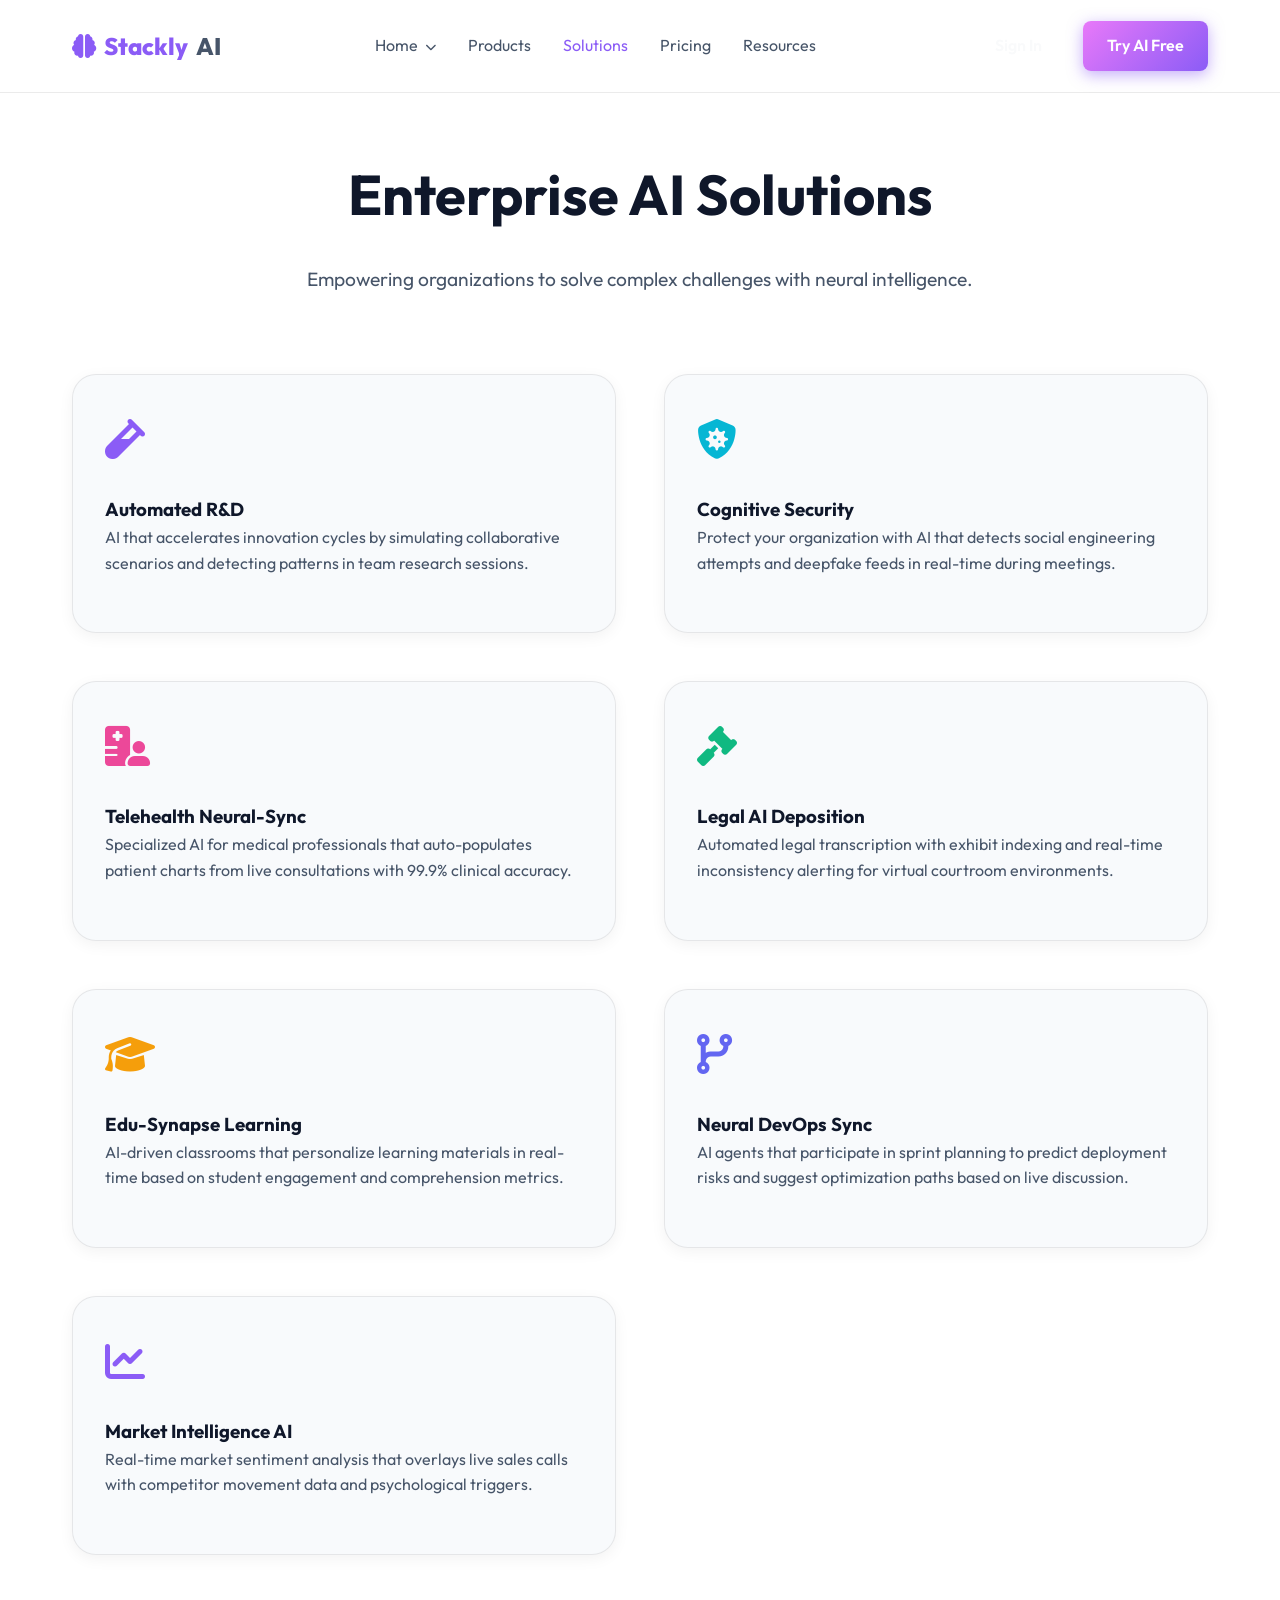
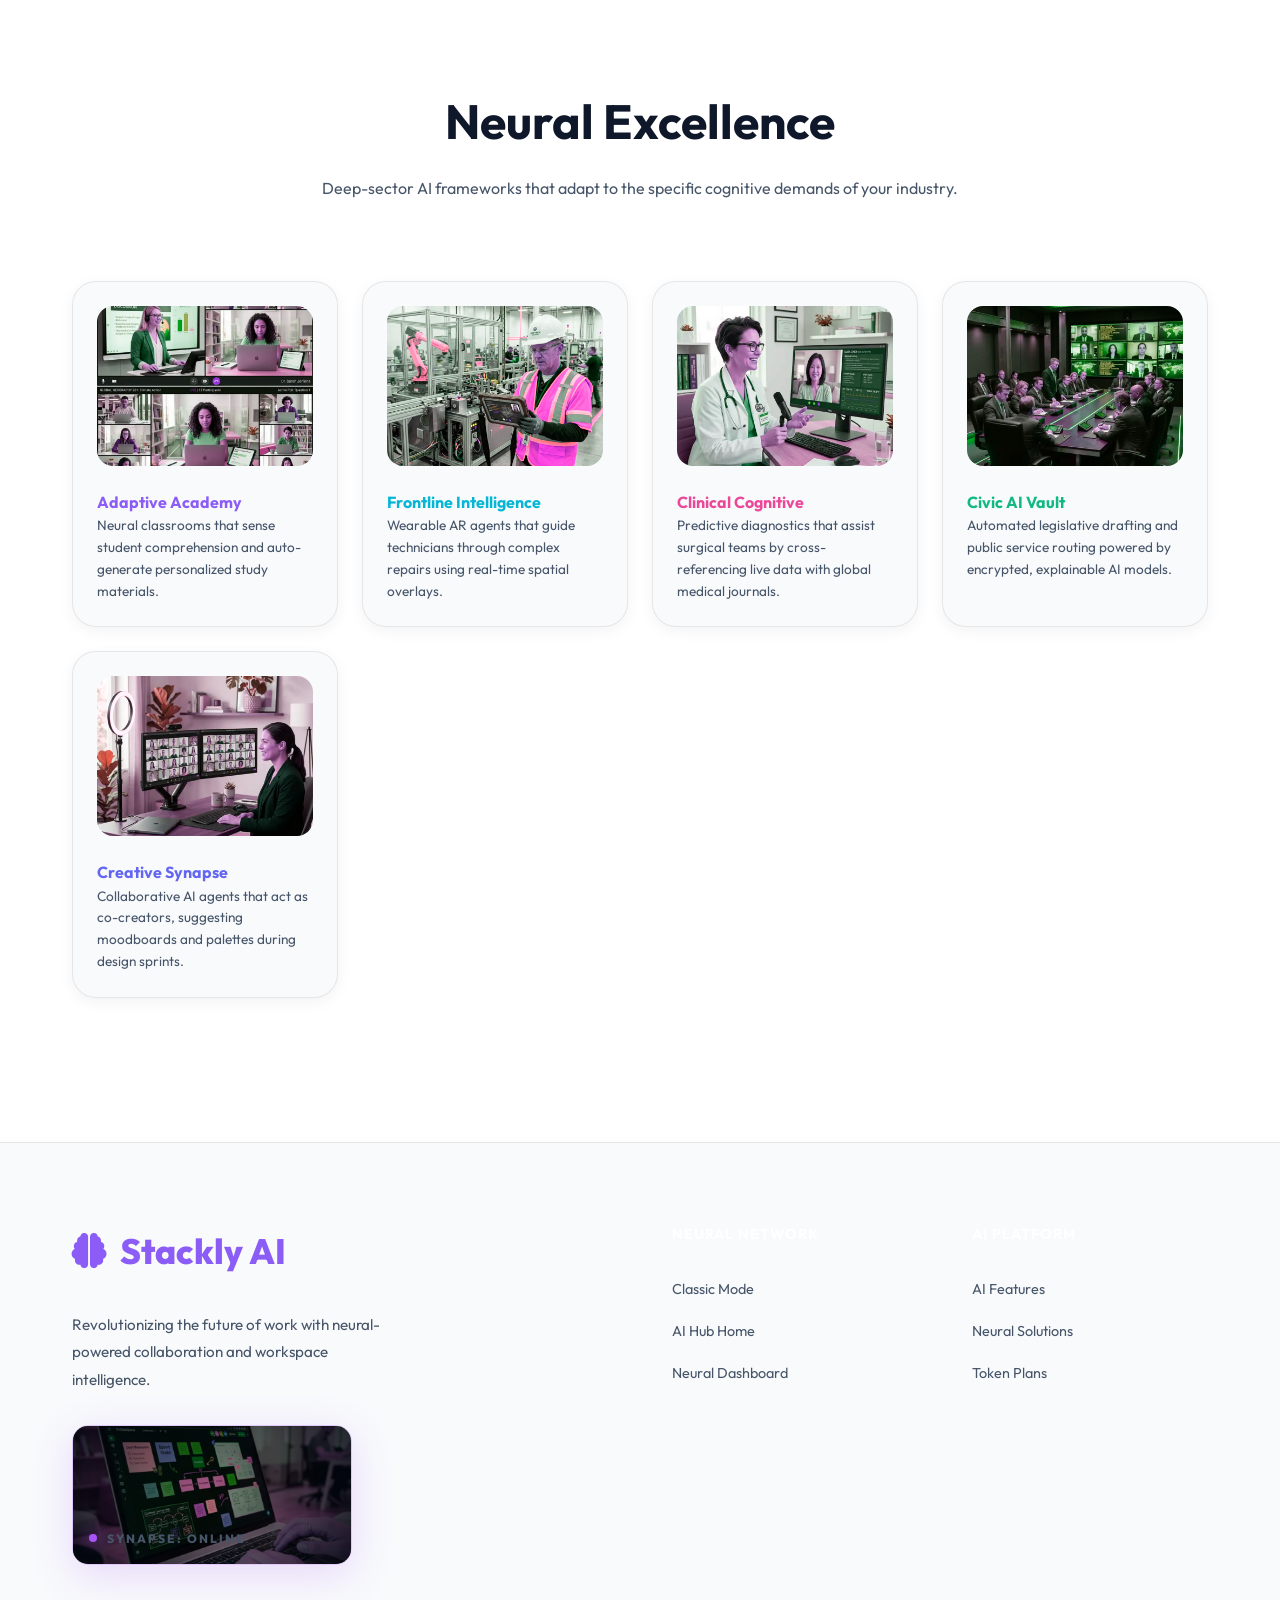
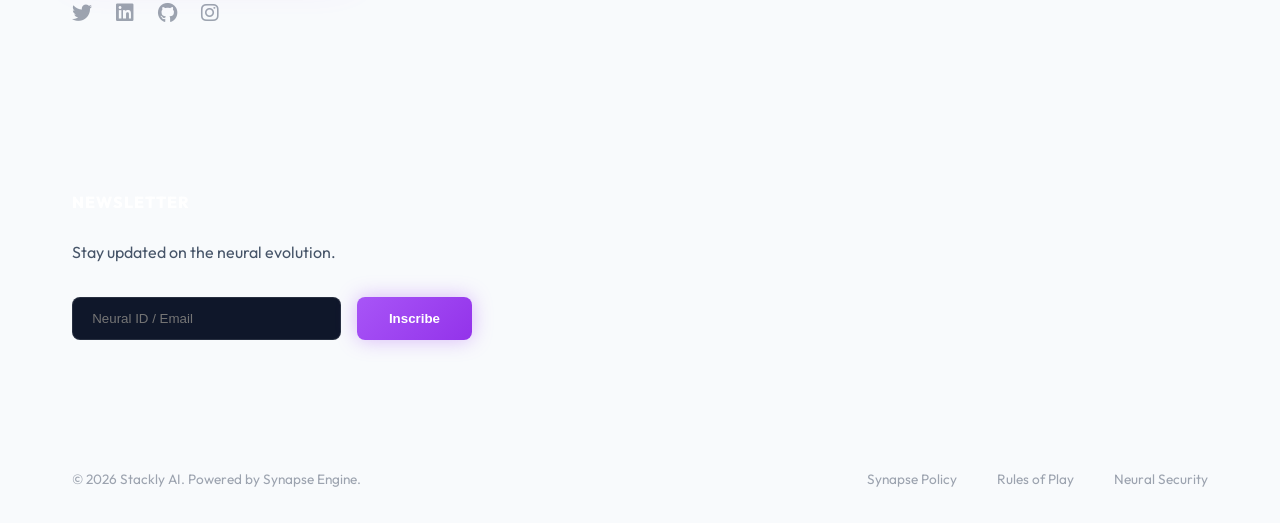
<file: solutions2.html>
<!DOCTYPE html>
<html lang="en">

<head>
    <meta charset="UTF-8">
    <meta name="viewport" content="width=device-width, initial-scale=1.0">
    <title>AI Solutions | Stackly</title>
    <link href="https://fonts.googleapis.com/css2?family=Outfit:wght@300;400;600;800&display=swap" rel="stylesheet">
    <link rel="stylesheet" href="https://cdnjs.cloudflare.com/ajax/libs/font-awesome/6.4.0/css/all.min.css">
    <link href="https://unpkg.com/aos@2.3.1/dist/aos.css" rel="stylesheet">
    <link rel="stylesheet" href="css/style.css">
    <style>
        :root {
            --ai-primary: #8B5CF6;
            --ai-secondary: #06B6D4;
            --light-bg: #FFFFFF;
            --light-surface: #F8FAFC;
            --dark-text: #0F172A;
            --dark-text-secondary: #475569;
            --light-border: rgba(0, 0, 0, 0.08);
        }

        body {
            background: var(--light-bg);
            color: var(--dark-text);
        }

        .navbar {
            background: rgba(255, 255, 255, 0.8) !important;
            border-bottom: 1px solid var(--light-border) !important;
        }

        .nav-links a {
            color: var(--dark-text-secondary) !important;
        }

        .nav-links a:hover {
            color: var(--ai-primary) !important;
        }

        .dropdown-menu {
            background: white !important;
            border: 1px solid var(--light-border) !important;
            box-shadow: 0 10px 30px rgba(0, 0, 0, 0.1) !important;
        }

        .dropdown-item {
            color: var(--dark-text-secondary) !important;
        }

        .glass-card {
            background: var(--light-surface) !important;
            border: 1px solid var(--light-border) !important;
            box-shadow: 0 4px 15px rgba(0, 0, 0, 0.05) !important;
            color: var(--dark-text) !important;
        }

        .glass-card:hover {
            border-color: var(--ai-primary) !important;
        }

        h1,
        h2,
        h3 {
            color: var(--dark-text) !important;
        }

        p,
        span {
            color: var(--dark-text-secondary) !important;
        }

        footer {
            background: var(--light-surface) !important;
            border-top: 1px solid var(--light-border) !important;
        }

        footer p,
        footer li a {
            color: var(--dark-text-secondary) !important;
        }
    </style>
</head>

<body>
    <nav class="navbar">
        <div class="container nav-container">
            <a href="index2.html" class="logo"><i class="fas fa-brain"></i> Stackly <span
                    style="color: var(--ai-primary);">AI</span></a>
            <ul class="nav-links">
                <li class="nav-item-dropdown">
                    <a href="index.html">Home <i class="fas fa-chevron-down"
                            style="font-size: 0.7rem; margin-left: 0.2rem;"></i></a>
                    <div class="dropdown-menu">
                        <a href="index.html" class="dropdown-item"><i class="fas fa-home"></i> Home 1</a>
                        <a href="index2.html" class="dropdown-item"><i class="fas fa-microchip"></i> Home 2 (AI Hub)</a>
                    </div>
                </li>
                <li><a href="products2.html">Products</a></li>
                <li><a href="solutions2.html" style="color: var(--ai-primary) !important;">Solutions</a></li>
                <li><a href="pricing2.html">Pricing</a></li>
                <li><a href="resources2.html">Resources</a></li>
            </ul>
            <div class="nav-cta">
                <a href="signin.html" class="btn btn-outline">Sign In</a>
                <a href="dashboard.html" class="btn btn-primary"
                    style="background: linear-gradient(135deg, #E879F9, #8B5CF6); border:none;">Try AI Free</a>
                <div class="menu-toggle" id="mobile-menu"><span></span><span></span><span></span></div>
            </div>
        </div>
    </nav>

    <section class="section-padding" style="padding-top: 150px;">
        <div class="container">
            <div style="text-align: center; margin-bottom: 5rem;">
                <h1 style="font-size: 3.5rem; margin-bottom: 1.5rem;" data-aos="fade-up">Enterprise AI Solutions</h1>
                <p style="max-width: 800px; margin: 0 auto; font-size: 1.2rem;" data-aos="fade-up" data-aos-delay="100">
                    Empowering organizations to solve complex challenges with neural intelligence.
                </p>
            </div>

            <div style="display: grid; grid-template-columns: repeat(auto-fit, minmax(350px, 1fr)); gap: 3rem;">
                <!-- Solution 1 -->
                <div class="glass-card" data-aos="fade-up" data-aos-delay="100">
                    <div style="color: var(--ai-primary); font-size: 2.5rem; margin-bottom: 1.5rem;"><i
                            class="fas fa-vial"></i></div>
                    <h3>Automated R&D</h3>
                    <p style="margin-bottom: 1.5rem;">AI that accelerates innovation cycles by simulating collaborative
                        scenarios and detecting patterns in team research sessions.</p>
                </div>

                <!-- Solution 2 -->
                <div class="glass-card" data-aos="fade-up" data-aos-delay="200">
                    <div style="color: var(--ai-secondary); font-size: 2.5rem; margin-bottom: 1.5rem;"><i
                            class="fas fa-shield-virus"></i></div>
                    <h3>Cognitive Security</h3>
                    <p style="margin-bottom: 1.5rem;">Protect your organization with AI that detects social engineering
                        attempts and deepfake feeds in real-time during meetings.</p>
                </div>

                <!-- Solution 3 -->
                <div class="glass-card" data-aos="fade-up" data-aos-delay="300">
                    <div style="color: #EC4899; font-size: 2.5rem; margin-bottom: 1.5rem;"><i
                            class="fas fa-hospital-user"></i></div>
                    <h3>Telehealth Neural-Sync</h3>
                    <p style="margin-bottom: 1.5rem;">Specialized AI for medical professionals that auto-populates
                        patient charts from live consultations with 99.9% clinical accuracy.</p>
                </div>

                <!-- Solution 4 -->
                <div class="glass-card" data-aos="fade-up" data-aos-delay="400">
                    <div style="color: #10B981; font-size: 2.5rem; margin-bottom: 1.5rem;"><i class="fas fa-gavel"></i>
                    </div>
                    <h3>Legal AI Deposition</h3>
                    <p style="margin-bottom: 1.5rem;">Automated legal transcription with exhibit indexing and real-time
                        inconsistency alerting for virtual courtroom environments.</p>
                </div>

                <!-- Solution 5 -->
                <div class="glass-card" data-aos="fade-up" data-aos-delay="500">
                    <div style="color: #F59E0B; font-size: 2.5rem; margin-bottom: 1.5rem;"><i
                            class="fas fa-graduation-cap"></i></div>
                    <h3>Edu-Synapse Learning</h3>
                    <p style="margin-bottom: 1.5rem;">AI-driven classrooms that personalize learning materials in
                        real-time based on student engagement and comprehension metrics.</p>
                </div>

                <!-- Solution 6 -->
                <div class="glass-card" data-aos="fade-up" data-aos-delay="600">
                    <div style="color: #6366F1; font-size: 2.5rem; margin-bottom: 1.5rem;"><i
                            class="fas fa-code-branch"></i></div>
                    <h3>Neural DevOps Sync</h3>
                    <p style="margin-bottom: 1.5rem;">AI agents that participate in sprint planning to predict
                        deployment risks and suggest optimization paths based on live discussion.</p>
                </div>

                <!-- Solution 7 -->
                <div class="glass-card" data-aos="fade-up" data-aos-delay="700">
                    <div style="color: #8B5CF6; font-size: 2.5rem; margin-bottom: 1.5rem;"><i
                            class="fas fa-chart-line"></i></div>
                    <h3>Market Intelligence AI</h3>
                    <p style="margin-bottom: 1.5rem;">Real-time market sentiment analysis that overlays live sales calls
                        with competitor movement data and psychological triggers.</p>
                </div>
            </div>
        </div>
    </section>

    <!-- Neural Sector Excellence -->
    <section class="section-padding">
        <div class="container">
            <div style="text-align: center; margin-bottom: 5rem;" data-aos="fade-up">
                <h2 style="font-size: 3rem; margin-bottom: 1rem; color: var(--ai-primary);">Neural Excellence</h2>
                <p style="color: var(--dark-text-secondary); max-width: 700px; margin: 0 auto;">Deep-sector AI
                    frameworks that adapt to the specific cognitive demands of your industry.</p>
            </div>

            <div style="display: grid; grid-template-columns: repeat(auto-fit, minmax(220px, 1fr)); gap: 1.5rem;">
                <!-- Sector 1 -->
                <div class="glass-card" data-aos="fade-up" style="padding: 1.5rem; border-radius: 1.5rem;">
                    <img src="assets/education.webp" alt="AI Academy"
                        style="width: 100%; height: 160px; object-fit: cover; border-radius: 1rem; margin-bottom: 1rem; filter: hue-rotate(280deg);">
                    <h4 style="color: var(--ai-primary);">Adaptive Academy</h4>
                    <p style="font-size: 0.85rem; color: var(--dark-text-secondary);">Neural classrooms that sense
                        student comprehension and auto-generate personalized study materials.</p>
                </div>
                <!-- Sector 2 -->
                <div class="glass-card" data-aos="fade-up" data-aos-delay="100"
                    style="padding: 1.5rem; border-radius: 1.5rem;">
                    <img src="assets/frontline.webp" alt="Smart Industry"
                        style="width: 100%; height: 160px; object-fit: cover; border-radius: 1rem; margin-bottom: 1rem; filter: hue-rotate(280deg);">
                    <h4 style="color: var(--ai-secondary);">Frontline Intelligence</h4>
                    <p style="font-size: 0.85rem; color: var(--dark-text-secondary);">Wearable AR agents that guide
                        technicians through complex repairs using real-time spatial overlays.</p>
                </div>
                <!-- Sector 3 -->
                <div class="glass-card" data-aos="fade-up" data-aos-delay="200"
                    style="padding: 1.5rem; border-radius: 1.5rem;">
                    <img src="assets/medical.webp" alt="Neural Health"
                        style="width: 100%; height: 160px; object-fit: cover; border-radius: 1rem; margin-bottom: 1rem; filter: hue-rotate(280deg);">
                    <h4 style="color: #EC4899;">Clinical Cognitive</h4>
                    <p style="font-size: 0.85rem; color: var(--dark-text-secondary);">Predictive diagnostics that assist
                        surgical teams by cross-referencing live data with global medical journals.</p>
                </div>
                <!-- Sector 4 -->
                <div class="glass-card" data-aos="fade-up" data-aos-delay="300"
                    style="padding: 1.5rem; border-radius: 1.5rem;">
                    <img src="assets/gov.webp" alt="AI Governance"
                        style="width: 100%; height: 160px; object-fit: cover; border-radius: 1rem; margin-bottom: 1rem; filter: hue-rotate(280deg);">
                    <h4 style="color: #10B981;">Civic AI Vault</h4>
                    <p style="font-size: 0.85rem; color: var(--dark-text-secondary);">Automated legislative drafting and
                        public service routing powered by encrypted, explainable AI models.</p>
                </div>
                <!-- Sector 5 -->
                <div class="glass-card" data-aos="fade-up" data-aos-delay="400"
                    style="padding: 1.5rem; border-radius: 1.5rem;">
                    <img src="assets/workspace.webp" alt="Creative AI"
                        style="width: 100%; height: 160px; object-fit: cover; border-radius: 1rem; margin-bottom: 1rem; filter: hue-rotate(280deg);">
                    <h4 style="color: #6366F1;">Creative Synapse</h4>
                    <p style="font-size: 0.85rem; color: var(--dark-text-secondary);">Collaborative AI agents that act
                        as co-creators, suggesting moodboards and palettes during design sprints.</p>
                </div>
            </div>
        </div>
    </section>

    <!-- Unified Ultra-Premium Footer (AI Hub Version) -->
    <footer
        style="background: #030712; padding: 5rem 0 2rem 0; border-top: 1px solid rgba(255,255,255,0.05); color: #9ca3af; margin-top: 5rem;">
        <div class="container">
            <div
                style="display: grid; grid-template-columns: repeat(auto-fit, minmax(200px, 1fr)); gap: 4rem; margin-bottom: 5rem;">
                <div style="grid-column: span 2;">
                    <div class="logo"
                        style="margin-bottom: 2rem; font-size: 2.2rem; color: var(--ai-primary); font-weight: 800; display: flex; align-items: center; gap: 0.8rem;">
                        <i class="fas fa-brain"></i> Stackly AI
                    </div>
                    <p style="max-width: 320px; line-height: 1.8; margin-bottom: 2rem; font-size: 0.95rem;">
                        Revolutionizing the future of work with neural-powered collaboration and workspace intelligence.
                    </p>
                    <!-- Interactive Neural Visual -->
                    <div class="footer-neural-visual"
                        style="position: relative; width: 280px; height: 140px; border-radius: 1rem; overflow: hidden; margin-top: 1.5rem; cursor: pointer; border: 1px solid rgba(168, 85, 247, 0.3); box-shadow: 0 10px 40px rgba(168, 85, 247, 0.2); margin-bottom: 2rem;">
                        <img src="assets/canvas.webp" alt="Neural Core"
                            style="width: 100%; height: 100%; object-fit: cover; filter: brightness(0.6) hue-rotate(280deg); transition: 0.8s transform ease;">
                        <div
                            style="position: absolute; inset: 0; background: radial-gradient(circle at center, transparent 0%, rgba(3, 7, 18, 0.8) 100%);">
                        </div>
                        <div
                            style="position: absolute; bottom: 1rem; left: 1rem; display: flex; align-items: center; gap: 0.6rem;">
                            <div
                                style="width: 8px; height: 8px; background: #a855f7; border-radius: 50%; box-shadow: 0 0 15px #a855f7; animation: neuralPulse 1.5s infinite alternate;">
                            </div>
                            <span
                                style="font-size: 0.75rem; color: #fff; font-weight: 800; text-transform: uppercase; letter-spacing: 2px;">Synapse:
                                Online</span>
                        </div>
                    </div>
                    <div style="display: flex; gap: 1.5rem; font-size: 1.25rem;">
                        <a href="#" style="color: inherit; transition: 0.3s;"><i class="fab fa-twitter"></i></a>
                        <a href="#" style="color: inherit; transition: 0.3s;"><i class="fab fa-linkedin"></i></a>
                        <a href="#" style="color: inherit; transition: 0.3s;"><i class="fab fa-github"></i></a>
                        <a href="#" style="color: inherit; transition: 0.3s;"><i class="fab fa-instagram"></i></a>
                    </div>
                    <style>
                        .footer-neural-visual:hover img {
                            transform: scale(1.2) rotate(-1deg);
                            filter: brightness(0.9) hue-rotate(300deg);
                        }

                        @keyframes neuralPulse {
                            from {
                                opacity: 1;
                                transform: scale(1);
                            }

                            to {
                                opacity: 0.3;
                                transform: scale(1.3);
                            }
                        }
                    </style>
                </div>

                <div>
                    <h4
                        style="color: #fff; margin-bottom: 2rem; text-transform: uppercase; font-size: 0.9rem; letter-spacing: 1px; font-weight: 700;">
                        Neural Network</h4>
                    <ul
                        style="list-style: none; padding: 0; display: flex; flex-direction: column; gap: 1.2rem; font-size: 0.9rem;">
                        <li><a href="index.html"
                                style="color: inherit; text-decoration: none; transition: 0.3s;">Classic Mode</a></li>
                        <li><a href="index2.html" style="color: inherit; text-decoration: none; transition: 0.3s;">AI
                                Hub Home</a></li>
                        <li><a href="dashboard.html"
                                style="color: inherit; text-decoration: none; transition: 0.3s;">Neural Dashboard</a>
                        </li>
                    </ul>
                </div>

                <div>
                    <h4
                        style="color: #fff; margin-bottom: 2rem; text-transform: uppercase; font-size: 0.9rem; letter-spacing: 1px; font-weight: 700;">
                        AI Platform</h4>
                    <ul
                        style="list-style: none; padding: 0; display: flex; flex-direction: column; gap: 1.2rem; font-size: 0.9rem;">
                        <li><a href="products2.html" style="color: inherit; text-decoration: none; transition: 0.3s;">AI
                                Features</a></li>
                        <li><a href="solutions2.html"
                                style="color: inherit; text-decoration: none; transition: 0.3s;">Neural Solutions</a>
                        </li>
                        <li><a href="pricing2.html"
                                style="color: inherit; text-decoration: none; transition: 0.3s;">Token Plans</a></li>
                    </ul>
                </div>
            </div>

            <!-- Optimized Newsletter Integration -->
            <div style="padding-top: 5rem; border-top: 1px solid rgba(255,255,255,0.05);">
                <h4
                    style="color: #fff; margin-bottom: 1.5rem; text-transform: uppercase; font-size: 1rem; letter-spacing: 1px; font-weight: 800;">
                    Newsletter</h4>
                <p style="margin-bottom: 2rem; font-size: 1rem;">Stay updated on the neural evolution.</p>
                <div style="display: flex; gap: 1rem; max-width: 400px; flex-wrap: wrap;">
                    <input type="email" placeholder="Neural ID / Email"
                        style="flex: 1; background: #0f172a; border: 1px solid rgba(255,255,255,0.1); padding: 0.8rem 1.2rem; border-radius: 0.5rem; color: #fff; outline: none; min-width: 200px;">
                    <button
                        style="background: linear-gradient(135deg, #a855f7, #9333ea); border: none; padding: 0.8rem 2rem; border-radius: 0.5rem; color: #fff; font-weight: 700; cursor: pointer; box-shadow: 0 0 20px rgba(168, 85, 247, 0.4); transition: 0.3s;">Inscribe</button>
                </div>
            </div>

            <!-- Elite Bottom Bar -->
            <div
                style="margin-top: 6rem; padding-top: 2rem; border-top: 1px solid rgba(255,255,255,0.05); display: flex; justify-content: space-between; align-items: center; flex-wrap: wrap; gap: 2rem; font-size: 0.85rem;">
                <div>&copy; 2026 Stackly AI. Powered by Synapse Engine.</div>
                <div style="display: flex; gap: 2.5rem;">
                    <a href="#" style="color: inherit; text-decoration: none; transition: 0.3s;">Synapse Policy</a>
                    <a href="#" style="color: inherit; text-decoration: none; transition: 0.3s;">Rules of Play</a>
                    <a href="#" style="color: inherit; text-decoration: none; transition: 0.3s;">Neural Security</a>
                </div>
            </div>
        </div>
    </footer>

    <script src="https://unpkg.com/aos@2.3.1/dist/aos.js"></script>
    <script src="js/main.js"></script>
    <script>AOS.init({ duration: 1000, once: true });</script>
</body>

</html>
</file>
<file: css/style.css>
:root {
    /* Enhanced Cyber-Modern Palette */
    --primary: #8B5CF6;
    /* Vibrant Violet */
    --primary-glow: rgba(139, 92, 246, 0.5);
    --secondary: #06B6D4;
    /* Cyan */
    --secondary-glow: rgba(6, 182, 212, 0.5);
    --accent: #F43F5E;
    /* Rose Neon */
    --background: #030712;
    /* Deep Black/Gray */
    --surface: #111827;
    --text-primary: #F9FAFB;
    --text-secondary: #9CA3AF;
    --border: rgba(255, 255, 255, 0.08);
    --glass: rgba(17, 24, 39, 0.7);
    --glass-border: rgba(255, 255, 255, 0.12);
    --neon-blue: #00F2FF;
    --neon-purple: #BD00FF;

    /* Typography */
    --font-main: 'Outfit', sans-serif;
    --font-heading: 'Outfit', sans-serif;

    /* Spacing */
    --spacing-xs: 0.5rem;
    --spacing-sm: 1rem;
    --spacing-md: 2rem;
    --spacing-lg: 4rem;
    --spacing-xl: 8rem;

    /* Enhanced Glow Shadows */
    --shadow-sm: 0 1px 2px 0 rgba(0, 0, 0, 0.05);
    --shadow-md: 0 4px 6px -1px rgba(0, 0, 0, 0.1);
    --shadow-lg: 0 20px 25px -5px rgba(0, 0, 0, 0.2), 0 10px 10px -5px rgba(0, 0, 0, 0.1);
    --neon-shadow: 0 0 20px var(--primary-glow);
}

* {
    margin: 0;
    padding: 0;
    box-sizing: border-box;
}

body {
    font-family: var(--font-main);
    background: var(--background);
    background-image:
        radial-gradient(at 0% 0%, rgba(139, 92, 246, 0.15) 0px, transparent 50%),
        radial-gradient(at 100% 0%, rgba(6, 182, 212, 0.15) 0px, transparent 50%),
        radial-gradient(at 100% 100%, rgba(244, 63, 94, 0.1) 0px, transparent 50%),
        radial-gradient(at 0% 100%, rgba(139, 92, 246, 0.1) 0px, transparent 50%);
    background-attachment: fixed;
    color: var(--text-primary);
    line-height: 1.6;
    overflow-x: hidden;
    min-height: 100vh;
}

h1,
h2,
h3,
h4,
h5,
h6 {
    font-family: var(--font-heading);
    font-weight: 700;
}

a {
    text-decoration: none;
    color: inherit;
    transition: all 0.3s ease;
}

ul {
    list-style: none;
}

/* Animations */
@keyframes fadeIn {
    from {
        opacity: 0;
        transform: translateY(20px);
    }

    to {
        opacity: 1;
        transform: translateY(0);
    }
}

@keyframes slideInRight {
    from {
        transform: translateX(100%);
    }

    to {
        transform: translateX(0);
    }
}

@keyframes pulse {
    0% {
        transform: scale(1);
    }

    50% {
        transform: scale(1.05);
    }

    100% {
        transform: scale(1);
    }
}

@keyframes float {
    0% {
        transform: translateY(0px);
    }

    50% {
        transform: translateY(-10px);
    }

    100% {
        transform: translateY(0px);
    }
}

/* Utility Classes */
.container {
    max-width: 1200px;
    margin: 0 auto;
    padding: 0 var(--spacing-md);
}

.section-padding {
    padding: var(--spacing-lg) 0;
}

.btn {
    display: inline-block;
    padding: 0.75rem 1.5rem;
    border-radius: 0.5rem;
    font-weight: 600;
    cursor: pointer;
    transition: all 0.3s ease;
    border: none;
}

.btn-primary {
    background: linear-gradient(135deg, var(--primary), var(--neon-purple));
    color: white;
    box-shadow: 0 4px 15px var(--primary-glow);
}

.btn-primary:hover {
    background: linear-gradient(135deg, var(--neon-purple), var(--primary));
    transform: translateY(-2px) scale(1.02);
    box-shadow: 0 8px 25px var(--primary-glow);
}

.btn-outline {
    background-color: transparent;
    border: 1px solid var(--border);
    color: var(--text-primary);
}

.btn-outline:hover {
    border-color: var(--text-secondary);
    background-color: rgba(255, 255, 255, 0.05);
}

.glass-card {
    background: var(--glass);
    backdrop-filter: blur(12px);
    -webkit-backdrop-filter: blur(12px);
    border: 1px solid var(--glass-border);
    border-radius: 1.5rem;
    padding: var(--spacing-md);
    transition: all 0.4s cubic-bezier(0.175, 0.885, 0.32, 1.275);
    box-shadow: var(--shadow-md);
}

.glass-card:hover {
    transform: translateY(-8px);
    background: rgba(255, 255, 255, 0.05);
    border-color: var(--primary-glow);
    box-shadow: 0 15px 30px -5px rgba(0, 0, 0, 0.3),
        0 0 15px var(--primary-glow);
}

/* Navbar */
.navbar {
    position: fixed;
    top: 0;
    left: 0;
    width: 100%;
    z-index: 1000;
    background: rgba(3, 7, 18, 0.7);
    backdrop-filter: blur(16px);
    -webkit-backdrop-filter: blur(16px);
    border-bottom: 1px solid var(--border);
    padding: 1.25rem 0;
    transition: all 0.3s ease;
}

.nav-container {
    display: flex;
    justify-content: space-between;
    align-items: center;
}

.logo {
    font-size: 1.5rem;
    font-weight: 800;
    color: var(--primary);
    display: flex;
    align-items: center;
    gap: 0.5rem;
}

.nav-links {
    display: flex;
    gap: 2rem;
}

.nav-links a:hover {
    color: var(--primary);
}

/* Dropdown Styles */
.nav-item-dropdown {
    position: relative;
    cursor: pointer;
}

.dropdown-menu {
    position: absolute;
    top: calc(100% + 15px);
    left: 50%;
    transform: translateX(-50%) translateY(15px);
    background: rgba(3, 7, 18, 0.9);
    backdrop-filter: blur(24px);
    -webkit-backdrop-filter: blur(24px);
    border: 1px solid var(--border);
    border-radius: 1rem;
    min-width: 200px;
    padding: 1rem;
    opacity: 0;
    visibility: hidden;
    transition: all 0.4s cubic-bezier(0.165, 0.84, 0.44, 1);
    box-shadow: 0 20px 40px rgba(0, 0, 0, 0.4), 0 0 20px var(--primary-glow);
    z-index: 1001;
}

.nav-item-dropdown:hover .dropdown-menu {
    opacity: 1;
    visibility: visible;
    transform: translateX(-50%) translateY(0);
}

.dropdown-menu::before {
    content: '';
    position: absolute;
    top: -10px;
    left: 0;
    width: 100%;
    height: 10px;
    background: transparent;
}

.dropdown-item {
    display: block;
    padding: 0.8rem 1.2rem;
    color: var(--text-secondary);
    border-radius: 0.6rem;
    transition: all 0.3s ease;
    font-size: 0.9rem;
    font-weight: 600;
    white-space: nowrap;
}

.dropdown-item:hover {
    background: rgba(255, 255, 255, 0.05);
    color: var(--primary) !important;
    transform: translateX(5px);
}

.dropdown-item i {
    margin-right: 0.5rem;
    width: 15px;
    text-align: center;
}

.nav-cta {
    display: flex;
    gap: 1rem;
    align-items: center;
}

/* Mobile Menu Toggle */
.menu-toggle {
    display: none;
    flex-direction: column;
    gap: 6px;
    cursor: pointer;
}

.menu-toggle span {
    width: 30px;
    height: 3px;
    background-color: var(--text-primary);
    border-radius: 3px;
    transition: 0.3s;
}

/* Responsiveness */
@media (max-width: 992px) {
    .nav-links {
        display: none;
    }

    .menu-toggle {
        display: flex;
    }

    .nav-cta .btn-outline {
        display: none;
    }
}

@media (max-width: 320px) {
    .container {
        padding: 0 1rem;
    }

    .logo {
        font-size: 1.2rem;
    }
}
</file>
